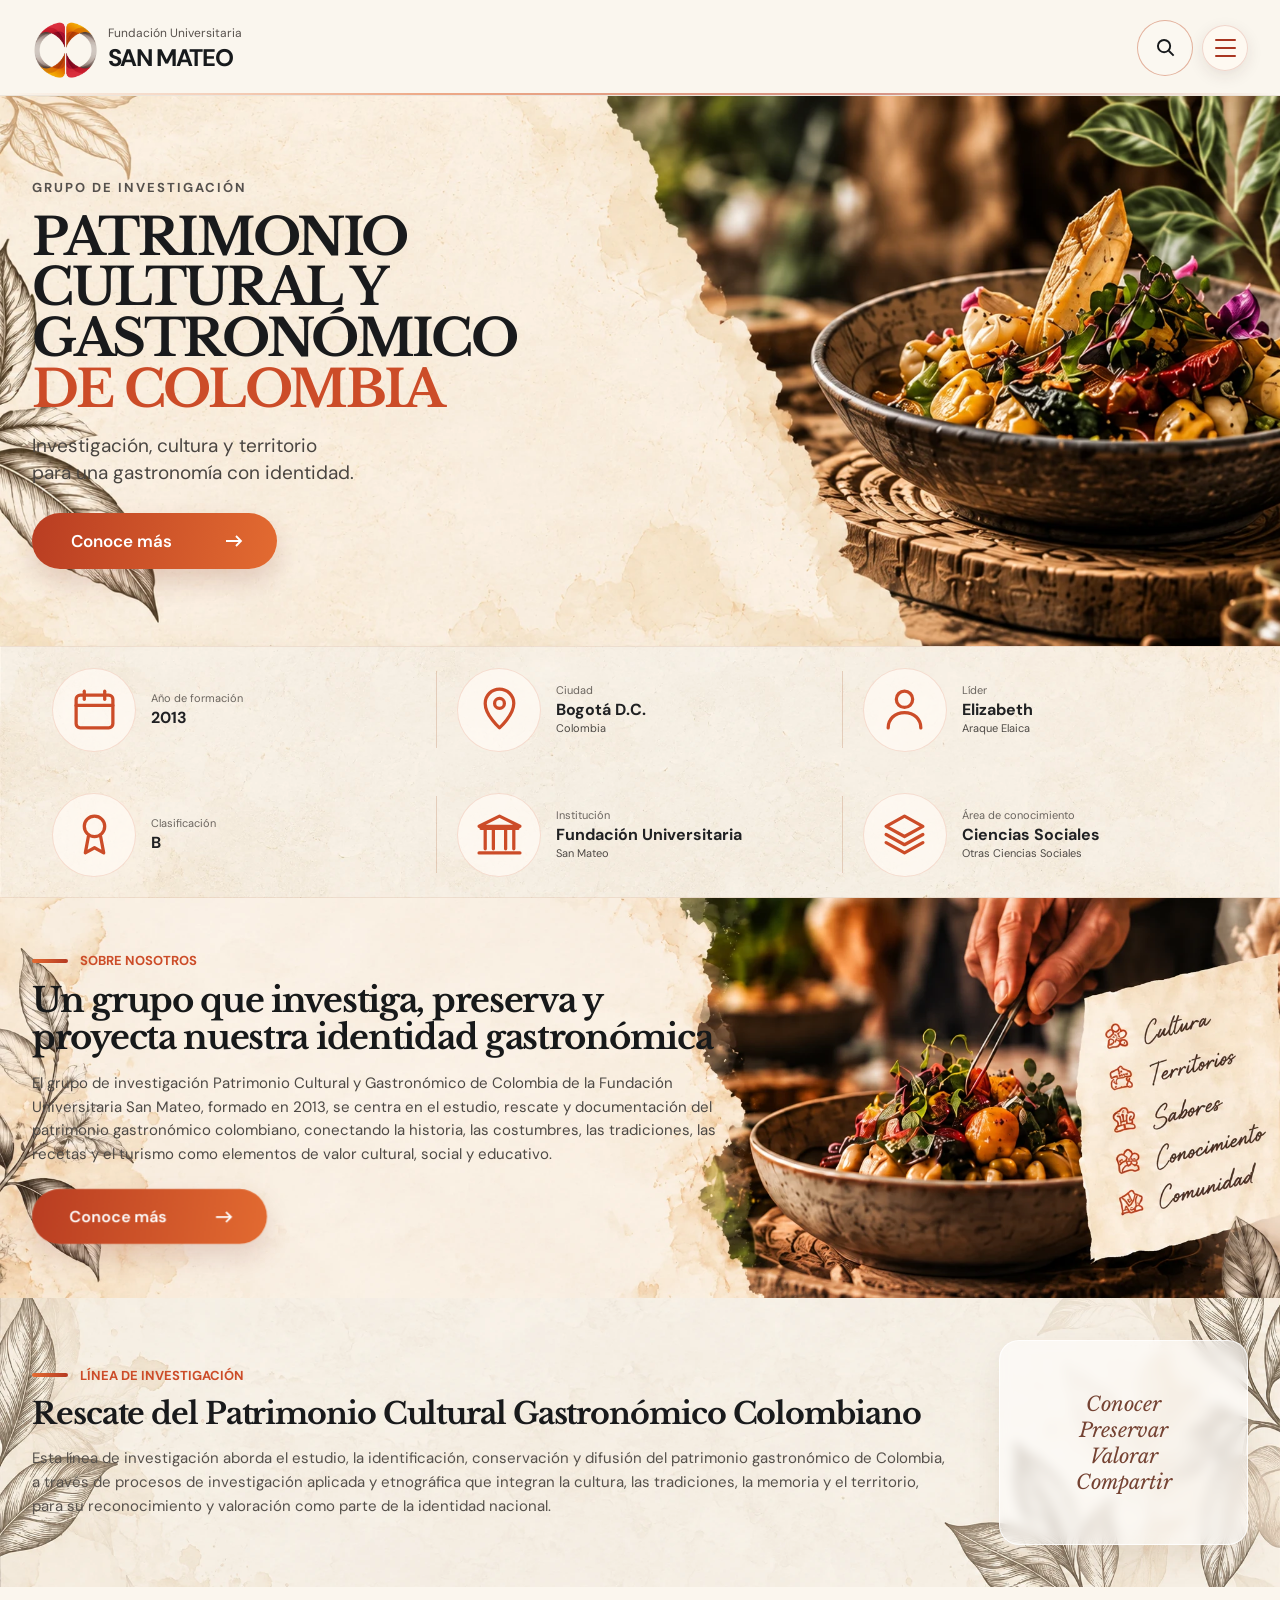
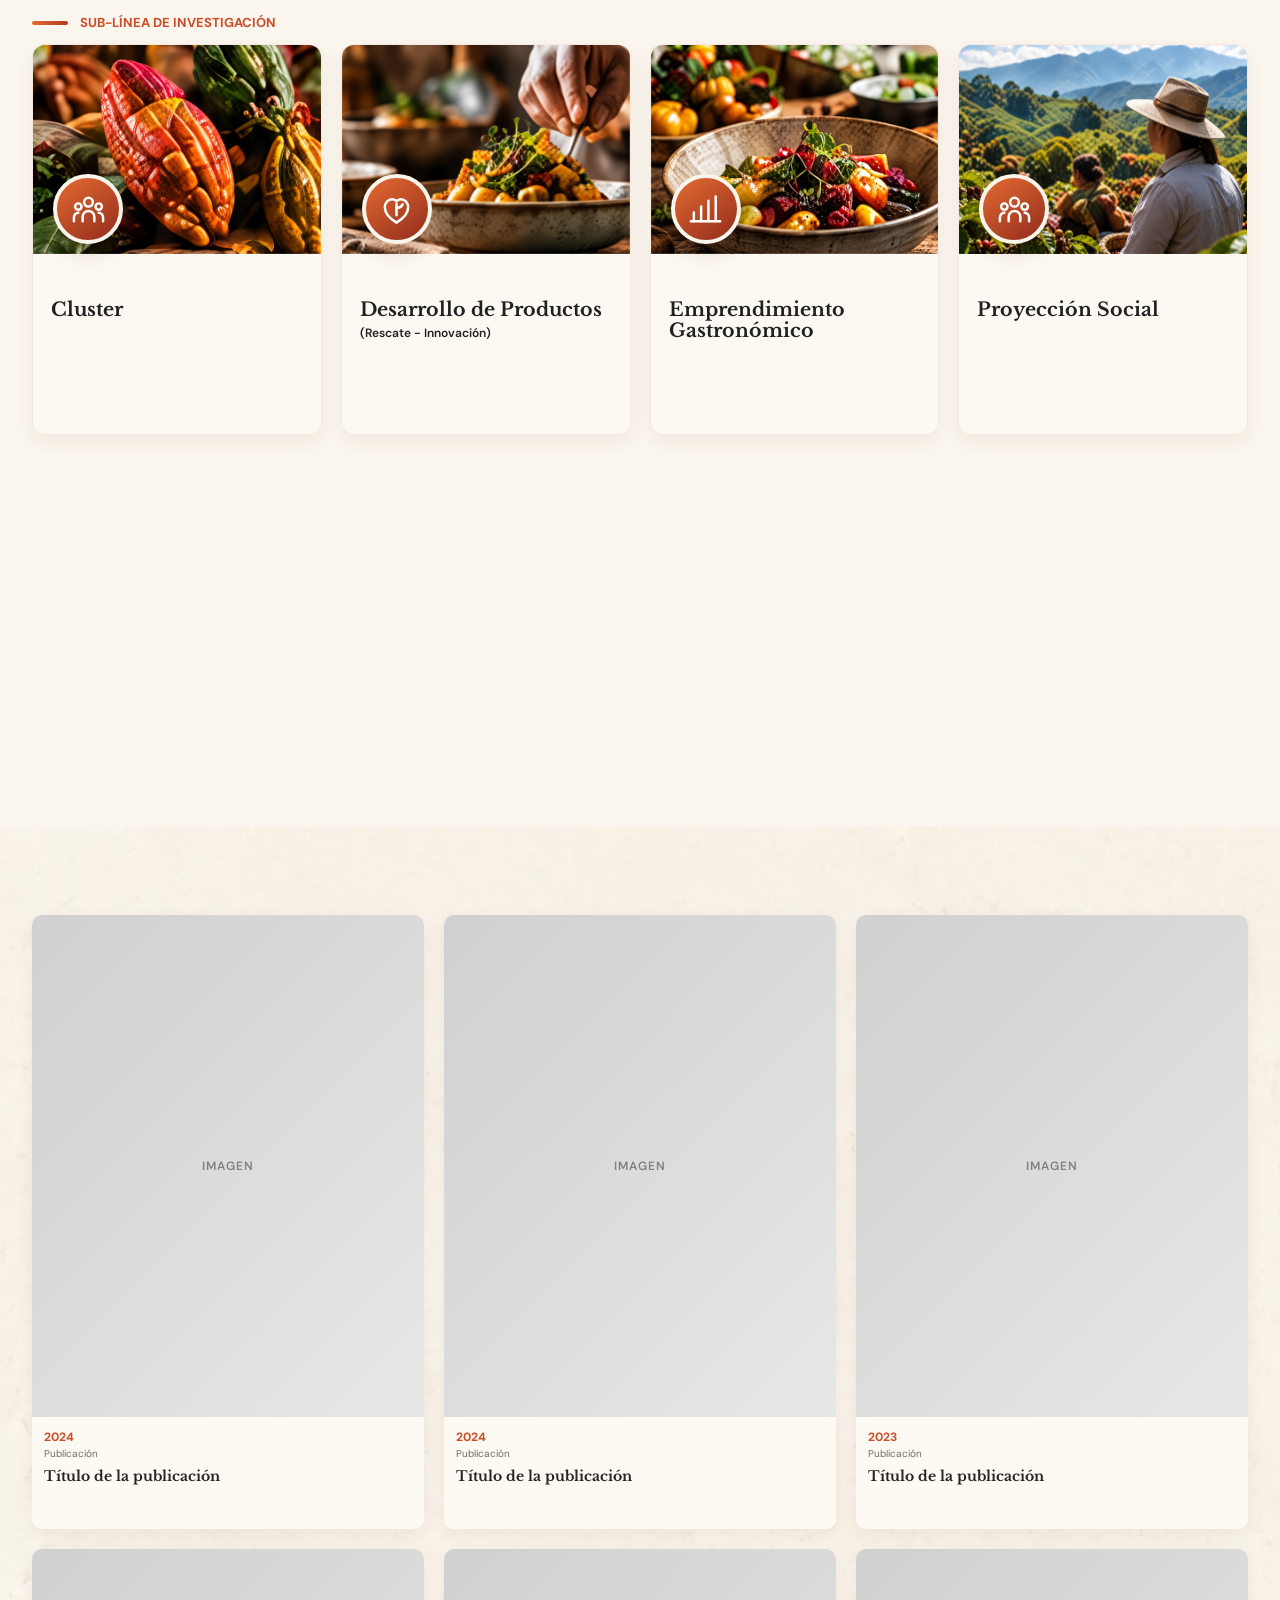
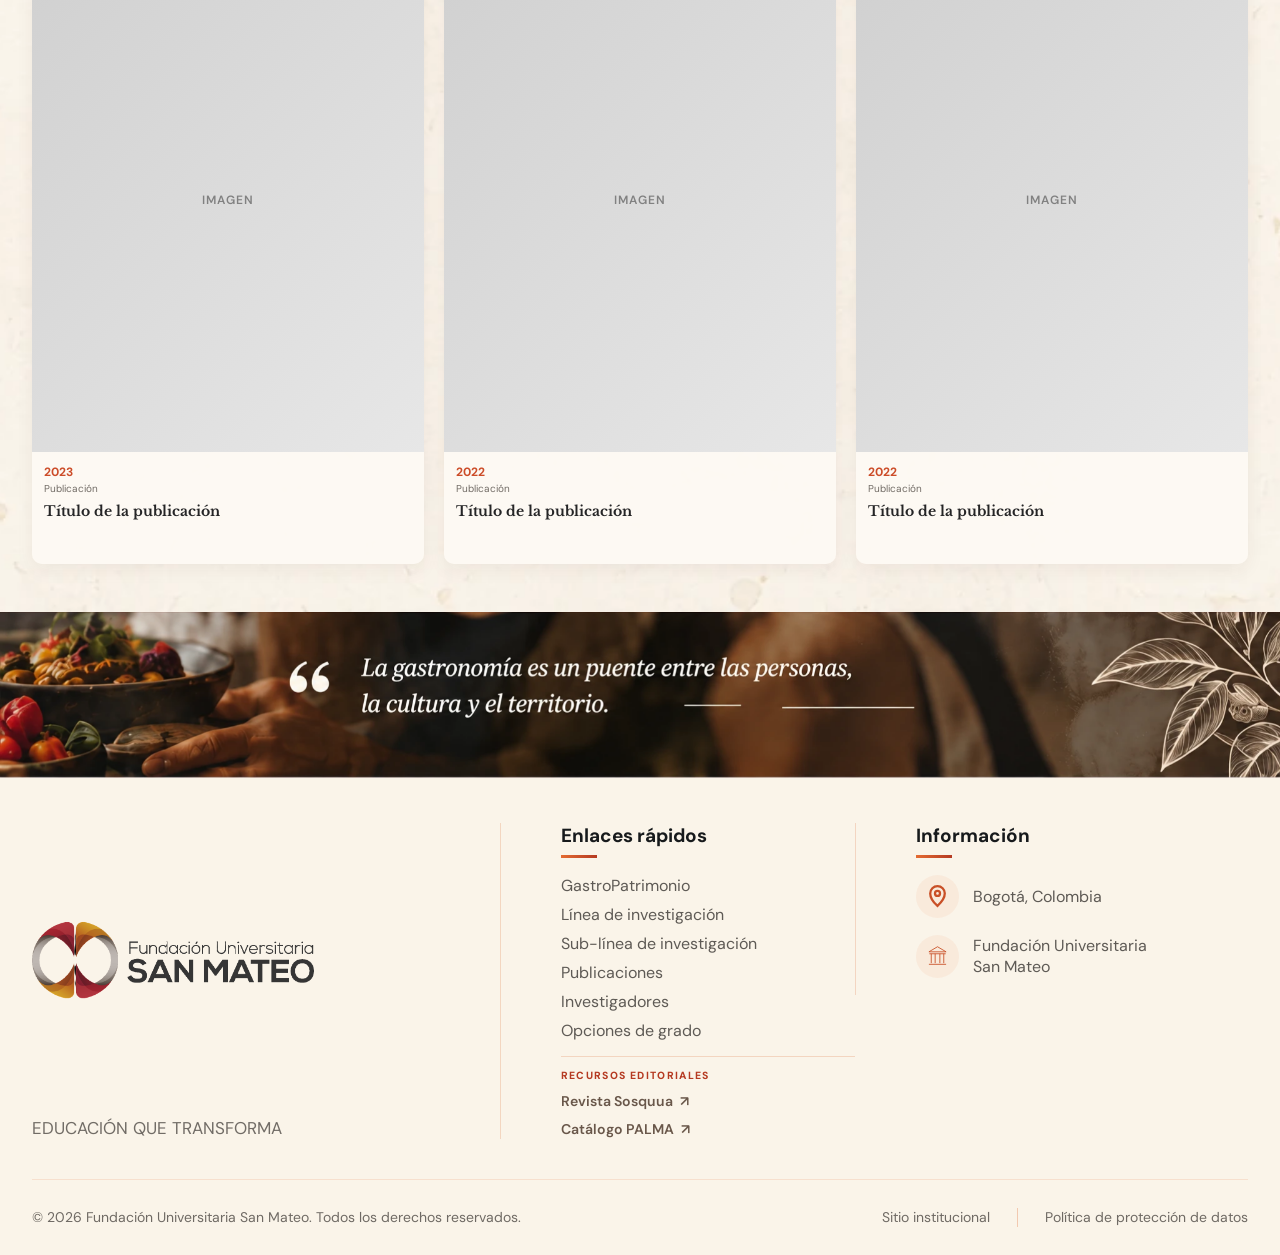
<file: el-seminario.html>
<!DOCTYPE html>

<html lang="es">
<head>
<meta charset="utf-8"/>
<meta content="width=device-width, initial-scale=1.0" name="viewport"/>
<meta content="Grupo de Investigación Patrimonio Cultural y Gastronómico de Colombia - Fundación Universitaria San Mateo" name="description"/>
<title>GastroPatrimonio | Grupo de investigación gastronómica</title>
<!-- =====================================================
     FAVICON
====================================================== -->
<link href="assets/logos/logo-seminario.webp?v=20261005" rel="icon" sizes="32x32" type="image/png"/>
<link href="assets/logos/logo-seminario.webp?v=20261005" rel="icon" sizes="16x16" type="image/png"/>
<link href="assets/logos/logo-seminario.webp?v=20261005" rel="shortcut icon" type="image/png"/>
<link href="assets/logos/logo-seminario.webp?v=20261005" rel="apple-touch-icon"/>
<meta content="#faf5ec" name="theme-color"/>
<!-- GOOGLE FONTS -->
<link href="https://fonts.googleapis.com" rel="preconnect"/>
<link crossorigin="" href="https://fonts.gstatic.com" rel="preconnect"/>
<link href="https://fonts.googleapis.com/css2?family=DM+Sans:wght@300;400;500;600;700&amp;family=Libre+Baskerville:ital,wght@0,400;0,700;1,400&amp;display=swap" rel="stylesheet"/>
<!--
        EXACTAMENTE COMO EN INICIO:
        activa el estado inicial antes de cargar CSS
    -->
<script>
        document.documentElement.classList.add("js");
    </script>
<!-- CSS GLOBAL -->
<link href="./css/styles.css" rel="stylesheet"/>
<!-- CSS DE ESTA PÁGINA -->
<link href="./css/seminario.css" rel="stylesheet"/><link href="css/responsive-enhancements.css" rel="stylesheet"/>
 <link href="css/v6-enhancements.css" rel="stylesheet"/>
<link href="css/v7-refinements.css" rel="stylesheet"/>
<link href="css/v8-refinements.css" rel="stylesheet"/>
<link href="css/v9-refinements.css" rel="stylesheet"/><link href="css/v10-refinements.css" rel="stylesheet"/>
<link href="css/v11-refinements.css" rel="stylesheet"/>
 <link href="css/v14-motion-refinements.css" rel="stylesheet"/>
<link href="css/v16-final-fixes.css" rel="stylesheet"/><link href="css/v17-final-polish.css" rel="stylesheet"/>
  <link href="css/v19-responsive-banners.css" rel="stylesheet"/>
  <link href="css/v20-responsive-polish.css" rel="stylesheet"/>
  <link href="css/v21-featured-mobile-titles.css" rel="stylesheet"/>
  <link href="css/v22-unified-responsive.css" rel="stylesheet"/>
  <link href="css/v23-global-mobile-polish.css" rel="stylesheet"/>
</head>
<body class="seminario-page">
<!-- =====================================================
         PARTÍCULAS
    ====================================================== -->
<div aria-hidden="true" class="particles" id="particles"></div>
<!-- =====================================================
         HEADER
    ====================================================== -->
<header class="header" id="header">
<div class="container header__container">
<!-- LOGO -->
<a aria-label="Ir al inicio" class="brand" href="./index.html">
<img alt="Fundación Universitaria San Mateo" class="brand__logo" src="./assets/logos/logo-seminario.webp"/>
<div class="brand__text">
<span>
                        Fundación Universitaria
                    </span>
<strong>
                        SAN MATEO
                    </strong>
</div>
</a>
<!-- NAVEGACIÓN -->
<nav aria-label="Navegación principal" class="navigation" id="navigation"><div class="navigation__mobile-title"><span>MENÚ</span><strong>GASTROPATRIMONIO</strong></div><a class="navigation__link" href="index.html"><span>GastroPatrimonio</span></a><a class="navigation__link" href="linea-investigacion.html"><span>Línea de investigación</span></a><a class="navigation__link" href="sublinea-investigacion.html"><span>Sub-línea de investigación</span></a><a class="navigation__link" href="publicaciones.html"><span>Publicaciones</span></a><a class="navigation__link" href="investigadores.html"><span>Investigadores</span></a><a class="navigation__link" href="opciones-de-grado.html"><span>Opciones de grado</span></a></nav>
<!-- ACCIONES -->
<div class="header__actions">
<button aria-label="Buscar" class="search-button" id="searchButton" type="button">
<svg viewbox="0 0 24 24">
<circle cx="10.5" cy="10.5" r="6.4"></circle>
<path d="M15.4 15.4L20.5 20.5"></path>
</svg>
</button>
<button aria-controls="navigation" aria-expanded="false" aria-label="Abrir menú" class="menu-button" id="menuButton" type="button">
<span></span>
<span></span>
<span></span>
</button>
</div>
</div>
</header>
<!-- =====================================================
         BACKDROP MENÚ
    ====================================================== -->
<button aria-label="Cerrar menú" class="menu-backdrop" id="menuBackdrop" tabindex="-1" type="button"></button>
<!-- =====================================================
         BUSCADOR
    ====================================================== -->
<div class="search-overlay" id="searchOverlay">
<div class="search-box">
<button aria-label="Cerrar buscador" class="search-box__close" id="closeSearch" type="button">
                ×
            </button>
<span class="search-box__eyebrow">
                GASTROPATRIMONIO
            </span>
<h2>
                ¿Qué deseas encontrar?
            </h2>
<div class="search-box__field">
<svg viewbox="0 0 24 24">
<circle cx="10.5" cy="10.5" r="6.4"></circle>
<path d="M15.4 15.4L20.5 20.5"></path>
</svg>
<input autocomplete="off" id="searchInput" placeholder="Buscar..." type="search"/>
</div>
<div class="search-results" id="searchResults"><a data-search="grupo gastronomía patrimonio cultura investigación" href="index.html">GastroPatrimonio</a><a data-search="línea investigacion gastronomía patrimonio" href="linea-investigacion.html">Línea de investigación</a><a data-search="sub línea investigacion gastronómica" href="sublinea-investigacion.html">Sub-línea de investigación</a><a data-search="opciones de grado trabajo investigación ayudantía pasantía seminario" href="opciones-de-grado.html">Opciones de grado</a><a data-search="publicaciones libros artículos revista científica Sosquua" href="publicaciones.html">Publicaciones</a><a data-search="investigadores docentes equipo grupo gastronomía" href="investigadores.html">Investigadores</a></div>
</div>
</div>
<!-- =====================================================
         MAIN
    ====================================================== -->
<main class="seminario-main">
<!-- =================================================
             BANNER
        ================================================== -->
<section class="seminario-hero">
<div class="container seminario-hero__container">
<div class="seminario-hero__content">
<!-- equivalente al eyebrow de Inicio -->
<span class="seminario-kicker">
                        GRUPO DE INVESTIGACIÓN
                    </span>
<!-- equivalente al title de Inicio -->
<h1 class="seminario-hero__title">

                        PATRIMONIO
                        <br/>

                        CULTURAL Y
                        <br/>

                        GASTRONÓMICO
                        <br/>
<span>
                            DE COLOMBIA
                        </span>
</h1>
<!-- equivalente al subtitle de Inicio -->
<p class="seminario-hero__subtitle">

                        Investigación, cultura y territorio
                        <br/>

                        para una gastronomía con identidad.

                    </p>
<!--
                        MISMO floating-button DE INICIO
                    -->
<a class="main-button floating-button seminario-hero__button" href="#sobre-nosotros">
<span>
                            Conoce más
                        </span>
<svg viewbox="0 0 24 24">
<path d="M4 12H19"></path>
<path d="M14 7L19 12L14 17"></path>
</svg>
</a>
</div>
</div>
</section>
<!-- =================================================
             INFORMACIÓN DEL GRUPO
        ================================================== -->
<section class="seminario-stats">
<div class="container seminario-stats__grid">
<!-- AÑO -->
<article class="seminario-stat reveal" data-reveal="up">
<div class="seminario-stat__icon">
<svg viewbox="0 0 24 24">
<rect height="16" rx="2" width="18" x="3" y="5"></rect>
<path d="M7 3V7"></path>
<path d="M17 3V7"></path>
<path d="M3 10H21"></path>
</svg>
</div>
<div class="seminario-stat__text">
<span>
                            Año de formación
                        </span>
<strong>
                            2013
                        </strong>
</div>
</article>
<!-- CIUDAD -->
<article class="seminario-stat reveal" data-delay="1" data-reveal="up">
<div class="seminario-stat__icon">
<svg viewbox="0 0 24 24">
<path d="M12 21s7-6.2 7-12a7 7 0 1 0-14 0c0 5.8 7 12 7 12z"></path>
<circle cx="12" cy="9" r="2.4"></circle>
</svg>
</div>
<div class="seminario-stat__text">
<span>
                            Ciudad
                        </span>
<strong>
                            Bogotá D.C.
                        </strong>
<small>
                            Colombia
                        </small>
</div>
</article>
<!-- LÍDER -->
<article class="seminario-stat reveal" data-delay="2" data-reveal="up">
<div class="seminario-stat__icon">
<svg viewbox="0 0 24 24">
<circle cx="12" cy="7" r="4"></circle>
<path d="M4 21C4 16.8 7.2 13.5 12 13.5C16.8 13.5 20 16.8 20 21"></path>
</svg>
</div>
<div class="seminario-stat__text">
<span>
                            Líder
                        </span>
<strong>
                            Elizabeth
                        </strong>
<small>
                            Araque Elaica
                        </small>
</div>
</article>
<!-- CLASIFICACIÓN -->
<article class="seminario-stat reveal" data-delay="3" data-reveal="up">
<div class="seminario-stat__icon">
<svg viewbox="0 0 24 24">
<circle cx="12" cy="8" r="5"></circle>
<path d="M9 13L7.5 21L12 18.5L16.5 21L15 13"></path>
</svg>
</div>
<div class="seminario-stat__text">
<span>
                            Clasificación
                        </span>
<strong>
                            B
                        </strong>
</div>
</article>
<!-- INSTITUCIÓN -->
<article class="seminario-stat reveal" data-reveal="up">
<div class="seminario-stat__icon">
<svg viewbox="0 0 24 24">
<path d="M3 9H21"></path>
<path d="M5 9V19"></path>
<path d="M9 9V19"></path>
<path d="M15 9V19"></path>
<path d="M19 9V19"></path>
<path d="M2 21H22"></path>
<path d="M12 3L2 8H22L12 3Z"></path>
</svg>
</div>
<div class="seminario-stat__text">
<span>
                            Institución
                        </span>
<strong>
                            Fundación Universitaria
                        </strong>
<small>
                            San Mateo
                        </small>
</div>
</article>
<!-- ÁREA -->
<article class="seminario-stat reveal" data-delay="1" data-reveal="up">
<div class="seminario-stat__icon">
<svg viewbox="0 0 24 24">
<path d="M12 3L21 8L12 13L3 8L12 3Z"></path>
<path d="M3 12L12 17L21 12"></path>
<path d="M3 16L12 21L21 16"></path>
</svg>
</div>
<div class="seminario-stat__text">
<span>
                            Área de conocimiento
                        </span>
<strong>
                            Ciencias Sociales
                        </strong>
<small>
                            Otras Ciencias Sociales
                        </small>
</div>
</article>
</div>
</section>
<!-- =================================================
             SOBRE NOSOTROS
        ================================================== -->
<section class="seminario-about" id="sobre-nosotros">
<div class="container seminario-about__container">
<div class="seminario-about__content reveal" data-reveal="left">
<div class="seminario-section-label">
<i></i>
<span>
                            SOBRE NOSOTROS
                        </span>
</div>
<h2>

                        Un grupo que investiga,
                        preserva y proyecta
                        nuestra identidad gastronómica

                    </h2>
<p>

                        El grupo de investigación Patrimonio Cultural y
                        Gastronómico de Colombia de la Fundación Universitaria
                        San Mateo, formado en 2013, se centra en el estudio,
                        rescate y documentación del patrimonio gastronómico
                        colombiano, conectando la historia, las costumbres,
                        las tradiciones, las recetas y el turismo como
                        elementos de valor cultural, social y educativo.

                    </p>
<a class="main-button main-button--small floating-button" href="#linea-investigacion">
<span>
                            Conoce más
                        </span>
<svg viewbox="0 0 24 24">
<path d="M4 12H19"></path>
<path d="M14 7L19 12L14 17"></path>
</svg>
</a>
</div>
</div>
</section>
<!-- =================================================
             LÍNEA DE INVESTIGACIÓN
        ================================================== -->
<section class="seminario-line" id="linea-investigacion">
<div class="container seminario-line__grid">
<div class="seminario-line__content reveal" data-reveal="left">
<div class="seminario-section-label">
<i></i>
<span>
                            LÍNEA DE INVESTIGACIÓN
                        </span>
</div>
<h2>

                        Rescate del Patrimonio Cultural
                        Gastronómico Colombiano

                    </h2>
<p>

                        Esta línea de investigación aborda el estudio,
                        la identificación, conservación y difusión del
                        patrimonio gastronómico de Colombia, a través de
                        procesos de investigación aplicada y etnográfica
                        que integran la cultura, las tradiciones, la memoria
                        y el territorio, para su reconocimiento y valoración
                        como parte de la identidad nacional.

                    </p>
</div>
<div class="seminario-line__words reveal" data-reveal="right">
<span>
                        Conocer
                    </span>
<span>
                        Preservar
                    </span>
<span>
                        Valorar
                    </span>
<span>
                        Compartir
                    </span>
</div>
</div>
</section>
<!-- =================================================
             SUB-LÍNEAS
        ================================================== -->
<section class="seminario-subline">
<div class="container">
<div class="seminario-section-label reveal" data-reveal="up">
<i></i>
<span>
                        SUB-LÍNEA DE INVESTIGACIÓN
                    </span>
</div>
<div class="seminario-subline__grid">
<!-- CLUSTER -->
<article class="seminario-card reveal" data-reveal="up">
<div class="seminario-card__image">
<img alt="Cluster gastronómico" loading="lazy" src="./assets/images/El-seminario/cluster.webp"/>
</div>
<div class="seminario-card__icon">
<svg viewbox="0 0 24 24">
<circle cx="12" cy="7" r="3"></circle>
<circle cx="5" cy="10" r="2.2"></circle>
<circle cx="19" cy="10" r="2.2"></circle>
<path d="M8 20V17C8 14.8 9.8 13 12 13C14.2 13 16 14.8 16 17V20"></path>
<path d="M2 20V17.5C2 15.6 3.4 14.2 5 14.2"></path>
<path d="M22 20V17.5C22 15.6 20.6 14.2 19 14.2"></path>
</svg>
</div>
<div class="seminario-card__body">
<h3>
                                Cluster
                            </h3>
<p>

                                Articulación de actores del sector
                                gastronómico para fortalecer procesos
                                de investigación, innovación y
                                desarrollo territorial.

                            </p>
</div>
</article>
<!-- DESARROLLO -->
<article class="seminario-card reveal" data-delay="1" data-reveal="up">
<div class="seminario-card__image">
<img alt="Desarrollo de productos" loading="lazy" src="./assets/images/El-seminario/desarrollo-productos.webp"/>
</div>
<div class="seminario-card__icon">
<svg viewbox="0 0 24 24">
<path d="M12 21C7 18 4 14.7 4 10.5C4 7.5 6.2 5 9 5C10.5 5 11.5 5.7 12 6.4C12.5 5.7 13.5 5 15 5C17.8 5 20 7.5 20 10.5C20 14.7 17 18 12 21Z"></path>
<path d="M12 16V8"></path>
<path d="M12 11C14 11 15.4 10 16.2 8.5"></path>
</svg>
</div>
<div class="seminario-card__body">
<h3>

                                Desarrollo de Productos
                                <br/>
<small>
                                    (Rescate - Innovación)
                                </small>
</h3>
<p>

                                Investigación y creación de productos
                                gastronómicos que rescatan la tradición
                                e incorporan elementos de innovación.

                            </p>
</div>
</article>
<!-- EMPRENDIMIENTO -->
<article class="seminario-card reveal" data-delay="2" data-reveal="up">
<div class="seminario-card__image">
<img alt="Emprendimiento gastronómico" loading="lazy" src="./assets/images/El-seminario/emprendimiento.webp"/>
</div>
<div class="seminario-card__icon">
<svg viewbox="0 0 24 24">
<path d="M4 20V14"></path>
<path d="M9 20V10"></path>
<path d="M14 20V6"></path>
<path d="M19 20V3"></path>
<path d="M2 20H22"></path>
</svg>
</div>
<div class="seminario-card__body">
<h3>

                                Emprendimiento
                                <br/>
                                Gastronómico

                            </h3>
<p>

                                Generación de conocimiento para el
                                fortalecimiento de iniciativas y modelos
                                de negocio en torno a la gastronomía.

                            </p>
</div>
</article>
<!-- PROYECCIÓN -->
<article class="seminario-card reveal" data-delay="3" data-reveal="up">
<div class="seminario-card__image">
<img alt="Proyección social" loading="lazy" src="./assets/images/El-seminario/proyeccion-social.webp"/>
</div>
<div class="seminario-card__icon">
<svg viewbox="0 0 24 24">
<circle cx="12" cy="7" r="3"></circle>
<circle cx="5" cy="10" r="2.2"></circle>
<circle cx="19" cy="10" r="2.2"></circle>
<path d="M8 20V17C8 14.8 9.8 13 12 13C14.2 13 16 14.8 16 17V20"></path>
<path d="M2 20V17.5C2 15.6 3.4 14.2 5 14.2"></path>
<path d="M22 20V17.5C22 15.6 20.6 14.2 19 14.2"></path>
</svg>
</div>
<div class="seminario-card__body">
<h3>
                                Proyección Social
                            </h3>
<p>

                                Transferencia de conocimiento a comunidades
                                y territorios, contribuyendo al desarrollo
                                social, cultural y turístico.

                            </p>
</div>
</article>
</div>
</div>
</section>
<!-- =================================================
             COLABORADORES
        ================================================== -->
<section class="seminario-collaborators">
<div class="container">
<div class="seminario-section-heading">
<div class="seminario-section-label reveal" data-reveal="left">
<i></i>
<span>
                            COLABORADORES
                        </span>
</div>
<a class="seminario-text-link reveal" data-reveal="right" href="./investigadores.html">

                        Conoce nuestro equipo

                        <span>
                            →
                        </span>
</a>
</div>
<div class="seminario-collaborators__grid">
<article class="seminario-collaborator-placeholder reveal" data-reveal="left">
<div class="seminario-placeholder-icon">
<svg viewbox="0 0 24 24">
<circle cx="12" cy="8" r="4"></circle>
<path d="M4 21C4 16.8 7.2 13.5 12 13.5C16.8 13.5 20 16.8 20 21"></path>
</svg>
</div>
<span>
                            Espacio para colaborador
                        </span>
</article>
<article class="seminario-collaborator-placeholder reveal" data-reveal="right">
<div class="seminario-placeholder-icon">
<svg viewbox="0 0 24 24">
<circle cx="12" cy="8" r="4"></circle>
<path d="M4 21C4 16.8 7.2 13.5 12 13.5C16.8 13.5 20 16.8 20 21"></path>
</svg>
</div>
<span>
                            Espacio para colaborador
                        </span>
</article>
</div>
</div>
</section>
<!-- =================================================
             PUBLICACIONES
        ================================================== -->
<section class="seminario-publications">
<div class="container">
<div class="seminario-section-heading">
<div class="seminario-section-label reveal" data-reveal="left">
<i></i>
<span>
                            PUBLICACIONES DESTACADAS
                        </span>
</div>
<a class="seminario-text-link reveal" data-reveal="right" href="./publicaciones.html">

                        Ver todas las publicaciones

                        <span>
                            →
                        </span>
</a>
</div>
<div class="seminario-publications__grid">
<article class="seminario-publication reveal" data-reveal="up">
<div class="seminario-publication__placeholder">
<span>
                                Imagen
                            </span>
</div>
<div class="seminario-publication__content">
<span class="seminario-publication__year">
                                2024
                            </span>
<span class="seminario-publication__type">
                                Publicación
                            </span>
<h3>
                                Título de la publicación
                            </h3>
</div>
</article>
<article class="seminario-publication reveal" data-delay="1" data-reveal="up">
<div class="seminario-publication__placeholder">
<span>
                                Imagen
                            </span>
</div>
<div class="seminario-publication__content">
<span class="seminario-publication__year">
                                2024
                            </span>
<span class="seminario-publication__type">
                                Publicación
                            </span>
<h3>
                                Título de la publicación
                            </h3>
</div>
</article>
<article class="seminario-publication reveal" data-delay="2" data-reveal="up">
<div class="seminario-publication__placeholder">
<span>
                                Imagen
                            </span>
</div>
<div class="seminario-publication__content">
<span class="seminario-publication__year">
                                2023
                            </span>
<span class="seminario-publication__type">
                                Publicación
                            </span>
<h3>
                                Título de la publicación
                            </h3>
</div>
</article>
<article class="seminario-publication reveal" data-delay="3" data-reveal="up">
<div class="seminario-publication__placeholder">
<span>
                                Imagen
                            </span>
</div>
<div class="seminario-publication__content">
<span class="seminario-publication__year">
                                2023
                            </span>
<span class="seminario-publication__type">
                                Publicación
                            </span>
<h3>
                                Título de la publicación
                            </h3>
</div>
</article>
<article class="seminario-publication reveal" data-reveal="up">
<div class="seminario-publication__placeholder">
<span>
                                Imagen
                            </span>
</div>
<div class="seminario-publication__content">
<span class="seminario-publication__year">
                                2022
                            </span>
<span class="seminario-publication__type">
                                Publicación
                            </span>
<h3>
                                Título de la publicación
                            </h3>
</div>
</article>
<article class="seminario-publication reveal" data-delay="1" data-reveal="up">
<div class="seminario-publication__placeholder">
<span>
                                Imagen
                            </span>
</div>
<div class="seminario-publication__content">
<span class="seminario-publication__year">
                                2022
                            </span>
<span class="seminario-publication__type">
                                Publicación
                            </span>
<h3>
                                Título de la publicación
                            </h3>
</div>
</article>
</div>
</div>
</section>
<!-- =================================================
             BANNER FINAL
        ================================================== -->
<section class="seminario-final-banner reveal" data-reveal="up">
<img alt="La gastronomía es un puente entre las personas, la cultura y el territorio" src="./assets/images/El-seminario/Banner-final.webp"/>
</section>
</main>
<!-- =====================================================
         FOOTER
    ====================================================== -->
<footer class="footer">
<div class="container footer__grid">
<div class="footer__brand footer-reveal">
<img alt="Fundación Universitaria San Mateo" src="./assets/logos/logo-footer.webp"/>
<span>
                    EDUCACIÓN QUE TRANSFORMA
                </span>
</div>
<div class="footer__column footer-reveal">
<h3>Enlaces rápidos</h3>
<a href="index.html">GastroPatrimonio</a>
<a href="linea-investigacion.html">Línea de investigación</a>
<a href="sublinea-investigacion.html">Sub-línea de investigación</a>
<a href="publicaciones.html">Publicaciones</a>
<a href="investigadores.html">Investigadores</a>
<a href="opciones-de-grado.html">Opciones de grado</a>
<div class="footer__resource-links">
<span class="footer__subheading">Recursos editoriales</span>
<a href="https://cipres.sanmateo.edu.co/ojs/index.php/sosquua/issue/view/232" target="_blank" rel="noopener noreferrer">Revista Sosquua <span aria-hidden="true">↗</span></a>
<a href="https://cipres.sanmateo.edu.co/ojs/index.php/libros/issue/archive" target="_blank" rel="noopener noreferrer">Catálogo PALMA <span aria-hidden="true">↗</span></a>
</div>
</div>
<div class="footer__column footer-reveal">
<h3>
                    Información
                </h3>
<div class="footer__info">
<div class="footer__info-icon">
<svg viewbox="0 0 24 24">
<path d="M12 21s7-6.2 7-12a7 7 0 1 0-14 0c0 5.8 7 12 7 12z"></path>
<circle cx="12" cy="9" r="2.4"></circle>
</svg>
</div>
<span>
                        Bogotá, Colombia
                    </span>
</div>
<div class="footer__info">
<div class="footer__info-icon">
<svg viewbox="0 0 64 64">
<path d="M11 25H53"></path>
<path d="M16 25V49"></path>
<path d="M26 25V49"></path>
<path d="M38 25V49"></path>
<path d="M48 25V49"></path>
<path d="M10 52H54"></path>
<path d="M32 7L10 20H54L32 7Z"></path>
</svg>
</div>
<span>

                        Fundación Universitaria
                        <br/>
                        San Mateo

                    </span>
</div>
</div>
</div>
<div class="container footer__bottom">
<p>

                © <span id="year">2026</span>
                Fundación Universitaria San Mateo.
                Todos los derechos reservados.

            </p>
<div class="footer__legal">
<a href="https://www.sanmateo.edu.co/" target="_blank" rel="noopener noreferrer">Sitio institucional</a>
<i></i>
<a href="https://www.sanmateo.edu.co/docs/politica_proteccion.pdf" target="_blank" rel="noopener noreferrer">Política de protección de datos</a>
</div>
</div>
</footer>
<!-- =====================================================
         VOLVER ARRIBA
    ====================================================== -->
<button aria-label="Volver al inicio" class="back-to-top" id="backToTop" type="button">
<svg viewbox="0 0 24 24">
<path d="M12 19V5"></path>
<path d="M6 11L12 5L18 11"></path>
</svg>
</button>
<!--
        MAIN.JS ES EL MISMO DE INICIO.
        AHÍ ESTÁN LAS ANIMACIONES DE:
        - page-ready
        - header
        - menu
        - reveal
        - footer
        - partículas
        - volver arriba
    -->
<script src="./js/main.js"></script>
<!-- JS EXCLUSIVO DEL SEMINARIO -->
<script src="./js/seminario.js"></script>
<script defer src="js/site-motion.js"></script>
<script defer src="js/v6-interactions.js"></script>
<script src="js/menu-sync.js"></script>
</body>
</html>
</file>
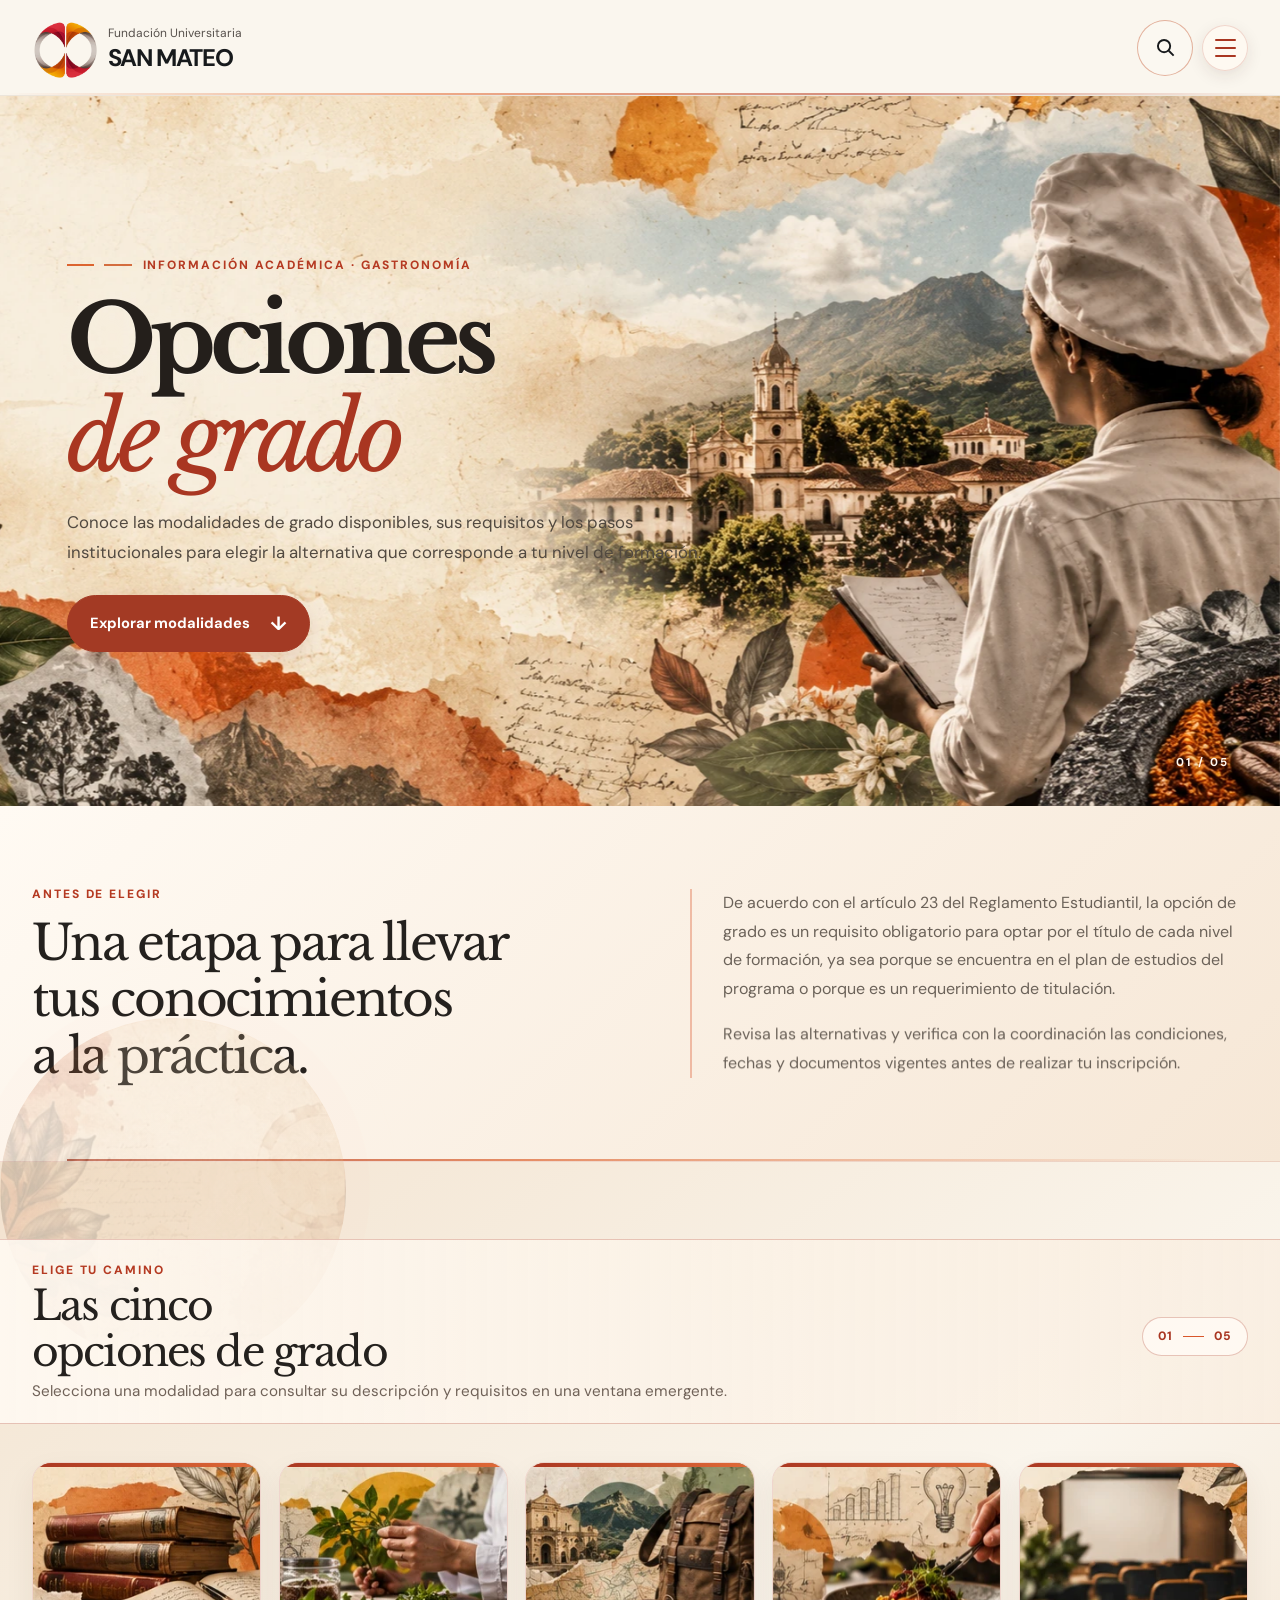
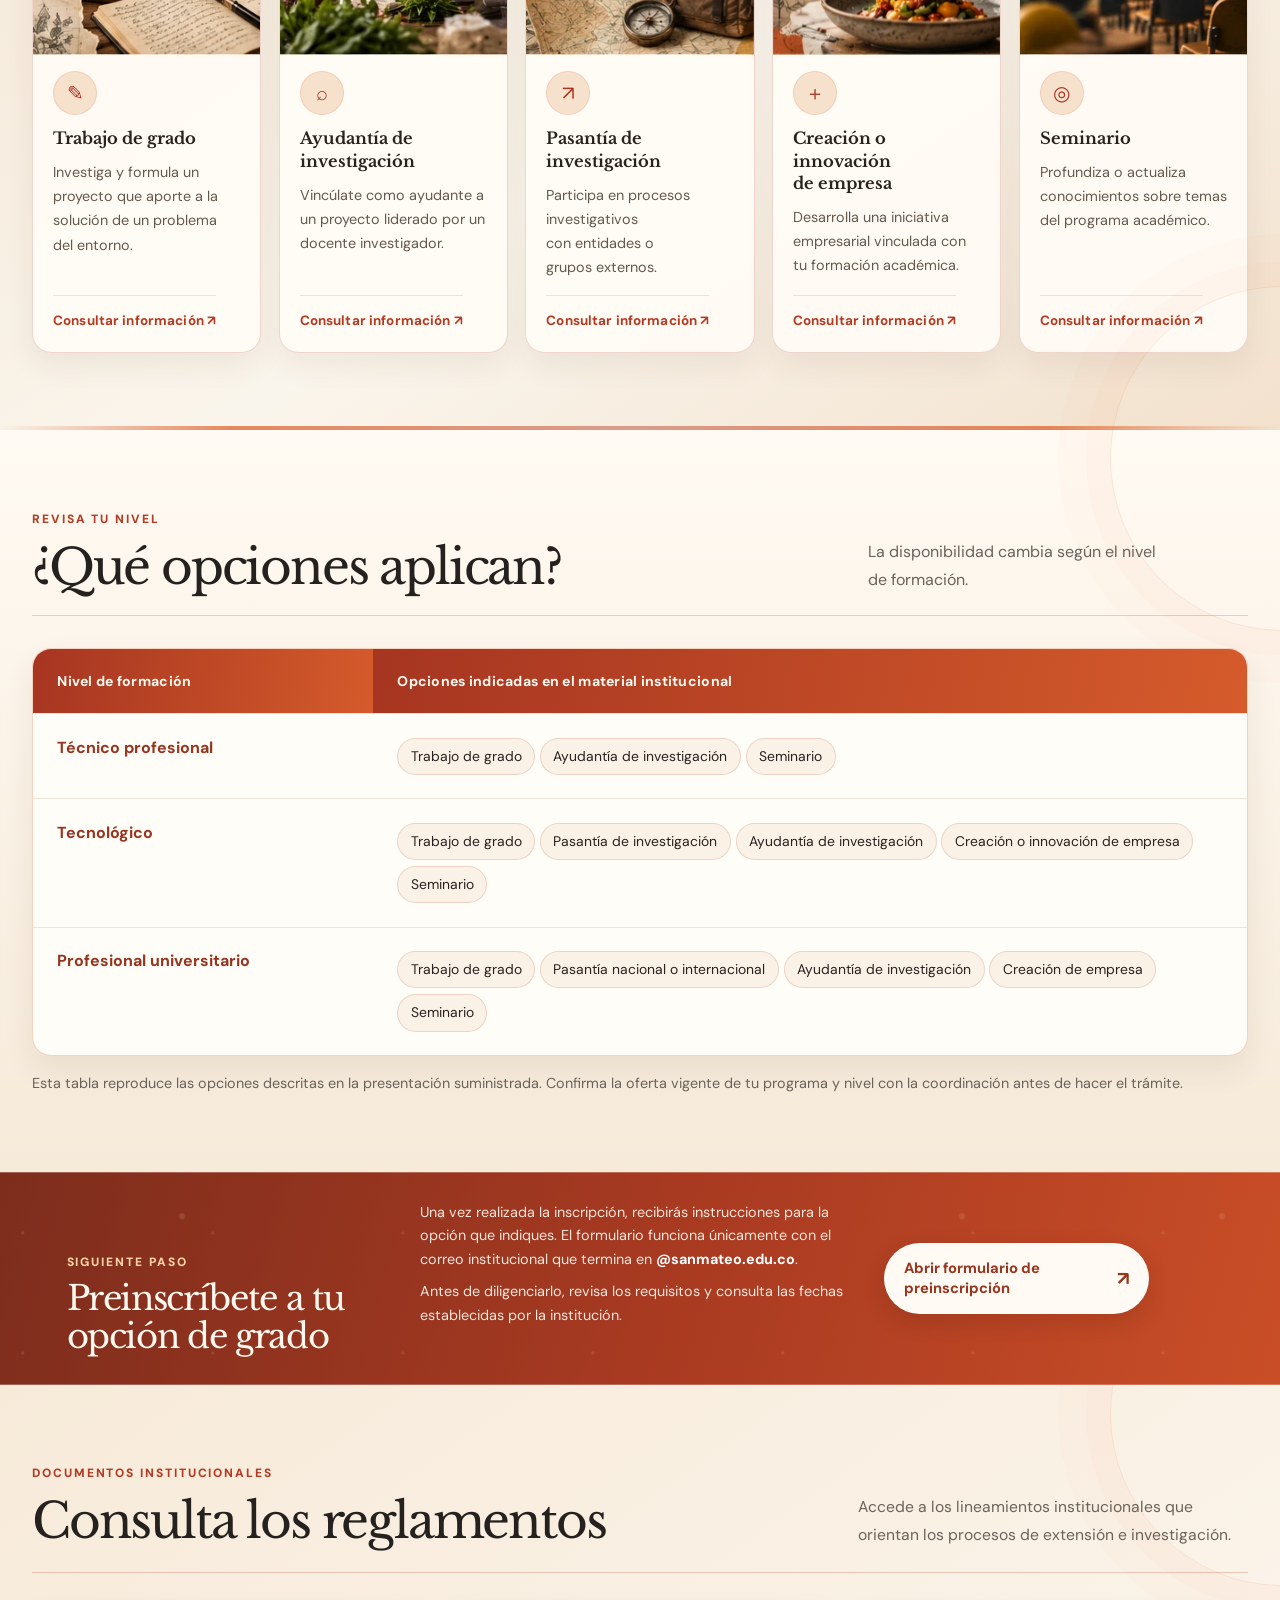
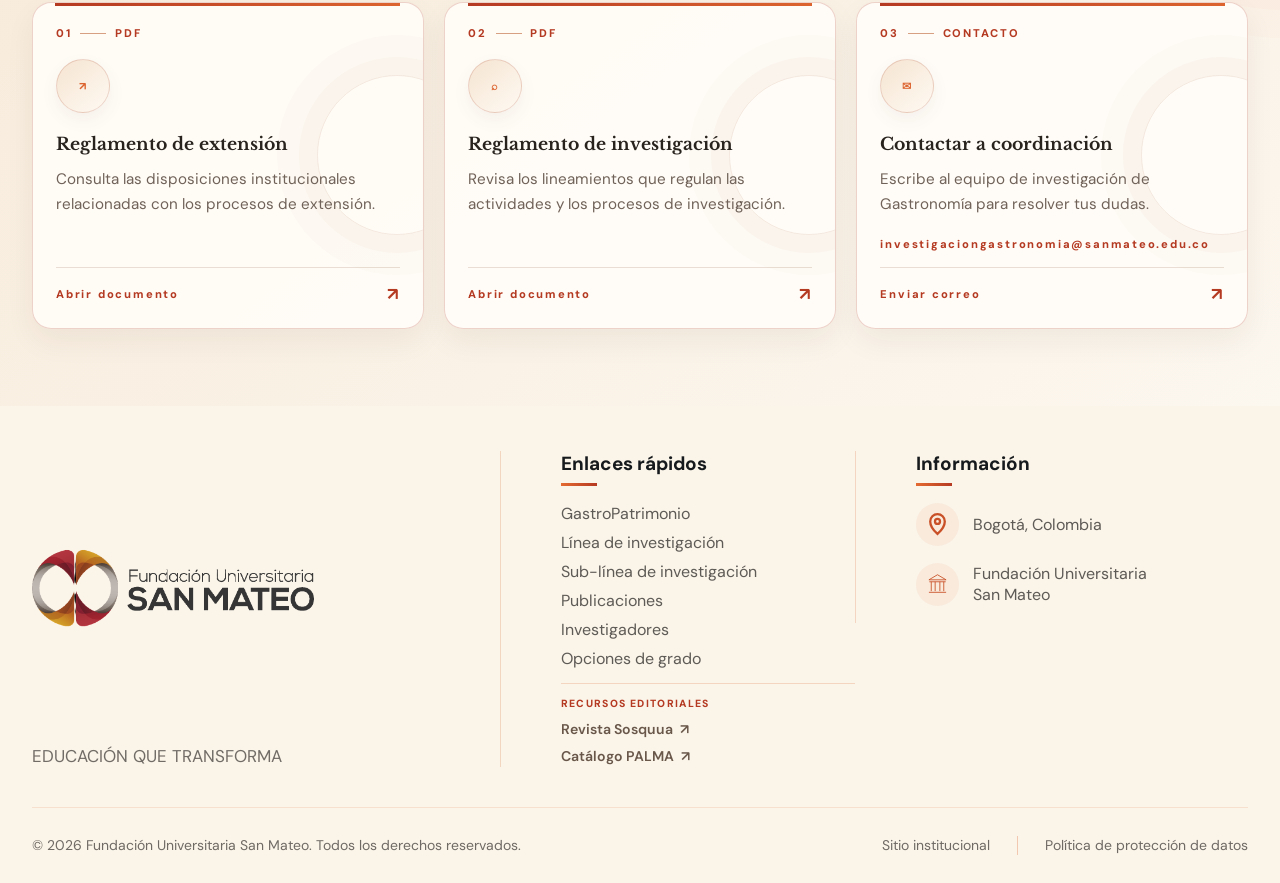
<file: opciones-de-grado.html>
<!DOCTYPE html>

<html lang="es">
<head>
<meta charset="utf-8"/>
<meta content="width=device-width, initial-scale=1.0" name="viewport"/>
<meta content="Conoce las opciones de grado del programa de Gastronomía de la Fundación Universitaria San Mateo, sus requisitos, modalidades y enlaces institucionales." name="description"/>
<title>Opciones de grado | GastroPatrimonio</title>
<!-- =====================================================
     FAVICON
====================================================== -->
<link href="assets/logos/logo-seminario.webp?v=20261005" rel="icon" sizes="32x32" type="image/png"/>
<link href="assets/logos/logo-seminario.webp?v=20261005" rel="icon" sizes="16x16" type="image/png"/>
<link href="assets/logos/logo-seminario.webp?v=20261005" rel="shortcut icon" type="image/png"/>
<link href="assets/logos/logo-seminario.webp?v=20261005" rel="apple-touch-icon"/>
<meta content="#faf5ec" name="theme-color"/>
<link href="assets/logos/logo-seminario.webp" rel="icon" type="image/png"/>
<link href="https://fonts.googleapis.com" rel="preconnect"/>
<link crossorigin="" href="https://fonts.gstatic.com" rel="preconnect"/>
<link href="https://fonts.googleapis.com/css2?family=DM+Sans:wght@300;400;500;600;700&amp;family=Libre+Baskerville:ital,wght@0,400;0,700;1,400&amp;display=swap" rel="stylesheet"/>
<script>
        document.documentElement.classList.add("js");
    </script>
<link href="css/styles.css" rel="stylesheet"/><link href="css/opciones-grado.css" rel="stylesheet"/><link href="css/responsive-enhancements.css" rel="stylesheet"/>
 <link href="css/v6-enhancements.css" rel="stylesheet"/>
<link href="css/v7-refinements.css" rel="stylesheet"/>
<link href="css/v8-refinements.css" rel="stylesheet"/>
<link href="css/v9-refinements.css" rel="stylesheet"/><link href="css/v10-refinements.css" rel="stylesheet"/>
<link href="css/v11-refinements.css" rel="stylesheet"/>
 <link href="css/v14-motion-refinements.css" rel="stylesheet"/>
<link href="css/opciones-grado-v15.css" rel="stylesheet"/>
<link href="css/v16-final-fixes.css" rel="stylesheet"/><link href="css/v17-final-polish.css" rel="stylesheet"/>
  <link href="css/v19-responsive-banners.css" rel="stylesheet"/>
  <link href="css/v20-responsive-polish.css" rel="stylesheet"/>
  <link href="css/v21-featured-mobile-titles.css" rel="stylesheet"/>
  <link href="css/v22-unified-responsive.css" rel="stylesheet"/>
  <link href="css/v23-global-mobile-polish.css" rel="stylesheet"/>
</head>
<body>
<!-- PARTÍCULAS -->
<div aria-hidden="true" class="particles" id="particles"></div>
<!-- HEADER -->
<header class="header" id="header">
<div class="container header__container">
<a aria-label="Ir al inicio" class="brand" href="index.html">
<img alt="Gastropatrimonio" class="brand__logo" src="assets/logos/logo-seminario.webp"/>
<div class="brand__text">
<span>
                        Fundación Universitaria
                    </span>
<strong>
                        SAN MATEO
                    </strong>
</div>
</a>
<!-- NAVEGACIÓN -->
<nav aria-label="Navegación principal" class="navigation" id="navigation"><div class="navigation__mobile-title"><span>MENÚ</span><strong>GASTROPATRIMONIO</strong></div><a class="navigation__link" href="index.html"><span>GastroPatrimonio</span></a><a class="navigation__link" href="linea-investigacion.html"><span>Línea de investigación</span></a><a class="navigation__link" href="sublinea-investigacion.html"><span>Sub-línea de investigación</span></a><a class="navigation__link" href="publicaciones.html"><span>Publicaciones</span></a><a class="navigation__link" href="investigadores.html"><span>Investigadores</span></a><a aria-current="page" class="navigation__link active" href="opciones-de-grado.html"><span>Opciones de grado</span></a></nav>
<!-- ACCIONES -->
<div class="header__actions">
<button aria-label="Buscar" class="search-button" id="searchButton" type="button">
<svg viewbox="0 0 24 24">
<circle cx="10.5" cy="10.5" r="6.4"></circle>
<path d="M15.4 15.4L20.5 20.5"></path>
</svg>
</button>
<button aria-controls="navigation" aria-expanded="false" aria-label="Abrir menú" class="menu-button" id="menuButton" type="button">
<span></span>
<span></span>
<span></span>
</button>
</div>
</div>
</header>
<!-- BACKDROP -->
<button aria-label="Cerrar menú" class="menu-backdrop" id="menuBackdrop" tabindex="-1" type="button"></button>
<!-- BUSCADOR -->
<div class="search-overlay" id="searchOverlay">
<div class="search-box">
<button aria-label="Cerrar buscador" class="search-box__close" id="closeSearch" type="button">
                ×
            </button>
<span class="search-box__eyebrow">
                GASTROPATRIMONIO
            </span>
<h2>
                ¿Qué deseas encontrar?
            </h2>
<div class="search-box__field">
<svg viewbox="0 0 24 24">
<circle cx="10.5" cy="10.5" r="6.4"></circle>
<path d="M15.4 15.4L20.5 20.5"></path>
</svg>
<input autocomplete="off" id="searchInput" placeholder="Buscar..." type="search"/>
</div>
<div class="search-results" id="searchResults"><a data-search="grupo gastronomía patrimonio cultura investigación" href="index.html">GastroPatrimonio</a><a data-search="línea investigacion gastronomía patrimonio" href="linea-investigacion.html">Línea de investigación</a><a data-search="sub línea investigacion gastronómica" href="sublinea-investigacion.html">Sub-línea de investigación</a><a data-search="opciones de grado trabajo investigación ayudantía pasantía seminario" href="opciones-de-grado.html">Opciones de grado</a><a data-search="publicaciones libros artículos revista científica Sosquua" href="publicaciones.html">Publicaciones</a><a data-search="investigadores docentes equipo grupo gastronomía" href="investigadores.html">Investigadores</a></div>
</div>
</div>
<!-- MAIN -->
<main class="degree-page">
<section class="degree-hero">
<img alt="" class="degree-hero__background" fetchpriority="high" src="assets/images/opciones-grado/banner-opciones-grado.webp"/>

<div class="container degree-hero__content">
<span class="degree-eyebrow"><i></i> INFORMACIÓN ACADÉMICA · GASTRONOMÍA</span>
<h1>Opciones<br/><em>de grado</em></h1>
<p>Conoce las modalidades de grado disponibles, sus requisitos y los pasos institucionales para elegir la alternativa que corresponde a tu nivel de formación.</p>
<a class="degree-button" href="#modalidades">Explorar modalidades <span aria-hidden="true">↓</span></a>
</div>
<span aria-hidden="true" class="degree-hero__number">01 / 05</span>
</section>
<section class="degree-intro section-padding">
<div class="container degree-intro__grid">
<div>
<span class="degree-kicker">ANTES DE ELEGIR</span>
<h2>Una etapa para llevar tus conocimientos a la práctica.</h2>
</div>
<div class="degree-intro__copy">
<p>De acuerdo con el artículo 23 del Reglamento Estudiantil, la opción de grado es un requisito obligatorio para optar por el título de cada nivel de formación, ya sea porque se encuentra en el plan de estudios del programa o porque es un requerimiento de titulación.</p>
<p>Revisa las alternativas y verifica con la coordinación las condiciones, fechas y documentos vigentes antes de realizar tu inscripción.</p>
</div>
</div>
</section>
<section class="degree-options section-padding" id="modalidades">
<div class="container">
<div class="degree-section-heading degree-section-heading--options">
<div class="degree-section-heading__main"><span class="degree-kicker">ELIGE TU CAMINO</span><h2>Las cinco opciones de grado</h2><p class="degree-options__intro">Selecciona una modalidad para consultar su descripción y requisitos en una ventana emergente.</p></div>
<span aria-hidden="true" class="degree-section-heading__stamp">01 <i></i> 05</span>
</div>
<div class="degree-options__grid">
<button class="degree-option-card" data-degree-modal="trabajo-grado" type="button"><span class="degree-option-card__media"><img alt="" decoding="async" loading="lazy" src="assets/images/opciones-grado/modalidades/trabajo-de-grado.webp"/></span><span aria-hidden="true" class="degree-option-card__icon">✎</span><h3>Trabajo de grado</h3><p>Investiga y formula un proyecto que aporte a la solución de un problema del entorno.</p><span class="degree-option-card__link">Consultar información ↗</span></button>
<button class="degree-option-card" data-degree-modal="ayudantia" type="button"><span class="degree-option-card__media"><img alt="" decoding="async" loading="lazy" src="assets/images/opciones-grado/modalidades/ayudantia-investigacion.webp"/></span><span aria-hidden="true" class="degree-option-card__icon">⌕</span><h3>Ayudantía de investigación</h3><p>Vincúlate como ayudante a un proyecto liderado por un docente investigador.</p><span class="degree-option-card__link">Consultar información ↗</span></button>
<button class="degree-option-card" data-degree-modal="pasantia" type="button"><span class="degree-option-card__media"><img alt="" decoding="async" loading="lazy" src="assets/images/opciones-grado/modalidades/pasantia-investigacion.webp"/></span><span aria-hidden="true" class="degree-option-card__icon">↗</span><h3>Pasantía de investigación</h3><p>Participa en procesos investigativos con entidades o grupos externos.</p><span class="degree-option-card__link">Consultar información ↗</span></button>
<button class="degree-option-card" data-degree-modal="creacion-empresa" type="button"><span class="degree-option-card__media"><img alt="" decoding="async" loading="lazy" src="assets/images/opciones-grado/modalidades/creacion-innovacion-empresa.webp"/></span><span aria-hidden="true" class="degree-option-card__icon">＋</span><h3>Creación o innovación de empresa</h3><p>Desarrolla una iniciativa empresarial vinculada con tu formación académica.</p><span class="degree-option-card__link">Consultar información ↗</span></button>
<button class="degree-option-card" data-degree-modal="seminario" type="button"><span class="degree-option-card__media"><img alt="" decoding="async" loading="lazy" src="assets/images/opciones-grado/modalidades/seminario.webp"/></span><span aria-hidden="true" class="degree-option-card__icon">◎</span><h3>Seminario</h3><p>Profundiza o actualiza conocimientos sobre temas del programa académico.</p><span class="degree-option-card__link">Consultar información ↗</span></button>
</div>
</div>
</section>
<section class="degree-levels section-padding">
<div class="container">
<div class="degree-section-heading">
<div><span class="degree-kicker">REVISA TU NIVEL</span><h2>¿Qué opciones aplican?</h2></div>
<p>La disponibilidad cambia según el nivel de formación.</p>
</div>
<div class="degree-levels__table-wrap">
<table class="degree-levels__table">
<thead><tr><th scope="col">Nivel de formación</th><th scope="col">Opciones indicadas en el material institucional</th></tr></thead>
<tbody>
<tr><th scope="row">Técnico profesional</th><td><span>Trabajo de grado</span><span>Ayudantía de investigación</span><span>Seminario</span></td></tr>
<tr><th scope="row">Tecnológico</th><td><span>Trabajo de grado</span><span>Pasantía de investigación</span><span>Ayudantía de investigación</span><span>Creación o innovación de empresa</span><span>Seminario</span></td></tr>
<tr><th scope="row">Profesional universitario</th><td><span>Trabajo de grado</span><span>Pasantía nacional o internacional</span><span>Ayudantía de investigación</span><span>Creación de empresa</span><span>Seminario</span></td></tr>
</tbody>
</table>
</div>
<p class="degree-note">Esta tabla reproduce las opciones descritas en la presentación suministrada. Confirma la oferta vigente de tu programa y nivel con la coordinación antes de hacer el trámite.</p>
</div>
</section>
<section class="degree-application section-padding" id="preinscripcion">
<div class="container degree-application__box">
<div class="degree-application__text"><span class="degree-kicker">SIGUIENTE PASO</span><h2>Preinscríbete a tu opción de grado</h2><p>Una vez realizada la inscripción, recibirás instrucciones para la opción que indiques. El formulario funciona únicamente con el correo institucional que termina en <b>@sanmateo.edu.co</b>.</p><p>Antes de diligenciarlo, revisa los requisitos y consulta las fechas establecidas por la institución.</p></div>
<a class="degree-button degree-button--light" href="https://docs.google.com/forms/d/e/1FAIpQLSeSNBCD-adXrGbRIZVTECyG-zjsf_kBScToxvY49x4uuN8KWA/viewform?pli=1" rel="noopener noreferrer" target="_blank">Abrir formulario de preinscripción <span aria-hidden="true">↗</span></a>
</div>
</section>
<section class="degree-resources section-padding" id="reglamentos">
<div class="container">
<div class="degree-resources__heading">
<div><span class="degree-kicker">DOCUMENTOS INSTITUCIONALES</span><h2>Consulta los reglamentos</h2></div>
<p>Accede a los lineamientos institucionales que orientan los procesos de extensión e investigación.</p>
</div>
<div class="degree-resources__grid">
<a class="degree-resource-link" href="https://www.sanmateo.edu.co/docs/reglamento_extension.pdf" rel="noopener noreferrer" target="_blank">
<span class="degree-resource-link__number">01 <i></i> PDF</span><span aria-hidden="true" class="degree-resource-link__icon">↗</span><strong>Reglamento de extensión</strong><p>Consulta las disposiciones institucionales relacionadas con los procesos de extensión.</p><span class="degree-resource-link__action">Abrir documento <b aria-hidden="true">↗</b></span>
</a>
<a class="degree-resource-link" href="https://www.sanmateo.edu.co/docs/reglamento_investigaciones.pdf" rel="noopener noreferrer" target="_blank">
<span class="degree-resource-link__number">02 <i></i> PDF</span><span aria-hidden="true" class="degree-resource-link__icon">⌕</span><strong>Reglamento de investigación</strong><p>Revisa los lineamientos que regulan las actividades y los procesos de investigación.</p><span class="degree-resource-link__action">Abrir documento <b aria-hidden="true">↗</b></span>
</a>
<a class="degree-resource-link degree-resource-link--contact" href="mailto:investigaciongastronomia@sanmateo.edu.co">
<span class="degree-resource-link__number">03 <i></i> CONTACTO</span><span aria-hidden="true" class="degree-resource-link__icon">✉</span><strong>Contactar a coordinación</strong><p>Escribe al equipo de investigación de Gastronomía para resolver tus dudas.</p><span class="degree-resource-link__email">investigaciongastronomia@sanmateo.edu.co</span><span class="degree-resource-link__action">Enviar correo <b aria-hidden="true">↗</b></span>
</a>
</div>
</div>
</section>
</main>
<!-- FOOTER -->
<footer class="footer">
<div class="container footer__grid">
<div class="footer__brand footer-reveal">
<img alt="Fundación Universitaria San Mateo" src="assets/logos/logo-footer.webp"/>
<span>
                    EDUCACIÓN QUE TRANSFORMA
                </span>
</div>
<div class="footer__column footer-reveal">
<h3>Enlaces rápidos</h3>
<a href="index.html">GastroPatrimonio</a>
<a href="linea-investigacion.html">Línea de investigación</a>
<a href="sublinea-investigacion.html">Sub-línea de investigación</a>
<a href="publicaciones.html">Publicaciones</a>
<a href="investigadores.html">Investigadores</a>
<a href="opciones-de-grado.html">Opciones de grado</a>
<div class="footer__resource-links">
<span class="footer__subheading">Recursos editoriales</span>
<a href="https://cipres.sanmateo.edu.co/ojs/index.php/sosquua/issue/view/232" target="_blank" rel="noopener noreferrer">Revista Sosquua <span aria-hidden="true">↗</span></a>
<a href="https://cipres.sanmateo.edu.co/ojs/index.php/libros/issue/archive" target="_blank" rel="noopener noreferrer">Catálogo PALMA <span aria-hidden="true">↗</span></a>
</div>
</div>
<div class="footer__column footer-reveal">
<h3>
                    Información
                </h3>
<div class="footer__info">
<div class="footer__info-icon">
<svg viewbox="0 0 24 24">
<path d="M12 21s7-6.2 7-12a7 7 0 1 0-14 0c0 5.8 7 12 7 12z"></path>
<circle cx="12" cy="9" r="2.4"></circle>
</svg>
</div>
<span>
                        Bogotá, Colombia
                    </span>
</div>
<div class="footer__info">
<div class="footer__info-icon">
<svg viewbox="0 0 64 64">
<path d="M11 25H53"></path>
<path d="M16 25V49"></path>
<path d="M26 25V49"></path>
<path d="M38 25V49"></path>
<path d="M48 25V49"></path>
<path d="M10 52H54"></path>
<path d="M32 7L10 20H54L32 7Z"></path>
</svg>
</div>
<span>
                        Fundación Universitaria
                        <br/>
                        San Mateo
                    </span>
</div>
</div>
</div>
<div class="container footer__bottom">
<p>

                © <span id="year">2026</span>
                Fundación Universitaria San Mateo.
                Todos los derechos reservados.

            </p>
<div class="footer__legal">
<a href="https://www.sanmateo.edu.co/" target="_blank" rel="noopener noreferrer">Sitio institucional</a>
<i></i>
<a href="https://www.sanmateo.edu.co/docs/politica_proteccion.pdf" target="_blank" rel="noopener noreferrer">Política de protección de datos</a>
</div>
</div>
</footer>
<!-- VOLVER ARRIBA -->
<button aria-label="Volver al inicio" class="back-to-top" id="backToTop" type="button">
<svg viewbox="0 0 24 24">
<path d="M12 19V5"></path>
<path d="M6 11L12 5L18 11"></path>
</svg>
</button>
<script src="js/main.js"></script>
<div aria-hidden="true" aria-labelledby="degreeModalTitle" aria-modal="true" class="degree-modal" id="degreeModal" role="dialog"><div class="degree-modal__backdrop" data-degree-close=""></div><div class="degree-modal__panel"><button aria-label="Cerrar ventana" class="degree-modal__close" data-degree-close="" type="button">×</button><div aria-hidden="true" class="degree-modal__visual" id="degreeModalVisual"></div><span class="eyebrow">Opciones de grado</span><h2 id="degreeModalTitle"></h2><div id="degreeModalContent"></div><a class="degree-modal__contact" href="https://docs.google.com/forms/d/e/1FAIpQLSeSNBCD-adXrGbRIZVTECyG-zjsf_kBScToxvY49x4uuN8KWA/viewform?pli=1" rel="noopener" target="_blank">Ir a preinscripción ↗</a></div></div><script defer="" src="js/degree-modal.js"></script>
<script defer src="js/site-motion.js"></script>
<script defer src="js/v6-interactions.js"></script>
<script src="js/menu-sync.js"></script>
</body>
</html>
</file>
<file: css/styles.css>
/* =========================================================
   VARIABLES
========================================================= */

:root {

    --red: #b53a22;
    --red-dark: #922c1c;

    --orange: #e46b32;
    --orange-dark: #c95027;
    --orange-light: #f2a16f;

    --black: #171a1c;
    --text: #494541;

    --cream: #faf5ec;

    --container: 1500px;

    --header-height: 112px;
}


/* =========================================================
   RESET
========================================================= */

*,
*::before,
*::after {

    margin: 0;
    padding: 0;

    box-sizing: border-box;
}


html {

    width: 100%;

    max-width: 100%;

    overflow-x: hidden;

    scroll-behavior: smooth;
}


body {

    width: 100%;

    max-width: 100%;

    min-width: 320px;

    overflow-x: hidden;

    color:
        var(--black);

    font-family:
        "DM Sans",
        Arial,
        sans-serif;

    background:
        #faf6ef;
}


body.menu-open,
body.no-scroll {

    overflow: hidden;

    touch-action: none;
}


a {

    color: inherit;

    text-decoration: none;
}


img {

    display: block;

    max-width: 100%;
}


button,
input {

    font: inherit;
}


button {

    border: 0;

    cursor: pointer;
}


svg {

    display: block;
}


::selection {

    color: white;

    background:
        var(--orange);
}


/* =========================================================
   CONTAINER
========================================================= */

.container {

    width:
        min(
            calc(100% - 100px),
            var(--container)
        );

    margin-inline: auto;
}


/* =========================================================
   PARTÍCULAS
========================================================= */

.particles {

    position: fixed;

    inset: 0;

    z-index: 60;

    width: 100vw;

    max-width: 100%;

    overflow: hidden;

    pointer-events: none;
}


.particle {

    position: absolute;

    bottom: -70px;

    width:
        var(--particle-size);

    height:
        var(--particle-size);

    border-radius: 50%;

    opacity: 0;

    background:
        radial-gradient(
            circle,
            rgba(220, 79, 37, .83) 0%,
            rgba(231, 109, 51, .55) 30%,
            rgba(219, 77, 40, .19) 58%,
            transparent 80%
        );

    filter:
        blur(
            var(--particle-blur)
        );

    animation:
        particleRise
        var(--particle-duration)
        linear
        infinite;

    animation-delay:
        var(--particle-delay);
}


@keyframes particleRise {

    0% {

        opacity: 0;

        transform:
            translate3d(
                0,
                30px,
                0
            )
            scale(.5);
    }


    12% {

        opacity:
            var(--particle-opacity);
    }


    50% {

        opacity:
            var(--particle-opacity);

        transform:
            translate3d(
                var(--particle-drift),
                -50vh,
                0
            )
            scale(1);
    }


    100% {

        opacity: 0;

        transform:
            translate3d(
                calc(
                    var(--particle-drift) *
                    -.5
                ),
                -115vh,
                0
            )
            scale(.4);
    }

}


/* =========================================================
   HEADER
========================================================= */

.header {

    position: fixed;

    top: 0;
    left: 0;

    z-index: 1200;

    width: 100%;

    height:
        var(--header-height);

    background:
        rgba(
            253,
            250,
            244,
            .985
        );

    border-bottom:
        1px solid
        rgba(
            60,
            45,
            30,
            .06
        );

    opacity: 1;

    filter:
        blur(0);

    transform:
        translateY(0);

    transition:
        transform .62s
        cubic-bezier(.22,.61,.36,1),
        opacity .45s ease,
        filter .45s ease,
        background .4s ease,
        box-shadow .4s ease;
}


.header::after {

    content: "";

    position: absolute;

    left: 0;
    right: 0;
    bottom: 0;

    height: 2px;

    opacity: .55;

    background:
        linear-gradient(
            90deg,
            transparent,
            var(--orange),
            var(--red),
            transparent
        );
}


.header.is-blurred {

    background:
        rgba(
            250,
            246,
            238,
            .8
        );

    -webkit-backdrop-filter:
        blur(18px)
        saturate(130%);

    backdrop-filter:
        blur(18px)
        saturate(130%);

    box-shadow:
        0 10px 32px
        rgba(
            52,
            37,
            24,
            .08
        );
}


.header.is-hidden {

    opacity: 0;

    filter:
        blur(8px);

    transform:
        translateY(-120%);

    pointer-events: none;
}


.header.menu-active {

    opacity: 1 !important;

    filter:
        none !important;

    transform:
        translateY(0) !important;

    pointer-events:
        auto !important;
}


.header__container {

    position: relative;

    height: 100%;

    display: flex;

    align-items: center;
}


/* =========================================================
   MAIN
========================================================= */

main {

    width: 100%;

    max-width: 100%;

    overflow-x: clip;

    padding-top:
        var(--header-height);
}


/* =========================================================
   LOGO
========================================================= */

.brand {

    position: relative;

    z-index: 10;

    flex-shrink: 0;

    display: flex;

    align-items: center;

    gap: 12px;
}


.brand__logo {

    width: 80px;
    height: 80px;

    object-fit: contain;

    transition:
        transform .45s ease;
}


.brand:hover
.brand__logo {

    transform:
        scale(1.08)
        rotate(-3deg);
}


.brand__text {

    display: flex;

    flex-direction: column;

    line-height: 1;
}


.brand__text span {

    margin-bottom: 5px;

    color:
        #57514c;

    font-size: 12px;
}


.brand__text strong {

    font-size: 29px;

    letter-spacing:
        -1.4px;
}


/* =========================================================
   NAVEGACIÓN
========================================================= */

.navigation {

    height: 100%;

    margin-left: auto;

    display: flex;

    align-items: center;

    gap: 7px;
}


.navigation__mobile-title,
.navigation__mobile-footer {

    display: none;
}


.navigation__link {

    position: relative;

    padding:
        14px
        16px;

    border-radius: 12px;

    color:
        #504c48;

    font-size:
        clamp(
            13px,
            .88vw,
            16px
        );

    font-weight: 500;

    white-space: nowrap;

    transition:
        color .3s ease,
        transform .3s ease;
}


.navigation__link span {

    position: relative;

    z-index: 2;
}


.navigation__link b {

    display: none;
}


.navigation__link::before {

    content: "";

    position: absolute;

    inset: 0;

    border-radius: inherit;

    opacity: 0;

    background:
        linear-gradient(
            135deg,
            rgba(239,133,74,.17),
            rgba(181,58,34,.06)
        );

    transform:
        scale(.84)
        translateY(5px);

    transition:
        opacity .3s ease,
        transform .4s ease;
}


.navigation__link::after {

    content: "";

    position: absolute;

    left: 18px;
    right: 18px;
    bottom: 5px;

    height: 3px;

    border-radius: 10px;

    opacity: 0;

    transform:
        scaleX(.25);

    background:
        linear-gradient(
            90deg,
            var(--orange),
            var(--red)
        );

    transition:
        opacity .3s ease,
        transform .35s ease;
}


.navigation__link:hover {

    color:
        var(--orange-dark);

    transform:
        translateY(-3px);
}


.navigation__link:hover::before {

    opacity: 1;

    transform:
        scale(1);
}


.navigation__link:hover::after {

    opacity: 1;

    transform:
        scaleX(1);
}


/* =========================================================
   HEADER ACTIONS
========================================================= */

.header__actions {

    position: relative;

    z-index: 20;

    margin-left: 14px;

    display: flex;

    align-items: center;

    gap: 9px;
}


.search-button {

    width: 56px;
    height: 56px;

    border:
        1.5px solid
        rgba(192,80,36,.42);

    border-radius: 50%;

    display: grid;

    place-items: center;

    background:
        rgba(255,255,255,.24);
}


.search-button svg {

    width: 23px;
    height: 23px;

    fill: none;

    stroke:
        #171a1c;

    stroke-width: 2;
}


.search-button:hover {

    background:
        linear-gradient(
            145deg,
            var(--orange),
            var(--red)
        );
}


.search-button:hover svg {

    stroke: white;
}


/* =========================================================
   MENU BUTTON
========================================================= */

.menu-button {

    position: relative;

    z-index: 30;

    display: none;

    width: 48px;
    height: 48px;

    border-radius: 50%;

    background:
        rgba(228,107,50,.08);

    flex-direction: column;

    align-items: center;

    justify-content: center;

    gap: 6px;
}


.menu-button span {

    width: 25px;
    height: 2px;

    border-radius: 20px;

    background:
        linear-gradient(
            90deg,
            var(--orange-dark),
            var(--red)
        );

    transition:
        transform .35s ease,
        opacity .25s ease;
}


.menu-button.active {

    background:
        linear-gradient(
            145deg,
            var(--orange),
            var(--red)
        );
}


.menu-button.active span {

    background: white;
}


.menu-button.active
span:nth-child(1) {

    transform:
        translateY(8px)
        rotate(45deg);
}


.menu-button.active
span:nth-child(2) {

    opacity: 0;
}


.menu-button.active
span:nth-child(3) {

    transform:
        translateY(-8px)
        rotate(-45deg);
}


/* =========================================================
   MENU BACKDROP
========================================================= */

.menu-backdrop {

    position: fixed;

    inset: 0;

    z-index: 1090;

    visibility: hidden;

    opacity: 0;

    background:
        rgba(30,22,17,.45);

    backdrop-filter:
        blur(4px);

    transition:
        opacity .35s ease,
        visibility .35s ease;
}


.menu-backdrop.active {

    visibility: visible;

    opacity: 1;
}


/* =========================================================
   DECORACIONES
========================================================= */

.decorative-leaf {

    position: absolute;

    z-index: 80;

    pointer-events: none;
}


.decorative-leaf--hero-top {

    top: -28px;
    left: -35px;

    width: 108px;
}


.decorative-leaf--hero-bottom {

    left: -42px;
    bottom: -180px;

    width: 190px;
}


.decorative-leaf--pillars {

    right: -10px;

    width: 215px;
}


.decorative-leaf--about {

    right: -55px;
    bottom: 0;

    width: 315px;
}


/* =========================================================
   HERO
========================================================= */

.hero {

    position: relative;

    z-index: 10;

    min-height: 585px;

    overflow: visible;

    background-color:
        #f8f0e4;

    background-image:
        url("../assets/images/Inicio/Banner-inicio.webp");

    background-repeat:
        no-repeat;

    background-position:
        center;

    background-size:
        cover;
}


.hero__container {

    position: relative;

    z-index: 3;

    min-height: 585px;

    display: flex;

    align-items: center;
}


.hero__content {

    width: 45%;

    max-width: 625px;

    padding-right: 20px;

    transform:
        translateX(-34px);
}


.hero-decoration {

    position: absolute;

    z-index: 2;

    border-radius: 50%;
}


.hero-decoration--one {

    left: 6%;
    top: 90px;

    width: 15px;
    height: 15px;

    border:
        3px solid
        rgba(226,103,48,.36);
}


.hero-decoration--two {

    left: 44%;
    bottom: 55px;

    width: 10px;
    height: 10px;

    background:
        rgba(226,103,48,.32);
}


/* HERO TEXTO */

.hero__eyebrow {

    margin-bottom: 23px;

    display: flex;

    align-items: center;

    gap: 17px;
}


.hero__eyebrow span {

    color:
        #5e5a56;

    font-size:
        clamp(
            12px,
            .9vw,
            16px
        );

    font-weight: 600;

    letter-spacing:
        2.8px;

    white-space: nowrap;
}


.hero__eyebrow i {

    width: 62px;
    height: 2px;

    flex-shrink: 0;

    background:
        linear-gradient(
            90deg,
            var(--orange),
            var(--red)
        );
}


.hero__title {

    color:
        #15191b;

    font-family:
        "Libre Baskerville",
        Georgia,
        serif;

    font-size:
        clamp(
            47px,
            3.8vw,
            62px
        );

    font-weight: 700;

    line-height: 1;

    letter-spacing:
        -3.2px;

    white-space: nowrap;
}


.hero__title span {

    color:
        var(--red);
}


.hero__subtitle {

    margin-top: 17px;

    color:
        #1e2022;

    font-family:
        "Libre Baskerville",
        Georgia,
        serif;

    font-size:
        clamp(
            21px,
            1.6vw,
            28px
        );

    font-weight: 700;

    line-height: 1.38;
}


/* LOCATION */

.hero__location {

    margin-top: 38px;

    display: flex;

    align-items: center;

    gap: 15px;
}


.hero__location-icon {

    width: 51px;
    height: 51px;

    flex-shrink: 0;

    border:
        1px solid
        rgba(220,95,42,.23);

    border-radius: 50%;

    display: grid;

    place-items: center;

    background:
        rgba(255,248,238,.58);
}


.hero__location-icon svg {

    width: 27px;
    height: 31px;

    fill: none;

    stroke:
        var(--orange-dark);

    stroke-width: 2;
}


.hero__location-text {

    display: flex;

    flex-direction: column;

    gap: 4px;
}


.hero__location-text strong {

    font-size: 17px;
}


.hero__location-text span {

    color:
        #615d58;

    font-size: 14px;
}


/* =========================================================
   BOTONES
========================================================= */

.main-button {

    position: relative;

    width: 320px;
    height: 63px;

    margin-top: 28px;

    padding:
        0 31px
        0 39px;

    overflow: hidden;

    border-radius: 38px;

    display: flex;

    align-items: center;

    justify-content: space-between;

    color: white;

    font-size: 17px;

    font-weight: 600;

    background:
        linear-gradient(
            100deg,
            #b93d22,
            #e36b31
        );

    box-shadow:
        0 12px 27px
        rgba(130,37,20,.18);
}


.main-button svg {

    width: 24px;
    height: 24px;

    fill: none;

    stroke: white;

    stroke-width: 1.8;
}


.floating-button {

    animation:
        buttonFloat
        3.8s
        ease-in-out
        infinite;
}


@keyframes buttonFloat {

    0%,
    100% {

        transform:
            translateY(0);
    }

    50% {

        transform:
            translateY(-5px);
    }

}


.main-button--small {

    width: 235px;
    height: 55px;

    padding-left: 37px;

    font-size: 16px;
}


/* =========================================================
   PILARES
========================================================= */

.pillars {

    position: relative;

    z-index: 9;

    padding:
        13px
        0;

    background:
        #faf4ea
        url("../assets/images/Inicio/fondo-seccion-2.webp")
        center /
        cover
        no-repeat;
}


.pillars__grid {

    min-height: 225px;

    display: grid;

    grid-template-columns:
        repeat(4, 1fr);

    align-items: center;
}


.pillar {

    position: relative;

    min-height: 180px;

    padding: 15px;

    display: flex;

    flex-direction: column;

    align-items: center;

    justify-content: center;

    text-align: center;
}


.pillar:not(:last-child)::after {

    content: "";

    position: absolute;

    top: 22px;
    right: 0;

    width: 1px;
    height: 135px;

    background:
        linear-gradient(
            transparent,
            rgba(223,104,50,.35),
            transparent
        );
}


.pillar__number {

    position: absolute;

    top: 14px;
    left: 26px;

    color:
        rgba(198,76,35,.28);

    font-size: 13px;
}


.pillar__icon {

    width: 104px;
    height: 104px;

    margin-bottom: 12px;

    border-radius: 50%;

    display: grid;

    place-items: center;

    background:
        rgba(241,216,183,.5);
}


.pillar__icon svg {

    width: 68px;
    height: 68px;

    fill: none;

    stroke:
        var(--orange-dark);

    stroke-width: 2.7;

    stroke-linecap: round;

    stroke-linejoin: round;
}


.pillar h2 {

    font-family:
        "Libre Baskerville",
        serif;

    font-size:
        clamp(
            19px,
            1.25vw,
            23px
        );

    font-weight: 400;

    line-height: 1.2;
}


/* =========================================================
   ABOUT
========================================================= */

.about {

    position: relative;

    z-index: 8;

    padding:
        62px
        0;

    background:
        #faf5ed
        url("../assets/images/Inicio/fondo-seccion-3.webp")
        center /
        cover
        no-repeat;
}


.about__grid {

    display: grid;

    grid-template-columns:
        40%
        40%
        16%;

    gap: 2%;

    align-items: center;
}


.about__image {

    position: relative;

    width: 100%;

    aspect-ratio:
        1.32 / 1;
}


.about__image img {

    position: relative;

    z-index: 2;

    width: 100%;
    height: 100%;

    border-radius: 12px;

    object-fit: cover;

    box-shadow:
        0 12px 34px
        rgba(50,35,20,.13);
}


.about__image::before {

    content: "";

    position: absolute;

    left: -13px;
    bottom: -13px;

    z-index: 1;

    width: 58%;
    height: 57%;

    border:
        2px solid
        rgba(228,107,50,.45);

    border-radius: 12px;
}


.about__image-detail {

    position: absolute;

    top: -12px;
    right: -12px;

    z-index: 3;

    width: 34px;
    height: 34px;

    border-radius: 50%;

    background:
        linear-gradient(
            145deg,
            var(--orange),
            var(--red)
        );
}


.section-eyebrow {

    display: inline-block;

    margin-bottom: 10px;

    color:
        var(--orange-dark);

    font-size: 12px;

    font-weight: 700;

    letter-spacing:
        2.4px;
}


.about__content h2 {

    font-family:
        "Libre Baskerville",
        serif;

    font-size:
        clamp(
            25px,
            1.9vw,
            35px
        );

    line-height: 1.18;
}


.section-line {

    width: 62px;
    height: 4px;

    margin:
        16px
        0
        23px;

    display: block;

    border-radius: 10px;

    background:
        linear-gradient(
            90deg,
            var(--orange),
            var(--red)
        );
}


.section-line--center {

    margin:
        11px
        auto
        0;
}


.about__content p {

    max-width: 610px;

    color:
        #494641;

    font-size:
        clamp(
            15px,
            1vw,
            17px
        );

    line-height: 1.6;
}


.about__phrase {

    display: flex;

    flex-direction: column;

    align-items: center;

    color:
        #943621;

    font-family:
        "Libre Baskerville",
        serif;

    font-size:
        clamp(
            19px,
            1.35vw,
            25px
        );

    font-style: italic;

    text-align: center;

    transform:
        rotate(-5deg);
}


.about__quote {

    height: 42px;

    color:
        var(--orange);

    font-size: 70px;

    opacity: .55;
}


/* =========================================================
   QUICK ACCESS
========================================================= */

.quick-access {

    position: relative;

    z-index: 7;

    padding:
        43px
        0
        47px;

    background:
        #faf6ef
        url("../assets/images/Inicio/fondo-seccion4.webp")
        center /
        cover
        no-repeat;
}


.quick-access__title {

    margin-bottom: 31px;

    text-align: center;
}


.quick-access__title h2 {

    font-family:
        "Libre Baskerville",
        serif;

    font-size:
        clamp(
            27px,
            1.85vw,
            34px
        );
}


.quick-access__grid {

    display: grid;

    grid-template-columns:
        repeat(
            4,
            minmax(0, 1fr)
        );

    gap: 24px;
}


.quick-card {

    position: relative;

    overflow: hidden;

    border-radius: 13px;

    background:
        rgba(250,244,234,.97);

    box-shadow:
        0 7px 19px
        rgba(60,40,20,.07);

    transition:
        transform .45s ease,
        box-shadow .4s ease;
}


.quick-card:hover {

    transform:
        translateY(-10px);

    box-shadow:
        0 22px 42px
        rgba(125,56,24,.17);
}


.quick-card__image {

    position: relative;

    width: 100%;

    aspect-ratio:
        1.38 / 1;

    overflow: hidden;
}


.quick-card__image img {

    width: 100%;
    height: 100%;

    object-fit: cover;

    transition:
        transform .7s ease;
}


.quick-card:hover
.quick-card__image img {

    transform:
        scale(1.06);
}


.quick-card__overlay {

    position: absolute;

    inset: 0;

    background:
        linear-gradient(
            transparent 55%,
            rgba(185,62,30,.2)
        );
}


.quick-card__icon {

    position: absolute;

    top: 58%;
    left: 50%;

    z-index: 5;

    width: 80px;
    height: 80px;

    border:
        4px solid
        #fff8ef;

    border-radius: 50%;

    display: grid;

    place-items: center;

    background:
        linear-gradient(
            145deg,
            var(--orange),
            var(--red-dark)
        );

    transform:
        translate(-50%, -50%);
}


.quick-card__icon svg {

    width: 44px;
    height: 44px;

    fill: none;

    stroke: white;

    stroke-width: 2.5;

    stroke-linecap: round;

    stroke-linejoin: round;
}


.quick-card__body {

    min-height: 152px;

    padding:
        57px
        17px
        21px;

    display: flex;

    flex-direction: column;

    align-items: center;

    justify-content: center;

    text-align: center;
}


.quick-card__body h3 {

    font-size:
        clamp(
            18px,
            1.08vw,
            21px
        );

    line-height: 1.2;
}


.quick-card__arrow {

    margin-top: 10px;

    color:
        var(--orange-dark);

    font-size: 32px;
}


/* =========================================================
   BANNER FINAL
========================================================= */

.final-banner {

    position: relative;

    z-index: 6;

    width: 100%;

    max-width: 100%;

    overflow: hidden;

    line-height: 0;

    background:
        #9d3019;
}


.final-banner img {

    width: 100%;
    height: auto;
}


/* =========================================================
   FOOTER
========================================================= */

.footer {

    position: relative;

    z-index: 5;

    width: 100%;

    max-width: 100%;

    overflow: hidden;

    background:
        #faf4e9;
}


.footer__grid {

    min-height: 270px;

    padding:
        45px
        0
        40px;

    display: grid;

    grid-template-columns:
        1.25fr
        .95fr
        1.05fr;

    align-items: center;
}


.footer__grid > *:not(:first-child) {

    padding-left: 60px;

    border-left:
        1px solid
        rgba(220,104,48,.22);
}


.footer__brand img {

    width:
        min(
            345px,
            100%
        );
}


.footer__brand span {

    display: block;

    margin-top: 14px;

    color:
        #716c66;

    font-size: 17px;
}


.footer__column h3 {

    margin-bottom: 17px;

    font-size: 19px;
}


.footer__column h3::after {

    content: "";

    display: block;

    width: 36px;
    height: 3px;

    margin-top: 7px;

    background:
        linear-gradient(
            90deg,
            var(--orange),
            var(--red)
        );
}


.footer__column > a {

    display: block;

    width: fit-content;

    margin-bottom: 8px;

    color:
        #5e5a55;

    font-size: 16px;
}


.footer__info {

    margin-bottom: 17px;

    display: flex;

    align-items: center;

    gap: 14px;
}


.footer__info-icon {

    width: 43px;
    height: 43px;

    flex-shrink: 0;

    border-radius: 50%;

    display: grid;

    place-items: center;

    background:
        rgba(232,111,54,.08);
}


.footer__info-icon svg {

    width: 25px;
    height: 25px;

    fill: none;

    stroke:
        var(--orange-dark);

    stroke-width: 2.2;
}


.footer__info span {

    color:
        #5e5a55;

    font-size: 16px;
}


.footer__bottom {

    min-height: 76px;

    border-top:
        1px solid
        rgba(226,117,61,.16);

    display: flex;

    align-items: center;

    justify-content: space-between;

    gap: 30px;

    color:
        #6f6a64;

    font-size: 14px;
}


.footer__legal {

    display: flex;

    align-items: center;

    gap: 27px;
}


.footer__legal i {

    width: 1px;
    height: 19px;

    background:
        rgba(226,117,61,.33);
}


/* =========================================================
   REVEALS
========================================================= */

.reveal {

    opacity: 0;

    filter:
        blur(7px);

    transition:
        opacity .75s ease,
        filter .75s ease,
        transform .92s
        cubic-bezier(.16,1,.3,1);
}


.reveal[data-reveal="up"] {

    transform:
        translateY(48px);
}


.reveal[data-reveal="left"] {

    transform:
        translateX(-55px);
}


.reveal[data-reveal="right"] {

    transform:
        translateX(55px);
}


.reveal.in-view {

    opacity: 1;

    filter:
        blur(0);

    transform:
        translate(0, 0);
}


.reveal[data-delay="1"] {

    transition-delay: .09s;
}


.reveal[data-delay="2"] {

    transition-delay: .18s;
}


.reveal[data-delay="3"] {

    transition-delay: .27s;
}


.footer-reveal {

    opacity: 0;

    transform:
        translateY(30px);

    transition:
        opacity .7s ease,
        transform .8s ease;
}


.footer-reveal.in-view {

    opacity: 1;

    transform:
        translateY(0);
}


/* =========================================================
   VOLVER ARRIBA
========================================================= */

.back-to-top {

    position: fixed;

    right:
        max(
            20px,
            env(safe-area-inset-right)
        );

    bottom:
        max(
            20px,
            env(safe-area-inset-bottom)
        );

    z-index: 800;

    width: 56px;
    height: 56px;

    max-width:
        calc(100vw - 40px);

    border-radius: 50%;

    display: grid;

    place-items: center;

    background:
        linear-gradient(
            145deg,
            var(--orange),
            var(--red-dark)
        );

    opacity: 0;

    visibility: hidden;

    transform:
        translateY(15px)
        scale(.88);

    box-shadow:
        0 10px 26px
        rgba(113,36,20,.28);

    transition:
        opacity .35s ease,
        visibility .35s ease,
        transform .35s ease;

    contain: layout paint;
}


.back-to-top.show {

    opacity: 1;

    visibility: visible;

    transform:
        translateY(0)
        scale(1);
}


.back-to-top:hover {

    transform:
        translateY(-4px)
        scale(1.04);
}


.back-to-top svg {

    width: 24px;
    height: 24px;

    fill: none;

    stroke: white;

    stroke-width: 2;

    stroke-linecap: round;

    stroke-linejoin: round;
}


/* =========================================================
   BUSCADOR
========================================================= */

.search-overlay {

    position: fixed;

    inset: 0;

    z-index: 5000;

    padding-top: 140px;

    display: flex;

    justify-content: center;

    align-items: flex-start;

    visibility: hidden;

    opacity: 0;

    background:
        rgba(24,19,16,.67);

    backdrop-filter:
        blur(9px);

    transition:
        .35s ease;
}


.search-overlay.open {

    visibility: visible;

    opacity: 1;
}


.search-box {

    position: relative;

    width:
        min(
            680px,
            calc(100% - 40px)
        );

    padding: 46px;

    border-radius: 19px;

    background:
        #fffaf2;
}


.search-box__close {

    position: absolute;

    top: 12px;
    right: 20px;

    color:
        var(--orange-dark);

    font-size: 35px;

    background:
        transparent;
}


.search-box__eyebrow {

    color:
        var(--orange-dark);

    font-size: 12px;

    font-weight: 700;

    letter-spacing: 3px;
}


.search-box h2 {

    margin:
        8px
        0
        24px;

    font-family:
        "Libre Baskerville",
        serif;
}


.search-box__field {

    height: 61px;

    padding:
        0
        18px;

    border:
        1px solid
        rgba(222,111,56,.4);

    border-radius: 35px;

    display: flex;

    align-items: center;

    gap: 13px;

    background: white;
}


.search-box__field svg {

    width: 22px;
    height: 22px;

    fill: none;

    stroke:
        var(--orange-dark);

    stroke-width: 2;
}


.search-box__field input {

    width: 100%;

    border: 0;

    outline: 0;

    background:
        transparent;
}


.search-results {

    margin-top: 16px;

    display: flex;

    flex-direction: column;
}


.search-results a {

    padding:
        13px
        8px;

    border-bottom:
        1px solid
        #e8ded1;
}


/* =========================================================
   RESPONSIVE 1320
========================================================= */

@media (max-width: 1320px) {

    :root {

        --header-height:
            96px;
    }


    .container {

        width:
            calc(100% - 60px);
    }


    .brand__logo {

        width: 67px;
        height: 67px;
    }


    .brand__text strong {

        font-size: 24px;
    }


    .menu-button {

        display: flex;
    }


    .header__actions {

        margin-left: auto;
    }


    .navigation {

        position: absolute;

        top: 100%;

        right:
            calc(
                (
                    100vw -
                    min(
                        calc(100vw - 60px),
                        var(--container)
                    )
                ) /
                -2
            );

        z-index: 40;

        width:
            min(
                460px,
                calc(100vw - 40px)
            );

        height:
            calc(
                100dvh -
                var(--header-height)
            );

        margin: 0;

        padding:
            34px
            30px
            36px;

        display: flex;

        flex-direction: column;

        align-items: stretch;

        gap: 10px;

        overflow-y: auto;

        background:
            rgba(250,246,238,.985);

        visibility: hidden;

        opacity: 0;

        pointer-events: none;

        transform:
            translateX(110%);

        transition:
            visibility .4s ease,
            opacity .35s ease,
            transform .48s
            cubic-bezier(.16,1,.3,1);
    }


    .navigation.open {

        visibility: visible;

        opacity: 1;

        pointer-events: auto;

        transform:
            translateX(0);
    }


    .navigation__mobile-title {

        display: flex;

        flex-direction: column;

        padding:
            0
            5px
            20px;

        border-bottom:
            1px solid
            rgba(219,105,50,.14);
    }


    .navigation__mobile-title span {

        margin-bottom: 5px;

        color:
            var(--orange-dark);

        font-size: 10px;

        font-weight: 700;

        letter-spacing: 3px;
    }


    .navigation__mobile-title strong {

        font-family:
            "Libre Baskerville",
            serif;

        font-size: 19px;
    }


    .navigation__link {

        width: 100%;

        min-height: 61px;

        padding:
            0
            18px;

        border-radius: 13px;

        display: flex;

        align-items: center;

        justify-content: space-between;

        font-size: 16px;

        white-space: normal;

        background:
            rgba(255,255,255,.35);

        opacity: 0;

        transform:
            translateX(35px);
    }


    .navigation__link::before,
    .navigation__link::after {

        display: none;
    }


    .navigation__link b {

        display: inline-block;

        color:
            rgba(199,78,34,.45);

        font-size: 11px;
    }


    .navigation.open
    .navigation__link {

        opacity: 1;

        transform:
            translateX(0);
    }


    .navigation__mobile-footer {

        display: flex;

        flex-direction: column;

        margin-top: auto;

        padding:
            24px
            5px
            4px;

        border-top:
            1px solid
            rgba(220,105,52,.14);
    }


    .navigation__mobile-footer span {

        font-size: 13px;

        font-weight: 600;
    }


    .navigation__mobile-footer small {

        font-size: 11px;
    }


    .hero__content {

        width: 49%;

        max-width: 590px;

        transform:
            translateX(-18px);
    }


    .hero__title {

        font-size:
            clamp(
                44px,
                4vw,
                56px
            );
    }

}


/* =========================================================
   TABLET HORIZONTAL
========================================================= */

@media (max-width: 1050px) {

    .hero {

        min-height: 590px;

        background-position:
            61% center;
    }


    .hero__container {

        min-height: 590px;
    }


    .hero__content {

        width: 59%;

        transform: none;
    }


    .hero__title {

        white-space: normal;
    }


    .pillars__grid {

        grid-template-columns:
            repeat(2, 1fr);
    }


    .pillar:nth-child(2)::after {

        display: none;
    }


    .about__grid {

        grid-template-columns:
            1fr
            1fr;

        gap: 43px;
    }


    .about__phrase {

        display: none;
    }


    .quick-access__grid {

        grid-template-columns:
            repeat(2, 1fr);

        gap: 27px;
    }


    /* =====================================================
       FOOTER RESPONSIVE CENTRADO
    ====================================================== */

    .footer__grid {

        grid-template-columns:
            1fr
            1fr;

        gap:
            42px
            50px;

        text-align: center;
    }


    .footer__brand {

        grid-column:
            1 / -1;

        display: flex;

        flex-direction: column;

        align-items: center;

        justify-content: center;

        text-align: center;
    }


    .footer__brand img {

        margin-inline: auto;
    }


    .footer__grid > *:not(:first-child) {

        padding-left: 0;

        border-left: 0;
    }


    .footer__column {

        display: flex;

        flex-direction: column;

        align-items: center;

        justify-content: flex-start;

        text-align: center;
    }


    .footer__column h3 {

        text-align: center;
    }


    .footer__column h3::after {

        margin:
            7px
            auto
            0;
    }


    .footer__column > a {

        margin-left: auto;

        margin-right: auto;
    }


    .footer__info {

        justify-content: center;

        text-align: left;
    }


    .footer__bottom {

        padding:
            21px
            0;

        flex-direction: column;

        align-items: center;

        justify-content: center;

        gap: 14px;

        text-align: center;
    }


    .footer__legal {

        justify-content: center;
    }

}


/* =========================================================
   TABLET VERTICAL
========================================================= */

@media (max-width: 768px) {

    :root {

        --header-height:
            84px;
    }


    .container {

        width:
            calc(100% - 34px);
    }


    .brand__logo {

        width: 56px;
        height: 56px;
    }


    .brand__text span {

        font-size: 8px;
    }


    .brand__text strong {

        font-size: 20px;
    }


    .search-button,
    .menu-button {

        width: 44px;
        height: 44px;
    }


    .navigation {

        right: -17px;

        width:
            min(
                430px,
                calc(100vw - 24px)
            );
    }


    /* HERO */

    .hero {

        min-height: 690px;

        background-position:
            66% center;
    }


    .hero::before {

        content: "";

        position: absolute;

        inset: 0;

        z-index: 1;

        pointer-events: none;

        background:
            linear-gradient(
                90deg,
                rgba(249,244,235,.98) 0%,
                rgba(249,244,235,.91) 46%,
                rgba(249,244,235,.48) 75%,
                transparent 100%
            );
    }


    .hero__container {

        min-height: 690px;

        align-items:
            flex-start;
    }


    .hero__content {

        width: 78%;

        padding-top: 108px;

        transform: none;
    }


    .hero__eyebrow span {

        white-space: normal;

        font-size: 11px;
    }


    .hero__title {

        font-size:
            clamp(
                38px,
                7vw,
                49px
            );
    }


    .hero__subtitle {

        font-size: 20px;
    }


    .about__grid {

        grid-template-columns:
            1fr;

        gap: 37px;
    }


    .about__image {

        aspect-ratio:
            1.45 / 1;
    }


    .decorative-leaf--hero-top {

        width: 110px;
    }


    .decorative-leaf--hero-bottom {

        width: 120px;

        bottom: -48px;
    }


    .decorative-leaf--pillars {

        width: 135px;
    }


    .decorative-leaf--about {

        width: 165px;
    }


    /* FLECHA SEGURA */

    .back-to-top {

        right:
            max(
                16px,
                env(safe-area-inset-right)
            );

        bottom:
            max(
                16px,
                env(safe-area-inset-bottom)
            );

        width: 52px;
        height: 52px;
    }

}


/* =========================================================
   CELULAR
========================================================= */

@media (max-width: 600px) {

    :root {

        --header-height:
            78px;
    }


    .container {

        width:
            calc(100% - 28px);
    }


    .brand__logo {

        width: 51px;
        height: 51px;
    }


    .brand__text strong {

        font-size: 18px;
    }


    .header__actions {

        gap: 5px;
    }


    .search-button,
    .menu-button {

        width: 41px;
        height: 41px;
    }


    /* MENU */

    .navigation {

        top: 100%;

        right: -14px;

        width: 100vw;

        max-width: 100vw;

        height:
            calc(
                100dvh -
                var(--header-height)
            );

        padding:
            28px
            20px
            30px;

        border-left: 0;

        transform:
            translateY(-15px);

        opacity: 0;
    }


    .navigation.open {

        transform:
            translateY(0);

        opacity: 1;
    }


    .navigation__link {

        min-height: 58px;

        padding:
            0
            16px;

        font-size: 15px;
    }


    /* HERO */

    .hero {

        min-height: 690px;

        background-position:
            68% center;
    }


    .hero::before {

        background:
            linear-gradient(
                90deg,
                rgba(249,244,235,.99) 0%,
                rgba(249,244,235,.94) 52%,
                rgba(249,244,235,.62) 78%,
                rgba(249,244,235,.14) 100%
            );
    }


    .hero__container {

        min-height: 690px;
    }


    .hero__content {

        width: 100%;

        padding-top: 115px;
        padding-right: 0;

        transform: none;
    }


    .hero__eyebrow {

        max-width: 90%;
    }


    .hero__eyebrow span {

        font-size: 10px;

        letter-spacing:
            1.7px;
    }


    .hero__title {

        font-size:
            clamp(
                32px,
                9vw,
                40px
            );

        white-space: normal;
    }


    .hero__subtitle {

        max-width: 355px;

        font-size: 18px;
    }


    .hero__location-icon {

        width: 43px;
        height: 43px;
    }


    .hero__location-text strong {

        font-size: 14px;
    }


    .hero__location-text span {

        font-size: 11px;
    }


    .main-button {

        width:
            min(
                270px,
                100%
            );

        height: 55px;

        padding:
            0
            23px
            0
            29px;

        font-size: 15px;
    }


    /* PILARES */

    .pillars__grid {

        grid-template-columns:
            1fr;
    }


    .pillar {

        min-height: 190px;
    }


    .pillar:not(:last-child)::after,
    .pillar:nth-child(2)::after {

        display: block;

        top: auto;

        left: 15%;
        right: 15%;
        bottom: 0;

        width: 70%;
        height: 1px;
    }


    .pillar__icon {

        width: 98px;
        height: 98px;
    }


    /* ABOUT */

    .about {

        padding:
            47px
            0;
    }


    .about__image {

        width:
            calc(100% - 12px);

        margin-left: 12px;

        aspect-ratio:
            1.1 / 1;
    }


    .about__content h2 {

        font-size: 23px;
    }


    .about__content p {

        font-size: 15px;
    }


    /* QUICK */

    .quick-access__grid {

        grid-template-columns:
            1fr;

        gap: 26px;
    }


    .quick-card {

        max-width: 480px;

        margin-inline: auto;
    }


    .quick-card__image {

        aspect-ratio:
            1.45 / 1;
    }


    .quick-card__icon {

        top: 61%;

        width: 77px;
        height: 77px;
    }


    /* =====================================================
       FOOTER MÓVIL TOTALMENTE CENTRADO
    ====================================================== */

    .footer__grid {

        display: flex;

        flex-direction: column;

        align-items: center;

        justify-content: center;

        gap: 0;

        padding:
            44px
            0
            36px;

        text-align: center;
    }


    .footer__grid > * {

        width: 100%;

        padding-left:
            0 !important;

        padding-right:
            0 !important;

        border-left:
            0 !important;
    }


    .footer__brand {

        padding-bottom: 29px;

        display: flex;

        flex-direction: column;

        align-items: center;

        justify-content: center;

        text-align: center;

        border-bottom:
            1px solid
            rgba(223,111,55,.15);
    }


    .footer__brand img {

        width:
            min(
                285px,
                82vw
            );

        margin:
            0
            auto;
    }


    .footer__brand span {

        width: 100%;

        text-align: center;
    }


    .footer__column {

        width: 100%;

        padding-top: 27px;

        display: flex;

        flex-direction: column;

        align-items: center;

        justify-content: center;

        text-align: center;
    }


    .footer__column +
    .footer__column {

        margin-top: 25px;

        border-top:
            1px solid
            rgba(223,111,55,.12) !important;
    }


    .footer__column h3 {

        width: 100%;

        text-align: center;
    }


    .footer__column h3::after {

        margin:
            7px
            auto
            0;
    }


    .footer__column > a {

        width: fit-content;

        margin-left: auto;

        margin-right: auto;

        text-align: center;
    }


    .footer__info {

        width: fit-content;

        max-width: 100%;

        margin-left: auto;
        margin-right: auto;

        justify-content: center;

        text-align: left;
    }


    .footer__bottom {

        min-height: 0;

        padding:
            22px
            0
            26px;

        flex-direction: column;

        align-items: center;

        justify-content: center;

        gap: 16px;

        text-align: center;

        font-size: 12px;
    }


    .footer__bottom p {

        width: 100%;

        max-width: 420px;

        margin-inline: auto;

        text-align: center;
    }


    .footer__legal {

        width: 100%;

        display: flex;

        flex-wrap: wrap;

        align-items: center;

        justify-content: center;

        gap:
            10px
            14px;

        text-align: center;
    }


    /* =====================================================
       FLECHA DENTRO DEL VIEWPORT
    ====================================================== */

    .back-to-top {

        right:
            max(
                14px,
                env(safe-area-inset-right)
            );

        bottom:
            max(
                14px,
                env(safe-area-inset-bottom)
            );

        width: 48px;
        height: 48px;

        max-width:
            calc(100vw - 28px);

        transform:
            translateY(12px)
            scale(.9);
    }


    .back-to-top.show {

        transform:
            translateY(0)
            scale(1);
    }


    .back-to-top:hover {

        transform:
            translateY(-3px)
            scale(1.03);
    }


    .back-to-top svg {

        width: 21px;
        height: 21px;
    }


    /* SEARCH */

    .search-overlay {

        padding-top: 95px;
    }


    .search-box {

        width:
            calc(100% - 28px);

        padding:
            38px
            22px
            25px;
    }

}


/* =========================================================
   CELULAR PEQUEÑO
========================================================= */

@media (max-width: 430px) {

    .brand__text {

        display: none;
    }


    .header__actions {

        margin-left: auto;
    }


    .hero {

        min-height: 680px;
    }


    .hero__container {

        min-height: 680px;
    }


    .hero__content {

        padding-top: 110px;
    }


    .hero__title {

        font-size: 32px;
    }


    .hero__subtitle {

        font-size: 16px;
    }


    .hero__eyebrow span {

        font-size: 9px;
    }


    .hero__eyebrow i {

        display: none;
    }


    .about__content h2 br {

        display: none;
    }


    .quick-access__title h2 {

        font-size: 20px;
    }


    .footer__brand img {

        width: 245px;
    }


    .footer__info {

        max-width: 280px;
    }


    .back-to-top {

        right:
            max(
                12px,
                env(safe-area-inset-right)
            );

        bottom:
            max(
                12px,
                env(safe-area-inset-bottom)
            );

        width: 46px;
        height: 46px;
    }

}


/* =========================================================
   INTRO
========================================================= */

html.js
.particles {

    opacity: 0;

    transition:
        opacity 1.1s ease;
}


html.js.page-ready
.particles {

    opacity: 1;
}


html.js
.hero::after {

    content: "";

    position: absolute;

    inset: 0;

    z-index: 2;

    pointer-events: none;

    background:
        linear-gradient(
            90deg,
            #faf4ea,
            #f7eee1
        );

    transform:
        scaleX(1);

    transform-origin:
        right;

    transition:
        transform 1.15s
        cubic-bezier(.76,0,.24,1)
        .08s;
}


html.js.page-ready
.hero::after {

    transform:
        scaleX(0);
}


html.js:not(.page-ready)
.brand,

html.js:not(.page-ready)
.header__actions,

html.js:not(.page-ready)
.navigation__link,

html.js:not(.page-ready)
.hero__eyebrow,

html.js:not(.page-ready)
.hero__title,

html.js:not(.page-ready)
.hero__subtitle,

html.js:not(.page-ready)
.hero__location,

html.js:not(.page-ready)
.hero .main-button {

    opacity: 0;

    filter:
        blur(8px);
}


html.js:not(.page-ready)
.hero__eyebrow,

html.js:not(.page-ready)
.hero__subtitle,

html.js:not(.page-ready)
.hero__location,

html.js:not(.page-ready)
.hero .main-button {

    translate:
        0
        26px;
}


html.js:not(.page-ready)
.hero__title {

    translate:
        -34px
        0;
}


html.js.page-ready
.brand,

html.js.page-ready
.header__actions,

html.js.page-ready
.navigation__link,

html.js.page-ready
.hero__eyebrow,

html.js.page-ready
.hero__title,

html.js.page-ready
.hero__subtitle,

html.js.page-ready
.hero__location,

html.js.page-ready
.hero .main-button {

    opacity: 1;

    filter:
        blur(0);

    translate:
        0
        0;

    transition:
        opacity .72s ease,
        filter .72s ease,
        translate .88s
        cubic-bezier(.16,1,.3,1);
}


@media (max-width: 1320px) {

    html.js:not(.page-ready)
    .navigation__link,

    html.js.page-ready
    .navigation__link {

        filter: none;

        translate: none;
    }

}


/* =========================================================
   REDUCED MOTION
========================================================= */

@media (prefers-reduced-motion: reduce) {

    *,
    *::before,
    *::after {

        animation-duration:
            .01ms !important;

        animation-iteration-count:
            1 !important;

        transition-duration:
            .01ms !important;
    }


    .particle {

        display: none;
    }


    .reveal,
    .footer-reveal {

        opacity:
            1 !important;

        filter:
            none !important;

        transform:
            none !important;
    }

}
</file>
<file: css/seminario.css>
/* =========================================================
   EL SEMINARIO
========================================================= */

.seminario-page {

    --seminario-orange: #cc4c28;
    --seminario-red: #a93622;
    --seminario-dark: #191a1c;
    --seminario-paper: #faf5ec;
}



/* =========================================================
   EVITAR SEGUNDO SCROLL
========================================================= */

body.seminario-page {

    width: 100%;
    max-width: 100%;

    min-height: 100%;

    overflow-x: hidden;
}


.seminario-main {

    width: 100%;
    max-width: 100%;

    height: auto !important;

    min-height: 0 !important;

    max-height: none !important;

    overflow: visible !important;
}


.seminario-main > section {

    width: 100%;
    max-width: 100%;

    height: auto;

    max-height: none !important;

    overflow-y: visible !important;
}


.seminario-stats,
.seminario-stats__grid,
.seminario-about,
.seminario-about__container,
.seminario-line,
.seminario-line__grid,
.seminario-subline,
.seminario-subline__grid,
.seminario-collaborators,
.seminario-collaborators__grid,
.seminario-publications,
.seminario-publications__grid {

    height: auto;

    max-height: none !important;

    overflow-y: visible !important;
}


.seminario-hero,
.seminario-card,
.seminario-card__image,
.seminario-publication,
.seminario-final-banner {

    overflow: hidden;
}


.seminario-page section {

    scroll-margin-top:
        calc(
            var(--header-height) +
            18px
        );
}



/* =========================================================
   MENÚ ACTIVO
========================================================= */

.seminario-page
.navigation__link.active::after {

    display: none !important;
}


.seminario-page
.navigation__link.active {

    color:
        var(--red);
}



/* =========================================================
   HERO
========================================================= */

.seminario-hero {

    position: relative;

    min-height: 550px;

    background-color:
        #f7eee1;

    background-image:
        url("../assets/images/El-seminario/Banner.webp");

    background-repeat:
        no-repeat;

    background-position:
        center;

    background-size:
        cover;
}



/* =========================================================
   CAPA DE LEGIBILIDAD
========================================================= */

.seminario-hero::before {

    content: "";

    position: absolute;

    inset: 0;

    z-index: 0;

    pointer-events: none;

    background:
        linear-gradient(
            90deg,

            rgba(250,245,236,.94)
            0%,

            rgba(250,245,236,.75)
            35%,

            rgba(250,245,236,.20)
            58%,

            transparent
            75%
        );
}



/* =========================================================
   CORTINA
   MISMO ESTILO DE INICIO
========================================================= */

html.js
.seminario-hero::after {

    content: "";

    position: absolute;

    inset: 0;

    z-index: 1;

    pointer-events: none;

    background:
        linear-gradient(
            90deg,
            #faf4ea 0%,
            #f7eee1 52%,
            rgba(247,238,225,.96) 100%
        );

    transform:
        scaleX(1);

    /*
        CAMBIAMOS EL SENTIDO.
        Antes desaparecía desde la derecha.
        Ahora se recoge hacia el lado contrario.
    */

    transform-origin:
        left center;

    transition:
        transform
        1.15s
        cubic-bezier(.76,0,.24,1)
        .08s;
}


html.js.page-ready
.seminario-hero::after {

    transform:
        scaleX(0);
}



/* =========================================================
   HERO CONTENEDOR
========================================================= */

.seminario-hero__container {

    position: relative;

    z-index: 2;

    min-height: 550px;

    display: flex;

    align-items: center;
}


.seminario-hero__content {

    width: 49%;

    max-width: 700px;

    padding:
        55px
        25px
        52px
        0;
}



/* =========================================================
   HERO TEXTO
========================================================= */

.seminario-kicker {

    display: inline-block;

    margin-bottom: 16px;

    color:
        #55514d;

    font-size: 13px;

    font-weight: 700;

    letter-spacing: 2px;
}


.seminario-hero__title {

    color:
        var(--seminario-dark);

    font-family:
        "Libre Baskerville",
        Georgia,
        serif;

    font-size:
        clamp(
            43px,
            4vw,
            67px
        );

    font-weight: 700;

    line-height: .99;

    letter-spacing: -2.4px;
}


.seminario-hero__title span {

    color:
        var(--seminario-orange);
}


.seminario-hero__subtitle {

    margin-top: 19px;

    color:
        #494541;

    font-size:
        clamp(
            19px,
            1.4vw,
            24px
        );

    line-height: 1.4;
}


.seminario-hero__button {

    width: 245px;
    height: 56px;

    margin-top: 27px;
}



/* =========================================================
   ENTRADA INICIAL
========================================================= */

html.js:not(.page-ready)
.seminario-kicker,

html.js:not(.page-ready)
.seminario-hero__title,

html.js:not(.page-ready)
.seminario-hero__subtitle,

html.js:not(.page-ready)
.seminario-hero
.main-button {

    opacity: 0;

    filter:
        blur(8px);
}



/* =========================================================
   SENTIDOS INVERTIDOS
========================================================= */

/*
    Antes kicker, subtítulo y botón venían desde ABAJO.
    Ahora vienen desde ARRIBA.
*/

html.js:not(.page-ready)
.seminario-kicker,

html.js:not(.page-ready)
.seminario-hero__subtitle,

html.js:not(.page-ready)
.seminario-hero
.main-button {

    translate:
        0 -26px;
}



/*
    Antes el título llegaba desde la IZQUIERDA.
    Ahora llega desde la DERECHA.
*/

html.js:not(.page-ready)
.seminario-hero__title {

    translate:
        34px 0;
}



/* =========================================================
   ESTADO FINAL
========================================================= */

html.js.page-ready
.seminario-kicker,

html.js.page-ready
.seminario-hero__title,

html.js.page-ready
.seminario-hero__subtitle,

html.js.page-ready
.seminario-hero
.main-button {

    opacity: 1;

    filter:
        blur(0);

    translate:
        0 0;

    scale:
        1;

    transition-property:
        opacity,
        filter,
        translate,
        scale;

    transition-duration:
        .72s,
        .72s,
        .88s,
        .88s;

    transition-timing-function:
        ease,
        ease,
        cubic-bezier(.16,1,.3,1),
        cubic-bezier(.16,1,.3,1);
}



/* =========================================================
   TIEMPOS DEL HERO
========================================================= */

html.js.page-ready
.seminario-kicker {

    transition-delay:
        .24s;
}


html.js.page-ready
.seminario-hero__title {

    transition-delay:
        .35s;
}


html.js.page-ready
.seminario-hero__subtitle {

    transition-delay:
        .47s;
}


html.js.page-ready
.seminario-hero
.main-button {

    transition-delay:
        .71s;
}



/* =========================================================
   HEADER - SENTIDO INVERTIDO
========================================================= */

/*
    Inicio:
    logo entra desde izquierda.
    Aquí lo hacemos desde derecha.
*/

html.js:not(.page-ready)
.seminario-page
.brand {

    translate:
        24px 0;
}



/*
    Acciones antes llegaban desde derecha.
    Ahora desde izquierda.
*/

html.js:not(.page-ready)
.seminario-page
.header__actions {

    translate:
        -22px 0;
}



/*
    Navegación antes caía desde arriba.
    Ahora sube desde abajo.
*/

html.js:not(.page-ready)
.seminario-page
.navigation__link {

    translate:
        0 18px;
}



/* =========================================================
   BOTONES FLOTANDO
========================================================= */

/*
    Quitamos cualquier movimiento fuerte.
    La flotación empieza cuando termina la intro.
*/

.seminario-page
.floating-button {

    animation:
        none;
}


html.js.intro-complete
.seminario-page
.floating-button {

    animation:
        seminarioButtonFloat
        4.2s
        ease-in-out
        infinite;
}


@keyframes seminarioButtonFloat {

    0%,
    100% {

        translate:
            0 0;
    }


    50% {

        translate:
            0 -4px;
    }

}



/* =========================================================
   SEGUNDA SECCIÓN
========================================================= */

.seminario-stats {

    position: relative;

    background-color:
        #faf5ec;

    background-image:
        url("../assets/images/El-seminario/fondo-seccion-2.webp");

    background-repeat:
        no-repeat;

    background-position:
        center;

    background-size:
        cover;

    border-top:
        1px solid
        rgba(186,111,70,.12);

    border-bottom:
        1px solid
        rgba(186,111,70,.13);
}


.seminario-stats__grid {

    min-height: 155px;

    display: grid;

    grid-template-columns:
        repeat(
            6,
            minmax(0,1fr)
        );

    align-items: stretch;
}


.seminario-stat {

    position: relative;

    min-width: 0;

    padding:
        18px
        11px;

    display: flex;

    align-items: center;

    justify-content: center;

    gap: 15px;
}


.seminario-stat:not(:last-child)::after {

    content: "";

    position: absolute;

    top: 24px;
    right: 0;

    width: 1px;

    height:
        calc(
            100% - 48px
        );

    background:
        rgba(174,105,65,.25);
}



/* =========================================================
   ICONOS
========================================================= */

.seminario-stat__icon {

    width: 84px;
    height: 84px;

    flex:
        0 0 84px;

    border:
        1px solid
        rgba(202,75,38,.16);

    border-radius: 50%;

    display: grid;

    place-items: center;

    background:
        rgba(255,250,243,.76);

    animation:
        seminarioIconFloat
        4.8s
        ease-in-out
        infinite;

    transition:
        transform .4s ease,
        box-shadow .35s ease,
        background .35s ease;
}



/*
    Pequeñas diferencias para que
    no floten todos exactamente igual.
*/

.seminario-stat:nth-child(2)
.seminario-stat__icon {

    animation-delay:
        -.8s;
}


.seminario-stat:nth-child(3)
.seminario-stat__icon {

    animation-delay:
        -1.6s;
}


.seminario-stat:nth-child(4)
.seminario-stat__icon {

    animation-delay:
        -2.4s;
}


.seminario-stat:nth-child(5)
.seminario-stat__icon {

    animation-delay:
        -3.2s;
}


.seminario-stat:nth-child(6)
.seminario-stat__icon {

    animation-delay:
        -4s;
}


@keyframes seminarioIconFloat {

    0%,
    100% {

        translate:
            0 0;
    }


    50% {

        translate:
            0 -4px;
    }

}


.seminario-stat:hover
.seminario-stat__icon {

    transform:
        scale(1.06);

    background:
        rgba(255,249,241,.98);

    box-shadow:
        0 13px 27px
        rgba(137,62,29,.14);
}


.seminario-stat__icon svg {

    width: 49px;
    height: 49px;

    fill: none;

    stroke:
        var(--seminario-orange);

    stroke-width: 1.6;

    stroke-linecap: round;

    stroke-linejoin: round;
}


.seminario-stat__text {

    min-width: 0;
}


.seminario-stat span,
.seminario-stat small {

    display: block;
}


.seminario-stat span {

    margin-bottom: 4px;

    color:
        #6b655f;

    font-size: 11px;
}


.seminario-stat strong {

    display: block;

    color:
        #202123;

    font-size: 16px;

    line-height: 1.18;
}


.seminario-stat small {

    margin-top: 2px;

    color:
        #4d4945;

    font-size: 11px;

    line-height: 1.25;
}



/* =========================================================
   LABELS
========================================================= */

.seminario-section-label {

    display: flex;

    align-items: center;

    gap: 12px;

    margin-bottom: 13px;
}


.seminario-section-label i {

    width: 36px;
    height: 4px;

    flex-shrink: 0;

    border-radius: 999px;

    background:
        linear-gradient(
            90deg,
            var(--orange),
            var(--red)
        );
}


.seminario-section-label span {

    color:
        var(--seminario-orange);

    font-size: 13px;

    font-weight: 700;
}



/* =========================================================
   SOBRE NOSOTROS
========================================================= */

.seminario-about {

    position: relative;

    min-height: 400px;

    padding:
        42px 0;

    display: flex;

    align-items: center;

    background-color:
        #faf5ed;

    background-image:
        url("../assets/images/El-seminario/fondo-seccion-3.webp");

    background-repeat:
        no-repeat;

    background-position:
        center;

    background-size:
        cover;
}



/* =========================================================
   SOBRE NOSOTROS MÁS A LA IZQUIERDA
========================================================= */

.seminario-about__container {

    min-height: 310px;

    display: flex;

    align-items: center;

    padding-left: 0;
}


.seminario-about__content {

    width: 67%;

    max-width: 835px;

    margin-left: 0;
}


.seminario-about__content h2 {

    max-width: 775px;

    color:
        #17191a;

    font-family:
        "Libre Baskerville",
        Georgia,
        serif;

    font-size:
        clamp(
            32px,
            2.65vw,
            47px
        );

    line-height: 1.09;

    letter-spacing: -1.3px;
}


.seminario-about__content p {

    max-width: 720px;

    margin-top: 16px;

    color:
        #4d4945;

    font-size:
        clamp(
            15px,
            1.02vw,
            17px
        );

    line-height: 1.58;
}


.seminario-about__content
.main-button {

    margin-top: 22px;
}



/* =========================================================
   LINEA INVESTIGACIÓN
========================================================= */

.seminario-line {

    position: relative;

    padding:
        42px 0;

    background-color:
        #faf5ec;

    background-image:
        url("../assets/images/El-seminario/fondo-seccion-4.webp");

    background-repeat:
        no-repeat;

    background-position:
        center;

    background-size:
        cover;
}


.seminario-line__grid {

    display: grid;

    grid-template-columns:
        minmax(0,3.15fr)
        minmax(220px,.85fr);

    gap: 46px;

    align-items: center;
}


.seminario-line__content h2 {

    max-width: 1050px;

    color:
        #191a1c;

    font-family:
        "Libre Baskerville",
        Georgia,
        serif;

    font-size:
        clamp(
            30px,
            2.35vw,
            44px
        );

    line-height: 1.12;

    letter-spacing: -1.1px;
}


.seminario-line__content p {

    max-width: 1000px;

    margin-top: 16px;

    color:
        #55504b;

    font-size:
        clamp(
            15px,
            1vw,
            17px
        );

    line-height: 1.6;
}



/* =========================================================
   PANEL PALABRAS
========================================================= */

.seminario-line__words {

    min-height: 205px;

    padding:
        25px
        24px;

    border:
        1px solid
        rgba(255,255,255,.8);

    border-radius: 20px;

    display: flex;

    flex-direction: column;

    align-items: center;

    justify-content: center;

    color:
        #754333;

    font-family:
        "Libre Baskerville",
        Georgia,
        serif;

    font-size:
        clamp(
            20px,
            1.5vw,
            27px
        );

    font-style: italic;

    line-height: 1.3;

    text-align: center;

    background:
        rgba(255,255,255,.59);

    -webkit-backdrop-filter:
        blur(6px);

    backdrop-filter:
        blur(6px);

    box-shadow:
        0 13px 32px
        rgba(79,50,31,.08);
}


.seminario-line__words span {

    transition:
        color .3s ease,
        transform .3s ease;
}


.seminario-line__words span:hover {

    color:
        var(--seminario-orange);

    transform:
        translateX(-5px);
}



/* =========================================================
   SUBLÍNEAS
========================================================= */

.seminario-subline {

    position: relative;

    padding:
        27px
        0
        46px;

    background:
        #fbf6ee;
}


.seminario-subline__grid {

    display: grid;

    grid-template-columns:
        repeat(
            4,
            minmax(0,1fr)
        );

    gap: 19px;
}



/* =========================================================
   CARDS
========================================================= */

.seminario-card {

    position: relative;

    min-width: 0;

    border:
        1px solid
        rgba(177,122,87,.11);

    border-radius: 13px;

    background:
        rgba(252,248,242,.98);

    box-shadow:
        0 7px 20px
        rgba(80,51,31,.07);

    transition:
        transform .4s ease,
        box-shadow .4s ease;
}


.seminario-card:hover {

    transform:
        translateY(-8px);

    box-shadow:
        0 20px 35px
        rgba(113,56,30,.15);
}


.seminario-card__image {

    width: 100%;

    aspect-ratio:
        1.38 / 1;

    background:
        #e7ddd2;
}


.seminario-card__image img {

    display: block;

    width: 100%;
    height: 100%;

    object-fit: cover;

    object-position: center;

    transition:
        transform .72s
        cubic-bezier(.16,1,.3,1);
}


.seminario-card:hover
.seminario-card__image img {

    transform:
        scale(1.065);
}



/* =========================================================
   ICONOS DE CARDS + FLOTACIÓN
========================================================= */

.seminario-card__icon {

    position: absolute;

    z-index: 4;

    left: 20px;

    top:
        calc(
            42% - 34px
        );

    width: 70px;
    height: 70px;

    border:
        4px solid
        #faf5ec;

    border-radius: 50%;

    display: grid;

    place-items: center;

    background:
        linear-gradient(
            145deg,
            var(--orange),
            var(--red-dark)
        );

    box-shadow:
        0 8px 19px
        rgba(112,43,23,.18);

    animation:
        seminarioCardIconFloat
        4.4s
        ease-in-out
        infinite;

    transition:
        transform .4s ease,
        box-shadow .35s ease;
}


.seminario-card:nth-child(2)
.seminario-card__icon {

    animation-delay:
        -.9s;
}


.seminario-card:nth-child(3)
.seminario-card__icon {

    animation-delay:
        -1.8s;
}


.seminario-card:nth-child(4)
.seminario-card__icon {

    animation-delay:
        -2.7s;
}


@keyframes seminarioCardIconFloat {

    0%,
    100% {

        translate:
            0 0;
    }


    50% {

        translate:
            0 -5px;
    }

}


.seminario-card:hover
.seminario-card__icon {

    transform:
        scale(1.08);

    box-shadow:
        0 12px 25px
        rgba(112,43,23,.24);
}


.seminario-card__icon svg {

    width: 35px;
    height: 35px;

    fill: none;

    stroke: white;

    stroke-width: 1.7;

    stroke-linecap: round;

    stroke-linejoin: round;
}



/* =========================================================
   CARD BODY
========================================================= */

.seminario-card__body {

    min-height: 180px;

    padding:
        45px
        18px
        20px;
}


.seminario-card__body h3 {

    color:
        #202122;

    font-family:
        "Libre Baskerville",
        Georgia,
        serif;

    font-size: 19px;

    line-height: 1.15;
}


.seminario-card__body h3 small {

    font-family:
        "DM Sans",
        sans-serif;

    font-size: 12px;

    font-weight: 600;
}


.seminario-card__body p {

    margin-top: 11px;

    color:
        #615c57;

    font-size: 13px;

    line-height: 1.47;
}



/* =========================================================
   ENCABEZADOS
========================================================= */

.seminario-section-heading {

    margin-bottom: 19px;

    display: flex;

    align-items: center;

    justify-content:
        space-between;

    gap: 24px;
}


.seminario-section-heading
.seminario-section-label {

    margin-bottom: 0;
}


.seminario-text-link {

    display: flex;

    align-items: center;

    gap: 9px;

    color:
        var(--seminario-orange);

    font-size: 14px;

    font-weight: 600;

    transition:
        transform .3s ease,
        color .3s ease;
}


.seminario-text-link span {

    font-size: 24px;

    transition:
        transform .3s ease;
}


.seminario-text-link:hover {

    color:
        var(--seminario-red);

    transform:
        translateX(-3px);
}


.seminario-text-link:hover span {

    transform:
        translateX(-4px);
}



/* =========================================================
   COLABORADORES
========================================================= */

.seminario-collaborators {

    padding:
        38px
        0
        43px;

    background:
        #faf6ef;
}


.seminario-collaborators__grid {

    display: grid;

    grid-template-columns:
        repeat(
            2,
            minmax(0,1fr)
        );

    gap: 23px;
}


.seminario-collaborator-placeholder {

    min-height: 215px;

    padding: 22px;

    border:
        1px solid
        #cecece;

    border-radius: 14px;

    display: flex;

    flex-direction: column;

    align-items: center;

    justify-content: center;

    gap: 13px;

    color:
        #747474;

    text-align: center;

    background:
        linear-gradient(
            135deg,
            #d1d1d1,
            #e6e6e6
        );

    transition:
        transform .4s ease,
        box-shadow .4s ease;
}


.seminario-collaborator-placeholder:hover {

    transform:
        translateY(-5px);

    box-shadow:
        0 15px 29px
        rgba(80,60,45,.12);
}



/* ICONO COLABORADOR FLOTANDO */

.seminario-placeholder-icon {

    width: 72px;
    height: 72px;

    border:
        2px solid
        rgba(90,90,90,.2);

    border-radius: 50%;

    display: grid;

    place-items: center;

    animation:
        seminarioPlaceholderFloat
        4.6s
        ease-in-out
        infinite;
}


.seminario-collaborator-placeholder:nth-child(2)
.seminario-placeholder-icon {

    animation-delay:
        -2.1s;
}


@keyframes seminarioPlaceholderFloat {

    0%,
    100% {

        translate:
            0 0;
    }


    50% {

        translate:
            0 -4px;
    }

}


.seminario-placeholder-icon svg {

    width: 38px;
    height: 38px;

    fill: none;

    stroke:
        rgba(80,80,80,.65);

    stroke-width: 1.5;
}



/* =========================================================
   PUBLICACIONES
========================================================= */

.seminario-publications {

    padding:
        38px
        0
        48px;

    background-color:
        #faf5ec;

    background-image:
        url("../assets/images/El-seminario/fondo-seccion-publicaciones.webp");

    background-repeat:
        no-repeat;

    background-position:
        center;

    background-size:
        cover;
}


.seminario-publications__grid {

    display: grid;

    grid-template-columns:
        repeat(
            6,
            minmax(0,1fr)
        );

    gap: 15px;
}


.seminario-publication {

    min-width: 0;

    border-radius: 10px;

    background:
        rgba(253,249,243,.97);

    box-shadow:
        0 6px 18px
        rgba(65,42,26,.06);

    transition:
        transform .4s ease,
        box-shadow .4s ease;
}


.seminario-publication:hover {

    transform:
        translateY(-7px);

    box-shadow:
        0 17px 29px
        rgba(92,49,26,.13);
}


.seminario-publication__placeholder {

    width: 100%;

    aspect-ratio:
        .78 / 1;

    display: grid;

    place-items: center;

    background:
        linear-gradient(
            135deg,
            #d0d0d0,
            #e7e7e7
        );
}


.seminario-publication__placeholder span {

    color:
        #818181;

    font-size: 12px;

    font-weight: 600;

    letter-spacing: 1px;

    text-transform: uppercase;
}


.seminario-publication__content {

    min-height: 112px;

    padding: 12px;
}


.seminario-publication__year {

    display: block;

    color:
        var(--seminario-orange);

    font-size: 12px;

    font-weight: 700;
}


.seminario-publication__type {

    display: block;

    margin:
        2px
        0
        7px;

    color:
        #716b65;

    font-size: 10px;
}


.seminario-publication__content h3 {

    color:
        #252526;

    font-family:
        "Libre Baskerville",
        Georgia,
        serif;

    font-size: 14px;

    line-height: 1.3;
}



/* =========================================================
   BANNER FINAL
========================================================= */

.seminario-final-banner {

    width: 100%;

    line-height: 0;

    background:
        #6f2b1d;
}


.seminario-final-banner img {

    display: block;

    width: 100%;
    height: auto;
}



/* =========================================================
   INVERTIR TODAS LAS ANIMACIONES REVEAL
========================================================= */

/*
    GLOBALMENTE:

    LEFT -> ahora viene de derecha.
    RIGHT -> ahora viene de izquierda.
    UP -> ahora viene desde arriba.
*/

.seminario-page
.reveal[data-reveal="left"] {

    transform:
        translateX(50px);
}


.seminario-page
.reveal[data-reveal="right"] {

    transform:
        translateX(-50px);
}


.seminario-page
.reveal[data-reveal="up"] {

    transform:
        translateY(-44px)
        scale(.985);
}



/* =========================================================
   SCROLL HACIA ARRIBA / ABAJO
   TAMBIÉN INVERTIDO
========================================================= */

.seminario-page
.reveal.from-top {

    transform:
        translateY(42px)
        scale(.985);
}


.seminario-page
.reveal.from-bottom {

    transform:
        translateY(-42px)
        scale(.985);
}



/* ESTADO VISIBLE */

.seminario-page
.reveal.in-view {

    opacity: 1;

    transform:
        translate3d(
            0,
            0,
            0
        )
        scale(1);
}



/* =========================================================
   FOOTER
   SENTIDO INVERTIDO
========================================================= */

.seminario-page
.footer-reveal {

    opacity: 0;

    transform:
        translateY(-26px);

    transition:
        opacity .7s ease,
        transform .8s
        cubic-bezier(.22,.61,.36,1);
}


.seminario-page
.footer-reveal.in-view {

    opacity: 1;

    transform:
        translateY(0);
}



/* =========================================================
   RESPONSIVE 1350
========================================================= */

@media (max-width: 1350px) {

    .seminario-hero__content {

        width: 53%;
    }


    .seminario-stats__grid {

        grid-template-columns:
            repeat(
                3,
                1fr
            );
    }


    .seminario-stat {

        min-height: 125px;

        justify-content:
            flex-start;

        padding:
            17px
            20px;
    }


    .seminario-stat:nth-child(3)::after,
    .seminario-stat:nth-child(6)::after {

        display: none;
    }


    .seminario-about__container {

        padding-left: 0;
    }


    .seminario-about__content {

        width: 72%;
    }


    .seminario-publications__grid {

        grid-template-columns:
            repeat(
                3,
                1fr
            );

        gap: 20px;
    }

}



/* =========================================================
   RESPONSIVE 1050
========================================================= */

@media (max-width: 1050px) {

    .seminario-hero {

        min-height: 575px;

        background-position:
            63% center;
    }


    .seminario-hero__container {

        min-height: 575px;
    }


    .seminario-hero__content {

        width: 63%;
    }


    .seminario-stat__icon {

        width: 78px;
        height: 78px;

        flex-basis: 78px;
    }


    .seminario-stat__icon svg {

        width: 45px;
        height: 45px;
    }


    .seminario-about {

        min-height: 385px;

        padding:
            38px 0;

        background-position:
            center;
    }


    .seminario-about__container {

        padding-left: 0;
    }


    .seminario-about__content {

        width: 76%;
    }


    .seminario-line__grid {

        grid-template-columns:
            minmax(0,1fr)
            215px;

        gap: 28px;
    }


    .seminario-line__words {

        min-height: 195px;

        padding:
            22px
            17px;
    }


    .seminario-subline__grid {

        grid-template-columns:
            repeat(
                2,
                minmax(0,1fr)
            );

        gap: 22px;
    }


    .seminario-card__body {

        min-height: 165px;
    }

}



/* =========================================================
   RESPONSIVE 768
========================================================= */

@media (max-width: 768px) {

    html.js
    .seminario-hero::after {

        transition-duration:
            .9s;
    }


    /*
        DIRECCIÓN INVERSA TAMBIÉN EN TABLET.
    */

    html.js:not(.page-ready)
    .seminario-hero__title {

        translate:
            22px 0;
    }


    html.js:not(.page-ready)
    .seminario-kicker,

    html.js:not(.page-ready)
    .seminario-hero__subtitle,

    html.js:not(.page-ready)
    .seminario-hero
    .main-button {

        translate:
            0 -20px;
    }


    .seminario-hero {

        min-height: 625px;

        background-position:
            67% center;
    }


    .seminario-hero::before {

        background:
            linear-gradient(
                90deg,

                rgba(250,245,236,.98)
                0%,

                rgba(250,245,236,.92)
                55%,

                rgba(250,245,236,.48)
                84%,

                transparent
                100%
            );
    }


    .seminario-hero__container {

        min-height: 625px;

        align-items:
            flex-start;
    }


    .seminario-hero__content {

        width: 78%;

        padding-top:
            88px;
    }


    .seminario-hero__title {

        font-size:
            clamp(
                36px,
                7.5vw,
                49px
            );
    }


    /* STATS */

    .seminario-stats__grid {

        grid-template-columns:
            repeat(
                2,
                1fr
            );
    }


    .seminario-stat {

        min-height: 115px;

        padding:
            16px
            18px;
    }


    .seminario-stat::after {

        display: none;
    }


    .seminario-stat__icon {

        width: 74px;
        height: 74px;

        flex-basis: 74px;
    }


    .seminario-stat__icon svg {

        width: 42px;
        height: 42px;
    }


    /* ABOUT */

    .seminario-about {

        min-height: 400px;

        padding:
            38px 0;

        background-position:
            52% center;
    }


    .seminario-about__container {

        min-height: 320px;

        padding-left: 0;
    }


    .seminario-about__content {

        width: 84%;
    }


    .seminario-about__content h2 {

        font-size: 30px;
    }


    /* LINE */

    .seminario-line__grid {

        grid-template-columns:
            1fr;

        gap: 23px;
    }


    .seminario-line__words {

        width:
            min(
                390px,
                100%
            );

        min-height: 0;

        padding:
            21px
            25px;

        flex-direction: row;

        flex-wrap: wrap;

        gap:
            8px
            20px;
    }


    .seminario-line__words span {

        width:
            calc(
                50% - 10px
            );
    }


    .seminario-section-heading {

        flex-direction: column;

        align-items:
            flex-start;

        gap: 10px;
    }


    .seminario-collaborators__grid {

        grid-template-columns:
            1fr;
    }


    .seminario-publications__grid {

        grid-template-columns:
            repeat(
                2,
                1fr
            );
    }

}



/* =========================================================
   MOBILE
========================================================= */

@media (max-width: 600px) {

    .seminario-hero {

        min-height: 610px;

        background-position:
            70% center;
    }


    .seminario-hero::before {

        background:
            linear-gradient(
                90deg,

                rgba(250,245,236,.99)
                0%,

                rgba(250,245,236,.95)
                62%,

                rgba(250,245,236,.56)
                87%,

                rgba(250,245,236,.14)
                100%
            );
    }


    .seminario-hero__container {

        min-height: 610px;
    }


    .seminario-hero__content {

        width: 100%;

        max-width: 440px;

        padding:
            92px
            0
            34px;
    }


    .seminario-kicker {

        font-size: 10px;

        letter-spacing: 1.5px;
    }


    .seminario-hero__title {

        font-size:
            clamp(
                30px,
                9vw,
                39px
            );

        line-height: 1.01;

        letter-spacing: -1.5px;
    }


    .seminario-hero__subtitle {

        max-width: 340px;

        font-size: 16px;
    }


    .seminario-hero__button {

        width: 225px;
    }


    /* STATS */

    .seminario-stats__grid {

        grid-template-columns:
            1fr;
    }


    .seminario-stat {

        min-height: auto;

        padding:
            15px
            4px;

        justify-content:
            flex-start;

        border-bottom:
            1px solid
            rgba(180,110,68,.12);
    }


    .seminario-stat:last-child {

        border-bottom: 0;
    }


    .seminario-stat__icon {

        width: 70px;
        height: 70px;

        flex-basis: 70px;
    }


    .seminario-stat__icon svg {

        width: 40px;
        height: 40px;
    }


    /* SOBRE NOSOTROS */

    .seminario-about {

        min-height: 430px;

        padding:
            35px 0;

        background-position:
            56% center;
    }


    .seminario-about__container {

        min-height: 360px;

        padding-left: 0;
    }


    .seminario-about__content {

        width: 96%;

        padding:
            21px
            20px;

        border:
            1px solid
            rgba(255,255,255,.48);

        border-radius: 17px;

        background:
            linear-gradient(
                90deg,
                rgba(250,245,237,.82),
                rgba(250,245,237,.68)
            );

        -webkit-backdrop-filter:
            blur(2px);

        backdrop-filter:
            blur(2px);
    }


    .seminario-about__content h2 {

        font-size: 26px;
    }


    .seminario-about__content p {

        font-size: 14px;
    }


    /* LINE */

    .seminario-line {

        padding:
            36px 0;
    }


    .seminario-line__content h2 {

        font-size: 26px;
    }


    .seminario-line__content p {

        font-size: 14px;
    }


    .seminario-line__words {

        width: 100%;

        font-size: 17px;
    }


    /* SUBLINE */

    .seminario-subline {

        padding:
            25px
            0
            40px;
    }


    .seminario-subline__grid {

        grid-template-columns:
            1fr;
    }


    .seminario-card {

        width: 100%;

        max-width: 500px;

        margin-inline: auto;
    }


    .seminario-card__image {

        aspect-ratio:
            1.45 / 1;
    }


    .seminario-card__body {

        min-height: 150px;
    }


    /* COLAB */

    .seminario-collaborators {

        padding:
            35px
            0
            40px;
    }


    .seminario-collaborator-placeholder {

        min-height: 175px;
    }


    /* PUBLICACIONES */

    .seminario-publications {

        padding:
            34px
            0
            43px;
    }


    .seminario-publications__grid {

        grid-template-columns:
            1fr;

        gap: 20px;
    }


    .seminario-publication {

        width: 100%;

        max-width: 390px;

        margin-inline: auto;
    }


    .seminario-publication__placeholder {

        aspect-ratio:
            1.05 / 1;
    }


    /*
        EN MOBILE NO HACEMOS DESPLAZAMIENTOS
        HORIZONTALES GRANDES.

        Seguimos invirtiendo el sentido,
        pero verticalmente para evitar scroll horizontal.
    */

    .seminario-page
    .reveal[data-reveal="left"],

    .seminario-page
    .reveal[data-reveal="right"],

    .seminario-page
    .reveal[data-reveal="up"] {

        transform:
            translateY(-32px)
            scale(.985);
    }


    .seminario-page
    .reveal.from-top {

        transform:
            translateY(30px)
            scale(.985);
    }


    .seminario-page
    .reveal.from-bottom {

        transform:
            translateY(-30px)
            scale(.985);
    }


    .seminario-page
    .reveal.in-view {

        transform:
            translateY(0)
            scale(1);
    }

}



/* =========================================================
   MOBILE PEQUEÑO
========================================================= */

@media (max-width: 430px) {

    .seminario-hero {

        min-height: 580px;
    }


    .seminario-hero__container {

        min-height: 580px;
    }


    .seminario-hero__content {

        padding-top: 84px;
    }


    .seminario-hero__title {

        font-size: 29px;
    }


    .seminario-about {

        min-height: 445px;

        background-position:
            60% center;
    }


    .seminario-about__content {

        width: 98%;

        padding: 19px;
    }


    .seminario-about__content h2 {

        font-size: 23px;
    }


    .seminario-line__content h2 {

        font-size: 23px;
    }


    .seminario-line__words {

        padding:
            18px
            14px;
    }


    .seminario-stat__icon {

        width: 66px;
        height: 66px;

        flex-basis: 66px;
    }


    .seminario-stat__icon svg {

        width: 38px;
        height: 38px;
    }

}



/* =========================================================
   REDUCED MOTION
========================================================= */

@media (prefers-reduced-motion: reduce) {

    html.js
    .seminario-hero::after {

        display: none !important;
    }


    html.js:not(.page-ready)
    .seminario-kicker,

    html.js:not(.page-ready)
    .seminario-hero__title,

    html.js:not(.page-ready)
    .seminario-hero__subtitle,

    html.js:not(.page-ready)
    .seminario-hero
    .main-button {

        opacity: 1 !important;

        filter: none !important;

        translate:
            0 0 !important;

        scale:
            1 !important;
    }


    .seminario-stat__icon,
    .seminario-card__icon,
    .seminario-placeholder-icon,
    .seminario-page
    .floating-button {

        animation:
            none !important;
    }

}
</file>
<file: css/responsive-enhancements.css>
/* GastroPatrimonio · responsive, legibility and interaction refinements */
:root {
  --gp-page-gutter: clamp(1rem, 4vw, 3.25rem);
  --gp-radius: 1.25rem;
  --gp-shadow-soft: 0 18px 50px rgba(45, 32, 21, .10);
}

html { scroll-padding-top: calc(var(--header-height, 94px) + 1rem); }
body { min-width: 320px; max-width: 100%; overflow-x: clip; }
main { position: relative; z-index: 1; min-width: 0; }
.container { width: min(calc(100% - (var(--gp-page-gutter) * 2)), var(--container, 1500px)); }
img, svg, video, canvas { max-width: 100%; }
img { height: auto; }
button, input, textarea, select { max-width: 100%; }
section, article, .container, .header__container, .footer__grid { min-width: 0; }
h1, h2, h3, h4, p, a, span, strong { overflow-wrap: anywhere; }
a, button, input { -webkit-tap-highlight-color: transparent; }
a:focus-visible, button:focus-visible, input:focus-visible, textarea:focus-visible, select:focus-visible, summary:focus-visible {
  outline: 3px solid rgba(199, 91, 45, .56);
  outline-offset: 4px;
}

/* A calm translucent header that does not obscure page content. */
.header {
  z-index: 1100;
  background: rgba(250, 246, 238, .92);
  -webkit-backdrop-filter: blur(16px) saturate(1.12);
  backdrop-filter: blur(16px) saturate(1.12);
  border-bottom: 1px solid rgba(111, 78, 51, .10);
}
.header__container { gap: clamp(.5rem, 1.8vw, 1.5rem); }
.brand { min-width: 0; flex-shrink: 0; gap: .55rem; }
.brand__logo { object-fit: contain; flex-shrink: 0; }
.brand__text { min-width: 0; }
.brand__text span { line-height: 1.25; }
.header__actions { flex-shrink: 0; }

/* All six pages share the same compact tablet/mobile navigation. */
@media (max-width: 1450px) {
  .menu-button { display: flex !important; flex-shrink: 0; }
  .navigation {
    position: absolute !important;
    top: 100% !important;
    right: max(10px, calc((100vw - min(calc(100vw - 2 * var(--gp-page-gutter)), var(--container, 1500px))) / 2)) !important;
    left: auto !important;
    width: min(460px, calc(100vw - 20px)) !important;
    max-width: calc(100vw - 20px) !important;
    height: auto !important;
    max-height: calc(100dvh - var(--header-height, 94px) - 10px) !important;
    margin: 0 !important;
    padding: 1.25rem !important;
    display: flex !important;
    flex-direction: column !important;
    align-items: stretch !important;
    gap: .5rem !important;
    overflow-x: hidden !important;
    overflow-y: auto !important;
    border: 1px solid rgba(133, 97, 62, .14);
    border-radius: 0 0 1.25rem 1.25rem;
    background: rgba(250, 246, 238, .985) !important;
    box-shadow: 0 24px 60px rgba(38, 29, 20, .16);
    visibility: hidden;
    opacity: 0;
    pointer-events: none;
    transform: translate3d(20px, -8px, 0) !important;
    transition: visibility .24s ease, opacity .24s ease, transform .28s ease !important;
  }
  .navigation.open {
    visibility: visible;
    opacity: 1;
    pointer-events: auto;
    transform: translate3d(0, 0, 0) !important;
  }
  .navigation__mobile-title { display: flex !important; flex-direction: column; gap: .35rem; padding: .25rem .25rem 1rem; margin-bottom: .35rem; border-bottom: 1px solid rgba(181, 58, 34, .14); }
  .navigation__mobile-title span { font-size: .68rem; letter-spacing: .22em; font-weight: 700; color: var(--orange, #dc642f); }
  .navigation__mobile-title strong { font-family: "Libre Baskerville", Georgia, serif; font-size: 1.15rem; letter-spacing: -.02em; }
  .navigation__link {
    width: 100% !important;
    min-height: 51px !important;
    padding: .75rem .9rem !important;
    border-radius: .8rem !important;
    display: flex !important;
    align-items: center !important;
    justify-content: space-between !important;
    gap: .8rem !important;
    white-space: normal !important;
    font-size: .94rem !important;
    line-height: 1.3;
    color: #39322d !important;
    background: rgba(255,255,255,.58) !important;
    opacity: 1 !important;
    transform: none !important;
  }
  .navigation__link::before, .navigation__link::after { display: none !important; }
  .navigation__link:hover, .navigation__link.active { color: var(--red, #b53a22) !important; background: rgba(220, 100, 47, .10) !important; }
  .navigation__link b { display: inline-block !important; color: rgba(181,58,34,.63) !important; font-size: .68rem !important; font-weight: 700; }
  .navigation__mobile-footer { display: flex !important; flex-direction: column; gap: .22rem; margin-top: .55rem; padding: .9rem .25rem .15rem; border-top: 1px solid rgba(181,58,34,.12); color: #756a61; font-size: .8rem; }
  .navigation__mobile-footer small { font-size: .72rem; }
  .header.menu-active { z-index: 1200; }
  .menu-backdrop.active { visibility: visible; opacity: 1; }
}

@media (max-width: 768px) {
  :root { --gp-page-gutter: 1.1rem; }
  .header__container { min-height: var(--header-height, 82px); }
  .brand__logo { width: 48px !important; height: 48px !important; }
  .brand__text span { font-size: .52rem !important; margin-bottom: .23rem !important; }
  .brand__text strong { font-size: clamp(.95rem, 3.5vw, 1.15rem) !important; letter-spacing: -.04em !important; }
  .header__actions { margin-left: auto !important; gap: .35rem !important; }
  .search-button, .menu-button { width: 42px !important; height: 42px !important; }
  .search-button svg { width: 19px !important; height: 19px !important; }
  .navigation { right: 0 !important; width: min(460px, calc(100vw - 12px)) !important; max-width: calc(100vw - 12px) !important; }
  .section-padding { padding-block: clamp(2.8rem, 8vw, 4.7rem); }
  .section-heading, .section-heading__inner { gap: 1rem; }
  .pub-intro__container, .about__grid, .seminario-intro__grid, .investigator-intro__grid { grid-template-columns: minmax(0, 1fr) !important; }
  .publications-grid, .chapters-grid { grid-template-columns: repeat(auto-fit, minmax(min(100%, 235px), 1fr)) !important; }
  .profiles-grid { grid-template-columns: repeat(auto-fit, minmax(min(100%, 250px), 1fr)) !important; }
  .publication-card, .chapter-card, .profile-card { min-width: 0; }
  .publication-cover { width: 100%; height: 100%; object-fit: cover; }
  .pub-hero, .investigator-hero, .seminario-hero, .linea-hero, .sublinea-hero { min-height: clamp(420px, 72svh, 610px); }
  .pub-hero__content, .investigator-hero__content, .seminario-hero__content, .linea-hero__content, .sublinea-hero__content { max-width: 100%; }
  .pub-hero h1, .investigator-hero h1, .seminario-hero h1, .linea-hero h1, .sublinea-hero h1 { font-size: clamp(2.2rem, 9vw, 4rem); line-height: 1.04; }
  .hero-description, .pub-hero .hero-description { max-width: 34rem; }
  .footer__grid { grid-template-columns: repeat(auto-fit, minmax(min(100%, 220px), 1fr)) !important; gap: 2rem !important; }
  .footer__bottom { flex-direction: column; align-items: flex-start !important; gap: .8rem; }
}

@media (max-width: 520px) {
  :root { --gp-page-gutter: .95rem; }
  .brand { gap: .35rem; }
  .brand__logo { width: 42px !important; height: 42px !important; }
  .brand__text span { display: none; }
  .brand__text strong { font-size: .98rem !important; }
  .header__actions { gap: .24rem !important; }
  .search-button, .menu-button { width: 39px !important; height: 39px !important; }
  .navigation { padding: 1rem !important; }
  .navigation__link { min-height: 48px !important; font-size: .9rem !important; }
  .publication-controls .controls-container { align-items: stretch !important; }
  .filter-buttons { display: flex; flex-wrap: wrap; gap: .45rem; }
  .publication-search { width: 100% !important; max-width: none !important; }
  .publication-search input { width: 100%; min-width: 0; }
  .publication-info h3, .article-info h3, .chapter-info h3 { overflow-wrap: anywhere; }
  .profile-viewer { grid-template-columns: minmax(0,1fr) !important; }
  .profile-viewer__image-wrap { max-width: 100%; }
  .profile-viewer__image img { width: 100%; max-height: 360px; object-fit: cover; }
  .search-box { width: calc(100vw - 1.5rem) !important; padding: 1.35rem !important; }
  .search-box h2 { font-size: clamp(1.35rem, 6vw, 2rem); }
  .modal-window { width: calc(100vw - 1.25rem) !important; max-height: calc(100dvh - 1.25rem); overflow-y: auto; }
  .modal-image { max-height: 220px; }
  .modal-image img { max-height: 220px; width: 100%; object-fit: cover; }
  .footer__legal { flex-wrap: wrap; gap: .5rem; }
}

/* Images and cards remain clean while media load, and content stays legible on small screens. */
.publication-image.has-image, .article-image.has-image, .chapter-image.has-image, .modal-image.has-image { overflow: hidden; background: #eee3d2; }
.publication-image.has-image img, .article-image.has-image img, .chapter-image.has-image img, .modal-image.has-image img { display: block; width: 100%; height: 100%; object-fit: cover; transition: transform .45s ease; }
.publication-card:hover .publication-cover, .chapter-card:hover .publication-cover { transform: scale(1.035); }
.profile-card__photo { overflow: hidden; background: #e8dfd2; }
.profile-card__photo img { display: block; width: 100%; height: 100%; object-fit: cover; object-position: center 28%; transition: transform .45s ease; }
.profile-card:hover .profile-card__photo img, .profile-card:focus-within .profile-card__photo img { transform: scale(1.035); }
.profile-viewer__image img { display: block; width: 100%; height: 100%; min-height: 280px; object-fit: cover; object-position: center 25%; }
.modal-external-link { display: inline-flex !important; align-items: center; justify-content: center; margin: 0 0 .8rem; text-decoration: none; }

@media (prefers-reduced-motion: reduce) {
  html { scroll-behavior: auto; }
  *, *::before, *::after { animation-duration: .01ms !important; animation-iteration-count: 1 !important; transition-duration: .01ms !important; scroll-behavior: auto !important; }
}


/* Long researcher credentials wrap cleanly rather than forcing the card/modal wider. */
.profile-card__info h3 { line-height: 1.18; }
.profile-card__info span { display: block; max-width: 100%; line-height: 1.45; }
.profile-data { grid-template-columns: repeat(auto-fit, minmax(min(100%, 170px), 1fr)); gap: .75rem; }
.profile-data__item { min-width: 0; align-items: flex-start; }
.profile-data__item > div { min-width: 0; }
.profile-data__item small { display: block; line-height: 1.4; }
.profile-data__item strong { display: block; max-width: 100%; white-space: normal; overflow-wrap: anywhere; line-height: 1.5; font-size: .82rem; }
.profile-description { line-height: 1.8; overflow-wrap: anywhere; }

/* Refinamiento visual integral v2 */
.navigation{gap:.25rem!important;padding:.45rem .8rem!important;max-width:min(94vw,1120px)!important}.navigation__link{padding:.65rem .9rem!important;font-size:clamp(.78rem,1vw,.9rem)!important;white-space:nowrap}.navigation__link b{display:none!important}.navigation__mobile-footer{display:none!important}.navigation__link:hover,.navigation__link:focus-visible{filter:brightness(1.2);text-shadow:0 0 12px rgba(244,184,62,.65)}
.home-team{position:relative;overflow:hidden}.home-team__grid{display:grid;grid-template-columns:repeat(3,minmax(0,1fr));gap:clamp(1rem,3vw,2.2rem);margin-top:2rem}.home-team__card{display:flex;flex-direction:column;min-width:0;text-decoration:none;color:inherit;padding:1rem;border:1px solid rgba(145,111,65,.22);border-radius:18px;background:rgba(255,255,255,.72);box-shadow:0 12px 35px rgba(44,33,20,.07);transition:transform .35s,box-shadow .35s}.home-team__card:hover{transform:translateY(-7px);box-shadow:0 18px 42px rgba(44,33,20,.14)}.home-team__card img{width:100%;height:clamp(190px,24vw,310px);object-fit:cover;object-position:center 25%;border-radius:12px}.home-team__card h3{font-size:clamp(1rem,1.6vw,1.3rem);line-height:1.35;margin:1rem 0 .35rem;overflow-wrap:anywhere}.home-team__card p{margin:0 0 .7rem;line-height:1.5}.home-team__card span,.home-team__all{font-weight:700;color:#8b5d21}.home-team__all{display:inline-block;margin-top:1.5rem}.float-a{animation:gentleFloat 5.8s ease-in-out infinite}.float-b{animation:gentleFloat 6.7s ease-in-out -1.4s infinite reverse}.float-c{animation:gentleFloat 6.2s ease-in-out -2.1s infinite}.floating-button,.primary-button,.degree-button,.journal-feature__button,.home-team__all{animation:ctaFloat 4.8s ease-in-out infinite}.navigation a{animation:none!important}@keyframes gentleFloat{0%,100%{translate:0 0}50%{translate:0 -5px}}@keyframes ctaFloat{0%,100%{translate:0 0}50%{translate:0 -3px}}
.degree-option-card{font:inherit;text-align:left;color:inherit;cursor:pointer;width:100%;background:rgba(255,255,255,.82)}.degree-option-card:hover{transform:translateY(-5px);box-shadow:0 18px 40px rgba(55,38,18,.13)}.degree-modal{position:fixed;inset:0;z-index:9999;display:none;align-items:center;justify-content:center;padding:1.2rem}.degree-modal.is-open{display:flex}.degree-modal__backdrop{position:absolute;inset:0;background:rgba(24,20,16,.68);backdrop-filter:blur(7px)}.degree-modal__panel{position:relative;width:min(720px,100%);max-height:min(84vh,850px);overflow:auto;background:#fffaf2;color:#29251f;border-radius:22px;padding:clamp(1.4rem,4vw,2.7rem);box-shadow:0 30px 90px rgba(0,0,0,.3);animation:modalIn .28s ease-out}.degree-modal__panel h2{font-size:clamp(1.6rem,4vw,2.4rem);line-height:1.2;margin:.5rem 2rem 1rem 0;overflow-wrap:anywhere}.degree-modal__panel p,.degree-modal__panel li{line-height:1.7}.degree-modal__close{position:absolute;right:1rem;top:.8rem;border:0;background:#eee4d5;border-radius:50%;width:42px;height:42px;font-size:1.8rem;cursor:pointer}.degree-modal__contact{display:inline-flex;margin-top:1rem;padding:.8rem 1.1rem;border-radius:99px;background:#2f392c;color:white;text-decoration:none;font-weight:700}.degree-modal__content ul{padding-left:1.3rem}@keyframes modalIn{from{opacity:0;transform:translateY(12px) scale(.98)}to{opacity:1;transform:none}}
@media(max-width:760px){.home-team__grid{grid-template-columns:1fr;gap:1rem}.home-team__card{display:grid;grid-template-columns:110px minmax(0,1fr);column-gap:1rem;align-items:center}.home-team__card img{grid-row:span 3;width:110px;height:135px}.home-team__card h3{margin:.25rem 0;font-size:1.05rem}.home-team__card p{font-size:.9rem}.navigation{gap:0!important}.navigation__link{white-space:normal}.degree-modal{padding:.65rem}.degree-modal__panel{max-height:90vh;border-radius:16px}.hero h1,.page-hero h1,.section-heading h2{overflow-wrap:break-word;hyphens:auto;line-height:1.15}}@media(prefers-reduced-motion:reduce){*,*::before,*::after{animation-duration:.01ms!important;animation-iteration-count:1!important;scroll-behavior:auto!important;transition-duration:.01ms!important}}


/* ===== Unificación visual final · GastroPatrimonio ===== */
:root { --gp-motion-ease: cubic-bezier(.22,.61,.36,1); }
/* Identical menu order and restrained glow across every page. */
.navigation { gap: clamp(.08rem, .28vw, .35rem) !important; }
.navigation__link { position:relative; isolation:isolate; transition: color .3s ease, transform .35s var(--gp-motion-ease), text-shadow .35s ease, box-shadow .35s ease !important; }
.navigation__link::before { z-index:-1; transition: opacity .32s ease, transform .42s var(--gp-motion-ease), box-shadow .32s ease !important; }
.navigation__link:hover, .navigation__link:focus-visible { color:#9f351f !important; text-shadow:0 0 13px rgba(218,137,75,.24); box-shadow:0 0 0 1px rgba(204,135,65,.14), 0 0 21px rgba(215,148,72,.18); }
.navigation__link:hover::before, .navigation__link:focus-visible::before { opacity:1 !important; box-shadow:0 0 20px rgba(221,155,73,.19) inset; }
.navigation__link.active::after { opacity:1; }
@media (max-width:1450px) {
  .navigation__link::before { display:block !important; }
  .navigation__link:hover, .navigation__link:focus-visible { transform:translateX(3px) !important; }
}
/* Gentle, varied CTA float; hover scale is separate so the action feels responsive. */
.floating-button, .primary-button, .main-button, .degree-button, .journal-feature__button, .home-team__all, .home-publications__all, .section-link {
  transform-origin:center; animation:gpFloat 5.2s ease-in-out infinite; will-change:transform;
  transition: transform .24s var(--gp-motion-ease), box-shadow .24s ease, filter .24s ease !important;
}
.floating-button:nth-of-type(2n), .primary-button:nth-of-type(2n), .degree-button:nth-of-type(2n) { animation-duration:5.9s; animation-delay:-1.1s; }
.floating-button:nth-of-type(3n), .home-publications__all { animation-duration:6.4s; animation-delay:-2s; }
@keyframes gpFloat { 0%,100% { translate:0 0; } 50% { translate:0 -3.5px; } }
:is(.floating-button,.primary-button,.main-button,.degree-button,.journal-feature__button,.home-team__all,.home-publications__all,.section-link,.card-button):hover,
:is(.floating-button,.primary-button,.main-button,.degree-button,.journal-feature__button,.home-team__all,.home-publications__all,.section-link):focus-visible {
  transform:scale(1.035) translateY(-1px); box-shadow:0 11px 25px rgba(125,53,28,.16); filter:saturate(1.05);
}
.navigation__link { animation:none !important; }
/* Ensure headings scale instead of clipping or breaking words unnaturally. */
h1,h2,h3 { min-width:0; overflow-wrap:normal; word-break:normal; hyphens:manual; }
.pub-hero h1 { font-size:clamp(2.65rem,4.9vw,5.05rem) !important; line-height:1.04 !important; max-width:100%; width:max-content; max-width:min(100%, 14ch); overflow-wrap:normal !important; word-break:normal !important; hyphens:none !important; text-wrap:balance; }
.pub-hero__content { width:min(100%, 690px); }
.pub-hero .hero-description { max-width:38rem; line-height:1.6; }

/* Sosquua featured band: recognisable but proportionate to the publication cards. */
.journal-feature { position:relative; padding:clamp(1.4rem,3.8vw,3rem) 0; background:rgba(255,251,244,.94); border-block:1px solid rgba(132,88,48,.12); }
.journal-feature__inner { position:relative; display:grid; grid-template-columns:minmax(125px,190px) minmax(0,1fr); align-items:center; gap:clamp(1.2rem,3vw,2.6rem); width:min(calc(100% - 2*var(--gp-page-gutter)), 1100px); padding:clamp(1rem,2.5vw,1.7rem); border:1px solid rgba(160,116,72,.18); border-radius:1.4rem; background:rgba(255,255,255,.73); box-shadow:0 15px 38px rgba(57,39,22,.07); overflow:hidden; }
.journal-feature__cover-link { display:block; width:100%; max-width:175px; justify-self:center; border-radius:.55rem; overflow:hidden; box-shadow:0 10px 25px rgba(40,25,16,.18); }
.journal-feature__cover { display:block; width:100%; aspect-ratio:3/4; height:auto; max-height:235px; object-fit:cover; object-position:center; }
.journal-feature__content { position:relative; z-index:1; min-width:0; }
.journal-feature__eyebrow { display:flex; align-items:center; gap:.55rem; color:var(--red,#b53a22); font-size:.72rem; font-weight:800; letter-spacing:.12em; }
.journal-feature__eyebrow i { display:inline-block; width:1.7rem; height:2px; background:var(--orange,#dc642f); }
.journal-feature__content h2 { margin:.4rem 0 .25rem; font:700 clamp(1.65rem,3vw,2.6rem)/1.18 "Libre Baskerville",Georgia,serif; color:#211d18; }
.journal-feature__subtitle { margin-bottom:.45rem; font-weight:700; color:#6e4b37; }
.journal-feature__content p { max-width:60ch; line-height:1.65; color:#574d44; }
.journal-feature__actions { display:flex; align-items:center; flex-wrap:wrap; gap:.8rem 1.2rem; margin-top:1rem; }
.journal-feature__button { display:inline-flex; align-items:center; gap:.8rem; padding:.8rem 1.1rem; border-radius:999px; background:linear-gradient(120deg,#c54a2b,#a8301d); color:white; font-size:.9rem; font-weight:800; box-shadow:0 7px 18px rgba(167,57,31,.15); }
.journal-feature__meta { color:#817367; font-size:.77rem; }
.journal-feature__mark { position:absolute; right:1.3rem; bottom:-3rem; color:rgba(181,58,34,.045); font:700 12rem/1 "Libre Baskerville",serif; pointer-events:none; }

/* Compact publication-modal/cards; cards never overflow their grid tracks. */
.publication-card,.chapter-card { min-width:0; height:100%; }
.publication-open { display:flex; flex-direction:column; width:100%; height:100%; text-align:left; border-radius:inherit; overflow:hidden; }
.publication-info h3,.chapter-info h3 { font-size:clamp(.94rem,1.1vw,1.18rem); line-height:1.45; overflow-wrap:break-word; hyphens:auto; }
.publication-image,.chapter-image { min-width:0; overflow:hidden; }
.publication-cover { width:100%; height:100%; min-height:0; display:block; object-fit:cover; object-position:center; }
.publication-modal { z-index:1500; }
.modal-window { max-width:min(960px,calc(100vw - 2rem)); max-height:calc(100dvh - 2rem); overflow:auto; }
.modal-close { z-index:4; position:absolute; top:.85rem; right:.85rem; display:grid; place-items:center; width:44px; height:44px; border-radius:50%; background:rgba(255,250,242,.96); color:#2b241f; font-size:1.9rem; line-height:1; box-shadow:0 3px 15px rgba(0,0,0,.13); }
.modal-close:hover,.modal-close:focus-visible { transform:scale(1.06); background:#b53a22; color:#fff; }

/* Homepage publication showcase */
.home-publications { position:relative; overflow:hidden; padding-block:clamp(3.4rem,7vw,6.2rem); background:linear-gradient(180deg,#faf6ef,#f4ecdf); }
.home-publications__heading { display:flex; align-items:flex-end; justify-content:space-between; gap:1.4rem; margin-bottom:1.5rem; }
.home-publications__heading h2 { margin:.5rem 0; color:#211d19; font:700 clamp(1.65rem,3.4vw,2.65rem)/1.2 "Libre Baskerville",Georgia,serif; }
.home-publications__heading p { max-width:45rem; color:#665b4f; line-height:1.65; }
.home-publications__all { display:inline-flex; align-items:center; justify-content:center; gap:.75rem; flex-shrink:0; padding:.85rem 1.2rem; border-radius:999px; background:#b53a22; color:white; font-weight:700; font-size:.9rem; }
.home-journal-mini { display:grid; grid-template-columns:78px minmax(0,1fr) auto; align-items:center; gap:1rem; margin-bottom:1.4rem; padding:.85rem 1.1rem; border:1px solid rgba(160,116,72,.22); border-radius:1.1rem; background:rgba(255,255,255,.76); box-shadow:0 12px 26px rgba(57,39,22,.06); transition:transform .3s ease,box-shadow .3s ease; }
.home-journal-mini:hover { transform:translateY(-4px); box-shadow:0 18px 34px rgba(57,39,22,.12); }
.home-journal-mini img { width:78px; height:94px; object-fit:cover; border-radius:.35rem; box-shadow:0 4px 12px rgba(0,0,0,.13); }
.home-journal-mini__copy { display:flex; flex-direction:column; gap:.25rem; min-width:0; }
.home-journal-mini__copy small { color:#b53a22; font-size:.68rem; font-weight:800; letter-spacing:.1em; }
.home-journal-mini__copy strong { font:700 1.2rem/1.25 "Libre Baskerville",Georgia,serif; }
.home-journal-mini__copy span { color:#65594e; font-size:.9rem; line-height:1.5; }
.home-journal-mini>b { color:#b53a22; font-size:1.45rem; }
.home-publications__grid { display:grid; grid-template-columns:repeat(4,minmax(0,1fr)); gap:clamp(.8rem,1.8vw,1.35rem); }
.home-publications__card { min-width:0; display:flex; flex-direction:column; gap:0; overflow:hidden; border:1px solid rgba(145,111,65,.18); border-radius:1rem; background:rgba(255,255,255,.84); box-shadow:0 10px 30px rgba(44,33,20,.055); transition:transform .3s ease,box-shadow .3s ease; }
.home-publications__card:hover { transform:translateY(-6px) scale(1.01); box-shadow:0 17px 36px rgba(44,33,20,.12); }
.home-publications__card>img { display:block; width:100%; height:clamp(155px,20vw,250px); object-fit:cover; object-position:center; background:#e7d9c4; }
.home-publications__card>div { display:flex; flex-direction:column; align-items:flex-start; padding:1rem; gap:.45rem; }
.home-publications__card small { color:#b53a22; font-size:.68rem; font-weight:800; letter-spacing:.05em; }
.home-publications__card h3 { font:700 clamp(.88rem,1.1vw,1rem)/1.5 "Libre Baskerville",Georgia,serif; color:#2f2822; }
.home-publications__card span { margin-top:auto; color:#8e3b25; font-size:.8rem; font-weight:700; }
/* Center investigator cards and make portrait crops consistent. */
.profiles-grid { align-items:stretch; justify-items:center; }
.profile-card { width:100%; max-width:430px; margin-inline:auto; }
.profile-card__button { width:100%; }
.profile-card__image,.profile-card__photo { display:flex; align-items:center; justify-content:center; width:100%; overflow:hidden; background:#eee4d6; }
.profile-card__image img,.profile-card__photo img { display:block; width:100%; height:100%; min-height:340px; object-fit:cover; object-position:center 24%; margin-inline:auto; }
.profile-viewer__image img { display:block; width:100%; height:100%; object-fit:cover; object-position:center 24%; }

@media (max-width:1000px) {
  .home-publications__grid { grid-template-columns:repeat(2,minmax(0,1fr)); }
  .journal-feature__inner { grid-template-columns:145px minmax(0,1fr); }
}
@media (max-width:680px) {
  .journal-feature__inner { grid-template-columns:94px minmax(0,1fr); gap:.9rem; padding:.9rem; border-radius:1rem; }
  .journal-feature__cover-link { max-width:94px; }
  .journal-feature__cover { max-height:142px; }
  .journal-feature__content h2 { font-size:1.55rem; }
  .journal-feature__content p { font-size:.88rem; }
  .journal-feature__meta { font-size:.7rem; }
  .journal-feature__mark { display:none; }
  .pub-hero h1 { font-size:clamp(2.45rem,11vw,3.6rem) !important; line-height:1.03 !important; max-width:100%; }
  .home-publications__heading { align-items:flex-start; flex-direction:column; }
  .home-publications__all { align-self:flex-start; }
  .home-journal-mini { grid-template-columns:62px minmax(0,1fr) auto; gap:.75rem; padding:.7rem; }
  .home-journal-mini img { width:62px; height:78px; }
  .home-journal-mini__copy strong { font-size:1rem; }
  .home-journal-mini__copy span { font-size:.8rem; }
  .home-publications__grid { grid-template-columns:minmax(0,1fr); }
  .home-publications__card { display:grid; grid-template-columns:108px minmax(0,1fr); }
  .home-publications__card>img { height:100%; min-height:145px; }
  .home-publications__card>div { padding:.8rem; }
  .profile-card__image img,.profile-card__photo img { min-height:280px; }
}
@media (prefers-reduced-motion:reduce) {
  .floating-button,.primary-button,.main-button,.degree-button,.journal-feature__button,.home-team__all,.home-publications__all,.section-link,.home-publications__card,.home-journal-mini { animation:none !important; transition:none !important; }
}


/* Final detail pass: accessible menu glow and responsive interaction polish. */
@media (max-width:1450px) {
  .navigation__link::before { display:block !important; }
  .navigation__link:hover::before, .navigation__link:focus-visible::before { opacity:1 !important; transform:scale(1) translateY(0) !important; }
  .navigation__link:hover, .navigation__link:focus-visible { box-shadow:0 0 0 1px rgba(204,135,65,.16), 0 0 18px rgba(215,148,72,.16) !important; }
}
.card-button { display:inline-flex; align-items:center; gap:.4rem; transition:transform .25s var(--gp-motion-ease), color .25s ease; }
.publication-card:hover .card-button, .chapter-card:hover .card-button, .profile-card:hover .profile-card__arrow { transform:translateX(3px); color:var(--red,#b53a22); }
.degree-modal__contact, .modal-external-link, .profile-viewer__close, .degree-modal__close { transition:transform .24s var(--gp-motion-ease), box-shadow .24s ease, background-color .24s ease !important; }
.degree-modal__contact:hover, .modal-external-link:hover { transform:translateY(-2px) scale(1.025); box-shadow:0 10px 24px rgba(125,53,28,.16); }
@media (max-width:680px) { .pub-hero h1 { width:auto; max-width:100%; font-size:clamp(2.35rem,10.4vw,3.45rem) !important; line-height:1.05 !important; } }


/* ==========================================================
   SISTEMA VISUAL Y MOVIMIENTO COMPARTIDO · V4
   Conserva la estética editorial de GastroPatrimonio en todas las páginas.
========================================================== */
:root { --gp-paper:#faf5ec; --gp-paper-light:#fffaf3; --gp-ink:#29231e; --gp-red:#b53a22; --gp-terracotta:#c65735; --gp-line:rgba(144,104,65,.2); --gp-motion-ease:cubic-bezier(.22,.61,.36,1); }
body { font-family:"DM Sans",Arial,sans-serif; }
main h1, main h2, main h3, .home-team__card h3, .home-publications__card h3, .profile-card__info h3 { font-family:"Libre Baskerville",Georgia,serif; text-wrap:balance; }
main p, main li { overflow-wrap:anywhere; }

/* Home: el equipo y la producción académica pasan a usar la misma jerarquía tipográfica y editorial. */
.home-team, .home-publications { font-family:"DM Sans",Arial,sans-serif; color:var(--gp-ink); }
.home-team { isolation:isolate; padding-block:clamp(3.8rem,7vw,6.4rem); background:linear-gradient(180deg,rgba(250,246,238,.94),rgba(247,239,226,.94)),url("../assets/images/Inicio/fondo-seccion-3.webp") center/cover; }
.home-team .section-heading { max-width:850px; margin:0 auto; display:flex; flex-direction:column; align-items:center; gap:.45rem; text-align:center; }
.home-team .section-heading .eyebrow, .home-publications__heading .eyebrow { display:inline-flex; align-items:center; gap:.65rem; color:var(--gp-red); font:800 .74rem/1.4 "DM Sans",Arial,sans-serif; letter-spacing:.13em; text-transform:uppercase; }
.home-team .section-heading .eyebrow::before, .home-publications__heading .eyebrow::before { content:""; width:1.65rem; height:2px; background:var(--gp-terracotta); display:inline-block; }
.home-team .section-heading h2, .home-publications__heading h2 { color:var(--gp-ink); font:400 clamp(1.8rem,3.1vw,2.8rem)/1.2 "Libre Baskerville",Georgia,serif; letter-spacing:-.035em; margin:.3rem 0 .25rem; max-width:22ch; }
.home-team .section-heading p, .home-publications__heading p { max-width:45rem; color:#665b4f; font:400 1rem/1.7 "DM Sans",Arial,sans-serif; margin:0; }
.home-team__grid { width:min(100%,1120px); margin:clamp(1.8rem,4vw,2.8rem) auto 0; display:grid; grid-template-columns:repeat(3,minmax(0,1fr)); align-items:stretch; gap:clamp(1rem,2.4vw,1.8rem); }
.home-team__card { position:relative; padding:0 0 1.2rem; border:1px solid rgba(145,111,65,.23); border-radius:1.2rem; overflow:hidden; background:rgba(255,250,243,.94); box-shadow:0 12px 34px rgba(44,33,20,.07); color:var(--gp-ink); text-decoration:none; text-align:left; }
.home-team__card img { display:block; width:100%; height:clamp(210px,22vw,295px); object-fit:cover; object-position:center 25%; border-radius:0; }
.home-team__card h3 { margin:1rem 1.15rem .4rem; font:700 clamp(1rem,1.35vw,1.2rem)/1.35 "Libre Baskerville",Georgia,serif; letter-spacing:-.015em; }
.home-team__card p { margin:0 1.15rem .85rem; color:#716458; font-size:.9rem; line-height:1.5; }
.home-team__card span { display:inline-flex; margin:0 1.15rem; color:var(--gp-red); font-size:.85rem; font-weight:700; }
.home-team__all { display:flex; width:max-content; max-width:100%; align-items:center; gap:.65rem; margin:1.6rem auto 0; color:var(--gp-red); font:700 .92rem/1.4 "DM Sans",Arial,sans-serif; text-decoration:none; }
.home-publications { padding-block:clamp(3.5rem,7vw,6.3rem); background:linear-gradient(180deg,rgba(246,237,222,.94),rgba(250,245,236,.98)),url("../assets/images/publicaciones/Fondo_segunda.webp") center/cover; }
.home-publications__heading { align-items:flex-end; }
.home-publications__heading h2 { margin:.45rem 0 .45rem; }
.home-publications__heading p { line-height:1.7; }
.home-journal-mini, .home-publications__card { font-family:"DM Sans",Arial,sans-serif; }
.home-publications__card h3 { font-family:"Libre Baskerville",Georgia,serif; }

/* Investigadores: título con aire y tres tarjetas simétricas centradas según el ancho disponible. */
.investigator-hero h1 { max-width:100% !important; font-size:clamp(2.6rem,4.8vw,4.6rem) !important; line-height:1.08 !important; letter-spacing:-.045em !important; margin:1rem 0 1.05rem !important; overflow-wrap:normal !important; }
.investigator-hero p { max-width:34rem; line-height:1.6; }
.profiles-section { padding-block:clamp(3.6rem,7vw,6rem); background:linear-gradient(180deg,#faf5ec,#f4ebdd); }
.profiles-section > .container { width:min(calc(100% - 2*var(--gp-page-gutter, 24px)),1180px); margin-inline:auto; }
.profiles-section .section-heading { max-width:1050px; margin:0 auto clamp(1.8rem,3.8vw,2.8rem); display:flex; align-items:end; justify-content:space-between; gap:1.5rem; }
.profiles-section .section-heading h2 { font:400 clamp(1.8rem,3.2vw,2.8rem)/1.2 "Libre Baskerville",Georgia,serif; color:var(--gp-ink); letter-spacing:-.035em; margin:.45rem 0 0; }
.profiles-section .section-heading__hint { max-width:340px; margin:0; color:#6f6357; line-height:1.65; font-size:.95rem; }
.profiles-grid { width:min(100%,1080px); margin-inline:auto; display:grid !important; grid-template-columns:repeat(3,minmax(0,1fr)) !important; gap:clamp(1rem,2.5vw,1.8rem) !important; align-items:stretch; }
.profile-card { min-width:0; border:1px solid rgba(145,111,65,.23) !important; border-radius:1.15rem !important; background:rgba(255,250,243,.96) !important; overflow:hidden; box-shadow:0 12px 34px rgba(44,33,20,.07) !important; }
.profile-card:hover { transform:translateY(-6px) !important; box-shadow:0 20px 42px rgba(44,33,20,.13) !important; }
.profile-card__button { width:100%; height:100%; display:flex !important; flex-direction:column; text-align:left; }
.profile-card__image { width:100%; height:clamp(245px,27vw,340px) !important; flex:0 0 auto; overflow:hidden; }
.profile-card__image img, .profile-card__photo img { width:100%; height:100%; display:block; object-fit:cover; object-position:center 25%; }
.profile-card__shine { top:0; height:clamp(245px,27vw,340px) !important; }
.profile-card__overlay { bottom:clamp(120px, 10vw, 140px) !important; }
.profile-card__info { width:100%; min-height:136px; height:100%; padding:1.1rem 1.15rem !important; align-items:flex-start !important; gap:.75rem !important; background:#fffaf3 !important; }
.profile-card__info h3 { font:700 clamp(.98rem,1.25vw,1.15rem)/1.35 "Libre Baskerville",Georgia,serif !important; margin:0 0 .55rem !important; overflow-wrap:normal; }
.profile-card__info span { display:inline-flex; white-space:normal; max-width:100%; padding:.4rem .65rem !important; font:700 .72rem/1.45 "DM Sans",Arial,sans-serif !important; }
.profile-card__arrow { flex:0 0 32px; width:32px; height:32px; }

/* Opciones de grado: materiales ilustrados, papel envejecido y componentes responsivos. */
.degree-hero__background { object-position:center; }
.degree-hero__veil { background:linear-gradient(90deg,rgba(250,245,236,.97) 0%,rgba(250,245,236,.91) 28%,rgba(250,245,236,.64) 53%,rgba(250,245,236,.12) 100%); }
.degree-hero__content { max-width:1450px; }
.degree-hero h1 { max-width:9.5ch; font-size:clamp(3rem,6.6vw,6.2rem); line-height:1.02; letter-spacing:-.06em; }
.degree-option-card { padding:0 !important; overflow:hidden; border-radius:1.15rem !important; background:rgba(255,250,243,.96) !important; text-align:left; }
.degree-option-card__media { position:relative; display:block; width:100%; height:clamp(125px,14vw,175px); overflow:hidden; background:#eee0cc; }
.degree-option-card__media img { display:block; width:100%; height:100%; object-fit:cover; transition:transform .75s var(--gp-motion-ease),filter .5s ease; }
.degree-option-card:hover .degree-option-card__media img, .degree-option-card:focus-visible .degree-option-card__media img { transform:scale(1.045); filter:saturate(1.04); }
.degree-option-card__icon { margin:.9rem 1.15rem .6rem !important; width:39px !important; height:39px !important; }
.degree-option-card h3 { margin:0 1.15rem .55rem !important; color:var(--gp-ink); font:700 clamp(.98rem,1.1vw,1.08rem)/1.38 "Libre Baskerville",Georgia,serif; }
.degree-option-card p { margin:0 1.15rem .8rem; color:#65594d; font:400 .86rem/1.62 "DM Sans",Arial,sans-serif; }
.degree-option-card__link { margin: auto 1.15rem 0 !important; padding:1rem 0 1.15rem !important; font:700 .8rem/1.4 "DM Sans",Arial,sans-serif; }
.degree-details { padding-block:clamp(3rem,6vw,5rem); background:#f3ebdf; }
.degree-detail { position:relative; isolation:isolate; margin:1rem 0; padding:clamp(1.5rem,3.5vw,2.8rem) clamp(1rem,2.8vw,2.2rem) !important; border:1px solid rgba(142,97,56,.16) !important; border-radius:1.15rem; background-image:linear-gradient(90deg,rgba(250,245,236,.97) 0%,rgba(250,245,236,.94) 65%,rgba(250,245,236,.78) 100%),var(--degree-detail-bg); background-position:center,right center; background-size:cover; box-shadow:0 9px 26px rgba(58,39,24,.04); }
#trabajo-grado { --degree-detail-bg:url("../assets/images/opciones-grado/fondos/fondo-trabajo-de-grado.webp"); }
#ayudantia { --degree-detail-bg:url("../assets/images/opciones-grado/fondos/fondo-ayudantia-investigacion.webp"); }
#pasantia { --degree-detail-bg:url("../assets/images/opciones-grado/fondos/fondo-pasantia-investigacion.webp"); }
#creacion-empresa { --degree-detail-bg:url("../assets/images/opciones-grado/fondos/fondo-creacion-innovacion-empresa.webp"); }
#seminario { --degree-detail-bg:url("../assets/images/opciones-grado/fondos/fondo-seminario.webp"); }
.degree-detail__content { min-width:0; }
.degree-modal__panel { background-color:#fffaf3 !important; background-image:linear-gradient(rgba(255,250,243,.95),rgba(255,250,243,.97)),var(--degree-modal-background,none) !important; background-position:center !important; background-size:cover !important; font-family:"DM Sans",Arial,sans-serif; }
.degree-modal__visual { height:clamp(145px,24vh,220px); margin:-.5rem 0 1.4rem; padding:.6rem; border:1px solid rgba(145,111,65,.25); border-radius:1rem; background-image:var(--degree-modal-background); background-position:center; background-size:cover; overflow:hidden; }
.degree-modal__visual img { display:block; width:100%; height:100%; object-fit:cover; border-radius:.65rem; box-shadow:0 7px 20px rgba(49,31,18,.15); }
.degree-modal__panel h2 { font-family:"Libre Baskerville",Georgia,serif !important; padding-right:2.2rem; }
.degree-modal__panel p, .degree-modal__panel li { font-family:"DM Sans",Arial,sans-serif; line-height:1.75; }
.degree-modal__contact { background:var(--gp-red) !important; }

/* Motion shared with the Home: same gentle float, with small directional and timing variations. */
.gp-motion-card { will-change:translate; animation-name:gpCardDrift !important; animation-duration:var(--gp-motion-duration,6.2s) !important; animation-delay:var(--gp-motion-delay,0s) !important; animation-timing-function:ease-in-out !important; animation-iteration-count:infinite !important; }
.gp-motion-card[data-gp-direction="left"] { animation-name:gpCardDriftLeft !important; }
.gp-motion-card[data-gp-direction="right"] { animation-name:gpCardDriftRight !important; }
.gp-motion-card[data-gp-direction="diagonal"] { animation-name:gpCardDriftDiagonal !important; }
@keyframes gpCardDrift { 0%,100%{translate:0 0}50%{translate:0 -3.4px} }
@keyframes gpCardDriftLeft { 0%,100%{translate:0 0}50%{translate:-2.5px -2px} }
@keyframes gpCardDriftRight { 0%,100%{translate:0 0}50%{translate:2.5px -2px} }
@keyframes gpCardDriftDiagonal { 0%,100%{translate:0 0}50%{translate:-1.5px -3px} }
.gp-motion-cta { animation:gpCTAFloat var(--gp-motion-duration,5.8s) ease-in-out var(--gp-motion-delay,0s) infinite !important; transform-origin:center; transition:transform .24s var(--gp-motion-ease),box-shadow .24s ease,filter .24s ease !important; }
.gp-motion-cta[data-gp-direction="left"] { animation-name:gpCTAFloatLeft !important; }
.gp-motion-cta[data-gp-direction="right"] { animation-name:gpCTAFloatRight !important; }
.gp-motion-cta[data-gp-direction="diagonal"] { animation-name:gpCTAFloatDiagonal !important; }
@keyframes gpCTAFloat { 0%,100%{translate:0 0}50%{translate:0 -3px} }
@keyframes gpCTAFloatLeft { 0%,100%{translate:0 0}50%{translate:-2px -1.5px} }
@keyframes gpCTAFloatRight { 0%,100%{translate:0 0}50%{translate:2px -1.5px} }
@keyframes gpCTAFloatDiagonal { 0%,100%{translate:0 0}50%{translate:-1.5px -2.5px} }
.gp-motion-cta:hover, .gp-motion-cta:focus-visible { transform:scale(1.035) !important; box-shadow:0 12px 26px rgba(125,53,28,.16); }
.gp-motion-reveal { transition:opacity .72s var(--gp-motion-ease),transform .72s var(--gp-motion-ease); transition-delay:var(--gp-reveal-delay,0ms); }
.gp-motion-ready .gp-motion-reveal:not(.gp-motion-visible) { opacity:0; transform:translate3d(0,20px,0); }
.gp-motion-ready .gp-motion-reveal[data-gp-direction="left"]:not(.gp-motion-visible) { transform:translate3d(-22px,0,0); }
.gp-motion-ready .gp-motion-reveal[data-gp-direction="right"]:not(.gp-motion-visible) { transform:translate3d(22px,0,0); }
.gp-motion-ready .gp-motion-reveal[data-gp-direction="diagonal"]:not(.gp-motion-visible) { transform:translate3d(-14px,14px,0); }
.gp-motion-ready .gp-motion-reveal.gp-motion-visible { opacity:1; transform:translate3d(0,0,0); }
.navigation__link, .menu-button, .search-button { animation:none !important; }
@media (max-width:1000px) { .degree-options__grid { grid-template-columns:repeat(2,minmax(0,1fr)); } .profiles-grid { width:min(100%,900px); } }
@media (max-width:760px) {
  .home-team { padding-block:3.4rem; }
  .home-team .section-heading h2, .home-publications__heading h2 { font-size:clamp(1.55rem,6.8vw,2.1rem); line-height:1.22; }
  .home-team__grid { grid-template-columns:repeat(2,minmax(0,1fr)); gap:.9rem; }
  .home-team__card { border-radius:1rem; }
  .home-team__card img { height:clamp(170px,35vw,240px); }
  .home-team__card h3 { font-size:.94rem; margin:.8rem .8rem .35rem; }
  .home-team__card p, .home-team__card span { margin-left:.8rem; margin-right:.8rem; font-size:.82rem; }
  .home-team__all { margin-top:1.3rem; }
  .profiles-section .section-heading { display:block; }
  .profiles-section .section-heading__hint { margin-top:.8rem; }
  .profiles-grid { grid-template-columns:repeat(2,minmax(0,1fr)) !important; gap:1rem !important; }
  .profiles-grid > .profile-card:last-child:nth-child(odd) { grid-column:2; }
  .profile-card__image, .profile-card__shine { height:clamp(200px,34vw,270px) !important; }
  .profile-card__overlay { bottom:125px !important; }
  .profile-card__info { min-height:140px; padding:.9rem !important; }
  .profile-card__info h3 { font-size:.95rem !important; }
  .profile-card__info span { font-size:.68rem !important; }
  .investigator-hero h1 { font-size:clamp(2.4rem,8vw,3.8rem) !important; max-width:100% !important; line-height:1.08 !important; }
  .degree-hero { min-height:510px; }
  .degree-hero__veil { background:linear-gradient(90deg,rgba(250,245,236,.98) 0%,rgba(250,245,236,.92) 55%,rgba(250,245,236,.68) 100%); }
  .degree-hero h1 { font-size:clamp(2.8rem,12vw,4rem); }
  .degree-option-card__media { height:clamp(145px,36vw,205px); }
  .degree-detail { grid-template-columns:42px minmax(0,1fr); }
}
@media (max-width:520px) {
  .home-team__grid, .profiles-grid { grid-template-columns:minmax(0,1fr) !important; }
  .home-team__card { display:grid; grid-template-columns:118px minmax(0,1fr); column-gap:.9rem; padding:0; align-items:center; }
  .home-team__card img { grid-row:span 3; width:118px; height:100%; min-height:150px; }
  .home-team__card h3 { margin:.65rem .7rem .25rem; font-size:.92rem; }
  .home-team__card p { margin:0 .7rem .4rem; font-size:.78rem; }
  .home-team__card span { margin:0 .7rem .7rem; font-size:.78rem; }
  .profiles-grid { width:min(100%,380px); }
  .profiles-grid > .profile-card:last-child:nth-child(odd) { grid-column:1; }
  .profile-card__image, .profile-card__shine { height:clamp(265px,72vw,350px) !important; }
  .profile-card__overlay { bottom:136px !important; }
  .profile-card__info { min-height:120px; padding:1rem !important; }
  .degree-options__grid, .degree-resources__grid { grid-template-columns:minmax(0,1fr); }
  .degree-option-card__media { height:185px; }
  .degree-modal { padding:.6rem; }
  .degree-modal__panel { max-height:92vh; padding:1.1rem; }
  .degree-modal__visual { height:155px; }
}
@media (prefers-reduced-motion:reduce) {
  .gp-motion-card, .gp-motion-cta { animation:none !important; translate:none !important; }
  .gp-motion-reveal, .gp-motion-ready .gp-motion-reveal:not(.gp-motion-visible) { opacity:1 !important; transform:none !important; transition:none !important; }
}


/* =========================================================
   V5 — CONSISTENCIA EDITORIAL, ANIMACIÓN Y RESPONSIVE
   Aplicado al sitio completo, conservando el patrón del Home.
========================================================= */
:root { --gp-motion-ease: cubic-bezier(.16,1,.3,1); }
body main .reveal, body main .footer-reveal {
  opacity: 0;
  filter: blur(7px);
  transition: opacity .75s ease, filter .75s ease, transform .92s var(--gp-motion-ease);
}
body main .reveal.reveal-left, body main .reveal[data-reveal="left"] { transform: translateX(-55px); }
body main .reveal.reveal-right, body main .reveal[data-reveal="right"] { transform: translateX(55px); }
body main .reveal.reveal-bottom, body main .reveal[data-reveal="up"] { transform: translateY(48px); }
body main .reveal.reveal-note { transform: translate(50px,-10px) rotate(2deg); }
body main .reveal.in-view, body main .footer-reveal.in-view {
  opacity: 1; filter: blur(0); transform: translate(0,0) rotate(0);
}
body .footer-reveal { opacity:0; filter:blur(5px); transform:translateY(30px); transition:opacity .7s ease,filter .7s ease,transform .8s var(--gp-motion-ease); }
body .footer-reveal.in-view { opacity:1; filter:blur(0); transform:translateY(0); }

/* Banner de Opciones de grado: imagen a plena intensidad y panel editorial sólido. */
.degree-hero { position:relative; min-height:clamp(570px,70vh,720px); padding-block:clamp(3rem,6vw,5rem); background:#faf5ec; }
.degree-hero__background { position:absolute; inset:0; z-index:-1; width:100%; height:100%; object-fit:cover; object-position:center; opacity:1 !important; filter:none !important; }
.degree-hero__veil { display:none !important; }
.degree-hero__content.container { width:min(58%,760px); max-width:760px; margin:0 auto 0 max(50px,calc((100vw - 1400px)/2)); padding:clamp(1.7rem,4vw,3.35rem); border:1px solid rgba(164,91,55,.16); border-left:4px solid var(--degree-orange,#d46d3f); border-radius:0 1.2rem 1.2rem 0; background:#faf5ec; box-shadow:0 18px 44px rgba(51,34,20,.10); }
.degree-hero__content > p { max-width:560px; }
.degree-hero__number { color:#fff8ef; text-shadow:0 2px 12px rgba(40,25,10,.65); }
.degree-section-heading--options { align-items:flex-start !important; margin-bottom:2rem !important; }
.degree-section-heading__main { max-width:780px; }
.degree-section-heading__main h2 { max-width:18ch; }
.degree-section-heading .degree-options__intro { max-width:570px; margin-top:.9rem; color:#65594d; font:400 1rem/1.75 "DM Sans",Arial,sans-serif; }
.degree-section-heading__stamp { display:inline-flex; align-items:center; gap:.6rem; flex:0 0 auto; margin-top:.7rem; padding:.65rem .9rem; border:1px solid #d9b79e; border-radius:99px; color:var(--degree-red,#a33a24); font-size:.74rem; font-weight:800; letter-spacing:.1em; background:#fffaf3; }
.degree-section-heading__stamp i { width:26px; height:1px; background:#d46d3f; }
.degree-options { position:relative; isolation:isolate; background:linear-gradient(135deg,#f3ebdf 0%,#f8f1e5 52%,#efe0cd 100%); }
.degree-options::before { content:""; position:absolute; z-index:-1; inset:0; pointer-events:none; opacity:.2; background-image:url("../assets/images/opciones-grado/fondos/fondo-trabajo-de-grado.webp"); background-size:cover; background-position:center; mix-blend-mode:multiply; }
.degree-option-card { border-color:rgba(150,95,57,.22) !important; box-shadow:0 12px 30px rgba(70,42,23,.07) !important; }
.degree-option-card:hover, .degree-option-card:focus-visible { transform:translateY(-6px) !important; box-shadow:0 19px 38px rgba(70,42,23,.13) !important; outline:none; }
.degree-option-card:focus-visible { outline:2px solid #bd6040; outline-offset:3px; }

/* Documentos institucionales con jerarquía, contraste y señales de acción. */
.degree-resources { position:relative; isolation:isolate; overflow:hidden; background:linear-gradient(145deg,#faf5ec 0%,#f1e5d5 100%) !important; }
.degree-resources::before { content:""; position:absolute; z-index:-1; width:440px; height:440px; right:-170px; top:-180px; border:1px solid rgba(181,58,34,.14); border-radius:50%; box-shadow:0 0 0 34px rgba(181,58,34,.035),0 0 0 70px rgba(181,58,34,.025); pointer-events:none; }
.degree-resources__heading { display:flex; align-items:end; justify-content:space-between; gap:2rem; margin-bottom:2rem; }
.degree-resources__heading > div { max-width:660px; }
.degree-resources__heading h2 { margin:.65rem 0 0; font-family:"Libre Baskerville",Georgia,serif; font-size:clamp(2rem,4vw,3.25rem); font-weight:400; letter-spacing:-.045em; line-height:1.16; }
.degree-resources__heading > p { max-width:390px; color:var(--degree-muted,#6b6259); font-size:.98rem; line-height:1.8; }
.degree-resources__grid { display:grid; grid-template-columns:repeat(3,minmax(0,1fr)); gap:1.05rem; align-items:stretch; }
.degree-resource-link { min-width:0; min-height:300px; overflow:hidden; justify-content:flex-start; gap:0; padding:1.3rem 1.35rem 1.15rem; border:1px solid rgba(137,91,57,.24); border-radius:1.15rem; background:linear-gradient(160deg,rgba(255,252,247,.98),rgba(250,241,229,.96)); box-shadow:0 12px 30px rgba(67,43,27,.06); transition:transform .32s var(--gp-motion-ease),box-shadow .32s ease,border-color .32s ease; }
.degree-resource-link::before { content:""; position:absolute; inset:0 0 auto; height:4px; background:linear-gradient(90deg,#a33a24,#dd8455,#ead2b3); }
.degree-resource-link::after { content:""; position:absolute; width:160px; height:160px; right:-54px; top:72px; border:1px solid rgba(164,91,55,.12); border-radius:50%; box-shadow:0 0 0 18px rgba(164,91,55,.03),0 0 0 40px rgba(164,91,55,.02); pointer-events:none; }
.degree-resource-link:hover, .degree-resource-link:focus-visible { transform:translateY(-6px); border-color:rgba(163,58,36,.45); box-shadow:0 20px 40px rgba(67,43,27,.12); outline:none; }
.degree-resource-link__number { position:relative; z-index:1; display:flex; align-items:center; gap:.55rem; color:var(--degree-red,#a33a24); font-size:.69rem; font-weight:800; letter-spacing:.14em; }
.degree-resource-link__number i { width:26px; height:1px; background:#d7a083; }
.degree-resource-link__icon { display:grid; place-items:center; width:54px; height:54px; margin:1.2rem 0 1.15rem; border:1px solid rgba(163,58,36,.18); border-radius:50%; color:var(--degree-red,#a33a24); background:linear-gradient(140deg,#f5e4d1,#fffaf3); font-size:1.55rem; box-shadow:0 7px 18px rgba(80,46,27,.06); }
.degree-resource-link > strong { position:relative; z-index:1; max-width:270px; margin-bottom:.6rem; color:#29231e; font:700 clamp(1rem,1.4vw,1.16rem)/1.42 "Libre Baskerville",Georgia,serif; }
.degree-resource-link > p { position:relative; z-index:1; margin:0 0 1.2rem; color:#6b6259; font-size:.88rem; line-height:1.7; }
.degree-resource-link__email { position:relative; z-index:1; margin-top:auto; margin-bottom:1rem; overflow-wrap:anywhere; color:#6b6259; font-size:.77rem; }
.degree-resource-link__action { position:relative; z-index:1; display:flex; justify-content:space-between; align-items:center; margin-top:auto; padding-top:.9rem; border-top:1px solid rgba(137,91,57,.18); color:var(--degree-red,#a33a24); font-size:.81rem; font-weight:800; }
.degree-resource-link__action b { font-size:1.1rem; transition:transform .25s ease; }
.degree-resource-link:hover .degree-resource-link__action b { transform:translate(3px,-2px); }
.degree-resource-link--contact { padding-bottom:1.15rem; }

/* Investigadores: más profundidad visual y una grilla centrada, sin perder el aire editorial. */
.investigator-hero h1 { max-width:100%; font-size:clamp(2.6rem,5.5vw,4.8rem) !important; line-height:1.08 !important; letter-spacing:-.055em; }
.investigator-hero__content { max-width:1280px; }
.profiles-section { position:relative; isolation:isolate; overflow:hidden; background:linear-gradient(135deg,#faf6ef 0%,#f3e8d8 52%,#faf5ec 100%) !important; }
.profiles-section::before { content:""; position:absolute; z-index:-1; inset:0; pointer-events:none; background-image:url("../assets/images/Inicio/hojas-cafes-1.webp"); background-repeat:no-repeat; background-position:right center; background-size:min(44vw,650px) auto; opacity:.13; }
.profiles-section > .container { position:relative; z-index:1; }
.profiles-section .section-heading { align-items:end; gap:1.5rem; margin-bottom:2rem; }
.profiles-section .section-heading h2 { max-width:18ch; font-family:"Libre Baskerville",Georgia,serif; font-size:clamp(1.8rem,3.8vw,3rem); line-height:1.2; letter-spacing:-.04em; }
.profiles-section .section-heading__hint { max-width:310px; color:#6b6259; font-size:.9rem; line-height:1.7; }
.profiles-grid { width:min(100%,1200px) !important; margin:0 auto !important; display:grid !important; grid-template-columns:repeat(3,minmax(0,1fr)) !important; gap:clamp(1rem,2.1vw,1.8rem) !important; align-items:stretch; justify-items:center; }
.profiles-grid > .profile-card { width:100%; max-width:380px; margin:0 auto; border:1px solid rgba(137,91,57,.21) !important; border-radius:1.2rem !important; overflow:hidden; background:#fffaf2 !important; box-shadow:0 12px 30px rgba(61,39,24,.07) !important; }
.profiles-grid > .profile-card:hover, .profiles-grid > .profile-card:focus-within { box-shadow:0 22px 44px rgba(61,39,24,.15) !important; }
.profile-card__image, .profile-card__shine { height:clamp(250px,27vw,340px) !important; }
.profile-card__info { min-height:145px !important; border-top:1px solid rgba(137,91,57,.12); }
.profile-card__info h3 { overflow-wrap:normal; text-wrap:balance; }
.profile-card__info span { max-width:100%; }
.profile-viewer { border:1px solid rgba(137,91,57,.25); border-radius:1.3rem; box-shadow:0 24px 60px rgba(50,32,19,.15); background:#fffaf2; }

/* Portadas editoriales locales recortadas: proporción y calidad de visualización consistentes. */
.publication-image .publication-cover, .chapter-image .publication-cover { width:100%; height:100%; display:block; object-fit:cover; object-position:center; background:#eee2d1; }

@media (max-width:1050px) {
  .degree-hero__content.container { width:min(68%,720px); margin-left:32px; }
  .degree-resources__heading { align-items:flex-start; flex-direction:column; gap:.7rem; }
  .degree-resources__grid { grid-template-columns:repeat(2,minmax(0,1fr)); }
  .profiles-grid { width:min(100%,860px) !important; grid-template-columns:repeat(2,minmax(0,1fr)) !important; }
  .profiles-grid > .profile-card:last-child:nth-child(odd) { grid-column:1 / -1; }
}
@media (max-width:680px) {
  .degree-hero { min-height:0; display:block; padding:2.1rem 0 15rem; }
  .degree-hero__background { inset:auto 0 0; width:100%; height:275px; object-position:68% center; }
  .degree-hero__content.container { width:calc(100% - 2rem); max-width:none; margin:0 auto; padding:1.5rem 1.25rem 1.6rem; border-radius:1rem; border:1px solid rgba(164,91,55,.2); border-left:3px solid var(--degree-orange,#d46d3f); background:#faf5ec; box-shadow:0 10px 26px rgba(51,34,20,.08); }
  .degree-hero h1 { font-size:clamp(2.6rem,11vw,3.8rem); max-width:10ch; line-height:1.03; }
  .degree-hero__content > p { font-size:.95rem; line-height:1.7; }
  .degree-hero__number { bottom:.75rem; right:1rem; }
  .degree-section-heading__stamp { display:none; }
  .degree-section-heading .degree-options__intro { font-size:.93rem; }
  .degree-resources__grid { grid-template-columns:minmax(0,1fr); }
  .degree-resource-link { min-height:260px; }
  .profiles-section .section-heading { display:block; }
  .profiles-section .section-heading__hint { margin-top:.8rem; }
  .profiles-grid { width:min(100%,400px) !important; grid-template-columns:minmax(0,1fr) !important; }
  .profiles-grid > .profile-card:last-child:nth-child(odd) { grid-column:auto; }
  .profile-card__image, .profile-card__shine { height:clamp(285px,75vw,370px) !important; }
  .investigator-hero h1 { font-size:clamp(2.2rem,9vw,3.3rem) !important; }
  .degree-resources__heading h2 { font-size:clamp(1.8rem,8vw,2.5rem); }
}
@media (prefers-reduced-motion:reduce) {
  body main .reveal, body main .footer-reveal, body .footer-reveal { opacity:1 !important; filter:none !important; transform:none !important; transition:none !important; }
}


/* V5 final polish: hover state remains distinct from the gentle floating animation. */
.degree-option-card:hover, .degree-option-card:focus-visible {
  transform:translateY(-5px) scale(1.012) !important;
  box-shadow:0 18px 38px rgba(55,38,18,.13) !important;
}
.profiles-grid > .profile-card:hover, .profiles-grid > .profile-card:focus-within {
  transform:translateY(-6px) scale(1.012) !important;
}
.degree-resource-link:hover, .degree-resource-link:focus-visible {
  transform:translateY(-6px) scale(1.012) !important;
}
/* The modal itself stays anchored; its contents should not drift like page cards. */
.degree-modal__panel, .profile-viewer__panel { animation:modalIn .28s ease-out; }
@media (prefers-reduced-motion:reduce) {
  .degree-option-card:hover, .degree-option-card:focus-visible,
  .profiles-grid > .profile-card:hover, .profiles-grid > .profile-card:focus-within,
  .degree-resource-link:hover, .degree-resource-link:focus-visible { transform:none !important; }
}
</file>
<file: css/v6-enhancements.css>
/* =========================================================
   GASTROPATRIMONIO V6 — editorial consistency, carousels and motion
   The orange accent is shared with the main menu; responsive defaults apply site-wide.
========================================================= */
:root {
  --gp-v6-orange: #dc642f;
  --gp-v6-rust: #b53a22;
  --gp-v6-ink: #24211e;
  --gp-v6-paper: #fbf6ed;
  --gp-v6-paper-deep: #f2e5d3;
  --gp-v6-line: rgba(181, 58, 34, .22);
  --gp-v6-shadow: 0 18px 44px rgba(58, 38, 22, .12);
}

html { scroll-behavior: smooth; }
body { background-color: var(--gp-v6-paper); }
main { min-width: 0; }
.container {
  width: min(calc(100% - clamp(2rem, 5vw, 5.5rem)), 1600px) !important;
  max-width: 1600px !important;
}
main h1, main h2, main h3 { text-wrap: balance; }
main p { text-wrap: pretty; }

/* Shared editorial accents: warm paper, orange dividers and clear text hierarchy. */
.section-heading,
.degree-section-heading,
.degree-resources__heading,
.editorial-picks__heading {
  position: relative;
}
.section-heading .section-label span,
.section-label > span:first-child {
  background: var(--gp-v6-orange) !important;
}
.eyebrow, .degree-kicker, .degree-eyebrow, .section-label p {
  color: var(--gp-v6-rust);
}
:is(.home-team, .home-publications, .profiles-section, .degree-options, .degree-levels, .degree-resources, .editorial-picks) {
  position: relative;
  isolation: isolate;
}
:is(.home-team, .home-publications, .profiles-section, .degree-options, .degree-levels, .degree-resources, .editorial-picks)::before {
  content: "";
  position: absolute;
  z-index: -1;
  pointer-events: none;
  width: clamp(180px, 27vw, 430px);
  height: clamp(180px, 27vw, 430px);
  border: 1px solid rgba(220, 100, 47, .13);
  border-radius: 50%;
  right: -11rem;
  top: -9rem;
  box-shadow: 0 0 0 24px rgba(220,100,47,.025), 0 0 0 52px rgba(220,100,47,.018);
}

/* Home — remove empty vertical space left by the old location icon container. */
.hero__location { display: none !important; }
.home-team {
  padding-block: clamp(4.2rem, 7.4vw, 7rem) !important;
  background: linear-gradient(180deg, rgba(250,246,238,.96), rgba(246,235,219,.97)), url("../assets/images/Inicio/fondo-seccion-3.webp") center/cover;
}
.home-team::after, .home-publications::after, .profiles-section::after, .degree-options::after {
  content: "";
  position: absolute;
  z-index: -1;
  pointer-events: none;
  left: 0;
  right: 0;
  bottom: 0;
  height: 4px;
  background: linear-gradient(90deg, transparent, rgba(220,100,47,.75) 18%, rgba(181,58,34,.45) 50%, rgba(220,100,47,.75) 82%, transparent);
}
.home-team .section-heading { max-width: 100%; margin-inline: auto; align-items: center; text-align: center; }
.home-team .section-heading h2 {
  max-width: none !important;
  width: auto;
  margin-inline: auto;
  font-size: clamp(1.7rem, 2.45vw, 2.6rem) !important;
  line-height: 1.2 !important;
  letter-spacing: -.04em;
  white-space: nowrap;
}
.home-team .section-heading p { max-width: 52rem; }
.home-team__grid { width: min(100%, 1330px) !important; gap: clamp(1.1rem, 2vw, 2rem) !important; }
.home-team__card {
  border: 1px solid rgba(220,100,47,.25) !important;
  border-radius: 1.3rem !important;
  background: rgba(255,251,244,.95) !important;
  box-shadow: 0 13px 32px rgba(63,39,20,.075) !important;
}
.home-team__card::before {
  content: "";
  display: block;
  height: 4px;
  background: linear-gradient(90deg, var(--gp-v6-rust), var(--gp-v6-orange), #efb07f);
}
.home-team__card img { height: clamp(245px, 25vw, 350px) !important; object-position: center 22% !important; }
.home-team__card h3 { color: var(--gp-v6-ink); }
.home-team__card span, .home-team__all { color: var(--gp-v6-rust) !important; }
.home-team__card:hover { border-color: rgba(220,100,47,.6) !important; box-shadow: 0 23px 48px rgba(92,45,21,.15) !important; }
.home-team__all { border-bottom: 1px solid rgba(181,58,34,.33); padding-bottom: .4rem; }
.home-publications {
  padding-block: clamp(4.1rem, 7.5vw, 7rem) !important;
  background: linear-gradient(180deg, rgba(246,237,222,.95), rgba(251,246,237,.98)), url("../assets/images/publicaciones/Fondo_segunda.webp") center/cover;
}
.home-publications__heading { margin-bottom: clamp(1.1rem, 2vw, 1.8rem) !important; }
.home-publications__heading h2 { font-size: clamp(1.9rem, 3.2vw, 3rem) !important; }
.home-journal-mini {
  width: min(100%, 1120px) !important;
  margin: 0 auto clamp(1.8rem, 3vw, 2.8rem) !important;
  border: 1px solid rgba(220,100,47,.3) !important;
  box-shadow: 0 16px 38px rgba(62,39,23,.09) !important;
}
.home-journal-mini::before { background: linear-gradient(180deg, var(--gp-v6-orange), var(--gp-v6-rust)) !important; }

/* Shared centered carousel — the active publication sits at the centre, neighbors recede. */
.gp-carousel { width: 100%; min-width: 0; position: relative; margin: clamp(.6rem, 1.5vw, 1.2rem) auto 0; }
.gp-carousel__controls { display: flex; justify-content: flex-end; align-items: center; gap: .7rem; margin: 0 .3rem .25rem; }
.gp-carousel__arrow {
  display: inline-grid; place-items: center; width: 43px; height: 43px; border-radius: 50%;
  border: 1px solid rgba(181,58,34,.3); background: #fff9f0; color: var(--gp-v6-rust);
  font-size: 1.25rem; line-height: 1; box-shadow: 0 5px 14px rgba(58,38,22,.07);
  transition: background .24s, color .24s, transform .24s, box-shadow .24s;
}
.gp-carousel__arrow:hover, .gp-carousel__arrow:focus-visible { background: var(--gp-v6-rust); color: #fff8ef; transform: scale(1.08); box-shadow: 0 10px 21px rgba(181,58,34,.2); }
.gp-carousel__counter { min-width: 4.2rem; color: var(--gp-v6-rust); font: 800 .72rem/1 "DM Sans", sans-serif; letter-spacing: .12em; text-align: center; }
.gp-carousel__viewport { width: 100%; overflow-x: auto; overflow-y: hidden; padding: 1.1rem .2rem 1.55rem; scroll-snap-type: x mandatory; scroll-behavior: smooth; scrollbar-width: none; overscroll-behavior-x: contain; }
.gp-carousel__viewport::-webkit-scrollbar { display: none; }
.gp-carousel__track { display: flex !important; align-items: stretch; gap: clamp(.8rem, 1.75vw, 1.55rem); width: max-content; min-width: 100%; padding: .1rem 0 .45rem; }
.gp-carousel__dots { display: flex; justify-content: center; align-items: center; gap: .52rem; padding-top: .35rem; }
.gp-carousel__dot { width: 7px; height: 7px; padding: 0; flex: 0 0 auto; border-radius: 99px; background: rgba(181,58,34,.27); transition: width .3s, background .3s, transform .3s; }
.gp-carousel__dot[aria-current="true"] { width: 26px; background: var(--gp-v6-orange); }
.home-pub-carousel .home-publications__card, .home-publications__grid.gp-carousel__track > .home-publications__card {
  flex: 0 0 clamp(260px, 29.5vw, 405px) !important;
  width: clamp(260px, 29.5vw, 405px) !important;
  min-width: 0;
  scroll-snap-align: center;
  transform: scale(.88);
  transform-origin: center center;
  opacity: .74;
  border-color: rgba(162,104,64,.17) !important;
  transition: transform .58s cubic-bezier(.2,.7,.2,1), opacity .48s, box-shadow .45s, border-color .4s;
}
.home-pub-carousel .home-publications__card.is-active {
  transform: scale(1.015);
  opacity: 1;
  border-color: rgba(220,100,47,.62) !important;
  box-shadow: 0 24px 46px rgba(83,46,24,.16) !important;
}
.home-pub-carousel .home-publications__card > img { height: clamp(205px, 21vw, 295px) !important; object-fit: contain !important; background: #f2e6d4; }
.home-pub-carousel .home-publications__card > div { min-height: 142px; }
.home-pub-carousel .home-publications__card h3 { font-size: clamp(1rem, 1.18vw, 1.18rem) !important; line-height: 1.45 !important; }
.home-pub-carousel .home-publications__card span { color: var(--gp-v6-rust); }
.home-pub-carousel .gp-carousel__viewport { padding-block: 1.35rem 1.65rem; }

/* Compact highlighted publications carousel directly after Sosquua. */
.editorial-picks {
  padding-block: clamp(2.3rem, 4.4vw, 4rem);
  background: linear-gradient(135deg, #f5e9d8, #fcf7ef 58%, #f4e7d6);
  border-bottom: 1px solid rgba(181,58,34,.16);
}
.editorial-picks__heading { display: flex; justify-content: space-between; align-items: flex-end; gap: 1.4rem; border-bottom: 1px solid rgba(181,58,34,.2); padding-bottom: 1.15rem; }
.editorial-picks__heading h2 { margin: .55rem 0 .35rem; font: 400 clamp(1.65rem, 2.7vw, 2.5rem)/1.22 "Libre Baskerville", Georgia, serif; letter-spacing: -.035em; color: var(--gp-v6-ink); }
.editorial-picks__heading > div > p { max-width: 44rem; color: #6b6055; line-height: 1.7; }
.editorial-picks .section-label { display: inline-flex; align-items: center; gap: .55rem; }
.editorial-picks .section-label > span:first-child { display: inline-block; width: 1.8rem; height: 2px; background: var(--gp-v6-orange); }
.editorial-picks__all { display: inline-flex; align-items: center; gap: .7rem; flex: 0 0 auto; padding: .75rem 1rem; border-radius: 99px; background: var(--gp-v6-rust); color: #fff8ef; font-size: .88rem; font-weight: 700; transition: transform .25s, box-shadow .25s; }
.editorial-picks__all:hover { transform: scale(1.04); box-shadow: 0 10px 22px rgba(181,58,34,.2); }
.gp-carousel--compact .gp-carousel__controls { margin-bottom: -.15rem; }
.gp-carousel--compact .gp-carousel__card {
  flex: 0 0 clamp(205px, 20.5vw, 280px); width: clamp(205px, 20.5vw, 280px);
  overflow: hidden; display: flex; flex-direction: column; min-width: 0; scroll-snap-align: center;
  border: 1px solid rgba(177,124,75,.23); border-radius: 1.05rem; background: rgba(255,251,245,.96);
  color: var(--gp-v6-ink); text-decoration: none; box-shadow: 0 10px 28px rgba(54,35,18,.055);
  transform: scale(.9); opacity: .76; transition: transform .55s cubic-bezier(.2,.7,.2,1), opacity .4s, box-shadow .4s, border-color .4s;
}
.gp-carousel--compact .gp-carousel__card.is-active { transform: scale(1.015); opacity: 1; border-color: rgba(220,100,47,.65); box-shadow: 0 17px 36px rgba(70,40,20,.14); }
.gp-carousel--compact .gp-carousel__card img { display: block; width: 100%; height: clamp(170px, 18vw, 235px); object-fit: contain; background: #f2e6d5; padding: .7rem; }
.gp-carousel--compact .gp-carousel__card > div { min-height: 124px; display: flex; flex-direction: column; align-items: flex-start; gap: .45rem; padding: 1rem; border-top: 3px solid rgba(220,100,47,.72); }
.gp-carousel--compact .gp-carousel__card small { color: var(--gp-v6-rust); font: 800 .67rem/1.3 "DM Sans", sans-serif; letter-spacing: .08em; }
.gp-carousel--compact .gp-carousel__card h3 { font: 700 .95rem/1.45 "Libre Baskerville", Georgia, serif; }
.gp-carousel--compact .gp-carousel__card span { margin-top: auto; color: var(--gp-v6-rust); font-size: .78rem; font-weight: 700; }

/* Research-line page: hero banners animate on entry and the final banner touches the footer. */
.linea-sublines { padding: clamp(3.2rem, 6vw, 5.4rem) 0 clamp(2rem, 3vw, 2.6rem) !important; margin: 0 !important; }
.linea-sublines .linea-heading { margin-bottom: clamp(1.5rem, 3vw, 2.5rem); }
.linea-sublines .linea-heading h2 { color: var(--gp-v6-ink); }
.linea-sublines__grid { gap: clamp(1rem, 1.65vw, 1.5rem) !important; }
.subline-card { border: 1px solid rgba(220,100,47,.2) !important; border-radius: 1rem !important; box-shadow: 0 12px 27px rgba(51,33,20,.08) !important; }
.subline-card:hover { box-shadow: 0 23px 42px rgba(83,43,24,.16) !important; }
.subline-card__body { border-top: 3px solid rgba(220,100,47,.7); }
.linea-final-banner { display: block; height: clamp(220px, 27vw, 390px); margin: 0 !important; padding: 0 !important; overflow: hidden; line-height: 0; }
.linea-final-banner img { display: block; width: 100%; height: 100%; object-fit: cover; object-position: center 56%; margin: 0 !important; padding: 0 !important; }
.linea-main { margin-bottom: 0 !important; padding-bottom: 0 !important; }
.linea-main + .linea-footer { margin-top: 0 !important; }

/* Sub-line page: keep INVESTIGACIÓN intact on a single line; richer orange framing. */
.sublinea-hero__title .title-red { display: block; white-space: nowrap; }
.sublinea-hero__content { border-left: 3px solid rgba(220,100,47,.72); }
.sublinea-section { background: linear-gradient(180deg, #fbf6ed, #f5e9d8) !important; }
.sublinea-card { border-color: rgba(220,100,47,.24) !important; box-shadow: 0 14px 32px rgba(62,39,22,.08) !important; }
.sublinea-card__content { border-top: 3px solid rgba(220,100,47,.67); }

/* Investigators page — larger centred profiles and a warmer page background. */
.investigator-intro { background: linear-gradient(145deg, #f7edde, #fcf7ef 65%, #f3e3d0) !important; }
.investigator-intro .intro-grid { width: min(calc(100% - clamp(2rem, 5vw, 5.5rem)), 1540px) !important; }
.investigator-intro .intro-copy h2 { color: var(--gp-v6-ink); }
.investigator-intro .section-label span, .profiles-section .section-label span { background: var(--gp-v6-orange) !important; }
.profiles-section {
  padding: clamp(4rem, 7vw, 6.5rem) 0 !important;
  background: linear-gradient(180deg, #f8efe2 0%, #fbf7ef 46%, #f4e4d2 100%) !important;
}
.profiles-section > .container { width: min(calc(100% - clamp(2rem, 5vw, 5.5rem)), 1540px) !important; }
.profiles-section .section-heading { padding-bottom: 1.4rem; margin-bottom: clamp(1.6rem, 3vw, 2.6rem) !important; border-bottom: 1px solid rgba(181,58,34,.22); }
.profiles-section .section-heading h2 { font-size: clamp(1.8rem, 3vw, 2.85rem) !important; line-height: 1.18 !important; }
.profiles-section .section-heading__hint { max-width: 22rem; line-height: 1.65; }
.profiles-grid { width: min(100%, 1380px) !important; grid-template-columns: repeat(3, minmax(0, 1fr)) !important; gap: clamp(1.2rem, 2.4vw, 2.2rem) !important; margin-inline: auto; }
.profile-card { border: 1px solid rgba(220,100,47,.28) !important; border-radius: 1.25rem !important; background: rgba(255,250,243,.97) !important; box-shadow: 0 15px 35px rgba(53,35,20,.085) !important; }
.profile-card:hover { border-color: rgba(220,100,47,.72) !important; box-shadow: 0 25px 48px rgba(92,46,23,.18) !important; }
.profile-card__image, .profile-card__photo { height: clamp(330px, 31vw, 430px) !important; overflow: hidden; }
.profile-card__image img { width: 100%; height: 100%; object-fit: cover; object-position: center 22%; transition: transform .7s cubic-bezier(.2,.7,.2,1), filter .5s; }
.profile-card:hover .profile-card__image img { transform: scale(1.045); filter: saturate(1.06); }
.profile-card__info { min-height: 142px; padding: 1.2rem 1.25rem !important; border-top: 3px solid rgba(220,100,47,.65); background: linear-gradient(180deg, #fffaf3, #f8eddf); }
.profile-card__info h3 { color: var(--gp-v6-ink); font-size: clamp(1rem, 1.3vw, 1.25rem) !important; line-height: 1.4 !important; }
.profile-card__info span { color: #6e6257; font-size: .84rem !important; line-height: 1.5 !important; }
.profile-card__overlay { background: linear-gradient(180deg, transparent, rgba(90,38,19,.62)) !important; }
.profile-viewer { background: rgba(31,23,17,.75) !important; backdrop-filter: blur(8px); }
.profile-viewer__content { border-top: 4px solid var(--gp-v6-orange); }
.profile-viewer__close { background: var(--gp-v6-rust) !important; color: #fff !important; }

/* Degree options page — echo the warm Home palette and orange accents. */
.degree-hero { background: #f1e2cf !important; }
.degree-hero__veil { background: linear-gradient(90deg, rgba(250,245,236,.94) 0%, rgba(250,245,236,.8) 34%, rgba(238,184,132,.24) 67%, rgba(181,58,34,.08) 100%) !important; }
.degree-hero h1 { max-width: 930px; font-size: clamp(3.2rem, 7.4vw, 6.4rem) !important; line-height: 1.03 !important; }
.degree-hero .degree-eyebrow::before { content: ""; display: inline-block; width: 1.7rem; height: 2px; background: var(--gp-v6-orange); }
.degree-intro { background: linear-gradient(135deg, #fffaf3, #f6e7d6) !important; }
.degree-options { background: linear-gradient(145deg, #f3e4d1, #faf5ec 58%, #f2e1cd) !important; }
.degree-section-heading { padding-bottom: 1.25rem; margin-bottom: 2rem !important; border-bottom: 1px solid rgba(181,58,34,.23); }
.degree-section-heading h2, .degree-intro h2, .degree-resources h2 { color: var(--gp-v6-ink); }
.degree-option-card { border: 1px solid rgba(220,100,47,.26) !important; border-radius: 1.15rem !important; background: rgba(255,251,245,.94) !important; box-shadow: 0 13px 30px rgba(62,40,22,.07) !important; }
.degree-option-card::after { content: ""; position: absolute; left: 1rem; right: 1rem; top: 0; height: 3px; background: linear-gradient(90deg, var(--gp-v6-rust), var(--gp-v6-orange)); border-radius: 0 0 5px 5px; }
.degree-option-card:hover { border-color: rgba(220,100,47,.72) !important; box-shadow: 0 22px 42px rgba(77,43,21,.15) !important; }
.degree-option-card__icon { background: #f6dfc8 !important; color: var(--gp-v6-rust) !important; }
.degree-option-card__link { color: var(--gp-v6-rust) !important; }
.degree-levels { background: linear-gradient(180deg, #fffaf3, #f6ead9) !important; }
.degree-levels__table-wrap { border-color: rgba(220,100,47,.28) !important; box-shadow: 0 14px 32px rgba(58,37,20,.075) !important; }
.degree-levels__table thead th { background: linear-gradient(100deg, #a63521, #d55b2b) !important; }
.degree-levels__table tbody th { color: #8d351e; }
.degree-application { background: linear-gradient(115deg, #752d1f, #a63d22 55%, #c65127) !important; }
.degree-application__box { border-color: rgba(255,255,255,.24) !important; box-shadow: 0 18px 45px rgba(72,28,14,.16); }
.degree-resources { background: linear-gradient(145deg, #f7ead9, #fcf7ef) !important; }
.degree-resources__heading { display: flex; align-items: flex-end; justify-content: space-between; gap: 1.5rem; padding-bottom: 1.3rem; margin-bottom: 1.8rem; border-bottom: 1px solid rgba(181,58,34,.23); }
.degree-resources__grid { grid-template-columns: repeat(3, minmax(0, 1fr)) !important; gap: clamp(1rem, 2vw, 1.6rem) !important; }
.degree-resource-link { min-height: 245px !important; padding: 1.45rem !important; border: 1px solid rgba(220,100,47,.29) !important; border-radius: 1.15rem !important; background: rgba(255,251,245,.96) !important; box-shadow: 0 12px 30px rgba(54,35,19,.06); transition: transform .38s cubic-bezier(.2,.7,.2,1), box-shadow .35s, border-color .35s !important; }
.degree-resource-link::before { content: ""; position: absolute; top: 0; left: 1.4rem; right: 1.4rem; height: 3px; background: linear-gradient(90deg, var(--gp-v6-rust), var(--gp-v6-orange)); }
.degree-resource-link:hover { transform: translateY(-7px) scale(1.01) !important; border-color: rgba(220,100,47,.75) !important; box-shadow: 0 22px 42px rgba(80,42,20,.13) !important; }
.degree-resource-link strong { max-width: none !important; font: 700 1.1rem/1.45 "Libre Baskerville", Georgia, serif !important; }
.degree-resource-link__number, .degree-resource-link__action, .degree-resource-link__email { color: var(--gp-v6-rust) !important; }
.degree-resource-link__icon { color: var(--gp-v6-orange) !important; }
.degree-modal__panel { border-top: 4px solid var(--gp-v6-orange) !important; }
.degree-modal__contact { background: var(--gp-v6-rust) !important; }

/* Banners animate on entrance like the Home. Subtle parallax-like zoom, never opacity-washed. */
.linea-hero__background, .sublinea-hero__image img, .investigator-hero__image, .degree-hero__background,
.seminario-hero__image img, .pub-hero__image, .pub-hero img { animation: gpV6BannerEnter 1.25s cubic-bezier(.2,.7,.2,1) both; transform-origin: center; }
@keyframes gpV6BannerEnter {
  0% { opacity: .74; transform: scale(1.045) translate3d(0, 9px, 0); filter: saturate(.82); }
  100% { opacity: 1; transform: scale(1) translate3d(0, 0, 0); filter: saturate(1); }
}
.gp-motion-card { animation-name: gpV6CardDrift !important; animation-duration: var(--gp-motion-duration, 5.8s) !important; animation-timing-function: cubic-bezier(.42,0,.58,1) !important; }
.gp-motion-card[data-gp-direction="left"] { animation-name: gpV6CardDriftLeft !important; }
.gp-motion-card[data-gp-direction="right"] { animation-name: gpV6CardDriftRight !important; }
.gp-motion-card[data-gp-direction="diagonal"] { animation-name: gpV6CardDriftDiagonal !important; }
@keyframes gpV6CardDrift { 0%,100% { translate: 0 0; rotate: 0deg; } 50% { translate: 0 -4.6px; rotate: .13deg; } }
@keyframes gpV6CardDriftLeft { 0%,100% { translate: 0 0; rotate: 0deg; } 50% { translate: -2.7px -3.1px; rotate: -.12deg; } }
@keyframes gpV6CardDriftRight { 0%,100% { translate: 0 0; rotate: 0deg; } 50% { translate: 2.7px -3.2px; rotate: .12deg; } }
@keyframes gpV6CardDriftDiagonal { 0%,100% { translate: 0 0; rotate: 0deg; } 50% { translate: -1.7px -5px; rotate: -.08deg; } }
.gp-motion-cta { animation-duration: var(--gp-motion-duration, 5.1s) !important; animation-timing-function: cubic-bezier(.42,0,.58,1) !important; }
@keyframes gpCTAFloat { 0%,100% { translate: 0 0; } 50% { translate: 0 -4.3px; } }
@keyframes gpCTAFloatLeft { 0%,100% { translate: 0 0; } 50% { translate: -2px -3.2px; } }
@keyframes gpCTAFloatRight { 0%,100% { translate: 0 0; } 50% { translate: 2px -3.3px; } }
@keyframes gpCTAFloatDiagonal { 0%,100% { translate: 0 0; } 50% { translate: -1.5px -4.1px; } }
:is(.floating-button,.primary-button,.main-button,.degree-button,.journal-feature__button,.home-team__all,.home-publications__all,.section-link,.card-button,.editorial-picks__all):hover,
:is(.floating-button,.primary-button,.main-button,.degree-button,.journal-feature__button,.home-team__all,.home-publications__all,.section-link,.editorial-picks__all):focus-visible { transform: scale(1.055) translateY(-2px); box-shadow: 0 14px 28px rgba(181,58,34,.2); }
.gp-carousel__arrow, .gp-carousel__dot, .gp-carousel__card, .home-pub-carousel .home-publications__card { animation: none !important; }

/* Responsive refinement — roomier on desktop, centred and readable on touch screens. */
@media (max-width: 1180px) {
  .container { width: min(calc(100% - 3.25rem), 1600px) !important; }
  .home-team .section-heading h2 { white-space: normal; }
  .home-team__card img { height: clamp(220px, 28vw, 315px) !important; }
  .profiles-grid { width: min(100%, 1050px) !important; }
  .profile-card__image, .profile-card__photo { height: clamp(300px, 34vw, 380px) !important; }
  .degree-options__grid { grid-template-columns: repeat(3, minmax(0,1fr)) !important; }
  .degree-resources__grid { grid-template-columns: repeat(3,minmax(0,1fr)) !important; }
  .linea-sublines__grid { grid-template-columns: repeat(2,minmax(0,1fr)) !important; }
}
@media (max-width: 820px) {
  .container, .investigator-intro .intro-grid, .profiles-section > .container { width: min(calc(100% - 2.25rem), 1600px) !important; }
  .home-team .section-heading h2 { font-size: clamp(1.7rem, 4.5vw, 2.3rem) !important; white-space: normal; }
  .home-publications__heading { align-items: flex-start !important; }
  .home-pub-carousel .home-publications__card { flex-basis: clamp(250px, 53vw, 360px) !important; width: clamp(250px, 53vw, 360px) !important; }
  .home-pub-carousel .home-publications__card > img { height: clamp(190px, 37vw, 250px) !important; }
  .profiles-grid { grid-template-columns: repeat(2,minmax(0,1fr)) !important; }
  .profile-card__image, .profile-card__photo { height: clamp(290px, 45vw, 400px) !important; }
  .degree-options__grid { grid-template-columns: repeat(2,minmax(0,1fr)) !important; }
  .degree-resources__heading, .editorial-picks__heading { align-items: flex-start; flex-direction: column; }
  .degree-resources__grid { grid-template-columns: repeat(2,minmax(0,1fr)) !important; }
  .editorial-picks__all { align-self: flex-start; }
  .linea-final-banner { height: clamp(200px, 33vw, 300px); }
  .sublinea-hero__title .title-red { font-size: clamp(1.85rem, 5.5vw, 3.1rem); }
}
@media (max-width: 560px) {
  .container, .investigator-intro .intro-grid, .profiles-section > .container { width: calc(100% - 1.5rem) !important; }
  .home-team { padding-block: 3.4rem !important; }
  .home-team__grid { grid-template-columns: minmax(0,1fr) !important; max-width: 440px; }
  .home-team__card { display: grid !important; grid-template-columns: 118px minmax(0,1fr); align-items: center; column-gap: .9rem; padding: 0 !important; }
  .home-team__card::before { grid-column: 1 / -1; }
  .home-team__card img { grid-row: span 3; width: 118px; height: 100% !important; min-height: 154px; }
  .home-team__card h3 { margin: .6rem .65rem .25rem !important; font-size: .95rem !important; }
  .home-team__card p { margin: 0 .65rem .4rem !important; font-size: .8rem; }
  .home-team__card span { margin: 0 .65rem .65rem !important; font-size: .8rem; }
  .home-publications__heading { flex-direction: column; align-items: flex-start !important; }
  .home-pub-carousel .home-publications__card { flex-basis: 78vw !important; width: 78vw !important; max-width: 335px; transform: scale(.91); }
  .home-pub-carousel .home-publications__card.is-active { transform: scale(1.01); }
  .gp-carousel__arrow { width: 39px; height: 39px; }
  .gp-carousel__viewport { padding-inline: .1rem; }
  .gp-carousel--compact .gp-carousel__card { flex-basis: 76vw; width: 76vw; max-width: 300px; }
  .gp-carousel--compact .gp-carousel__card img { height: 190px; }
  .profiles-section { padding-block: 3.3rem !important; }
  .profiles-section .section-heading { display: block; }
  .profiles-section .section-heading__hint { margin-top: .75rem; }
  .profiles-grid { grid-template-columns: minmax(0,1fr) !important; max-width: 410px; }
  .profile-card__image, .profile-card__photo { height: clamp(300px, 82vw, 380px) !important; }
  .profile-card__info { min-height: auto; }
  .degree-options__grid, .degree-resources__grid { grid-template-columns: minmax(0,1fr) !important; }
  .degree-resource-link { min-height: 210px !important; }
  .degree-hero h1 { font-size: clamp(2.8rem, 13vw, 4rem) !important; }
  .degree-section-heading { align-items: flex-start; }
  .sublinea-hero__title .title-red { font-size: clamp(1.55rem, 7.5vw, 2.45rem); letter-spacing: -.03em; }
  .linea-sublines__grid { grid-template-columns: minmax(0,1fr) !important; }
  .linea-final-banner { height: 185px; }
}
@media (prefers-reduced-motion: reduce) {
  *, *::before, *::after { animation-duration: .01ms !important; animation-iteration-count: 1 !important; scroll-behavior: auto !important; transition-duration: .01ms !important; }
  .gp-carousel__viewport { scroll-behavior: auto; }
}
</file>
<file: css/v7-refinements.css>
/* =========================================================
   GASTROPATRIMONIO V7 — closer home sections, journal feature, carousel and footer
========================================================= */
:root {
  --gp-v7-orange: #dc642f;
  --gp-v7-rust: #b53a22;
  --gp-v7-cream: #fffaf2;
  --gp-v7-ink: #24211e;
}

/* Bring the team and publications together: a purposeful editorial sequence instead of a large blank gap. */
.home-team {
  padding-top: clamp(3rem, 4.8vw, 4.35rem) !important;
  padding-bottom: clamp(1.45rem, 2.1vw, 2rem) !important;
}
.home-team .section-heading { margin-bottom: clamp(.9rem, 1.55vw, 1.35rem) !important; }
.home-team__grid { margin-bottom: 0 !important; }
.home-team__all { margin-top: clamp(.85rem, 1.2vw, 1.1rem) !important; }
.home-publications {
  padding-top: clamp(1.9rem, 3vw, 2.75rem) !important;
  padding-bottom: clamp(3.1rem, 4.8vw, 4.4rem) !important;
  background-image: linear-gradient(180deg, rgba(248,238,222,.95), rgba(251,246,237,.98)), url("../assets/images/publicaciones/Fondo_segunda.webp") !important;
}
.home-publications__heading { margin-bottom: clamp(.8rem, 1.25vw, 1.1rem) !important; }
.home-publications__heading > div { max-width: 66rem; }
.home-publications__heading h2 { letter-spacing: -.04em !important; }

/* Editorial Sosquua highlight: a framed journal cover with clear hierarchy and one focused CTA. */
.home-journal-mini {
  position: relative !important;
  isolation: isolate;
  display: grid !important;
  grid-template-columns: clamp(132px, 14vw, 190px) minmax(0, 1fr) 54px !important;
  align-items: center !important;
  gap: clamp(1rem, 2.3vw, 2.25rem) !important;
  width: min(100%, 1450px) !important;
  margin: 0 auto clamp(1.4rem, 2.15vw, 2rem) !important;
  padding: clamp(1rem, 1.8vw, 1.5rem) clamp(1.1rem, 2vw, 1.8rem) !important;
  overflow: hidden;
  border: 1px solid rgba(220,100,47,.32) !important;
  border-radius: clamp(1.15rem, 1.8vw, 1.65rem) !important;
  background: linear-gradient(108deg, #fffaf2 0%, #f8ead8 63%, #f1ddc4 100%) !important;
  box-shadow: 0 17px 42px rgba(78,46,24,.10), inset 0 1px rgba(255,255,255,.8) !important;
  color: var(--gp-v7-ink) !important;
  text-decoration: none !important;
  transform: translateZ(0);
  transition: transform .35s cubic-bezier(.2,.7,.2,1), box-shadow .35s, border-color .35s !important;
}
.home-journal-mini::before {
  content: "" !important;
  position: absolute !important;
  top: 0 !important;
  bottom: 0 !important;
  left: 0 !important;
  width: 5px !important;
  height: auto !important;
  z-index: -1 !important;
  border-radius: 0 !important;
  background: linear-gradient(180deg, #e9783f, #a63222) !important;
}
.home-journal-mini::after {
  content: "";
  position: absolute;
  z-index: -1;
  width: clamp(150px, 20vw, 280px);
  height: clamp(150px, 20vw, 280px);
  right: 5rem;
  bottom: -10rem;
  border: 1px solid rgba(220,100,47,.17);
  border-radius: 50%;
  box-shadow: 0 0 0 18px rgba(220,100,47,.035), 0 0 0 38px rgba(220,100,47,.025);
  pointer-events: none;
}
.home-journal-mini:hover, .home-journal-mini:focus-visible {
  transform: translateY(-4px) !important;
  border-color: rgba(220,100,47,.58) !important;
  box-shadow: 0 24px 48px rgba(78,46,24,.15) !important;
  outline: none;
}
.home-journal-mini__visual {
  display: block;
  position: relative;
  width: 100%;
  max-width: 190px;
  align-self: stretch;
  min-height: 210px;
  padding: .45rem;
  overflow: hidden;
  border: 1px solid rgba(181,58,34,.18);
  border-radius: .85rem;
  background: #fffaf2;
  box-shadow: 0 10px 24px rgba(51,31,17,.16);
  transform: rotate(-1.2deg);
  transition: transform .38s cubic-bezier(.2,.7,.2,1), box-shadow .38s;
}
.home-journal-mini:hover .home-journal-mini__visual { transform: rotate(0deg) translateY(-2px); box-shadow: 0 15px 28px rgba(51,31,17,.19); }
.home-journal-mini__visual img {
  display: block;
  width: 100% !important;
  height: 100% !important;
  min-height: 210px;
  aspect-ratio: 3 / 4;
  object-fit: contain !important;
  object-position: center;
  border-radius: .45rem;
  padding: 0 !important;
  background: #f4e6d2;
  box-shadow: none !important;
}
.home-journal-mini__visual-tag {
  position: absolute;
  left: .6rem;
  bottom: .6rem;
  padding: .32rem .55rem;
  border-radius: 999px;
  color: #fff8ed;
  background: rgba(142,47,29,.92);
  font: 800 .62rem/1 "DM Sans", sans-serif;
  letter-spacing: .12em;
  box-shadow: 0 4px 12px rgba(35,22,13,.2);
}
.home-journal-mini__copy {
  display: flex !important;
  flex-direction: column !important;
  align-items: flex-start !important;
  justify-content: center;
  gap: .68rem !important;
  min-width: 0;
  padding: .2rem 0;
}
.home-journal-mini__copy > small {
  display: flex;
  flex-wrap: wrap;
  align-items: center;
  gap: .55rem;
  color: var(--gp-v7-rust) !important;
  font: 800 .68rem/1.35 "DM Sans", sans-serif !important;
  letter-spacing: .115em;
}
.home-journal-mini__copy > small > span {
  display: inline-flex;
  align-items: center;
  gap: .5rem;
  padding: .43rem .68rem;
  border-radius: 999px;
  color: #fff8ed;
  background: linear-gradient(100deg, #b53a22, #dc642f);
  font-size: .62rem;
  letter-spacing: .1em;
}
.home-journal-mini__copy > small > i { font-style: normal; letter-spacing: .07em; }
.home-journal-mini__copy > strong {
  margin: 0 !important;
  color: #28211c !important;
  font: 700 clamp(1.8rem, 3vw, 2.9rem)/1.1 "Libre Baskerville", Georgia, serif !important;
  letter-spacing: -.045em;
}
.home-journal-mini__copy > span:not(.home-journal-mini__topics):not(.home-journal-mini__cta) {
  display: block;
  max-width: 60rem;
  color: #66574b !important;
  font: 400 clamp(.9rem, 1.1vw, 1.04rem)/1.65 "DM Sans", sans-serif !important;
}
.home-journal-mini__topics { display: flex; flex-wrap: wrap; gap: .42rem; margin-top: .05rem; }
.home-journal-mini__topics b {
  display: inline-flex;
  border: 1px solid rgba(181,58,34,.2);
  border-radius: 999px;
  padding: .33rem .62rem;
  color: #8f351f;
  background: rgba(255,250,242,.7);
  font: 700 .7rem/1.2 "DM Sans", sans-serif;
}
.home-journal-mini__cta {
  display: inline-flex !important;
  align-items: center;
  gap: .8rem;
  margin-top: .2rem;
  padding: .73rem 1.05rem;
  border-radius: 999px;
  color: #fff8ed !important;
  background: linear-gradient(110deg, #b53a22, #d85a2c);
  box-shadow: 0 8px 18px rgba(181,58,34,.17);
  font: 700 .86rem/1.2 "DM Sans", sans-serif !important;
  transition: transform .25s, box-shadow .25s;
}
.home-journal-mini__cta em { font-style: normal; font-size: 1.05rem; }
.home-journal-mini:hover .home-journal-mini__cta { transform: translateX(3px); box-shadow: 0 11px 23px rgba(181,58,34,.22); }
.home-journal-mini__mark {
  display: grid;
  place-items: center;
  align-self: center;
  width: clamp(42px, 4vw, 58px);
  height: clamp(42px, 4vw, 58px);
  border: 1px solid rgba(181,58,34,.23);
  border-radius: 50%;
  color: #fff8ed;
  background: linear-gradient(140deg, #dc642f, #a93221);
  box-shadow: 0 9px 20px rgba(181,58,34,.22);
  font-size: 1.45rem;
  transition: transform .3s;
}
.home-journal-mini:hover .home-journal-mini__mark { transform: rotate(45deg) scale(1.06); }

/* Quicker, polished centred carousel: faster transitions without jumpy movement. */
.gp-carousel__viewport { scroll-behavior: smooth; scroll-snap-type: x mandatory; }
.gp-carousel__track { gap: clamp(.65rem, 1.35vw, 1.2rem) !important; }
.home-pub-carousel .home-publications__card,
.home-publications__grid.gp-carousel__track > .home-publications__card {
  transition: transform .38s cubic-bezier(.16,.75,.24,1), opacity .3s ease, box-shadow .35s ease, border-color .3s ease !important;
  transform: scale(.86);
  opacity: .68;
  filter: saturate(.91);
}
.home-pub-carousel .home-publications__card.is-active {
  transform: scale(1.025) translateY(-2px) !important;
  opacity: 1;
  filter: saturate(1.04);
  border-color: rgba(220,100,47,.72) !important;
  box-shadow: 0 27px 50px rgba(83,46,24,.18) !important;
}
.gp-carousel__arrow { transition: background .18s ease, color .18s ease, transform .18s ease, box-shadow .18s ease !important; }
.gp-carousel__dot { transition: width .22s ease, background .22s ease, transform .22s ease !important; }
.gp-carousel__viewport:focus-visible { outline: 2px solid rgba(220,100,47,.65); outline-offset: 3px; border-radius: 1rem; }

/* Footer quick links now mirror the primary navigation and expose working editorial destinations. */
.footer__grid { align-items: start !important; }
.footer__column > a { transition: color .2s ease, transform .2s ease; }
.footer__column > a:hover, .footer__column > a:focus-visible { color: var(--gp-v7-rust) !important; transform: translateX(3px); }
.footer__resource-links {
  display: grid;
  gap: .43rem;
  margin-top: .92rem;
  padding-top: .8rem;
  border-top: 1px solid rgba(220,100,47,.22);
}
.footer__subheading { display: block; margin-bottom: .06rem; color: var(--gp-v7-rust); font: 800 .65rem/1.35 "DM Sans", sans-serif; letter-spacing: .13em; text-transform: uppercase; }
.footer__resource-links a { display: inline-flex; align-items: center; gap: .45rem; width: fit-content; color: #69574a; font: 600 .88rem/1.45 "DM Sans", sans-serif; text-decoration: none; transition: color .2s, transform .2s; }
.footer__resource-links a:hover, .footer__resource-links a:focus-visible { color: var(--gp-v7-rust); transform: translateX(3px); }
.footer__legal a { transition: color .2s ease; }
.footer__legal a:hover, .footer__legal a:focus-visible { color: var(--gp-v7-orange) !important; }
.linea-footer__links nav { display: flex; flex-direction: column; align-items: flex-start; gap: .52rem; }
.linea-footer__links nav a { transition: color .2s ease, transform .2s ease; }
.linea-footer__links nav a:hover, .linea-footer__links nav a:focus-visible { color: var(--gp-v7-orange) !important; transform: translateX(3px); }
.linea-footer__resource-label { display: block; margin-top: .45rem; padding-top: .8rem; border-top: 1px solid rgba(220,100,47,.22); color: var(--gp-v7-rust); font: 800 .65rem/1.35 "DM Sans", sans-serif; letter-spacing: .13em; text-transform: uppercase; }
.linea-footer__legal a { transition: color .2s ease; }
.linea-footer__legal a:hover, .linea-footer__legal a:focus-visible { color: var(--gp-v7-orange) !important; }

@media (max-width: 900px) {
  .home-journal-mini { grid-template-columns: clamp(112px, 19vw, 158px) minmax(0, 1fr) 42px !important; gap: 1.05rem !important; }
  .home-journal-mini__visual, .home-journal-mini__visual img { min-height: 190px; }
  .home-journal-mini__copy > strong { font-size: clamp(1.6rem, 4vw, 2.2rem) !important; }
  .footer__resource-links { margin-top: .75rem; }
}
@media (max-width: 600px) {
  .home-team { padding-top: 2.75rem !important; padding-bottom: 1.25rem !important; }
  .home-publications { padding-top: 1.7rem !important; }
  .home-team__all { margin-top: .75rem !important; }
  .home-journal-mini {
    grid-template-columns: 82px minmax(0, 1fr) 30px !important;
    gap: .75rem !important;
    padding: .7rem .7rem .7rem .85rem !important;
    margin-bottom: 1.1rem !important;
    border-radius: 1.05rem !important;
  }
  .home-journal-mini__visual { min-height: 124px; padding: .25rem; border-radius: .62rem; }
  .home-journal-mini__visual img { min-height: 124px; height: 124px !important; border-radius: .35rem; }
  .home-journal-mini__visual-tag { display: none; }
  .home-journal-mini__copy { gap: .44rem !important; }
  .home-journal-mini__copy > small { gap: .3rem; font-size: .57rem !important; letter-spacing: .07em; }
  .home-journal-mini__copy > small > span { padding: .28rem .42rem; font-size: .52rem; }
  .home-journal-mini__copy > small > i { font-size: .58rem; }
  .home-journal-mini__copy > strong { font-size: 1.3rem !important; }
  .home-journal-mini__copy > span:not(.home-journal-mini__topics):not(.home-journal-mini__cta) { font-size: .76rem !important; line-height: 1.45 !important; }
  .home-journal-mini__topics { gap: .25rem; }
  .home-journal-mini__topics b { padding: .23rem .4rem; font-size: .57rem; }
  .home-journal-mini__cta { gap: .32rem; padding: .45rem .58rem; font-size: .67rem !important; }
  .home-journal-mini__cta em { font-size: .85rem; }
  .home-journal-mini__mark { width: 29px; height: 29px; font-size: .95rem; }
  .home-pub-carousel .home-publications__card { transition: transform .3s ease, opacity .24s ease, box-shadow .28s ease !important; }
  .footer__resource-links a { font-size: .82rem; }
  .footer__grid > *:not(:first-child) { padding-left: 0 !important; border-left: 0 !important; }
}
@media (prefers-reduced-motion: reduce) {
  .home-journal-mini, .home-journal-mini *, .home-pub-carousel .home-publications__card,
  .footer__column > a, .footer__resource-links a, .linea-footer__links nav a { transition-duration: .01ms !important; }
  .home-journal-mini:hover, .home-journal-mini:hover .home-journal-mini__visual { transform: none !important; }
}
</file>
<file: css/v8-refinements.css>
/* =========================================================
   GASTROPATRIMONIO V8 — carrusel central, logo footer y línea de investigación
   Capa de ajustes: se conserva la identidad visual y la estructura existentes.
========================================================= */
:root {
  --gp-v8-orange: #dc642f;
  --gp-v8-orange-deep: #b53a22;
  --gp-v8-cream: #fffaf2;
}

/* Home: publicación central más presente, con resplandor naranja elegante. */
.home-pub-carousel .home-publications__card.is-active,
.home-pub-carousel .home-publications__card[aria-current="true"] {
  position: relative;
  z-index: 3;
  transform: scale(1.075) translateY(-5px) !important;
  opacity: 1 !important;
  filter: saturate(1.08);
  border: 1px solid rgba(220, 100, 47, .88) !important;
  box-shadow:
    0 0 0 1px rgba(220,100,47,.20),
    0 0 22px rgba(220,100,47,.30),
    0 0 48px rgba(220,100,47,.16),
    0 25px 48px rgba(83,46,24,.19) !important;
}
.home-pub-carousel .home-publications__card:not(.is-active) {
  transform: scale(.84) translateY(3px) !important;
  opacity: .62 !important;
  filter: saturate(.84);
}
.home-pub-carousel .home-publications__card {
  transform-origin: center center;
  transition:
    transform .62s cubic-bezier(.2,.72,.22,1),
    opacity .48s ease,
    filter .55s ease,
    box-shadow .62s ease,
    border-color .45s ease !important;
  will-change: transform, opacity;
}
.home-pub-carousel .home-publications__card.is-active:hover {
  transform: scale(1.09) translateY(-7px) !important;
  box-shadow:
    0 0 0 1px rgba(220,100,47,.25),
    0 0 28px rgba(220,100,47,.34),
    0 0 55px rgba(220,100,47,.18),
    0 30px 55px rgba(83,46,24,.22) !important;
}

/* Footer: centrar el logo en su columna y darle presencia sin deformarlo. */
.footer__brand {
  min-height: 100%;
  display: flex !important;
  flex-direction: column;
  justify-content: center !important;
  align-items: flex-start;
  align-self: stretch;
}
.footer__brand img {
  display: block;
  width: clamp(190px, 18vw, 270px) !important;
  max-width: 100%;
  height: auto !important;
  object-fit: contain;
  object-position: center;
  margin-block: auto !important;
}

/* Línea de investigación: banner más dominante y contenido algo mayor. */
.linea-hero__content,
.linea-hero__content p,
.linea-section-intro,
.linea-sublines .container {
  font-size: 1.035em;
}
.linea-hero__content h1,
.linea-hero h1 {
  font-size: clamp(2.8rem, 5.7vw, 5.9rem) !important;
  line-height: .99 !important;
  max-width: 12ch;
  text-wrap: balance;
}
.linea-hero__image,
.linea-hero__visual,
.linea-hero > img {
  min-height: clamp(340px, 43vw, 650px);
}
.linea-hero__image img,
.linea-hero__visual img {
  width: 100%;
  height: 100%;
  object-fit: cover;
}
.linea-main .linea-reveal,
.linea-main [data-linea-reveal] {
  transition:
    opacity .82s cubic-bezier(.22,.68,.24,1),
    transform .92s cubic-bezier(.22,.68,.24,1),
    clip-path 1s cubic-bezier(.22,.68,.24,1) !important;
  transition-delay: 0ms !important;
}
.linea-main .linea-reveal.is-visible,
.linea-main [data-linea-reveal].is-visible {
  transition-delay: 70ms !important;
}
.linea-main .linea-reveal img,
.linea-main [data-linea-reveal] img {
  transition: transform 1.15s cubic-bezier(.2,.7,.2,1), opacity .8s ease !important;
}

/* Mantener sub-líneas, banner final y footer como una secuencia continua. */
.linea-main > .linea-sublines {
  margin-block: 0 !important;
  padding-top: clamp(2.2rem, 4vw, 4rem) !important;
  padding-bottom: 0 !important;
}
.linea-sublines .linea-heading {
  margin-bottom: clamp(1.25rem, 2.2vw, 2.1rem) !important;
}
.linea-sublines__grid {
  margin-bottom: 0 !important;
  padding-bottom: clamp(1.4rem, 2.3vw, 2.2rem) !important;
}
.linea-main > .linea-final-banner {
  display: block;
  margin: 0 !important;
  padding: 0 !important;
  line-height: 0 !important;
  min-height: 0 !important;
}
.linea-main > .linea-final-banner img {
  display: block;
  width: 100%;
  height: auto;
  margin: 0 !important;
}
.linea-main + .linea-footer {
  margin-top: 0 !important;
  padding-top: 0 !important;
}
.linea-footer {
  margin-top: 0 !important;
}

@media (max-width: 900px) {
  .home-pub-carousel .home-publications__card.is-active,
  .home-pub-carousel .home-publications__card[aria-current="true"] {
    transform: scale(1.035) translateY(-3px) !important;
  }
  .home-pub-carousel .home-publications__card:not(.is-active) {
    transform: scale(.92) !important;
    opacity: .76 !important;
  }
  .footer__brand {
    align-items: center;
    text-align: center;
  }
  .footer__brand img {
    width: clamp(180px, 45vw, 250px) !important;
    margin: 0 auto !important;
  }
  .linea-hero__content h1,
  .linea-hero h1 {
    font-size: clamp(2.45rem, 7.4vw, 4.4rem) !important;
  }
  .linea-hero__image,
  .linea-hero__visual,
  .linea-hero > img {
    min-height: 0;
  }
}
@media (max-width: 560px) {
  .home-pub-carousel .home-publications__card.is-active,
  .home-pub-carousel .home-publications__card[aria-current="true"] {
    transform: scale(1.015) translateY(-2px) !important;
    box-shadow: 0 0 0 1px rgba(220,100,47,.2), 0 0 16px rgba(220,100,47,.22), 0 12px 28px rgba(83,46,24,.14) !important;
  }
  .home-pub-carousel .home-publications__card:not(.is-active) {
    transform: scale(.96) !important;
    opacity: .83 !important;
  }
  .linea-hero__content h1,
  .linea-hero h1 {
    font-size: clamp(2.1rem, 10vw, 3.2rem) !important;
    line-height: 1.02 !important;
  }
  .linea-main > .linea-sublines {
    padding-top: 1.8rem !important;
  }
}
@media (prefers-reduced-motion: reduce) {
  .home-pub-carousel .home-publications__card,
  .linea-main .linea-reveal,
  .linea-main [data-linea-reveal],
  .linea-main .linea-reveal img,
  .linea-main [data-linea-reveal] img {
    transition-duration: .01ms !important;
    animation-duration: .01ms !important;
    scroll-behavior: auto !important;
  }
}
</file>
<file: css/v9-refinements.css>
/* =========================================================
   GASTROPATRIMONIO V9 — carrusel vivo, logo de pie y hero de investigación
   Capa complementaria: se mantiene la paleta crema, terracota y naranja.
========================================================= */
:root {
  --gp-v9-orange: #dc642f;
  --gp-v9-rust: #b53a22;
  --gp-v9-paper: #fffaf2;
  --gp-v9-ink: #24211e;
}

/* Carrusel del Home: lectura editorial con centro activo y un pulso naranja sutil. */
.home-pub-carousel .gp-carousel__viewport {
  overflow-y: visible;
  padding: clamp(1.4rem, 2.2vw, 2rem) .5rem clamp(1.5rem, 2.3vw, 2rem) !important;
  scroll-padding-inline: 1rem;
}
.home-pub-carousel .gp-carousel__track {
  align-items: center;
  gap: clamp(.85rem, 1.5vw, 1.45rem) !important;
  padding-block: .6rem .9rem !important;
}
.home-pub-carousel .home-publications__card {
  transform-origin: center center;
  border: 1px solid rgba(181, 58, 34, .16) !important;
  border-radius: 1.1rem !important;
  overflow: hidden;
  backface-visibility: hidden;
  transition:
    transform .68s cubic-bezier(.2,.75,.25,1),
    opacity .55s ease,
    filter .6s ease,
    border-color .55s ease,
    box-shadow .68s cubic-bezier(.2,.75,.25,1) !important;
  will-change: transform, opacity, box-shadow;
}
.home-pub-carousel .home-publications__card.is-active,
.home-pub-carousel .home-publications__card[aria-current="true"] {
  z-index: 4;
  transform: scale(1.075) translateY(-7px) !important;
  opacity: 1 !important;
  filter: saturate(1.08) contrast(1.01);
  border-color: rgba(220, 100, 47, .82) !important;
  box-shadow:
    0 0 0 1px rgba(220,100,47,.2),
    0 0 23px rgba(220,100,47,.22),
    0 0 42px rgba(220,100,47,.13),
    0 24px 48px rgba(69,43,25,.18) !important;
  animation: gpPublicationGlow 4.6s ease-in-out infinite;
}
.home-pub-carousel .home-publications__card:not(.is-active) {
  transform: scale(.86) translateY(3px) !important;
  opacity: .66 !important;
  filter: saturate(.83);
  box-shadow: 0 8px 20px rgba(69,43,25,.06) !important;
}
.home-pub-carousel .home-publications__card.is-active:hover {
  transform: scale(1.09) translateY(-9px) !important;
  border-color: rgba(220,100,47,.98) !important;
  box-shadow:
    0 0 0 2px rgba(220,100,47,.14),
    0 0 30px rgba(220,100,47,.32),
    0 0 54px rgba(220,100,47,.17),
    0 29px 52px rgba(69,43,25,.22) !important;
}
.home-pub-carousel .gp-carousel__controls { margin-bottom: .45rem; }
.home-pub-carousel .gp-carousel__arrow {
  width: 2.75rem;
  height: 2.75rem;
  border: 1px solid rgba(181,58,34,.3) !important;
  background: linear-gradient(145deg, #fffaf2, #f4e4d2) !important;
  color: var(--gp-v9-rust) !important;
  box-shadow: 0 7px 16px rgba(92,48,27,.09);
}
.home-pub-carousel .gp-carousel__arrow:hover,
.home-pub-carousel .gp-carousel__arrow:focus-visible {
  color: #fffaf2 !important;
  border-color: transparent !important;
  background: linear-gradient(120deg, var(--gp-v9-orange), var(--gp-v9-rust)) !important;
  box-shadow: 0 10px 24px rgba(181,58,34,.23);
  transform: translateY(-2px) scale(1.04) !important;
}
.home-pub-carousel .gp-carousel__dot[aria-current="true"] {
  width: 30px;
  box-shadow: 0 0 13px rgba(220,100,47,.25);
}
@keyframes gpPublicationGlow {
  0%, 100% {
    box-shadow:
      0 0 0 1px rgba(220,100,47,.16),
      0 0 18px rgba(220,100,47,.19),
      0 0 35px rgba(220,100,47,.10),
      0 23px 45px rgba(69,43,25,.16);
  }
  50% {
    box-shadow:
      0 0 0 1px rgba(220,100,47,.28),
      0 0 28px rgba(220,100,47,.30),
      0 0 48px rgba(220,100,47,.16),
      0 26px 50px rgba(69,43,25,.19);
  }
}

/* Footer: el logotipo gana presencia y queda centrado verticalmente en su columna. */
.footer__brand {
  align-self: stretch !important;
  min-height: 100%;
  display: flex !important;
  flex-direction: column;
  justify-content: center !important;
  align-items: flex-start;
  gap: .3rem;
}
.footer__brand img {
  width: clamp(250px, 22vw, 350px) !important;
  max-width: 100% !important;
  height: auto !important;
  object-fit: contain;
  object-position: center;
  margin-block: auto !important;
}
.footer__brand span {
  margin-top: .9rem;
}

/* Línea de investigación: banner amplio; el bloque tipográfico permanece en el área clara. */
.linea-hero {
  min-height: clamp(550px, 42vw, 700px) !important;
  isolation: isolate;
  background: #f7efe3;
}
.linea-hero__container {
  min-height: inherit !important;
  display: flex;
  align-items: center !important;
  padding-block: clamp(2.6rem, 4.2vw, 4.7rem) !important;
}
.linea-hero__background {
  object-fit: cover !important;
  object-position: center center !important;
  transform-origin: center center;
  will-change: transform, filter;
}
.linea-hero__content {
  position: relative;
  z-index: 3;
  width: 43.5% !important;
  max-width: 690px !important;
  padding: clamp(.5rem, 1.4vw, 1.25rem) 0;
}
.linea-hero__title,
.linea-hero__content h1 {
  width: 100%;
  max-width: 100% !important;
  font-size: clamp(2.35rem, 4.05vw, 4.65rem) !important;
  line-height: .99 !important;
  letter-spacing: -.055em !important;
  overflow-wrap: normal;
  word-break: normal;
  text-wrap: nowrap !important;
  margin-block: 0 .1rem;
}
.linea-hero__title span {
  display: block !important;
  white-space: nowrap !important;
  width: max-content;
  max-width: 100%;
  color: var(--gp-v9-rust) !important;
}
.linea-hero__subtitle {
  max-width: 100%;
  margin-top: clamp(.85rem, 1.3vw, 1.2rem) !important;
  font-size: clamp(1.15rem, 1.65vw, 1.65rem) !important;
  line-height: 1.24 !important;
  text-wrap: balance;
}
.linea-hero__description {
  max-width: 39rem !important;
  margin-top: .9rem !important;
  font-size: clamp(.95rem, 1.08vw, 1.08rem) !important;
  line-height: 1.7 !important;
}
/* Soft entrance: low-distance movement, subtle image reveal and an editorial orange accent. */
@media (min-width: 651px) {
  .linea-hero::before {
    content: "";
    position: absolute;
    z-index: 1;
    pointer-events: none;
    width: clamp(9rem, 13vw, 15rem);
    aspect-ratio: 1;
    left: 36%;
    top: 12%;
    border: 1px solid rgba(220,100,47,.24);
    border-radius: 50%;
    box-shadow: 0 0 0 16px rgba(220,100,47,.04), 0 0 0 35px rgba(220,100,47,.025);
    opacity: .78;
    animation: lineaAccentFloat 8.5s ease-in-out infinite;
  }
  .linea-hero::after {
    content: "";
    position: absolute;
    z-index: 1;
    inset: 0;
    pointer-events: none;
    background: linear-gradient(90deg, rgba(250,245,236,.15) 0%, rgba(250,245,236,.08) 34%, transparent 55%);
  }
}
@keyframes lineaAccentFloat {
  0%, 100% { transform: translate3d(0,0,0) scale(1); opacity: .56; }
  50% { transform: translate3d(0,-12px,0) scale(1.035); opacity: .9; }
}
html.js:not(.linea-ready) .linea-hero__background {
  transform: scale(1.065);
  filter: saturate(.82) contrast(.97);
  opacity: .84;
}
html.js.linea-ready .linea-hero__background {
  transform: scale(1);
  filter: saturate(1.02) contrast(1);
  opacity: 1;
  transition: transform 1.7s cubic-bezier(.2,.7,.2,1), filter 1.35s ease, opacity 1.15s ease;
}
html.js:not(.linea-ready) .linea-hero__eyebrow { opacity: 0; transform: translateY(-10px); filter: blur(2px); }
html.js:not(.linea-ready) .linea-hero__title { opacity: 0; transform: translateX(-22px); filter: blur(2px); }
html.js:not(.linea-ready) .linea-hero__subtitle { opacity: 0; transform: translateY(13px); filter: blur(2px); }
html.js:not(.linea-ready) .linea-hero__description { opacity: 0; transform: translateY(12px); filter: blur(1.5px); }
html.js.linea-ready .linea-hero__eyebrow,
html.js.linea-ready .linea-hero__title,
html.js.linea-ready .linea-hero__subtitle,
html.js.linea-ready .linea-hero__description {
  opacity: 1;
  transform: translate3d(0,0,0);
  filter: blur(0);
  transition: opacity .72s ease, transform .85s cubic-bezier(.22,.7,.22,1), filter .72s ease;
}
html.js.linea-ready .linea-hero__eyebrow { transition-delay: .08s; }
html.js.linea-ready .linea-hero__title { transition-delay: .16s; }
html.js.linea-ready .linea-hero__subtitle { transition-delay: .28s; }
html.js.linea-ready .linea-hero__description { transition-delay: .38s; }

/* Entradas de contenido más elegantes en scroll; se reducen desplazamientos y desenfoques bruscos. */
.linea-main .linea-reveal,
.linea-main [data-linea-reveal] {
  filter: blur(2px) !important;
  transition: opacity .68s ease, transform .78s cubic-bezier(.22,.7,.22,1), filter .68s ease, clip-path .86s cubic-bezier(.22,.7,.22,1) !important;
  transition-delay: 0ms !important;
}
.linea-main .linea-reveal[data-linea-reveal="drop"] { transform: translateY(-17px) scale(.99) !important; }
.linea-main .linea-reveal[data-linea-reveal="rise"] { transform: translateY(20px) scale(.99) !important; }
.linea-main .linea-reveal[data-linea-reveal="sweep-left"] { transform: translateX(-22px) !important; }
.linea-main .linea-reveal[data-linea-reveal="sweep-right"] { transform: translateX(22px) !important; }
.linea-main .linea-reveal[data-linea-reveal="fan-left"] { transform: translateX(-18px) rotate(-.6deg) scale(.99) !important; }
.linea-main .linea-reveal[data-linea-reveal="fan-right"] { transform: translateX(18px) rotate(.6deg) scale(.99) !important; }
.linea-main .linea-reveal[data-linea-reveal="rotate-left"],
.linea-main .linea-reveal[data-linea-reveal="rotate-right"] { transform: translateY(18px) rotate(0) scale(.99) !important; }
.linea-main .linea-reveal[data-linea-reveal="scale"] { transform: scale(.975) !important; }
.linea-main .linea-reveal.linea-visible,
.linea-main [data-linea-reveal].linea-visible {
  opacity: 1 !important;
  filter: blur(0) !important;
  transform: translate3d(0,0,0) rotate(0) scale(1) !important;
}
.linea-main .linea-reveal img,
.linea-main [data-linea-reveal] img {
  transition: transform 1.05s cubic-bezier(.2,.7,.2,1), filter .8s ease !important;
}
.linea-main .linea-reveal:hover img,
.linea-main [data-linea-reveal]:hover img {
  transform: scale(1.035);
}

@media (max-width: 1100px) {
  .linea-hero { min-height: clamp(530px, 59vw, 640px) !important; }
  .linea-hero__container { min-height: inherit !important; }
  .linea-hero__content { width: 44% !important; }
  .linea-hero__title,
  .linea-hero__content h1 { font-size: clamp(2.1rem, 4.1vw, 3.1rem) !important; }
  .linea-hero__subtitle { font-size: clamp(1.05rem, 1.8vw, 1.3rem) !important; }
}
@media (max-width: 650px) {
  .linea-hero { min-height: 610px !important; }
  .linea-hero__container {
    min-height: 610px !important;
    align-items: flex-start !important;
    padding-top: 4.3rem !important;
    padding-bottom: 3rem !important;
  }
  .linea-hero__content { width: 92% !important; max-width: 34rem !important; padding-block: .6rem !important; }
  .linea-hero__title,
  .linea-hero__content h1 { font-size: clamp(1.92rem, 8.2vw, 2.65rem) !important; line-height: 1.02 !important; letter-spacing: -.055em !important; }
  .linea-hero__title span { max-width: 100%; white-space: nowrap !important; }
  .linea-hero__subtitle { font-size: clamp(1rem, 4.6vw, 1.25rem) !important; }
  .linea-hero__description { max-width: 29rem !important; font-size: .91rem !important; line-height: 1.6 !important; }
  .linea-hero__background { object-position: 61% center !important; }
  .linea-hero::before { content: none !important; }
}
@media (max-width: 380px) {
  .linea-hero__content { width: 96% !important; }
  .linea-hero__title,
  .linea-hero__content h1 { font-size: clamp(1.78rem, 8vw, 2rem) !important; }
  .linea-hero__subtitle { font-size: .98rem !important; }
}
@media (prefers-reduced-motion: reduce) {
  .home-pub-carousel .home-publications__card.is-active,
  .linea-hero::before,
  html.js:not(.linea-ready) .linea-hero__background {
    animation: none !important;
    transition: none !important;
  }
  .home-pub-carousel .home-publications__card,
  .linea-main .linea-reveal,
  .linea-main [data-linea-reveal],
  .linea-main .linea-reveal img,
  .linea-main [data-linea-reveal] img {
    animation: none !important;
    transition-duration: .01ms !important;
    scroll-behavior: auto !important;
  }
}
</file>
<file: css/v10-refinements.css>
/* =========================================================
   GASTROPATRIMONIO V10 — autoplay y flujo continuo de Línea de investigación
   Se carga al final para refinar sin alterar la identidad visual existente.
========================================================= */
:root {
  --gp-v10-orange: #dc642f;
  --gp-v10-rust: #b53a22;
  --gp-v10-paper: #fbf5eb;
}

/* Carrusel: transición continua, centro editorial enfatizado y sin pausa al pasar el cursor. */
.home-pub-carousel .gp-carousel__viewport {
  scroll-behavior: smooth !important;
  overscroll-behavior-inline: contain;
  scroll-snap-type: x mandatory;
}
.home-pub-carousel .gp-carousel__track {
  align-items: center !important;
  padding-block: 1.35rem 1.8rem !important;
}
.home-pub-carousel .home-publications__card {
  transform-origin: center center;
  transition:
    transform .72s cubic-bezier(.22,.72,.2,1),
    opacity .62s ease,
    filter .62s ease,
    border-color .62s ease,
    box-shadow .72s cubic-bezier(.22,.72,.2,1) !important;
}
.home-pub-carousel .home-publications__card.is-active,
.home-pub-carousel .home-publications__card[aria-current="true"] {
  animation: gpV10ActivePublication 5s ease-in-out infinite;
  border-color: rgba(220,100,47,.88) !important;
}
@keyframes gpV10ActivePublication {
  0%, 100% {
    box-shadow: 0 0 0 1px rgba(220,100,47,.20), 0 0 20px rgba(220,100,47,.22), 0 0 39px rgba(220,100,47,.12), 0 24px 46px rgba(83,46,24,.17);
  }
  50% {
    box-shadow: 0 0 0 1px rgba(220,100,47,.32), 0 0 28px rgba(220,100,47,.34), 0 0 50px rgba(220,100,47,.17), 0 28px 50px rgba(83,46,24,.20);
  }
}
.home-pub-carousel .gp-carousel__dot[aria-current="true"] {
  background: var(--gp-v10-orange) !important;
  box-shadow: 0 0 12px rgba(220,100,47,.26);
}

/* Línea de investigación: que el final de las sub-líneas fluya hasta el banner y footer. */
.linea-main > .linea-sublines {
  margin: 0 !important;
  padding-top: clamp(2rem, 3.6vw, 3.7rem) !important;
  padding-bottom: clamp(.8rem, 1.4vw, 1.25rem) !important;
}
.linea-sublines__grid {
  margin-bottom: 0 !important;
  padding-bottom: 0 !important;
}
.linea-main > .linea-final-banner,
.linea-main > .linea-final-banner.linea-reveal {
  display: block !important;
  width: 100% !important;
  height: auto !important;
  min-height: 0 !important;
  margin: 0 !important;
  padding: 0 !important;
  overflow: hidden !important;
  opacity: 1 !important;
  filter: none !important;
  transform: none !important;
  clip-path: none !important;
  line-height: 0 !important;
  background: #542a1e;
}
.linea-main > .linea-final-banner img {
  display: block !important;
  width: 100% !important;
  height: auto !important;
  min-height: 0 !important;
  max-width: none !important;
  margin: 0 !important;
  padding: 0 !important;
  object-fit: contain !important;
  opacity: 1 !important;
  transform: none !important;
}
.linea-main + .linea-footer {
  margin-top: 0 !important;
  padding-top: 0 !important;
  border-top: 1px solid rgba(139,93,62,.12);
}

/* Entrada amable del banner superior y construcción progresiva al desplazarse. */
.linea-hero__background {
  will-change: transform, opacity, filter;
}
html.js:not(.linea-ready) .linea-hero__background {
  opacity: .78;
  transform: scale(1.035);
  filter: saturate(.9);
}
html.js.linea-ready .linea-hero__background {
  opacity: 1;
  transform: scale(1);
  filter: saturate(1.02);
  transition: opacity 1.15s ease, transform 1.55s cubic-bezier(.2,.7,.2,1), filter 1.2s ease;
}
.linea-main .linea-reveal,
.linea-main [data-linea-reveal] {
  transition:
    opacity .72s cubic-bezier(.22,.68,.24,1),
    transform .84s cubic-bezier(.22,.68,.24,1),
    filter .72s ease,
    clip-path .9s cubic-bezier(.22,.68,.24,1) !important;
  transition-delay: 0ms !important;
}
.linea-main .linea-reveal:not(.linea-visible),
.linea-main [data-linea-reveal]:not(.linea-visible) {
  filter: blur(1.5px) !important;
}
.linea-main .linea-reveal.linea-visible,
.linea-main [data-linea-reveal].linea-visible {
  opacity: 1 !important;
  filter: blur(0) !important;
  transform: translate3d(0,0,0) rotate(0) scale(1) !important;
}

@media (max-width: 650px) {
  .home-pub-carousel .home-publications__card.is-active,
  .home-pub-carousel .home-publications__card[aria-current="true"] {
    animation-duration: 5s;
  }
  .linea-main > .linea-sublines {
    padding-bottom: .8rem !important;
  }
}
@media (prefers-reduced-motion: reduce) {
  .home-pub-carousel .home-publications__card.is-active,
  .home-pub-carousel .home-publications__card[aria-current="true"] {
    animation: none !important;
  }
  .linea-hero__background,
  .linea-main .linea-reveal,
  .linea-main [data-linea-reveal] {
    transition: none !important;
    animation: none !important;
    transform: none !important;
    filter: none !important;
    clip-path: none !important;
    opacity: 1 !important;
  }
}
</file>
<file: css/v11-refinements.css>
/* =========================================================
   GASTROPATRIMONIO V11 — movimiento compartido y sub-líneas
   Paleta editorial: papel, tinta, terracota y naranja cálido.
========================================================= */
:root {
  --gp-v11-orange: #dc642f;
  --gp-v11-rust: #b53a22;
  --gp-v11-paper: #faf5ec;
  --gp-v11-ink: #29231e;
  --gp-v11-ease: cubic-bezier(.22,.61,.36,1);
}

/* Un solo lenguaje de aparición: distancia corta, ritmo similar al Home y una sola entrada. */
.gp-motion-ready .gp-motion-reveal {
  transition:
    opacity .72s var(--gp-v11-ease),
    translate .72s var(--gp-v11-ease),
    filter .72s var(--gp-v11-ease) !important;
  transition-delay: var(--gp-reveal-delay, 0ms) !important;
  will-change: opacity, translate;
}
.gp-motion-ready .gp-motion-reveal:not(.gp-motion-visible) {
  opacity: 0 !important;
  translate: 0 18px;
  filter: blur(1px);
}
.gp-motion-ready .gp-motion-reveal[data-gp-direction="left"]:not(.gp-motion-visible) { translate: -20px 0; }
.gp-motion-ready .gp-motion-reveal[data-gp-direction="right"]:not(.gp-motion-visible) { translate: 20px 0; }
.gp-motion-ready .gp-motion-reveal[data-gp-direction="diagonal"]:not(.gp-motion-visible) { translate: -13px 13px; }
/* Directional legacy classes already carry a small transform; avoid stacking two offsets. */
.gp-motion-ready .gp-motion-reveal.reveal-left:not(.gp-motion-visible),
.gp-motion-ready .gp-motion-reveal.reveal-right:not(.gp-motion-visible),
.gp-motion-ready .gp-motion-reveal.reveal-bottom:not(.gp-motion-visible),
.gp-motion-ready .gp-motion-reveal.reveal-note:not(.gp-motion-visible),
.gp-motion-ready .gp-motion-reveal[data-reveal="left"]:not(.gp-motion-visible),
.gp-motion-ready .gp-motion-reveal[data-reveal="right"]:not(.gp-motion-visible),
.gp-motion-ready .gp-motion-reveal[data-reveal="up"]:not(.gp-motion-visible) { translate: 0 0; }
.gp-motion-ready .gp-motion-reveal.gp-motion-visible {
  opacity: 1 !important;
  translate: 0 0;
  filter: none;
}
/* Legacy reveal classes now use the same restrained offset and duration. */
body main .reveal,
body .footer-reveal {
  transition: opacity .72s var(--gp-v11-ease), transform .72s var(--gp-v11-ease), filter .72s var(--gp-v11-ease) !important;
}
body main .reveal-left,
body main .reveal[data-reveal="left"] { transform: translateX(-22px); }
body main .reveal-right,
body main .reveal[data-reveal="right"] { transform: translateX(22px); }
body main .reveal-bottom,
body main .reveal[data-reveal="up"] { transform: translateY(20px); }
body main .reveal-note { transform: translate(20px,-5px) rotate(.5deg); }
body main .reveal.in-view,
body .footer-reveal.in-view { opacity: 1; filter: none; transform: none; }
.gp-motion-ready .footer-reveal:not(.gp-motion-visible) { transform: none !important; }
.gp-motion-ready .footer-reveal.gp-motion-visible { opacity: 1 !important; transform: none !important; translate: 0 0; filter: none !important; }
/* Bring the research-line reveal variants onto the Home's gentler motion curve. */
.gp-motion-ready .gp-motion-reveal.linea-reveal:not(.gp-motion-visible) {
  translate: 0 0 !important;
  transform: translate3d(0,18px,0) !important;
  clip-path: none !important;
  filter: blur(1px) !important;
}
.gp-motion-ready .gp-motion-reveal.linea-reveal.gp-motion-visible {
  transform: none !important;
  clip-path: none !important;
  opacity: 1 !important;
  filter: none !important;
}

/* Publicaciones: reemplaza el carrusel secundario por una selección estática y clara. */
.editorial-picks__grid {
  display: grid;
  grid-template-columns: repeat(5, minmax(0, 1fr));
  align-items: stretch;
  gap: clamp(.75rem, 1.25vw, 1.15rem);
  margin-top: clamp(1.1rem, 2vw, 1.6rem);
}
.editorial-picks__card {
  display: flex;
  flex-direction: column;
  min-width: 0;
  overflow: hidden;
  color: inherit;
  text-decoration: none;
  border: 1px solid rgba(181,58,34,.16);
  border-radius: 1.05rem;
  background: rgba(255,251,244,.9);
  box-shadow: 0 9px 24px rgba(65,43,27,.06);
  transition: transform .34s var(--gp-v11-ease), box-shadow .34s ease, border-color .34s ease;
}
.editorial-picks__card > img {
  display: block;
  width: 100%;
  height: clamp(155px, 17vw, 225px);
  padding: .7rem;
  object-fit: contain;
  background: linear-gradient(145deg, #f8efdf, #efe0ca);
  border-bottom: 2px solid rgba(220,100,47,.48);
}
.editorial-picks__card > div {
  display: flex;
  flex: 1;
  flex-direction: column;
  align-items: flex-start;
  gap: .45rem;
  min-height: 145px;
  padding: .9rem .95rem 1rem;
}
.editorial-picks__card small {
  color: var(--gp-v11-rust);
  font: 800 .66rem/1.3 "DM Sans", sans-serif;
  letter-spacing: .09em;
}
.editorial-picks__card h3 {
  margin: 0;
  color: var(--gp-v11-ink);
  font: 700 clamp(.82rem, .92vw, .98rem)/1.45 "Libre Baskerville", Georgia, serif;
  overflow-wrap: anywhere;
}
.editorial-picks__card span {
  margin-top: auto;
  padding-top: .45rem;
  color: var(--gp-v11-rust);
  font-size: .76rem;
  font-weight: 700;
}
.editorial-picks__card:hover,
.editorial-picks__card:focus-visible {
  transform: translateY(-5px) scale(1.015);
  border-color: rgba(220,100,47,.7);
  box-shadow: 0 16px 31px rgba(87,45,25,.13), 0 0 19px rgba(220,100,47,.11);
  outline: none;
}
.editorial-picks__all { flex: 0 0 auto; }

/* Home carousel: faster auto-advance, with a quick but readable transition. */
.home-pub-carousel .gp-carousel__viewport { scroll-behavior: smooth !important; }
.home-pub-carousel .home-publications__card {
  transition: transform .48s cubic-bezier(.22,.75,.2,1), opacity .4s ease, filter .42s ease, box-shadow .48s ease, border-color .42s ease !important;
}
.home-pub-carousel .home-publications__card.is-active,
.home-pub-carousel .home-publications__card[aria-current="true"] {
  animation: gpV11PublicationPulse 2.8s ease-in-out infinite;
}
@keyframes gpV11PublicationPulse {
  0%,100% { box-shadow: 0 0 0 1px rgba(220,100,47,.17), 0 0 18px rgba(220,100,47,.18), 0 22px 40px rgba(69,43,25,.15); }
  50% { box-shadow: 0 0 0 1px rgba(220,100,47,.3), 0 0 27px rgba(220,100,47,.3), 0 25px 44px rgba(69,43,25,.19); }
}
.home-pub-carousel .gp-carousel__arrow { transition: transform .22s var(--gp-v11-ease), box-shadow .22s ease, background .22s ease; }

/* Sub-líneas: banner y tarjetas con imágenes nítidas, visibles y de carga estable. */
.sublinea-page { background: var(--gp-v11-paper); }
.sublinea-hero { background: #f5ead8; overflow: hidden; }
.sublinea-hero__image { overflow: hidden; background: #f5ead8; }
.sublinea-hero__image img {
  display: block;
  width: 100%;
  height: auto;
  object-fit: cover;
  transform-origin: center;
  transition: transform 1.12s var(--gp-v11-ease), filter .9s ease, opacity .7s ease;
  will-change: transform, filter;
}
html.js:not(.page-ready) .sublinea-hero__image img {
  transform: scale(1.035);
  opacity: .84;
  filter: saturate(.91);
}
html.js.page-ready .sublinea-hero__image img {
  transform: scale(1);
  opacity: 1;
  filter: saturate(1.02);
}
html.js .sublinea-hero::after { transition: transform .92s var(--gp-v11-ease) !important; }
html.js:not(.page-ready) .sublinea-hero__content {
  opacity: 0;
  filter: blur(2px);
  transform: translateY(15px);
}
html.js.page-ready .sublinea-hero__content {
  opacity: 1;
  filter: blur(0);
  transform: translateY(0);
  transition: opacity .7s ease, filter .7s ease, transform .78s var(--gp-v11-ease) !important;
}
html.js.page-ready .sublinea-hero__title { transition: transform .76s var(--gp-v11-ease) !important; }

.sublinea-section {
  padding-block: 0 clamp(.9rem, 1.7vw, 1.4rem);
  background-color: #f8f0e4;
  background-image: linear-gradient(180deg, rgba(250,245,236,.18), rgba(250,245,236,.58)), url("../assets/images/Sub_linea/Fondo_segunda_Seccion.webp");
  background-repeat: no-repeat;
  background-position: center top;
  background-size: 100% auto;
}
.sublinea-intro {
  min-height: 0 !important;
  grid-template-columns: minmax(0, 1.08fr) minmax(320px, .92fr) !important;
  gap: clamp(1.4rem, 3.2vw, 3.3rem) !important;
  align-items: center;
  padding: clamp(2.5rem, 4.5vw, 4rem) 0 clamp(1.5rem, 2.4vw, 2.4rem) !important;
}
.sublinea-intro__text h2 { max-width: 13ch; font-size: clamp(2rem, 3.3vw, 3.35rem); line-height: 1.09; }
.sublinea-intro__text p { max-width: 62ch; font-size: clamp(.98rem, 1.05vw, 1.08rem); line-height: 1.72; }
.sublinea-values { height: auto !important; min-height: 330px; justify-content: center; padding-inline: clamp(1rem, 2.6vw, 2.5rem) 0 !important; }
.sublinea-value { transition: transform .48s var(--gp-v11-ease); }
.sublinea-value:hover { transform: translateX(5px) rotate(-2deg) !important; }
.sublinea-value__icon { transition: transform .32s var(--gp-v11-ease), background .32s ease; }
.sublinea-value:hover .sublinea-value__icon { transform: rotate(-6deg) scale(1.06); }
.sublinea-grid { gap: clamp(1rem, 1.6vw, 1.5rem) !important; }
.sublinea-card {
  height: auto !important;
  min-height: 300px;
  border: 1px solid rgba(181,58,34,.2) !important;
  border-radius: 1.25rem;
  background: rgba(255,252,246,.94) !important;
  box-shadow: 0 13px 31px rgba(75,46,30,.075) !important;
  transition: transform .4s var(--gp-v11-ease), box-shadow .4s ease, border-color .35s ease !important;
}
.sublinea-card:hover {
  transform: translateY(-5px) !important;
  border-color: rgba(220,100,47,.6) !important;
  box-shadow: 0 20px 42px rgba(75,46,30,.13), 0 0 20px rgba(220,100,47,.09) !important;
}
.sublinea-card__image { flex-basis: 41%; }
.sublinea-card__image::after {
  content: "";
  position: absolute;
  inset: 0;
  pointer-events: none;
  background: linear-gradient(145deg, rgba(220,100,47,.16), transparent 52%, rgba(55,31,18,.09));
  opacity: .8;
  transition: opacity .4s ease;
}
.sublinea-card__image:hover::after { opacity: .25; }
.sublinea-card__image::after { z-index: 1; }
.sublinea-card__zoom { z-index: 2; }
.sublinea-card__image img { transition: transform .8s var(--gp-v11-ease), filter .5s ease !important; }
.sublinea-card__image:hover img { transform: scale(1.075) !important; filter: saturate(1.08); }
.sublinea-card__zoom {
  opacity: 1 !important;
  transform: scale(.92);
  border: 1px solid rgba(255,255,255,.74) !important;
  background: linear-gradient(135deg, var(--gp-v11-orange), var(--gp-v11-rust)) !important;
  box-shadow: 0 6px 17px rgba(55,31,18,.18);
}
.sublinea-card__image:hover .sublinea-card__zoom,
.sublinea-card__image:focus-visible .sublinea-card__zoom { transform: scale(1.06); }
.sublinea-card__number { color: rgba(220,100,47,.4) !important; }
.sublinea-card__eyebrow { color: var(--gp-v11-orange) !important; }
.sublinea-card__content { border-left: 3px solid rgba(220,100,47,.5); }
.sublinea-card__content h3 { line-height: 1.25; }
.sublinea-card__content p { font-size: clamp(.87rem, .95vw, .96rem); line-height: 1.65; }
.sublinea-page .final-banner {
  display: block;
  width: 100%;
  height: auto;
  margin: clamp(.5rem, 1vw, .85rem) 0 0 !important;
  padding: 0 !important;
  overflow: hidden;
  line-height: 0;
  background: #f5ead8 !important;
}
.sublinea-page .final-banner img {
  display: block;
  width: 100%;
  height: auto;
  object-fit: cover;
  transition: transform .95s var(--gp-v11-ease), filter .85s ease;
}
.sublinea-page .final-banner:hover img { transform: scale(1.01); filter: saturate(1.04); }

@media (max-width: 1050px) {
  .editorial-picks__grid { grid-template-columns: repeat(3, minmax(0,1fr)); }
  .sublinea-intro { grid-template-columns: minmax(0,1fr) minmax(270px,.8fr) !important; gap: 1.3rem !important; }
  .sublinea-values { padding-left: .7rem !important; min-height: 300px; }
  .sublinea-value span { font-size: clamp(2rem, 4vw, 2.7rem) !important; }
  .sublinea-card { min-height: 275px; }
  .sublinea-card__content { padding: 1.2rem !important; }
}
@media (max-width: 760px) {
  .editorial-picks__grid { grid-template-columns: repeat(2, minmax(0,1fr)); }
  .editorial-picks__card > img { height: 185px; }
  .sublinea-hero__image img { min-height: 440px; object-fit: cover; object-position: 24% center; }
  .sublinea-hero__content { width: min(86%, 420px) !important; margin-left: clamp(1.1rem, 4.6vw, 2rem) !important; padding: 1rem .9rem 1.1rem !important; }
  .sublinea-hero__content::before { left: -20px; top: -28px; width: calc(100% + 65px); height: calc(100% + 55px); }
  .sublinea-hero__eyebrow span { font-size: .62rem !important; letter-spacing: .1em !important; }
  .sublinea-hero__title { font-size: clamp(1.7rem, 6.7vw, 2.55rem) !important; letter-spacing: -.045em !important; line-height: 1.02 !important; }
  .sublinea-hero__subtitle { max-width: 32ch; font-size: clamp(.78rem, 2.8vw, .92rem) !important; line-height: 1.5 !important; }
  .sublinea-intro { grid-template-columns: minmax(0,1fr) !important; padding-block: 2.4rem 1.5rem !important; gap: .8rem !important; }
  .sublinea-intro__text h2 { max-width: 17ch; font-size: clamp(1.9rem, 7vw, 2.6rem) !important; }
  .sublinea-values { width: 100%; min-height: 0; padding: 1rem 0 1.2rem !important; display: grid !important; grid-template-columns: repeat(2,minmax(0,1fr)); gap: .8rem; }
  .sublinea-value { min-height: 56px !important; gap: .6rem !important; }
  .sublinea-value span { font-size: clamp(1.65rem, 5vw, 2.2rem) !important; }
  .sublinea-grid { grid-template-columns: minmax(0,1fr) !important; gap: 1rem !important; }
  .sublinea-card { min-height: 0; flex-direction: column; }
  .sublinea-card__image { width: 100% !important; height: 230px !important; flex: 0 0 auto !important; }
  .sublinea-card__content { padding: 1.25rem 1.3rem 1.4rem !important; border-left: 0; border-top: 3px solid rgba(220,100,47,.55); }
  .sublinea-card__content h3 { font-size: 1.3rem !important; }
  .sublinea-page .final-banner { margin-top: .6rem !important; }
}
@media (max-width: 430px) {
  .editorial-picks__grid { gap: .7rem; }
  .editorial-picks__card > img { height: 150px; padding: .45rem; }
  .editorial-picks__card > div { padding: .72rem; min-height: 140px; }
  .editorial-picks__card h3 { font-size: .8rem; }
  .sublinea-hero__image img { min-height: 410px; object-position: 22% center; }
  .sublinea-hero__content { width: 90% !important; margin-left: 1rem !important; }
  .sublinea-hero__title { font-size: clamp(1.6rem, 7vw, 2rem) !important; }
  .sublinea-hero__subtitle { font-size: .78rem !important; }
}
@media (prefers-reduced-motion: reduce) {
  .gp-motion-ready .gp-motion-reveal,
  .gp-motion-ready .gp-motion-reveal:not(.gp-motion-visible),
  .gp-motion-ready .gp-motion-reveal.gp-motion-visible,
  body main .reveal, body .footer-reveal,
  .sublinea-hero__image img, .sublinea-hero::after,
  .sublinea-page .final-banner img, .sublinea-card, .sublinea-card__image img {
    animation: none !important;
    transition: none !important;
    opacity: 1 !important;
    filter: none !important;
    transform: none !important;
    translate: none !important;
  }
}
</file>
<file: css/v14-motion-refinements.css>
/* GastroPatrimonio V14 — entradas independientes para Home y Sub-líneas */
:root { --gp-motion-ease: cubic-bezier(.16, 1, .3, 1); }

body.gp-motion-individual .gp-motion-reveal {
  transition:
    opacity var(--gp-reveal-duration, 760ms) var(--gp-motion-ease),
    transform var(--gp-reveal-duration, 760ms) var(--gp-motion-ease),
    filter var(--gp-reveal-duration, 760ms) ease,
    clip-path var(--gp-reveal-duration, 760ms) var(--gp-motion-ease);
  transition-delay: var(--gp-reveal-delay, 0ms);
  backface-visibility: hidden;
}
html.gp-motion-ready body.gp-motion-individual .gp-motion-reveal:not(.gp-motion-visible) {
  opacity: 0;
  filter: blur(4px);
  transform: translate3d(0, 24px, 0) scale(.99);
  clip-path: inset(0 0 0 0);
}
html.gp-motion-ready body.gp-motion-individual .gp-motion-reveal[data-gp-direction="up"]:not(.gp-motion-visible) { transform: translate3d(0, 25px, 0) scale(.99); }
html.gp-motion-ready body.gp-motion-individual .gp-motion-reveal[data-gp-direction="left"]:not(.gp-motion-visible) { transform: translate3d(-30px, 0, 0) rotate(-.35deg); }
html.gp-motion-ready body.gp-motion-individual .gp-motion-reveal[data-gp-direction="right"]:not(.gp-motion-visible) { transform: translate3d(30px, 0, 0) rotate(.35deg); }
html.gp-motion-ready body.gp-motion-individual .gp-motion-reveal[data-gp-direction="diagonal"]:not(.gp-motion-visible) { transform: translate3d(-18px, 18px, 0) scale(.985); }
html.gp-motion-ready body.gp-motion-individual .gp-motion-reveal[data-gp-direction="scale"]:not(.gp-motion-visible) { transform: scale(.92); }
html.gp-motion-ready body.gp-motion-individual .gp-motion-reveal[data-gp-direction="rotate-left"]:not(.gp-motion-visible) { transform: translate3d(0, 18px, 0) rotate(-2deg) scale(.985); }
html.gp-motion-ready body.gp-motion-individual .gp-motion-reveal[data-gp-direction="rotate-right"]:not(.gp-motion-visible) { transform: translate3d(0, 18px, 0) rotate(2deg) scale(.985); }
html.gp-motion-ready body.gp-motion-individual .gp-motion-reveal[data-gp-direction="blur"]:not(.gp-motion-visible) { transform: translate3d(0, 8px, 0) scale(1.015); filter: blur(11px); }
html.gp-motion-ready body.gp-motion-individual .gp-motion-reveal[data-gp-direction="drop"]:not(.gp-motion-visible) { transform: translate3d(0, -28px, 0) scale(.985); }
html.gp-motion-ready body.gp-motion-individual .gp-motion-reveal[data-gp-direction="clip"]:not(.gp-motion-visible) { transform: translate3d(0, 13px, 0); clip-path: inset(0 0 100% 0); }
html.gp-motion-ready body.gp-motion-individual .gp-motion-reveal.gp-motion-visible {
  opacity: 1;
  filter: none;
  transform: translate3d(0, 0, 0) rotate(0) scale(1);
  clip-path: inset(0 0 0 0);
}

/* Línea de investigación: centrar y ampliar la frase HTML sobre el banner panorámico. */
.linea-page .linea-final-banner__quote {
  width: min(calc(100% - 54px), 1320px) !important;
  min-height: 100%;
  display: flex !important;
  align-items: center !important;
  justify-content: center !important;
  gap: clamp(12px, 1.8vw, 28px) !important;
  text-align: center !important;
  margin: 0 auto !important;
}
.linea-page .linea-final-banner__quote-mark {
  align-self: center !important;
  margin: 0 !important;
  font-size: clamp(52px, 5vw, 82px) !important;
  line-height: .8 !important;
}
.linea-page .linea-final-banner__quote p {
  flex: 0 1 auto;
  max-width: min(960px, 72vw) !important;
  margin: 0 !important;
  font-size: clamp(21px, 2vw, 32px) !important;
  line-height: 1.38 !important;
  text-align: center !important;
}
.linea-page .linea-final-banner__rule { margin-top: 0 !important; }

@media (max-width: 760px) {
  .linea-page .linea-final-banner__quote {
    width: calc(100% - 32px) !important;
    flex-direction: column !important;
    gap: 4px !important;
  }
  .linea-page .linea-final-banner__quote-mark {
    font-size: 44px !important;
    line-height: .65 !important;
  }
  .linea-page .linea-final-banner__quote p {
    width: 100%;
    max-width: 100% !important;
    font-size: clamp(17px, 4.4vw, 22px) !important;
    line-height: 1.4 !important;
  }
  .linea-page .linea-final-banner__rule { display: none !important; }
}

@media (prefers-reduced-motion: reduce) {
  body.gp-motion-individual .gp-motion-reveal,
  html.gp-motion-ready body.gp-motion-individual .gp-motion-reveal:not(.gp-motion-visible),
  html.gp-motion-ready body.gp-motion-individual .gp-motion-reveal.gp-motion-visible {
    opacity: 1 !important;
    transform: none !important;
    filter: none !important;
    clip-path: none !important;
    transition: none !important;
  }
  .linea-page .linea-final-banner__quote,
  .linea-page .linea-final-banner__quote-mark,
  .linea-page .linea-final-banner__quote p {
    opacity: 1 !important;
    transform: none !important;
    transition: none !important;
  }
}
</file>
<file: css/v16-final-fixes.css>
/* GastroPatrimonio V16 — correcciones finales de navegación, visibilidad y responsive. */
:root { --gp-v16-orange:#d9572b; --gp-v16-rust:#a93621; --gp-v16-cream:#fbf5ec; --gp-v16-ink:#29231f; }

/* Cursor del navegador siempre visible; los efectos decorativos no interceptan el puntero. */
html, body, body * { cursor:auto !important; }
a[href], button, [role="button"], summary, label[for], input[type="button"], input[type="submit"] { cursor:pointer !important; }
input[type="text"], input[type="search"], input[type="email"], input[type="url"], textarea, [contenteditable="true"] { cursor:text !important; }
#particles, .particles, .particles *, .particle, .particle::before, .particle::after { pointer-events:none !important; cursor:auto !important; }

/* Home: tres perfiles visibles y bien distribuidos. Un direction clip completo podía dejar el perfil central oculto. */
.home-team__grid { display:grid !important; grid-template-columns:repeat(3,minmax(0,1fr)) !important; align-items:stretch; }
.home-team__grid > .home-team__card { display:flex !important; flex-direction:column; min-width:0; grid-column:auto !important; visibility:visible; clip-path:none; }
.home-team__card img { width:100%; object-fit:cover; }
@media (max-width: 800px) { .home-team__grid { grid-template-columns:repeat(2,minmax(0,1fr)) !important; } }
@media (max-width: 560px) { .home-team__grid { grid-template-columns:minmax(0,1fr) !important; } }

/* Investigadores: fondo claro y contraste correcto en el perfil abierto. */
.profile-viewer { background:#fffaf2 !important; border:1px solid rgba(217,87,43,.48) !important; }
.profile-viewer__content { background:#fff !important; color:#29231f !important; border-left:2px solid var(--gp-v16-orange) !important; }
.profile-viewer__content h2 { color:#29231f !important; }
.profile-description { display:block; background:#fff !important; color:#514841 !important; border:1px solid rgba(217,87,43,.68) !important; border-radius:14px; padding:1.05rem 1.2rem; line-height:1.72; box-shadow:0 8px 20px rgba(71,43,25,.045); }
.profile-data { border-top-color:rgba(217,87,43,.28) !important; }
@media (max-width:760px) {
  .profile-viewer__content { border-left:0 !important; border-top:2px solid var(--gp-v16-orange) !important; }
  .profile-description { padding:.9rem 1rem; }
}

/* Sub-líneas: el encabezado se adapta al ancho útil de la zona clara del banner sin recortarse. */
.sublinea-hero__content { max-width:min(58vw,760px) !important; min-width:0 !important; }
.sublinea-hero__title { max-width:100% !important; min-width:0 !important; overflow:visible !important; }
.sublinea-hero__title .title-black,
.sublinea-hero__title .title-red { display:block; max-width:100% !important; white-space:normal !important; overflow-wrap:normal; word-break:normal; text-wrap:balance; }
.sublinea-hero__title .title-red { font-size:clamp(2rem,3.35vw,3.65rem) !important; line-height:1.03 !important; letter-spacing:-.045em !important; }
@media (max-width:1100px) {
  .sublinea-hero__content { width:min(61vw,650px) !important; max-width:61vw !important; margin-left:clamp(1.5rem,5vw,4rem) !important; }
  .sublinea-hero__title .title-red { font-size:clamp(1.8rem,4.1vw,3rem) !important; }
}
@media (max-width:760px) {
  .sublinea-hero__content { width:calc(100% - 2rem) !important; max-width:calc(100% - 2rem) !important; margin:0 1rem !important; padding:1rem !important; }
  .sublinea-hero__title .title-black { font-size:clamp(1.85rem,8vw,2.8rem) !important; letter-spacing:-.05em !important; }
  .sublinea-hero__title .title-red { font-size:clamp(1.65rem,7.2vw,2.45rem) !important; }
  .sublinea-hero__subtitle { max-width:36ch !important; font-size:clamp(.85rem,3.4vw,1rem) !important; }
}

/* Opciones de grado: texto sobre un lado izquierdo limpio, sin panel rectangular opaco. */
.degree-page .degree-hero__veil { background:linear-gradient(90deg,rgba(250,245,236,.99) 0%,rgba(250,245,236,.96) 28%,rgba(250,245,236,.84) 46%,rgba(250,245,236,.45) 66%,rgba(250,245,236,.08) 100%) !important; }
.degree-page .degree-hero__content.container {
  position:relative; z-index:1; width:min(calc(100% - (var(--degree-v15-gutter,5vw) * 2)),1640px) !important; max-width:1640px !important;
  margin-inline:auto !important; padding:clamp(1.4rem,3vw,2.8rem) 0 !important;
  border:0 !important; border-left:0 !important; border-radius:0 !important; background:transparent !important; box-shadow:none !important;
}
.degree-page .degree-hero h1, .degree-page .degree-hero__content > p { text-shadow:0 1px 0 rgba(255,250,243,.35); }
@media (max-width:680px) {
  .degree-page .degree-hero__veil { background:linear-gradient(180deg,rgba(250,245,236,.99) 0%,rgba(250,245,236,.96) 50%,rgba(250,245,236,.58) 78%,rgba(250,245,236,.08) 100%) !important; }
  .degree-page .degree-hero__content.container { width:calc(100% - 2rem) !important; padding:1.25rem 0 !important; margin:0 auto !important; border:0 !important; background:transparent !important; box-shadow:none !important; }
}

/* Reveal: nunca recortar el elemento completo, porque un clip-path vacío puede impedir la intersección. */
html.gp-motion-ready body.gp-motion-individual .gp-motion-reveal[data-gp-direction="clip"]:not(.gp-motion-visible) { clip-path:inset(0 0 12% 0) !important; }
html.gp-motion-ready body.gp-motion-individual .gp-motion-reveal.gp-motion-visible { clip-path:none !important; }

/* Menú compartido: misma jerarquía, hover y subrayado del Home en todas las páginas. */
@media (min-width: 801px) {
  .navigation { height:100%; margin-left:auto; display:flex; align-items:center; gap:7px; }
  .navigation__link {
    position:relative; padding:14px 16px; border-radius:12px; color:#504c48;
    font-size:clamp(13px,.88vw,16px); font-weight:500; white-space:nowrap;
    transition:color .3s ease,transform .3s ease; text-decoration:none;
  }
  .navigation__link span { position:relative; z-index:2; }
  .navigation__link::before {
    content:""; position:absolute; inset:0; border-radius:inherit; opacity:0;
    background:linear-gradient(135deg,rgba(239,133,74,.17),rgba(181,58,34,.06));
    transform:scale(.84) translateY(5px); transition:opacity .3s ease,transform .4s ease;
  }
  .navigation__link::after {
    content:""; position:absolute; left:18px; right:18px; bottom:5px; height:3px;
    border-radius:10px; opacity:0; transform:scaleX(.25);
    background:linear-gradient(90deg,#d9572b,#a93621); transition:opacity .3s ease,transform .35s ease;
  }
  .navigation__link:hover, .navigation__link:focus-visible { color:#a93621; transform:translateY(-3px); }
  .navigation__link:hover::before, .navigation__link:focus-visible::before { opacity:1; transform:scale(1); }
  .navigation__link:hover::after, .navigation__link:focus-visible::after, .navigation__link.active::after { opacity:1; transform:scaleX(1); }
  .navigation__link.active { color:#a93621; font-weight:700; }
}
</file>
<file: css/v17-final-polish.css>
/* GastroPatrimonio V17 — ajustes finales de navegación, legibilidad y cursor. */

/* La etiqueta de navegación móvil nunca debe aparecer junto al menú de escritorio. */
.navigation__mobile-title { display: none !important; }
@media (max-width: 1320px) {
  .navigation__mobile-title { display: none !important; }
  .navigation.open .navigation__mobile-title { display: flex !important; }
}

/* Elimina la palabra decorativa de la sección visual de Línea de investigación. */
.linea-about__note { display: none !important; }

/* Desplaza apenas el título de Publicaciones hacia la derecha sin cambiar su escala. */
.pub-hero__content { padding-left: calc(max(7vw, 50px) + clamp(8px, 1.15vw, 20px)) !important; }
@media (max-width: 760px) {
  .pub-hero__content { padding-left: max(1.25rem, 5vw) !important; }
}

/* Banner de Opciones de grado: imagen limpia y nítida, con degradado crema detrás del texto. */
.degree-page .degree-hero__background {
  image-rendering: auto !important;
  filter: none !important;
  opacity: 1 !important;
  object-fit: cover !important;
  object-position: center 52% !important;
}
.degree-page .degree-hero__veil {
  display: block !important;
  background: linear-gradient(90deg,
    rgba(250,245,236,.97) 0%,
    rgba(250,245,236,.91) 29%,
    rgba(250,245,236,.74) 45%,
    rgba(250,245,236,.30) 65%,
    rgba(250,245,236,0) 82%) !important;
}
.degree-page .degree-hero h1 {
  text-shadow: 0 1px 0 rgba(255,250,243,.5), 0 3px 18px rgba(250,245,236,.22) !important;
}
@media (max-width: 680px) {
  .degree-page .degree-hero__veil {
    background: linear-gradient(180deg,
      rgba(250,245,236,.97) 0%,
      rgba(250,245,236,.92) 48%,
      rgba(250,245,236,.42) 75%,
      rgba(250,245,236,.05) 100%) !important;
  }
}

/* Evita que partículas o capas decorativas intercepten el puntero. */
html, body, body * { cursor: auto; }
a[href], button, [role="button"], summary, label[for], input[type="button"], input[type="submit"], .degree-option-card { cursor: pointer !important; }
input[type="text"], input[type="search"], input[type="email"], input[type="url"], textarea, [contenteditable="true"] { cursor: text !important; }
#particles, .particles, .particles *, .particle, .particle::before, .particle::after,
.decorative-particles, .decorative-particles *, .ambient-particle { pointer-events: none !important; }
</file>
<file: css/v19-responsive-banners.css>
/* GastroPatrimonio V19 — navegación responsive y contraste consistente de banners. */
:root {
  --gp-v19-cream: #faf5ec;
  --gp-v19-orange: #d9572b;
  --gp-v19-rust: #a93621;
  --gp-v19-ink: #29231f;
}

/* El fondo del menú es idéntico en todas las páginas, con cierre por clic exterior. */
.menu-backdrop {
  appearance: none !important;
  position: fixed !important;
  inset: 0 !important;
  z-index: 1090 !important;
  display: block !important;
  width: 100% !important;
  height: 100% !important;
  margin: 0 !important;
  padding: 0 !important;
  border: 0 !important;
  border-radius: 0 !important;
  background: rgba(34, 25, 19, .43) !important;
  -webkit-backdrop-filter: blur(4px);
  backdrop-filter: blur(4px);
  opacity: 0;
  visibility: hidden;
  pointer-events: none;
  transition: opacity .26s ease, visibility .26s ease;
  cursor: pointer !important;
}
.menu-backdrop.active {
  opacity: 1 !important;
  visibility: visible !important;
  pointer-events: auto !important;
}
.header.menu-active {
  z-index: 1200 !important;
  opacity: 1 !important;
  filter: none !important;
  transform: translateY(0) !important;
  pointer-events: auto !important;
}
body.menu-open { overflow: hidden !important; }

@media (max-width: 1450px) {
  .header__container { position: relative !important; }
  .menu-button {
    display: flex !important;
    flex: 0 0 46px !important;
    width: 46px !important;
    height: 46px !important;
    align-items: center !important;
    justify-content: center !important;
    gap: 6px !important;
    border-radius: 50% !important;
    position: relative !important;
    z-index: 1250 !important;
  }
  .menu-button span { display: block !important; width: 23px !important; height: 2px !important; }
  .navigation {
    position: absolute !important;
    top: calc(100% - 1px) !important;
    right: max(10px, calc((100vw - min(calc(100vw - 2 * var(--gp-page-gutter, 4vw)), var(--container, 1500px))) / 2)) !important;
    left: auto !important;
    z-index: 1240 !important;
    display: flex !important;
    flex-direction: column !important;
    align-items: stretch !important;
    gap: .5rem !important;
    width: min(460px, calc(100vw - 20px)) !important;
    max-width: calc(100vw - 20px) !important;
    height: auto !important;
    max-height: calc(100dvh - var(--header-height, 94px) - 12px) !important;
    margin: 0 !important;
    padding: 1.2rem !important;
    overflow-x: hidden !important;
    overflow-y: auto !important;
    border: 1px solid rgba(133, 97, 62, .16) !important;
    border-radius: 0 0 1.15rem 1.15rem !important;
    background: rgba(250, 246, 238, .985) !important;
    box-shadow: 0 24px 60px rgba(38, 29, 20, .18) !important;
    visibility: hidden !important;
    opacity: 0 !important;
    pointer-events: none !important;
    transform: translate3d(22px, -7px, 0) !important;
    transition: visibility .24s ease, opacity .24s ease, transform .28s cubic-bezier(.22, .61, .36, 1) !important;
  }
  .navigation.open {
    visibility: visible !important;
    opacity: 1 !important;
    pointer-events: auto !important;
    transform: translate3d(0, 0, 0) !important;
  }
  .navigation__mobile-title { display: none !important; }
  .navigation.open .navigation__mobile-title {
    display: flex !important;
    flex-direction: column !important;
    gap: .3rem !important;
    padding: .25rem .25rem .95rem !important;
    margin: 0 0 .35rem !important;
    border-bottom: 1px solid rgba(181, 58, 34, .17) !important;
  }
  .navigation__mobile-title span { color: var(--gp-v19-orange) !important; font-size: .68rem !important; font-weight: 800 !important; letter-spacing: .22em !important; }
  .navigation__mobile-title strong { color: var(--gp-v19-ink) !important; font-family: "Libre Baskerville", Georgia, serif !important; font-size: 1.12rem !important; line-height: 1.3 !important; letter-spacing: -.025em !important; }
  .navigation__link {
    display: flex !important;
    align-items: center !important;
    justify-content: space-between !important;
    gap: .8rem !important;
    width: 100% !important;
    min-height: 49px !important;
    padding: .75rem .9rem !important;
    border: 1px solid rgba(181, 58, 34, .07) !important;
    border-radius: .78rem !important;
    color: #39322d !important;
    background: rgba(255, 255, 255, .62) !important;
    font-size: .94rem !important;
    font-weight: 600 !important;
    line-height: 1.35 !important;
    white-space: normal !important;
    opacity: 1 !important;
    transform: none !important;
    box-shadow: none !important;
    text-shadow: none !important;
    text-decoration: none !important;
    transition: color .2s ease, background .2s ease, border-color .2s ease, transform .2s ease !important;
  }
  .navigation__link::before, .navigation__link::after { display: none !important; }
  .navigation__link:hover, .navigation__link:focus-visible, .navigation__link.active {
    color: var(--gp-v19-rust) !important;
    border-color: rgba(217, 87, 43, .22) !important;
    background: rgba(220, 100, 47, .11) !important;
    transform: translateX(2px) !important;
  }
  .navigation__link b { display: inline-block !important; margin-left: auto !important; color: rgba(169, 54, 33, .65) !important; font-size: .7rem !important; }
  .navigation__mobile-footer { display: flex !important; flex-direction: column !important; gap: .2rem !important; margin-top: .55rem !important; padding: .9rem .25rem .1rem !important; border-top: 1px solid rgba(181, 58, 34, .14) !important; color: #756a61 !important; }
}

@media (min-width: 1451px) {
  .menu-button { display: none !important; }
  .navigation__mobile-title, .navigation__mobile-footer { display: none !important; }
  .navigation {
    position: relative !important;
    top: auto !important; right: auto !important; left: auto !important;
    width: auto !important; max-width: none !important; height: 100% !important; max-height: none !important;
    margin-left: auto !important; padding: 0 !important; overflow: visible !important;
    flex-direction: row !important; align-items: center !important; gap: clamp(.08rem, .28vw, .35rem) !important;
    border: 0 !important; border-radius: 0 !important; background: transparent !important; box-shadow: none !important;
    visibility: visible !important; opacity: 1 !important; pointer-events: auto !important; transform: none !important;
  }
  .navigation__link { white-space: nowrap !important; }
  .menu-backdrop { display: none !important; }
}

@media (max-width: 768px) {
  .navigation { right: max(6px, var(--gp-page-gutter, 1rem)) !important; width: min(460px, calc(100vw - 12px)) !important; max-width: calc(100vw - 12px) !important; padding: .95rem !important; }
  .navigation__link { min-height: 47px !important; padding: .7rem .75rem !important; font-size: .9rem !important; }
  .navigation__mobile-title strong { font-size: 1rem !important; }
}

/* Contraste editorial consistente: degradados sin cajas opacas sobre los títulos. */
.degree-page .degree-hero { isolation: isolate; }
.degree-page .degree-hero__background { z-index: -3 !important; filter: none !important; opacity: 1 !important; }
.degree-page .degree-hero::before {
  content: ""; position: absolute; inset: 0; z-index: -2; pointer-events: none;
  background: linear-gradient(90deg, rgba(250,245,236,.985) 0%, rgba(250,245,236,.95) 25%, rgba(250,245,236,.82) 44%, rgba(250,245,236,.44) 62%, rgba(250,245,236,.05) 84%);
}
.degree-page .degree-hero__content { position: relative; z-index: 2; }
.degree-page .degree-hero h1 { color: #241f1b !important; text-shadow: 0 1px 0 rgba(255,250,243,.6), 0 4px 24px rgba(250,245,236,.2) !important; }
.degree-page .degree-hero h1 em { color: #a93621 !important; }
.degree-page .degree-eyebrow, .degree-page .degree-hero__content > p { text-shadow: 0 1px 0 rgba(255,250,243,.55); }
.degree-page .degree-hero__number { z-index: 2; }

.linea-page .linea-hero { isolation: isolate; }
.linea-page .linea-hero::after {
  content: ""; position: absolute; inset: 0; z-index: 1; pointer-events: none;
  background: linear-gradient(90deg, rgba(250,245,236,.97) 0%, rgba(250,245,236,.91) 29%, rgba(250,245,236,.74) 46%, rgba(250,245,236,.28) 66%, rgba(250,245,236,0) 83%);
}
.linea-page .linea-hero__container { z-index: 2 !important; }
.linea-page .linea-hero__eyebrow, .linea-page .linea-hero__title, .linea-page .linea-hero__subtitle, .linea-page .linea-hero__description { text-shadow: 0 1px 0 rgba(255,250,243,.48); }

.sublinea-page .sublinea-hero { isolation: isolate; }
.sublinea-page .sublinea-hero::before {
  content: ""; position: absolute; inset: 0; z-index: 2; pointer-events: none;
  background: linear-gradient(90deg, rgba(250,245,236,.97) 0%, rgba(250,245,236,.92) 25%, rgba(250,245,236,.77) 44%, rgba(250,245,236,.30) 65%, rgba(250,245,236,0) 82%);
}
.sublinea-page .sublinea-hero__container { z-index: 6 !important; }
.sublinea-page .sublinea-hero__content { text-shadow: 0 1px 0 rgba(255,250,243,.5); }
.sublinea-page .sublinea-hero__title .title-black { color: #211d19 !important; }
.sublinea-page .sublinea-hero__title .title-red { color: #a93621 !important; }

.pub-hero { isolation: isolate; }
.pub-hero__image { z-index: 0 !important; }
.pub-hero::after {
  content: ""; position: absolute; inset: 0; z-index: 1; pointer-events: none;
  background: linear-gradient(90deg, rgba(250,245,236,.97) 0%, rgba(250,245,236,.91) 33%, rgba(250,245,236,.68) 52%, rgba(250,245,236,.22) 74%, rgba(250,245,236,0) 89%);
}
.pub-hero__content { z-index: 2 !important; }
.pub-hero h1 { color: #241f1b; text-shadow: 0 1px 0 rgba(255,250,243,.55); }
.pub-hero .hero-description { color: #484039; text-shadow: 0 1px 0 rgba(255,250,243,.58); }

.investigator-hero__wash { background: linear-gradient(90deg, rgba(250,246,238,.94) 0%, rgba(250,246,238,.80) 38%, rgba(250,246,238,.38) 61%, rgba(250,246,238,.03) 84%) !important; }
.investigator-hero h1 { color: #211d19 !important; text-shadow: 0 1px 0 rgba(255,250,243,.68), 0 3px 18px rgba(250,245,236,.2); }
.investigator-hero p { color: #3a332d !important; text-shadow: 0 1px 0 rgba(255,250,243,.72); }

.seminario-hero__title, .seminario-hero__subtitle, .seminario-hero__content .seminario-kicker { text-shadow: 0 1px 0 rgba(255,250,243,.66), 0 3px 18px rgba(250,245,236,.24); }
.hero__title, .hero__subtitle, .hero__eyebrow { text-shadow: 0 1px 0 rgba(255,250,243,.38); }

@media (max-width: 680px) {
  .degree-page .degree-hero::before {
    background: linear-gradient(180deg, rgba(250,245,236,.985) 0%, rgba(250,245,236,.96) 42%, rgba(250,245,236,.84) 64%, rgba(250,245,236,.22) 100%);
  }
  .linea-page .linea-hero::after {
    background: linear-gradient(180deg, rgba(250,245,236,.97) 0%, rgba(250,245,236,.92) 47%, rgba(250,245,236,.64) 72%, rgba(250,245,236,.12) 100%);
  }
  .sublinea-page .sublinea-hero::before {
    background: linear-gradient(180deg, rgba(250,245,236,.96) 0%, rgba(250,245,236,.9) 46%, rgba(250,245,236,.52) 72%, rgba(250,245,236,.04) 100%);
  }
  .pub-hero::after {
    background: linear-gradient(180deg, rgba(250,245,236,.97) 0%, rgba(250,245,236,.9) 46%, rgba(250,245,236,.52) 76%, rgba(250,245,236,.08) 100%);
  }
  .investigator-hero__wash {
    background: linear-gradient(180deg, rgba(250,246,238,.94) 0%, rgba(250,246,238,.82) 50%, rgba(250,246,238,.32) 82%, rgba(250,246,238,.05) 100%) !important;
  }
}

@media (prefers-reduced-motion: reduce) {
  .menu-backdrop, .navigation, .navigation__link { transition: none !important; }
}
</file>
<file: css/v20-responsive-polish.css>
/* GastroPatrimonio V20 — contraste móvil, entradas limpias y legibilidad editorial. */
:root {
  --gp-v20-ink: #28221e;
  --gp-v20-paper: rgba(255, 249, 239, .93);
  --gp-v20-line: rgba(160, 79, 44, .34);
  --gp-v20-rust: #9f3523;
  --gp-v20-orange: #d9572b;
}

/* El puntero del sistema permanece visible y las capas decorativas no interceptan el ratón. */
html, body, body * { cursor: auto !important; }
a[href], button, [role="button"], summary, label[for], input[type="button"], input[type="submit"], .degree-option-card { cursor: pointer !important; }
input[type="text"], input[type="search"], input[type="email"], input[type="url"], textarea, [contenteditable="true"] { cursor: text !important; }
#particles, .particles, .particles *, .particle, .particle::before, .particle::after,
.decorative-particles, .decorative-particles *, .ambient-particle,
.hero::before, .hero::after, .linea-hero::before, .linea-hero::after,
.sublinea-hero::before, .sublinea-hero::after, .pub-hero::before, .pub-hero::after,
.seminario-hero::before, .seminario-hero::after, .degree-hero::before, .degree-hero::after,
.investigator-hero__wash { pointer-events: none !important; }

/* Banners: eliminar velos lavados y brumas sobre las imágenes, manteniendo el recorte y la posición originales. */
.hero::before { content: none !important; background: none !important; background-image: none !important; filter: none !important; }
.linea-page .linea-hero::after,
.sublinea-page .sublinea-hero::before,
.sublinea-page .sublinea-hero__content::before,
.pub-hero::after,
.degree-page .degree-hero::before,
.degree-page .degree-hero__veil,
.seminario-hero::before,
.investigator-hero__wash {
  background: none !important;
  background-image: none !important;
  filter: none !important;
  -webkit-backdrop-filter: none !important;
  backdrop-filter: none !important;
}
.linea-page .linea-hero::after,
.pub-hero::after,
.sublinea-page .sublinea-hero__content::before { content: none !important; }
.investigator-hero__wash { display: none !important; }
.degree-page .degree-hero__veil { opacity: 0 !important; }

/* No se cambia el alto, el encuadre ni el object-position de las imágenes en escritorio. */
.hero__content,
.linea-hero__content,
.sublinea-hero__content,
.pub-hero__content,
.investigator-hero__content,
.degree-hero__content,
.seminario-hero__content {
  text-wrap: pretty;
}
.hero__title, .linea-hero__title, .sublinea-hero__title,
.pub-hero h1, .investigator-hero h1, .degree-hero h1, .seminario-hero__title {
  text-shadow: none !important;
  filter: none !important;
  overflow-wrap: anywhere;
}
.hero__content *, .linea-hero__content *, .sublinea-hero__content *,
.pub-hero__content *, .investigator-hero__content *, .degree-hero__content *,
.seminario-hero__content *, .hero-load {
  text-shadow: none !important;
  filter: none !important;
}

/* Novedades del Home junto a la revista institucional. */
.home-editorial-highlights {
  display: grid;
  grid-template-columns: repeat(2, minmax(0, 1fr));
  gap: clamp(1rem, 2.2vw, 2rem);
  margin: clamp(1.3rem, 2.8vw, 2.25rem) 0 clamp(1.6rem, 3vw, 2.5rem);
}
.home-editorial-highlight {
  position: relative;
  display: grid;
  grid-template-columns: minmax(94px, 30%) minmax(0, 1fr);
  align-items: center;
  gap: clamp(.9rem, 1.7vw, 1.4rem);
  min-width: 0;
  min-height: 195px;
  padding: clamp(1rem, 2vw, 1.45rem);
  border: 1px solid rgba(118, 82, 55, .16);
  border-radius: 20px;
  background: rgba(255, 252, 246, .92);
  box-shadow: 0 12px 32px rgba(58, 39, 24, .065);
  color: var(--gp-v20-ink);
  text-decoration: none;
  overflow: hidden;
  transition: transform .32s ease, box-shadow .32s ease, border-color .32s ease;
}
.home-editorial-highlight:hover,
.home-editorial-highlight:focus-visible {
  transform: translateY(-4px);
  border-color: rgba(217, 87, 43, .5);
  box-shadow: 0 18px 38px rgba(58, 39, 24, .11);
}
.home-editorial-highlight__cover {
  display: flex;
  align-items: center;
  justify-content: center;
  width: 100%;
  max-height: 178px;
  min-height: 132px;
  padding: .2rem;
  border-radius: 12px;
  background: #f4ece0;
  overflow: hidden;
}
.home-editorial-highlight__cover img {
  display: block;
  width: 100%;
  height: 170px;
  object-fit: contain;
  object-position: center;
  border-radius: 5px;
}
.home-editorial-highlight__copy { display: flex; flex-direction: column; align-items: flex-start; gap: .48rem; min-width: 0; }
.home-editorial-highlight__copy small {
  color: var(--gp-v20-rust);
  font-size: .65rem;
  line-height: 1.45;
  font-weight: 800;
  letter-spacing: .1em;
  text-transform: uppercase;
}
.home-editorial-highlight__copy strong {
  display: block;
  font-family: "Libre Baskerville", Georgia, serif;
  font-size: clamp(1rem, 1.45vw, 1.3rem);
  line-height: 1.28;
  overflow-wrap: anywhere;
}
.home-editorial-highlight__copy > span { color: #655950; font-size: .84rem; line-height: 1.6; }
.home-editorial-highlight__copy > b { margin-top: .25rem; color: var(--gp-v20-rust); font-size: .78rem; line-height: 1.45; }
.home-editorial-highlight__laurel {
  position: absolute;
  top: .7rem;
  right: .8rem;
  display: grid;
  place-items: center;
  width: 27px;
  height: 27px;
  border: 1px solid rgba(165, 113, 45, .4);
  border-radius: 50%;
  color: #8d5f1f;
  background: rgba(250, 237, 210, .9);
  font-size: .9rem;
}
.home-editorial-highlight--award { border-color: rgba(165, 113, 45, .4); }
.home-editorial-highlight--award .home-editorial-highlight__cover { background: #f0e4ce; }

/* Catálogo editorial: el libro reciente y la obra premiada son visibles desde la primera fila. */
.editorial-picks__grid {
  grid-template-columns: repeat(auto-fit, minmax(175px, 1fr)) !important;
  align-items: stretch;
}
.editorial-picks__card { min-width: 0; }
.editorial-picks__card--latest,
.editorial-picks__card--award { border-color: rgba(217, 87, 43, .42) !important; box-shadow: 0 10px 28px rgba(94, 53, 30, .08); }
.editorial-picks__card--latest > div small,
.editorial-picks__card--award > div small { color: var(--gp-v20-rust) !important; font-weight: 800; }
.editorial-picks__card--award > div > span { line-height: 1.55; }
.publication-image { position: relative; }
.publication-award-ribbon {
  position: absolute;
  left: .55rem;
  right: .55rem;
  bottom: .6rem;
  display: block !important;
  padding: .48rem .55rem;
  border: 1px solid rgba(255, 255, 255, .35);
  border-radius: 8px;
  color: #fffaf0 !important;
  background: rgba(83, 51, 26, .92);
  text-align: center;
  font-size: .6rem !important;
  line-height: 1.35;
  font-weight: 800;
  letter-spacing: .08em;
}
.publication-card--award { border-color: rgba(165, 113, 45, .34); }
.publication-card--latest { border-color: rgba(217, 87, 43, .32); }

/* Corrige la etiqueta «Ver detalles» en capítulos: el selector general aplicaba el rojo también al texto. */
.chapter-info .card-button,
.publication-info .card-button {
  display: inline-flex !important;
  align-items: center;
  justify-content: center;
  width: fit-content;
  max-width: 100%;
  min-height: 36px;
  margin-top: 13px;
  padding: 9px 16px;
  border: 1px solid var(--gp-v20-rust);
  border-radius: 999px;
  color: #fff !important;
  background: var(--gp-v20-rust) !important;
  font-size: .82rem;
  font-weight: 800;
  line-height: 1.2;
  text-align: center;
  opacity: 1 !important;
  visibility: visible !important;
}
.chapter-info .card-button { position: relative; z-index: 1; }
.publication-open { cursor: pointer !important; }
.publication-card:focus-within, .chapter-card:focus-within { outline: 2px solid rgba(217, 87, 43, .6); outline-offset: 3px; }
.publication-open:focus-visible { outline: 3px solid rgba(217, 87, 43, .55); outline-offset: -3px; }
.publication-modal { z-index: 5000 !important; }
.publication-modal .modal-window { max-height: min(88dvh, 760px); overflow-y: auto; }
.publication-modal .modal-external-link { text-decoration: none; }

/* El footer se mantiene visible y estático, sin transiciones de entrada. */
footer .reveal,
footer .reveal.in-view,
footer .linea-reveal,
footer [data-linea-reveal],
.linea-footer .linea-reveal,
.linea-footer [data-linea-reveal],
footer .footer-reveal,
footer .footer-reveal.in-view,
footer .gp-motion-reveal,
footer .gp-motion-reveal.gp-motion-visible,
.footer .footer-reveal,
.footer .footer-reveal.in-view,
.footer .gp-motion-reveal,
.footer .gp-motion-reveal.gp-motion-visible {
  opacity: 1 !important;
  visibility: visible !important;
  filter: none !important;
  transform: none !important;
  translate: none !important;
  clip-path: none !important;
  transition: none !important;
  animation: none !important;
}

/* Responsive: panel contenido detrás del bloque tipográfico, nunca como velo de borde a borde. */
@media (max-width: 760px) {
  .home-editorial-highlights { grid-template-columns: minmax(0, 1fr); gap: .9rem; }
  .home-editorial-highlight { min-height: 0; grid-template-columns: 96px minmax(0, 1fr); gap: .85rem; padding: .9rem; border-radius: 17px; }
  .home-editorial-highlight__cover { min-height: 118px; max-height: 145px; }
  .home-editorial-highlight__cover img { height: 138px; }
  .home-editorial-highlight__copy small { font-size: .59rem; letter-spacing: .07em; }
  .home-editorial-highlight__copy strong { font-size: 1rem; }
  .home-editorial-highlight__copy > span { font-size: .78rem; line-height: 1.5; }
  .home-editorial-highlight__copy > b { font-size: .75rem; }

  .hero::before { content: none !important; display: none !important; }
  .hero__content { --gp-v20-paper: rgba(255, 249, 239, .93); --gp-v20-line: rgba(160, 79, 44, .34); }
  .linea-hero__content { --gp-v20-paper: rgba(255, 252, 246, .94); --gp-v20-line: rgba(144, 86, 48, .30); }
  .sublinea-hero__content { --gp-v20-paper: rgba(255, 244, 232, .93); --gp-v20-line: rgba(166, 73, 38, .34); }
  .pub-hero__content { --gp-v20-paper: rgba(250, 247, 239, .94); --gp-v20-line: rgba(154, 91, 56, .31); }
  .investigator-hero__content { --gp-v20-paper: rgba(246, 244, 233, .94); --gp-v20-line: rgba(100, 105, 69, .32); }
  .degree-hero__content { --gp-v20-paper: rgba(250, 244, 231, .94); --gp-v20-line: rgba(154, 69, 47, .32); }
  .seminario-hero__content { --gp-v20-paper: rgba(246, 241, 231, .94); --gp-v20-line: rgba(124, 92, 61, .32); }

  .hero__content,
  .linea-hero__content,
  .sublinea-hero__content,
  .pub-hero__content,
  .investigator-hero__content,
  .degree-hero__content,
  .seminario-hero__content {
    box-sizing: border-box !important;
    width: fit-content !important;
    max-width: min(84vw, 34rem) !important;
    min-width: 0 !important;
    margin-left: 0 !important;
    margin-right: auto !important;
    padding: clamp(1rem, 4vw, 1.25rem) !important;
    border: 1px solid var(--gp-v20-line) !important;
    border-radius: 20px !important;
    background: var(--gp-v20-paper) !important;
    box-shadow: 0 12px 30px rgba(47, 31, 19, .12) !important;
    -webkit-backdrop-filter: none !important;
    backdrop-filter: none !important;
    text-shadow: none !important;
  }
  .hero__content > *, .linea-hero__content > *, .sublinea-hero__content > *,
  .pub-hero__content > *, .investigator-hero__content > *,
  .degree-hero__content > *, .seminario-hero__content > * { max-width: 100%; }

  /* Los títulos se pueden dividir de forma natural; no se cortan por el borde del viewport. */
  .hero__title { font-size: clamp(2.1rem, 10vw, 3.6rem) !important; line-height: 1.02 !important; letter-spacing: -.055em !important; }
  .hero__eyebrow { max-width: 100%; font-size: .66rem !important; letter-spacing: .09em !important; line-height: 1.5 !important; }
  .hero__subtitle { max-width: 34ch; font-size: clamp(.95rem, 4vw, 1.15rem) !important; line-height: 1.55 !important; }
  .linea-hero__title { font-size: clamp(2rem, 9vw, 3.1rem) !important; letter-spacing: -.045em !important; line-height: 1.05 !important; }
  .linea-hero__subtitle { font-size: clamp(1rem, 4.5vw, 1.3rem) !important; line-height: 1.35 !important; }
  .linea-hero__description { font-size: .9rem !important; line-height: 1.65 !important; }
  .linea-hero__eyebrow, .sublinea-hero__eyebrow { font-size: .63rem !important; line-height: 1.45 !important; letter-spacing: .08em !important; }
  .sublinea-hero__title { font-size: clamp(1.75rem, 8.1vw, 2.8rem) !important; line-height: 1.06 !important; letter-spacing: -.045em !important; overflow-wrap: anywhere !important; }
  .sublinea-hero__title .title-black, .sublinea-hero__title .title-red { font-size: inherit !important; line-height: inherit !important; }
  .sublinea-hero__subtitle { font-size: clamp(.92rem, 4vw, 1.08rem) !important; line-height: 1.55 !important; }
  .pub-hero h1 { font-size: clamp(2rem, 9vw, 3.3rem) !important; line-height: 1.08 !important; letter-spacing: -.05em !important; }
  .pub-hero .hero-description, .pub-hero__content > p { font-size: .94rem !important; line-height: 1.65 !important; }
  .investigator-hero h1 { font-size: clamp(2.05rem, 9vw, 3.35rem) !important; line-height: 1.05 !important; letter-spacing: -.045em !important; margin-block: .8rem !important; }
  .investigator-hero p { font-size: clamp(.94rem, 4vw, 1.08rem) !important; line-height: 1.6 !important; }
  .degree-hero h1 { font-size: clamp(2.2rem, 10vw, 3.8rem) !important; line-height: 1.03 !important; letter-spacing: -.055em !important; overflow-wrap: anywhere; }
  .degree-hero__content > p { font-size: .95rem !important; line-height: 1.65 !important; }
  .seminario-hero__title { font-size: clamp(2rem, 9.5vw, 3.5rem) !important; line-height: 1.05 !important; letter-spacing: -.05em !important; }
  .seminario-hero__subtitle, .seminario-hero__content > p { font-size: .94rem !important; line-height: 1.65 !important; }

  /* Neutraliza las capas de gradiente creadas dentro de las media queries antiguas. */
  .linea-hero::after, .sublinea-hero__content::before, .pub-hero::after,
  .seminario-hero::before, .investigator-hero__wash, .degree-hero__veil { display: none !important; }

  .editorial-picks__grid { grid-template-columns: repeat(2, minmax(0, 1fr)) !important; gap: .8rem !important; }
  .editorial-picks__card img { height: 155px !important; object-fit: contain !important; background: #f5ede1; }
  .editorial-picks__card > div { padding: .8rem !important; }
  .editorial-picks__card > div h3 { font-size: .86rem !important; line-height: 1.4 !important; overflow-wrap: anywhere; }
  .editorial-picks__card > div span { font-size: .72rem !important; }
  .publication-award-ribbon { font-size: .52rem !important; padding: .35rem .35rem; }
  .chapter-info .card-button, .publication-info .card-button { font-size: .76rem; padding: .58rem .7rem; white-space: normal; }
  .publication-modal { padding: .65rem !important; }
  .publication-modal .modal-window { width: min(100%, 480px); max-height: 92dvh; grid-template-columns: minmax(0, 1fr) !important; }
  .publication-modal .modal-image { min-height: 150px; max-height: 220px; overflow: hidden; }
  .publication-modal .modal-image img { width: 100%; height: 220px; object-fit: contain; }
  .publication-modal .modal-content { padding: 1.25rem !important; }
}

@media (max-width: 420px) {
  .home-editorial-highlight { grid-template-columns: 82px minmax(0, 1fr); }
  .home-editorial-highlight__cover img { height: 124px; }
  .home-editorial-highlight__copy small { font-size: .54rem; }
  .editorial-picks__grid { grid-template-columns: minmax(0, 1fr) !important; }
  .editorial-picks__card { display: grid; grid-template-columns: 92px minmax(0,1fr); align-items: center; }
  .editorial-picks__card img { width: 92px !important; height: 128px !important; }
}

@media (prefers-reduced-motion: reduce) {
  .home-editorial-highlight, .chapter-info .card-button, .publication-info .card-button { transition: none !important; }
}

/* Mantiene la entrada suave, pero sin desenfoque que vuelva ilegibles los títulos. */
html.gp-motion-ready body.gp-motion-individual .gp-motion-reveal:not(.gp-motion-visible),
html.gp-motion-ready body.gp-motion-individual .gp-motion-reveal.gp-motion-visible { filter: none !important; }
html.js:not(.page-ready) .hero__eyebrow, html.js:not(.page-ready) .hero__title,
html.js:not(.page-ready) .hero__subtitle, html.js:not(.page-ready) .hero__location,
html.js:not(.page-ready) .hero .main-button,
html.js:not(.linea-ready) .linea-hero__eyebrow, html.js:not(.linea-ready) .linea-hero__title,
html.js:not(.linea-ready) .linea-hero__subtitle, html.js:not(.linea-ready) .linea-hero__description,
html.js:not(.page-ready) .seminario-hero__title, html.js:not(.page-ready) .seminario-hero__subtitle,
html.js:not(.page-ready) .seminario-kicker, html.js:not(.page-ready) .seminario-hero .main-button { filter: none !important; }
</file>
<file: css/v21-featured-mobile-titles.css>
/* GastroPatrimonio V21 — selección editorial y alineación de títulos en móviles. */
:root {
  --gp-v21-ink: #28221e;
  --gp-v21-paper: rgba(255, 250, 242, .94);
  --gp-v21-line: rgba(160, 79, 44, .30);
  --gp-v21-accent: #d9572b;
}

/* INICIO: la revista y la novedad editorial se muestran como dos únicas piezas destacadas. */
.home-publications-featured {
  display: grid;
  grid-template-columns: repeat(2, minmax(0, 1fr));
  align-items: stretch;
  gap: clamp(1rem, 2vw, 1.5rem);
  margin: clamp(1rem, 2.2vw, 1.6rem) 0 clamp(1.6rem, 3vw, 2.5rem);
}
.home-publications-featured > .home-journal-mini,
.home-publications-featured > .home-editorial-highlights { min-width: 0; height: 100%; margin: 0; }
.home-publications-featured .home-journal-mini {
  box-sizing: border-box;
  grid-template-columns: minmax(80px, 112px) minmax(0, 1fr) 28px !important;
  align-content: center;
  gap: clamp(.65rem, 1.2vw, 1rem) !important;
  min-height: 100%;
  padding: clamp(.85rem, 1.5vw, 1.2rem) !important;
}
.home-publications-featured .home-journal-mini__visual,
.home-publications-featured .home-journal-mini__visual img { min-height: 155px; }
.home-publications-featured .home-editorial-highlights { display: block; }
.home-publications-featured .home-editorial-highlight {
  box-sizing: border-box;
  height: 100%;
  grid-template-columns: minmax(82px, 112px) minmax(0, 1fr);
  gap: clamp(.65rem, 1.2vw, 1rem);
  padding: clamp(.85rem, 1.5vw, 1.2rem);
}
.home-publications-featured .home-editorial-highlight__cover { min-height: 155px; }
.home-publications-featured .home-editorial-highlight__cover img { height: 155px; }

/* PUBLICACIONES: una pareja de tarjetas, revista + libro reciente. */
.publication-featured-pair {
  position: relative;
  padding: clamp(1.4rem, 3.4vw, 2.5rem) 0;
  border-block: 1px solid rgba(132, 88, 48, .12);
  background: rgba(255, 251, 244, .94);
}
.publication-featured-pair__grid {
  display: grid;
  grid-template-columns: repeat(2, minmax(0, 1fr));
  align-items: stretch;
  gap: clamp(1rem, 2vw, 1.5rem);
}
.publication-featured-card {
  position: relative;
  display: grid;
  grid-template-columns: minmax(84px, 125px) minmax(0, 1fr);
  align-items: center;
  gap: clamp(.85rem, 1.8vw, 1.35rem);
  min-width: 0;
  min-height: 205px;
  padding: clamp(1rem, 1.8vw, 1.45rem);
  overflow: hidden;
  border: 1px solid rgba(160, 116, 72, .24);
  border-radius: 20px;
  background: rgba(255, 255, 255, .82);
  box-shadow: 0 12px 30px rgba(57, 39, 22, .065);
  color: var(--gp-v21-ink);
  text-decoration: none;
  transition: transform .28s ease, border-color .28s ease, box-shadow .28s ease;
}
.publication-featured-card:hover,
.publication-featured-card:focus-visible {
  transform: translateY(-3px);
  border-color: rgba(217, 87, 43, .48);
  box-shadow: 0 18px 38px rgba(57, 39, 22, .11);
}
.publication-featured-card__cover {
  display: flex;
  align-items: center;
  justify-content: center;
  min-width: 0;
  min-height: 150px;
  padding: .25rem;
  overflow: hidden;
  border-radius: 12px;
  background: #f2e7d4;
}
.publication-featured-card__cover img {
  display: block;
  width: 100%;
  height: 165px;
  object-fit: contain;
  object-position: center;
  border-radius: 5px;
}
.publication-featured-card__body { display: flex; flex-direction: column; align-items: flex-start; gap: .45rem; min-width: 0; }
.publication-featured-card__body small { color: #a93621; font-size: .64rem; line-height: 1.45; font-weight: 800; letter-spacing: .08em; text-transform: uppercase; }
.publication-featured-card__body strong { display: block; max-width: 100%; font: 700 clamp(1rem, 1.45vw, 1.3rem)/1.3 "Libre Baskerville", Georgia, serif; overflow-wrap: anywhere; }
.publication-featured-card__body > span { color: #655950; font-size: .82rem; line-height: 1.55; }
.publication-featured-card__body > b { margin-top: .2rem; color: #a93621; font-size: .77rem; line-height: 1.45; }
.publication-featured-card__mark { position: absolute; top: .45rem; right: .7rem; color: rgba(165, 113, 45, .38); font: 700 1.4rem/1 Georgia, serif; pointer-events: none; }
.publication-featured-card--latest { border-color: rgba(217, 87, 43, .28); }
.publication-featured-card--latest .publication-featured-card__cover { background: #f1e4cf; }

/* Móviles: mantener el bloque tipográfico a la izquierda y centrarlo verticalmente sobre el banner. */
@media (max-width: 760px) {
  .hero, .linea-hero, .sublinea-hero, .pub-hero, .investigator-hero, .degree-hero, .seminario-hero {
    position: relative !important;
    display: flex !important;
    align-items: center !important;
    min-height: clamp(430px, 70svh, 590px) !important;
    height: auto !important;
    padding-block: 1rem !important;
    box-sizing: border-box !important;
    overflow: hidden !important;
  }
  .hero__container, .linea-hero__container, .seminario-hero__container {
    position: relative !important;
    display: flex !important;
    align-items: center !important;
    width: 100% !important;
    min-height: inherit !important;
    height: auto !important;
    margin: 0 auto !important;
    padding: .5rem max(4vw, 1rem) !important;
    box-sizing: border-box !important;
  }
  .sublinea-hero__image { position: absolute !important; inset: 0 !important; width: 100% !important; height: 100% !important; }
  .sublinea-hero__image img { display: block !important; width: 100% !important; height: 100% !important; object-fit: cover !important; object-position: center center !important; }
  .sublinea-hero__container { position: absolute !important; inset: 0 !important; display: flex !important; align-items: center !important; width: 100% !important; height: 100% !important; padding: .5rem max(4vw, 1rem) !important; box-sizing: border-box !important; pointer-events: none !important; }
  .sublinea-hero__content { pointer-events: auto !important; }
  .hero__content, .linea-hero__content, .sublinea-hero__content,
  .pub-hero__content, .investigator-hero__content, .degree-hero__content,
  .seminario-hero__content {
    position: relative !important;
    inset: auto !important;
    align-self: center !important;
    width: fit-content !important;
    max-width: min(84vw, 34rem) !important;
    min-width: 0 !important;
    margin: 0 auto 0 0 !important;
    padding: clamp(.9rem, 3.8vw, 1.15rem) !important;
    border: 1px solid var(--gp-v21-line) !important;
    border-radius: 18px !important;
    background: var(--gp-v21-paper) !important;
    box-shadow: 0 12px 30px rgba(47, 31, 19, .13) !important;
    -webkit-backdrop-filter: none !important;
    backdrop-filter: none !important;
    transform: none !important;
    text-align: left !important;
  }
  .hero__content { flex: 0 1 auto !important; }
  .degree-hero__content.container { width: fit-content !important; max-width: min(84vw, 34rem) !important; margin: 0 auto 0 0 !important; }
  .pub-hero__content { padding-left: clamp(.9rem, 3.8vw, 1.15rem) !important; }
  .hero__content > *, .linea-hero__content > *, .sublinea-hero__content > *,
  .pub-hero__content > *, .investigator-hero__content > *, .degree-hero__content > *,
  .seminario-hero__content > * { max-width: 100% !important; }
  .hero__title, .linea-hero__title, .sublinea-hero__title,
  .pub-hero h1, .investigator-hero h1, .degree-hero h1, .seminario-hero__title {
    position: relative !important;
    margin-top: .65rem !important;
    margin-bottom: .7rem !important;
    text-align: left !important;
    overflow-wrap: anywhere !important;
    word-break: normal !important;
    hyphens: auto !important;
  }
  .hero__title::before, .linea-hero__title::before, .sublinea-hero__title::before,
  .pub-hero h1::before, .investigator-hero h1::before, .degree-hero h1::before,
  .seminario-hero__title::before {
    content: "";
    display: inline-block;
    width: .27em;
    height: .27em;
    margin-right: .34em;
    margin-bottom: .08em;
    border-radius: 2px;
    vertical-align: middle;
    background: var(--gp-v21-accent);
    box-shadow: 0 0 0 4px rgba(217, 87, 43, .10);
  }
  .hero__eyebrow, .linea-hero__eyebrow, .sublinea-hero__eyebrow,
  .hero-eyebrow, .degree-eyebrow, .seminario-kicker {
    max-width: 100% !important;
    text-align: left !important;
    font-size: clamp(.58rem, 2.35vw, .68rem) !important;
    line-height: 1.5 !important;
    letter-spacing: .075em !important;
  }
  .hero__title { font-size: clamp(1.8rem, 8.2vw, 2.75rem) !important; line-height: 1.05 !important; letter-spacing: -.05em !important; }
  .linea-hero__title { font-size: clamp(1.7rem, 7.6vw, 2.6rem) !important; line-height: 1.08 !important; letter-spacing: -.045em !important; }
  .sublinea-hero__title { font-size: clamp(1.55rem, 7.5vw, 2.5rem) !important; line-height: 1.08 !important; letter-spacing: -.045em !important; }
  .pub-hero h1 { font-size: clamp(1.8rem, 8.6vw, 2.8rem) !important; line-height: 1.08 !important; letter-spacing: -.045em !important; }
  .investigator-hero h1 { font-size: clamp(1.8rem, 8vw, 2.7rem) !important; line-height: 1.08 !important; letter-spacing: -.045em !important; margin-block: .65rem !important; }
  .degree-hero h1 { font-size: clamp(2rem, 8.8vw, 3rem) !important; line-height: 1.03 !important; letter-spacing: -.05em !important; }
  .seminario-hero__title { font-size: clamp(1.7rem, 8.4vw, 2.8rem) !important; line-height: 1.05 !important; letter-spacing: -.05em !important; }
  .hero__subtitle, .linea-hero__subtitle, .sublinea-hero__subtitle,
  .pub-hero .hero-description, .pub-hero__content > p, .investigator-hero p,
  .degree-hero__content > p, .seminario-hero__subtitle, .seminario-hero__content > p {
    max-width: 38ch !important;
    font-size: clamp(.82rem, 3.55vw, .98rem) !important;
    line-height: 1.55 !important;
    text-align: left !important;
  }
  .home-publications-featured { grid-template-columns: minmax(0, 1fr); gap: .85rem; }
  .home-publications-featured .home-journal-mini { grid-template-columns: 82px minmax(0, 1fr) 22px !important; min-height: 0; }
  .home-publications-featured .home-journal-mini__visual,
  .home-publications-featured .home-journal-mini__visual img { min-height: 125px; height: 125px !important; }
  .home-publications-featured .home-editorial-highlight { grid-template-columns: 82px minmax(0, 1fr); min-height: 0; }
  .home-publications-featured .home-editorial-highlight__cover { min-height: 125px; }
  .home-publications-featured .home-editorial-highlight__cover img { height: 125px; }
  .publication-featured-pair__grid { grid-template-columns: minmax(0, 1fr); gap: .85rem; }
  .publication-featured-card { grid-template-columns: 88px minmax(0, 1fr); min-height: 0; gap: .85rem; padding: .85rem; border-radius: 16px; }
  .publication-featured-card__cover { min-height: 125px; }
  .publication-featured-card__cover img { height: 125px; }
  .publication-featured-card__body small { font-size: .56rem; letter-spacing: .055em; }
  .publication-featured-card__body strong { font-size: .95rem; }
  .publication-featured-card__body > span { font-size: .76rem; }
  .publication-featured-card__body > b { font-size: .72rem; }
}

@media (max-width: 420px) {
  .hero, .linea-hero, .sublinea-hero, .pub-hero, .investigator-hero, .degree-hero, .seminario-hero {
    min-height: clamp(420px, 68svh, 540px) !important;
  }
  .hero__content, .linea-hero__content, .sublinea-hero__content,
  .pub-hero__content, .investigator-hero__content, .degree-hero__content,
  .seminario-hero__content { max-width: 87vw !important; }
  .home-publications-featured .home-journal-mini { grid-template-columns: 70px minmax(0, 1fr) 18px !important; }
  .home-publications-featured .home-journal-mini__visual,
  .home-publications-featured .home-journal-mini__visual img { min-height: 108px; height: 108px !important; }
  .home-publications-featured .home-editorial-highlight { grid-template-columns: 70px minmax(0, 1fr); }
  .home-publications-featured .home-editorial-highlight__cover { min-height: 108px; }
  .home-publications-featured .home-editorial-highlight__cover img { height: 108px; }
  .publication-featured-card { grid-template-columns: 74px minmax(0, 1fr); gap: .7rem; }
  .publication-featured-card__cover, .publication-featured-card__cover img { min-height: 108px; height: 108px; }
}

@media (prefers-reduced-motion: reduce) {
  .publication-featured-card, .home-publications-featured .home-editorial-highlight,
  .home-publications-featured .home-journal-mini { transition: none !important; }
}
</file>
<file: css/v22-unified-responsive.css>
/* GastroPatrimonio V22 — tarjetas editoriales unificadas y responsive coherente. */
:root {
  --gp-v22-ink: #28221e;
  --gp-v22-paper: rgba(255, 250, 242, .985);
  --gp-v22-rust: #a93621;
  --gp-v22-orange: #d9572b;
  --gp-v22-border: rgba(160, 116, 72, .24);
}

/* Home y Publicaciones comparten exactamente el mismo componente de tarjeta. */
.home-publications-featured,
.publication-featured-pair__grid {
  display: grid !important;
  grid-template-columns: repeat(2, minmax(0, 1fr)) !important;
  align-items: stretch !important;
  gap: clamp(1rem, 2vw, 1.5rem) !important;
}
.home-publications-featured { margin: clamp(1rem, 2.2vw, 1.6rem) 0 clamp(1.6rem, 3vw, 2.5rem) !important; }
.home-publications-featured > .publication-featured-card,
.publication-featured-pair__grid > .publication-featured-card {
  box-sizing: border-box !important;
  display: grid !important;
  grid-template-columns: minmax(84px, 125px) minmax(0, 1fr) !important;
  align-items: center !important;
  align-content: center !important;
  gap: clamp(.85rem, 1.8vw, 1.35rem) !important;
  min-width: 0 !important;
  min-height: 205px !important;
  height: 100% !important;
  padding: clamp(1rem, 1.8vw, 1.45rem) !important;
  position: relative !important;
  overflow: hidden !important;
  border: 1px solid var(--gp-v22-border) !important;
  border-radius: 20px !important;
  background: rgba(255, 255, 255, .84) !important;
  box-shadow: 0 12px 30px rgba(57, 39, 22, .065) !important;
  color: var(--gp-v22-ink) !important;
  text-decoration: none !important;
  transform: none;
  transition: transform .28s ease, border-color .28s ease, box-shadow .28s ease !important;
}
.home-publications-featured > .publication-featured-card:hover,
.home-publications-featured > .publication-featured-card:focus-visible,
.publication-featured-pair__grid > .publication-featured-card:hover,
.publication-featured-pair__grid > .publication-featured-card:focus-visible {
  transform: translateY(-3px) !important;
  border-color: rgba(217, 87, 43, .48) !important;
  box-shadow: 0 18px 38px rgba(57, 39, 22, .11) !important;
}
.home-publications-featured .publication-featured-card__cover,
.publication-featured-pair__grid .publication-featured-card__cover {
  display: flex !important;
  align-items: center !important;
  justify-content: center !important;
  min-width: 0 !important;
  min-height: 150px !important;
  height: 100% !important;
  padding: .25rem !important;
  overflow: hidden !important;
  border-radius: 12px !important;
  background: #f2e7d4 !important;
}
.home-publications-featured .publication-featured-card__cover img,
.publication-featured-pair__grid .publication-featured-card__cover img {
  display: block !important;
  width: 100% !important;
  height: 165px !important;
  min-height: 0 !important;
  object-fit: contain !important;
  object-position: center !important;
  border-radius: 5px !important;
}
.home-publications-featured .publication-featured-card__body,
.publication-featured-pair__grid .publication-featured-card__body {
  display: flex !important;
  flex-direction: column !important;
  align-items: flex-start !important;
  gap: .45rem !important;
  min-width: 0 !important;
}
.home-publications-featured .publication-featured-card__body small,
.publication-featured-pair__grid .publication-featured-card__body small {
  color: #a93621 !important;
  font-size: .64rem !important;
  line-height: 1.45 !important;
  font-weight: 800 !important;
  letter-spacing: .08em !important;
  text-transform: uppercase !important;
}
.home-publications-featured .publication-featured-card__body strong,
.publication-featured-pair__grid .publication-featured-card__body strong {
  display: block !important;
  max-width: 100% !important;
  color: var(--gp-v22-ink) !important;
  font: 700 clamp(1rem, 1.45vw, 1.3rem)/1.3 "Libre Baskerville", Georgia, serif !important;
  overflow-wrap: anywhere !important;
}
.home-publications-featured .publication-featured-card__body > span,
.publication-featured-pair__grid .publication-featured-card__body > span {
  color: #655950 !important;
  font-size: .82rem !important;
  line-height: 1.55 !important;
}
.home-publications-featured .publication-featured-card__body > b,
.publication-featured-pair__grid .publication-featured-card__body > b {
  margin-top: .2rem !important;
  color: #a93621 !important;
  font-size: .77rem !important;
  line-height: 1.45 !important;
}
.home-publications-featured .publication-featured-card__mark,
.publication-featured-pair__grid .publication-featured-card__mark {
  position: absolute !important;
  top: .45rem !important;
  right: .7rem !important;
  color: rgba(165, 113, 45, .38) !important;
  font: 700 1.4rem/1 Georgia, serif !important;
  pointer-events: none !important;
}
/* Evita diferencias de estilo entre la tarjeta de revista y la del libro. */
.home-publications-featured .publication-featured-card--journal,
.home-publications-featured .publication-featured-card--latest,
.publication-featured-pair__grid .publication-featured-card--journal,
.publication-featured-pair__grid .publication-featured-card--latest {
  border-color: var(--gp-v22-border) !important;
}
.home-publications-featured .publication-featured-card--journal .publication-featured-card__cover,
.home-publications-featured .publication-featured-card--latest .publication-featured-card__cover,
.publication-featured-pair__grid .publication-featured-card--journal .publication-featured-card__cover,
.publication-featured-pair__grid .publication-featured-card--latest .publication-featured-card__cover {
  background: #f2e7d4 !important;
}

/* Menú hamburguesa común: mismas dimensiones, posición, fondo y comportamiento visual en todas las páginas. */
.menu-backdrop {
  position: fixed !important;
  inset: 0 !important;
  z-index: 1200 !important;
  display: block !important;
  width: 100% !important;
  height: 100% !important;
  margin: 0 !important;
  padding: 0 !important;
  border: 0 !important;
  border-radius: 0 !important;
  background: rgba(34, 25, 19, .43) !important;
  -webkit-backdrop-filter: blur(4px) !important;
  backdrop-filter: blur(4px) !important;
  opacity: 0 !important;
  visibility: hidden !important;
  pointer-events: none !important;
  transition: opacity .24s ease, visibility .24s ease !important;
  cursor: pointer !important;
}
.menu-backdrop.active { opacity: 1 !important; visibility: visible !important; pointer-events: auto !important; }
.header.menu-active { z-index: 1250 !important; opacity: 1 !important; filter: none !important; transform: translateY(0) !important; pointer-events: auto !important; }
body.menu-open { overflow: hidden !important; }

@media (max-width: 1450px) {
  .header__container { position: relative !important; }
  .menu-button {
    display: flex !important;
    flex: 0 0 46px !important;
    width: 46px !important;
    min-width: 46px !important;
    height: 46px !important;
    align-items: center !important;
    justify-content: center !important;
    gap: 6px !important;
    padding: 0 !important;
    border: 1px solid rgba(169, 54, 33, .18) !important;
    border-radius: 50% !important;
    background: rgba(255, 250, 242, .96) !important;
    box-shadow: 0 5px 16px rgba(54, 34, 21, .10) !important;
    position: relative !important;
    z-index: 1260 !important;
    cursor: pointer !important;
  }
  .menu-button span { display: block !important; width: 21px !important; height: 2px !important; border-radius: 2px !important; background: #a93621 !important; }
  .navigation {
    position: fixed !important;
    top: calc(var(--header-height, 92px) - 1px) !important;
    right: clamp(10px, 3vw, 28px) !important;
    left: auto !important;
    bottom: auto !important;
    z-index: 1270 !important;
    display: flex !important;
    flex-direction: column !important;
    align-items: stretch !important;
    justify-content: flex-start !important;
    gap: .5rem !important;
    width: min(420px, calc(100vw - 20px)) !important;
    max-width: calc(100vw - 20px) !important;
    height: auto !important;
    max-height: calc(100dvh - var(--header-height, 92px) - 12px) !important;
    margin: 0 !important;
    padding: 1.1rem !important;
    overflow-x: hidden !important;
    overflow-y: auto !important;
    border: 1px solid rgba(133, 97, 62, .18) !important;
    border-radius: 0 0 1.15rem 1.15rem !important;
    background: var(--gp-v22-paper) !important;
    box-shadow: 0 24px 60px rgba(38, 29, 20, .20) !important;
    visibility: hidden !important;
    opacity: 0 !important;
    pointer-events: none !important;
    transform: translate3d(14px, -7px, 0) !important;
    transition: visibility .22s ease, opacity .22s ease, transform .26s cubic-bezier(.22, .61, .36, 1) !important;
  }
  .navigation.open {
    visibility: visible !important;
    opacity: 1 !important;
    pointer-events: auto !important;
    transform: translate3d(0, 0, 0) !important;
  }
  .navigation__mobile-title { display: none !important; }
  .navigation.open .navigation__mobile-title {
    display: flex !important;
    flex-direction: column !important;
    gap: .28rem !important;
    margin: 0 0 .4rem !important;
    padding: .2rem .25rem .85rem !important;
    border-bottom: 1px solid rgba(181, 58, 34, .17) !important;
  }
  .navigation__mobile-title span { color: var(--gp-v22-orange) !important; font-size: .66rem !important; line-height: 1.4 !important; font-weight: 800 !important; letter-spacing: .20em !important; }
  .navigation__mobile-title strong { color: var(--gp-v22-ink) !important; font-family: "Libre Baskerville", Georgia, serif !important; font-size: 1.08rem !important; line-height: 1.3 !important; letter-spacing: -.025em !important; }
  .navigation__link {
    display: flex !important;
    align-items: center !important;
    justify-content: space-between !important;
    gap: .8rem !important;
    width: 100% !important;
    min-height: 49px !important;
    box-sizing: border-box !important;
    margin: 0 !important;
    padding: .72rem .85rem !important;
    border: 1px solid rgba(181, 58, 34, .09) !important;
    border-radius: .78rem !important;
    color: #39322d !important;
    background: rgba(255, 255, 255, .68) !important;
    font-size: .92rem !important;
    font-weight: 600 !important;
    line-height: 1.35 !important;
    white-space: normal !important;
    text-align: left !important;
    opacity: 1 !important;
    transform: none !important;
    box-shadow: none !important;
    text-shadow: none !important;
    text-decoration: none !important;
    transition: color .2s ease, background .2s ease, border-color .2s ease, transform .2s ease !important;
  }
  .navigation__link span { display: inline !important; color: inherit !important; }
  .navigation__link::before, .navigation__link::after { display: none !important; content: none !important; }
  .navigation__link:hover, .navigation__link:focus-visible, .navigation__link.active {
    color: var(--gp-v22-rust) !important;
    border-color: rgba(217, 87, 43, .25) !important;
    background: rgba(220, 100, 47, .11) !important;
    transform: translateX(2px) !important;
  }
  .navigation__link b { display: inline-block !important; margin-left: auto !important; color: rgba(169, 54, 33, .65) !important; font-size: .7rem !important; }
  .navigation__mobile-footer { display: flex !important; flex-direction: column !important; gap: .2rem !important; margin-top: .55rem !important; padding: .85rem .25rem .1rem !important; border-top: 1px solid rgba(181, 58, 34, .14) !important; color: #756a61 !important; }
}
@media (max-width: 768px) {
  .navigation { right: 8px !important; width: min(420px, calc(100vw - 16px)) !important; max-width: calc(100vw - 16px) !important; padding: .9rem !important; }
  .navigation__link { min-height: 47px !important; padding: .68rem .72rem !important; font-size: .89rem !important; }
  .navigation__mobile-title strong { font-size: 1rem !important; }
}
@media (min-width: 1451px) {
  .menu-button { display: none !important; }
  .navigation__mobile-title, .navigation__mobile-footer { display: none !important; }
  .menu-backdrop { display: none !important; }
}

/* En móvil, el panel de cada banner queda centrado verticalmente como en Inicio,
   conserva el texto alineado a la izquierda y mantiene el cuadrado junto al título. */
@media (max-width: 760px) {
  .hero, .linea-hero, .sublinea-hero, .pub-hero, .investigator-hero, .degree-hero, .seminario-hero {
    display: flex !important;
    align-items: center !important;
    justify-content: flex-start !important;
    min-height: clamp(430px, 70svh, 590px) !important;
    height: auto !important;
    padding-block: 1rem !important;
    box-sizing: border-box !important;
    overflow: hidden !important;
  }
  .hero__container, .linea-hero__container, .sublinea-hero__container,
  .seminario-hero__container {
    display: flex !important;
    align-items: center !important;
    justify-content: flex-start !important;
    width: 100% !important;
    min-height: inherit !important;
    height: auto !important;
    margin: 0 auto !important;
    padding: .5rem max(4vw, 1rem) !important;
    box-sizing: border-box !important;
  }
  .sublinea-hero__container { position: absolute !important; inset: 0 !important; height: 100% !important; pointer-events: none !important; }
  .sublinea-hero__content { pointer-events: auto !important; }
  .hero__content, .linea-hero__content, .sublinea-hero__content,
  .pub-hero__content, .investigator-hero__content, .degree-hero__content,
  .seminario-hero__content {
    position: relative !important;
    inset: auto !important;
    align-self: center !important;
    width: fit-content !important;
    max-width: min(84vw, 34rem) !important;
    min-width: 0 !important;
    margin: 0 auto 0 0 !important;
    padding: clamp(.9rem, 3.8vw, 1.15rem) !important;
    border: 1px solid var(--gp-v21-line, rgba(160, 79, 44, .30)) !important;
    border-radius: 18px !important;
    background: var(--gp-v21-paper, rgba(255, 250, 242, .94)) !important;
    box-shadow: 0 12px 30px rgba(47, 31, 19, .13) !important;
    -webkit-backdrop-filter: none !important;
    backdrop-filter: none !important;
    transform: none !important;
    text-align: left !important;
  }
  .degree-hero__content.container { width: fit-content !important; max-width: min(84vw, 34rem) !important; margin: 0 auto 0 0 !important; }
  .hero__title, .linea-hero__title, .sublinea-hero__title,
  .pub-hero h1, .investigator-hero h1, .degree-hero h1, .seminario-hero__title {
    position: relative !important;
    margin-top: .55rem !important;
    margin-bottom: .65rem !important;
    text-align: left !important;
    overflow-wrap: anywhere !important;
    word-break: normal !important;
    hyphens: auto !important;
  }
  .hero__title::before, .linea-hero__title::before, .sublinea-hero__title::before,
  .pub-hero h1::before, .investigator-hero h1::before, .degree-hero h1::before,
  .seminario-hero__title::before {
    content: "" !important;
    display: inline-block !important;
    width: .27em !important;
    height: .27em !important;
    margin-right: .34em !important;
    margin-bottom: .08em !important;
    border-radius: 2px !important;
    vertical-align: middle !important;
    background: var(--gp-v21-accent, var(--gp-v22-orange)) !important;
    box-shadow: 0 0 0 4px rgba(217, 87, 43, .10) !important;
  }
  .hero__eyebrow, .linea-hero__eyebrow, .sublinea-hero__eyebrow,
  .hero-eyebrow, .degree-eyebrow, .seminario-kicker {
    max-width: 100% !important;
    text-align: left !important;
    font-size: clamp(.58rem, 2.35vw, .68rem) !important;
    line-height: 1.5 !important;
    letter-spacing: .075em !important;
  }
  .hero__title { font-size: clamp(1.8rem, 8.2vw, 2.75rem) !important; line-height: 1.05 !important; letter-spacing: -.05em !important; }
  .linea-hero__title { font-size: clamp(1.7rem, 7.6vw, 2.6rem) !important; line-height: 1.08 !important; letter-spacing: -.045em !important; }
  .sublinea-hero__title { font-size: clamp(1.55rem, 7.5vw, 2.5rem) !important; line-height: 1.08 !important; letter-spacing: -.045em !important; }
  .pub-hero h1 { font-size: clamp(1.8rem, 8.6vw, 2.8rem) !important; line-height: 1.08 !important; letter-spacing: -.045em !important; }
  .investigator-hero h1 { font-size: clamp(1.8rem, 8vw, 2.7rem) !important; line-height: 1.08 !important; letter-spacing: -.045em !important; margin-block: .55rem !important; }
  .degree-hero h1 { font-size: clamp(2rem, 8.8vw, 3rem) !important; line-height: 1.03 !important; letter-spacing: -.05em !important; }
  .seminario-hero__title { font-size: clamp(1.7rem, 8.4vw, 2.8rem) !important; line-height: 1.05 !important; letter-spacing: -.05em !important; }
  .hero__subtitle, .linea-hero__subtitle, .sublinea-hero__subtitle,
  .pub-hero .hero-description, .pub-hero__content > p, .investigator-hero p,
  .degree-hero__content > p, .seminario-hero__subtitle, .seminario-hero__content > p {
    max-width: 38ch !important;
    font-size: clamp(.82rem, 3.55vw, .98rem) !important;
    line-height: 1.55 !important;
    text-align: left !important;
  }
  .home-publications-featured, .publication-featured-pair__grid { grid-template-columns: minmax(0, 1fr) !important; gap: .85rem !important; }
  .home-publications-featured > .publication-featured-card,
  .publication-featured-pair__grid > .publication-featured-card {
    grid-template-columns: 88px minmax(0, 1fr) !important;
    min-height: 0 !important;
    height: auto !important;
    gap: .85rem !important;
    padding: .85rem !important;
    border-radius: 16px !important;
  }
  .home-publications-featured .publication-featured-card__cover,
  .publication-featured-pair__grid .publication-featured-card__cover { min-height: 125px !important; height: 125px !important; }
  .home-publications-featured .publication-featured-card__cover img,
  .publication-featured-pair__grid .publication-featured-card__cover img { height: 125px !important; }
  .home-publications-featured .publication-featured-card__body small,
  .publication-featured-pair__grid .publication-featured-card__body small { font-size: .56rem !important; letter-spacing: .055em !important; }
  .home-publications-featured .publication-featured-card__body strong,
  .publication-featured-pair__grid .publication-featured-card__body strong { font-size: .95rem !important; }
  .home-publications-featured .publication-featured-card__body > span,
  .publication-featured-pair__grid .publication-featured-card__body > span { font-size: .76rem !important; }
  .home-publications-featured .publication-featured-card__body > b,
  .publication-featured-pair__grid .publication-featured-card__body > b { font-size: .72rem !important; }
}
@media (max-width: 420px) {
  .home-publications-featured > .publication-featured-card,
  .publication-featured-pair__grid > .publication-featured-card { grid-template-columns: 74px minmax(0, 1fr) !important; gap: .7rem !important; }
  .home-publications-featured .publication-featured-card__cover,
  .home-publications-featured .publication-featured-card__cover img,
  .publication-featured-pair__grid .publication-featured-card__cover,
  .publication-featured-pair__grid .publication-featured-card__cover img { min-height: 108px !important; height: 108px !important; }
}
@media (prefers-reduced-motion: reduce) {
  .publication-featured-card { transition: none !important; }
}
</file>
<file: css/v23-global-mobile-polish.css>
/* GastroPatrimonio V23 — acabado global móvil, menú coherente y etiqueta editorial. */
:root {
  --gp-v23-ink: #202020;
  --gp-v23-paper: rgba(255, 250, 242, .94);
  --gp-v23-rust: #bd3d24;
  --gp-v23-orange: #e45c2c;
  --gp-v23-border: rgba(173, 110, 58, .34);
}
/* Uniformidad del menú hamburguesa y de su contenido en todas las páginas. */
@media (max-width: 1450px) {
  .navigation__mobile-title { display:flex !important; flex-direction:column !important; gap:.28rem !important; padding:.5rem .4rem .85rem !important; margin:0 0 .35rem !important; border-bottom:1px solid rgba(173,110,58,.22) !important; }
  .navigation__mobile-title span { color:#76695f !important; font:800 .62rem/1.3 "DM Sans",sans-serif !important; letter-spacing:.18em !important; }
  .navigation__mobile-title strong { color:var(--gp-v23-ink) !important; font:700 1.05rem/1.2 "Libre Baskerville",Georgia,serif !important; letter-spacing:-.035em !important; }
  .navigation__link { display:flex !important; align-items:center !important; justify-content:flex-start !important; gap:.6rem !important; min-height:48px !important; padding:.72rem .8rem !important; border:1px solid transparent !important; border-radius:12px !important; color:#39312b !important; font:600 .9rem/1.35 "DM Sans",sans-serif !important; text-align:left !important; }
  .navigation__link.active, .navigation__link[aria-current="page"] { color:var(--gp-v23-rust) !important; background:rgba(228,92,44,.1) !important; border-color:rgba(189,61,36,.2) !important; }
  .menu-button { display:flex !important; align-items:center !important; justify-content:center !important; }
}
/* Panel de título con la misma lógica visual de Home: centrado vertical, contenido a la izquierda. */
@media (max-width: 760px) {
  .hero, .linea-hero, .sublinea-hero, .pub-hero, .investigator-hero, .degree-hero, .seminario-hero {
    display:flex !important; align-items:center !important; justify-content:flex-start !important;
    min-height:clamp(430px, 72svh, 610px) !important; height:auto !important;
    padding-block:1rem !important; box-sizing:border-box !important;
  }
  .hero__container, .linea-hero__container, .sublinea-hero__container, .pub-hero__container,
  .investigator-hero__container, .degree-hero__container, .seminario-hero__container {
    display:flex !important; align-items:center !important; justify-content:flex-start !important;
    width:100% !important; min-height:inherit !important; margin:0 auto !important;
    padding:.5rem max(4vw, 1rem) !important; box-sizing:border-box !important;
  }
  .hero__content, .linea-hero__content, .sublinea-hero__content, .pub-hero__content,
  .investigator-hero__content, .degree-hero__content, .seminario-hero__content {
    position:relative !important; inset:auto !important; align-self:center !important;
    width:fit-content !important; max-width:min(88vw, 35rem) !important; min-width:0 !important;
    margin:0 auto 0 0 !important; padding:clamp(.95rem, 4vw, 1.3rem) !important;
    border:1px solid var(--gp-v23-border) !important; border-radius:20px !important;
    background:var(--gp-v23-paper) !important; box-shadow:0 12px 32px rgba(47,31,19,.14) !important;
    -webkit-backdrop-filter:none !important; backdrop-filter:none !important;
    text-align:left !important; transform:none !important;
  }
  .hero__title, .linea-hero__title, .sublinea-hero__title, .pub-hero h1,
  .investigator-hero h1, .degree-hero h1, .seminario-hero__title {
    text-align:left !important; margin:.55rem 0 .65rem !important; overflow-wrap:anywhere !important;
    line-height:1.06 !important; hyphens:auto !important;
  }
  .hero__eyebrow, .linea-hero__eyebrow, .sublinea-hero__eyebrow, .hero-eyebrow,
  .degree-eyebrow, .seminario-kicker { text-align:left !important; }
  .hero__subtitle, .linea-hero__subtitle, .sublinea-hero__subtitle, .pub-hero .hero-description,
  .pub-hero__content>p, .investigator-hero p, .degree-hero__content>p, .seminario-hero__subtitle,
  .seminario-hero__content>p { text-align:left !important; max-width:38ch !important; line-height:1.55 !important; }
}
/* La novedad se destaca con una etiqueta elegante, sin atribuirle premios de otro título. */
.publication-featured-card--latest .publication-featured-card__body small {
  display:inline-flex !important; align-items:center !important; width:fit-content !important;
  max-width:100% !important; padding:.36rem .55rem !important; border-radius:999px !important;
  color:#8f321f !important; background:rgba(217,87,43,.1) !important;
  border:1px solid rgba(189,61,36,.16) !important; letter-spacing:.055em !important;
}
@media (max-width:420px) {
  .hero__content, .linea-hero__content, .sublinea-hero__content, .pub-hero__content,
  .investigator-hero__content, .degree-hero__content, .seminario-hero__content {
    max-width:90vw !important; padding:.9rem !important; border-radius:17px !important;
  }
}
@media (prefers-reduced-motion: reduce) { .navigation__link { transition:none !important; } }
</file>
<file: css/opciones-grado.css>
:root { --degree-ink:#24221f; --degree-muted:#6b6259; --degree-red:#a33a24; --degree-orange:#d46d3f; --degree-cream:#faf5ec; --degree-paper:#f3ebdf; --degree-line:#e4d6c3; }
.degree-page { background:var(--degree-cream); color:var(--degree-ink); overflow:hidden; }
.degree-hero { position:relative; isolation:isolate; min-height:clamp(520px,72vh,760px); display:flex; align-items:center; padding:clamp(5rem,9vw,8.5rem) 0; background:#e8ddca; overflow:hidden; }
.degree-hero__background { position:absolute; z-index:-3; inset:0; width:100%; height:100%; object-fit:cover; object-position:center; }
.degree-hero__veil { position:absolute; z-index:-2; inset:0; background:linear-gradient(90deg,rgba(250,245,236,.97) 0%,rgba(250,245,236,.91) 38%,rgba(250,245,236,.60) 66%,rgba(250,245,236,.20) 100%); }
.degree-hero__content { position:relative; z-index:1; max-width:1500px; }
.degree-eyebrow, .degree-kicker { display:inline-flex; align-items:center; gap:.65rem; color:var(--degree-red); font-size:.72rem; letter-spacing:.17em; line-height:1.5; font-weight:800; text-transform:uppercase; }
.degree-eyebrow i, .journal-feature__eyebrow i { display:inline-block; width:1.75rem; height:2px; background:var(--degree-orange); }
.degree-hero h1 { max-width:860px; margin:1.2rem 0 1.15rem; font-family:"Libre Baskerville",Georgia,serif; font-size:clamp(3.4rem,8vw,7.4rem); letter-spacing:-.07em; line-height:.98; font-weight:700; }
.degree-hero h1 em { color:var(--degree-red); font-weight:400; }
.degree-hero__content > p { max-width:590px; color:#514940; font-size:clamp(1rem,1.65vw,1.2rem); line-height:1.8; }
.degree-button { display:inline-flex; justify-content:space-between; align-items:center; gap:1.5rem; margin-top:1.7rem; padding:1rem 1.25rem; border:1px solid var(--degree-red); border-radius:100px; color:white; background:var(--degree-red); font-size:.92rem; font-weight:700; text-decoration:none; transition:transform .25s ease, background .25s ease, box-shadow .25s ease; box-shadow:0 8px 22px rgba(163,58,36,.15); }
.degree-button:hover { background:#7f2c1b; transform:translateY(-2px); box-shadow:0 12px 28px rgba(163,58,36,.2); }
.degree-button span { font-size:1.2rem; }
.degree-button--light { flex-shrink:0; color:var(--degree-red); border-color:#d8b8a9; background:#fffaf3; box-shadow:none; }
.degree-button--light:hover { color:white; background:var(--degree-red); }
.degree-hero__number { position:absolute; bottom:2.2rem; right:var(--gp-page-gutter,3rem); color:rgba(36,34,31,.65); font-size:.72rem; font-weight:700; letter-spacing:.18em; }
.section-padding { padding-block:clamp(4rem,8vw,7.5rem); }
.degree-intro { background:#fffaf3; }
.degree-intro__grid { display:grid; grid-template-columns:minmax(0,.9fr) minmax(0,1fr); gap:clamp(2rem,7vw,7rem); align-items:start; }
.degree-intro h2, .degree-section-heading h2, .degree-resources h2 { margin:.7rem 0 0; font-family:"Libre Baskerville",Georgia,serif; font-size:clamp(2rem,4.2vw,3.65rem); letter-spacing:-.045em; line-height:1.17; font-weight:400; }
.degree-intro__copy { max-width:690px; }
.degree-intro__copy p, .degree-section-heading > p, .degree-resources__grid > div > p { color:var(--degree-muted); line-height:1.85; font-size:1rem; }
.degree-intro__copy p + p { margin-top:1rem; }
.degree-options { background:var(--degree-paper); }
.degree-section-heading { display:flex; justify-content:space-between; align-items:end; gap:2rem; margin-bottom:2.2rem; }
.degree-section-heading > p { max-width:380px; }
.degree-options__grid { display:grid; grid-template-columns:repeat(5,minmax(0,1fr)); gap:.9rem; align-items:stretch; }
.degree-option-card { position:relative; display:flex; flex-direction:column; min-height:290px; padding:1.35rem; border:1px solid rgba(118,82,55,.13); border-radius:1.1rem; background:rgba(255,252,246,.88); box-shadow:0 8px 24px rgba(58,39,24,.035); text-decoration:none; transition:transform .3s ease,box-shadow .3s ease,border-color .3s ease; }
.degree-option-card:hover { transform:translateY(-5px); border-color:rgba(163,58,36,.38); box-shadow:var(--gp-shadow-soft); }
.degree-option-card__number { color:rgba(163,58,36,.7); font-size:.72rem; font-weight:800; letter-spacing:.15em; }
.degree-option-card__icon { display:grid; place-items:center; width:45px; height:45px; margin:1.1rem 0; border-radius:50%; background:#f0e0cc; color:var(--degree-red); font-size:1.35rem; }
.degree-option-card h3 { margin:0 0 .65rem; font-size:1.1rem; line-height:1.35; }
.degree-option-card p { color:var(--degree-muted); font-size:.88rem; line-height:1.65; }
.degree-option-card__link { display:inline-block; margin-top:auto; padding-top:1.2rem; color:var(--degree-red); font-size:.82rem; font-weight:800; }
.degree-levels { background:#fffaf3; }
.degree-levels__table-wrap { overflow-x:auto; border:1px solid var(--degree-line); border-radius:1rem; background:white; box-shadow:0 8px 30px rgba(55,41,29,.035); }
.degree-levels__table { width:100%; border-collapse:collapse; text-align:left; min-width:580px; }
.degree-levels__table th, .degree-levels__table td { padding:1.2rem 1.4rem; border-bottom:1px solid #eee4d8; vertical-align:top; }
.degree-levels__table thead th { color:#fff8ef; background:#6d3928; font-size:.85rem; line-height:1.5; }
.degree-levels__table tbody tr:last-child th, .degree-levels__table tbody tr:last-child td { border-bottom:0; }
.degree-levels__table tbody th { width:28%; font-size:.95rem; }
.degree-levels__table td { display:table-cell; }
.degree-levels__table td span { display:inline-flex; margin:.18rem .3rem .18rem 0; padding:.48rem .7rem; border-radius:100px; border:1px solid #e9ddcd; background:#faf5ed; font-size:.82rem; line-height:1.35; }
.degree-note { margin-top:1rem; color:var(--degree-muted); font-size:.82rem; line-height:1.6; }
.degree-details { background:#f3ebdf; }
.degree-section-heading--stacked { align-items:end; }
.degree-detail { display:grid; grid-template-columns:100px minmax(0,1fr); gap:clamp(1rem,3vw,3rem); padding:clamp(1.6rem,4vw,3.1rem) 0; border-top:1px solid #dccbb6; scroll-margin-top:calc(var(--header-height, 94px) + 1rem); }
.degree-detail__index { font-family:"Libre Baskerville",Georgia,serif; font-size:clamp(2.4rem,5vw,4.2rem); line-height:1; color:rgba(163,58,36,.7); }
.degree-detail__content { max-width:920px; }
.degree-detail h3 { margin:.35rem 0 .9rem; font-family:"Libre Baskerville",Georgia,serif; font-size:clamp(1.7rem,3vw,2.55rem); letter-spacing:-.035em; font-weight:400; line-height:1.2; }
.degree-detail__content > p { color:#554c42; line-height:1.85; }
.degree-detail h4 { margin:1.5rem 0 .7rem; font-size:.95rem; }
.degree-detail ol { padding-left:1.35rem; color:#554c42; line-height:1.75; }
.degree-detail li { padding-left:.3rem; margin:.35rem 0; }
.degree-detail li::marker { color:var(--degree-red); font-weight:800; }
.degree-detail__aside { margin-top:1.3rem; padding:1.1rem 1.25rem; border-left:3px solid var(--degree-orange); border-radius:0 .8rem .8rem 0; background:rgba(255,250,243,.8); }
.degree-detail__aside strong { display:block; margin-bottom:.45rem; font-size:.9rem; }
.degree-detail__aside p { color:var(--degree-muted); font-size:.9rem; line-height:1.7; }
.degree-detail__aside p + p { margin-top:.4rem; }
.degree-application { background:#6d3928; }
.degree-application__box { display:flex; justify-content:space-between; align-items:center; gap:clamp(2rem,5vw,5rem); padding:clamp(2rem,5vw,4.5rem); border:1px solid rgba(255,255,255,.16); border-radius:1.5rem; background:linear-gradient(120deg,rgba(255,255,255,.07),rgba(255,255,255,.02)); }
.degree-application .degree-kicker { color:#f2bf8e; }
.degree-application h2 { max-width:680px; margin:.7rem 0 1rem; color:#fff8ef; font-family:"Libre Baskerville",Georgia,serif; font-weight:400; font-size:clamp(2rem,4.2vw,3.7rem); line-height:1.15; letter-spacing:-.04em; }
.degree-application__text > p { max-width:700px; color:rgba(255,248,239,.83); line-height:1.8; }
.degree-application__text > p + p { margin-top:.65rem; }
.degree-application__text b { color:#fff; }
.degree-resources { background:#fffaf3; }
.degree-resources__grid { display:grid; grid-template-columns:1.1fr 1fr 1fr 1.2fr; gap:1rem; align-items:stretch; }
.degree-resources__grid > div { padding:1rem 1rem 1rem 0; }
.degree-resource-link { position:relative; display:flex; flex-direction:column; justify-content:space-between; gap:1rem; min-height:170px; padding:1.25rem; border:1px solid var(--degree-line); border-radius:1rem; text-decoration:none; background:#fff; transition:transform .25s ease,border-color .25s ease; }
.degree-resource-link:hover { transform:translateY(-3px); border-color:#c58a70; }
.degree-resource-link > span { color:var(--degree-red); font-size:.7rem; font-weight:800; letter-spacing:.16em; }
.degree-resource-link strong { max-width:250px; font-size:1rem; line-height:1.45; }
.degree-resource-link small { color:var(--degree-muted); font-size:.76rem; overflow-wrap:anywhere; }
.degree-resource-link > b { position:absolute; right:1.15rem; bottom:1.2rem; color:var(--degree-red); }
.degree-resource-link--contact { padding-bottom:2.3rem; }

@media (max-width:1150px) {
  .degree-options__grid { grid-template-columns:repeat(3,minmax(0,1fr)); }
  .degree-resources__grid { grid-template-columns:repeat(2,minmax(0,1fr)); }
  .degree-resources__grid > div { padding:0 0 .5rem; }
}
@media (max-width:850px) {
  .degree-intro__grid { grid-template-columns:minmax(0,1fr); gap:1.5rem; }
  .degree-section-heading { align-items:flex-start; flex-direction:column; gap:.75rem; }
  .degree-application__box { align-items:flex-start; flex-direction:column; }
  .degree-application__box .degree-button { margin-top:.5rem; }
}
@media (max-width:620px) {
  .degree-hero { min-height:550px; padding-block:5rem; }
  .degree-hero__veil { background:linear-gradient(90deg,rgba(250,245,236,.97),rgba(250,245,236,.88) 65%,rgba(250,245,236,.58)); }
  .degree-hero h1 { font-size:clamp(3rem,14vw,4.5rem); }
  .degree-options__grid { grid-template-columns:repeat(1,minmax(0,1fr)); }
  .degree-option-card { min-height:0; padding:1.2rem; }
  .degree-option-card__icon { margin:.75rem 0; }
  .degree-detail { grid-template-columns:42px minmax(0,1fr); gap:.8rem; }
  .degree-detail__index { font-size:2rem; }
  .degree-application__box { padding:1.5rem; }
  .degree-button--light { width:100%; gap:.5rem; font-size:.85rem; }
  .degree-resources__grid { grid-template-columns:minmax(0,1fr); }
  .degree-resource-link { min-height:135px; }
  .degree-levels__table th, .degree-levels__table td { padding:.95rem; }
}
@media (prefers-reduced-motion:reduce) { .degree-option-card,.degree-button,.degree-resource-link { transition:none; } }
</file>
<file: css/opciones-grado-v15.css>
/* GastroPatrimonio V15 — refinamiento exclusivo de Opciones de grado.
   Conserva intactos Home y el resto de las páginas. */

.degree-page {
  --degree-v15-gutter: clamp(1.25rem, 5.2vw, 5.75rem);
  --degree-v15-orange: #d9572b;
  --degree-v15-rust: #a93621;
  --degree-v15-paper: #fbf5ec;
  --degree-v15-line: rgba(169, 54, 33, .22);
  background: #fbf5ec;
  color: #29231f;
}

/* Larger, more useful content width on the degree page only. */
.degree-page .container {
  width: min(calc(100% - (var(--degree-v15-gutter) * 2)), 1640px);
  max-width: none;
}

.degree-page .section-padding {
  padding-block: clamp(3.5rem, 6vw, 5.8rem);
}

/* Hero: more editorial hierarchy without losing the existing artwork. */
.degree-page .degree-hero {
  min-height: clamp(590px, 76svh, 840px);
  padding-block: clamp(5rem, 9vw, 8.25rem);
  background: #ead9c3;
}
.degree-page .degree-hero__background {
  object-position: center 52%;
}
.degree-page .degree-hero__veil {
  background: linear-gradient(90deg,
    rgba(250,245,236,.97) 0%,
    rgba(250,245,236,.91) 34%,
    rgba(250,245,236,.64) 59%,
    rgba(250,245,236,.12) 100%);
}
.degree-page .degree-hero__content {
  max-width: 1640px;
}
.degree-page .degree-hero h1 {
  max-width: 900px;
  margin-block: 1.15rem 1.25rem;
  font-size: clamp(3.55rem, 7.4vw, 7.15rem);
  line-height: 1.02;
  letter-spacing: -.062em;
  text-wrap: balance;
}
.degree-page .degree-hero__content > p {
  max-width: 650px;
  font-size: clamp(1.05rem, 1.3vw, 1.22rem);
  line-height: 1.8;
}
.degree-page .degree-eyebrow,
.degree-page .degree-kicker {
  font-size: .75rem;
  letter-spacing: .16em;
}
.degree-page .degree-button {
  min-height: 52px;
  padding: .95rem 1.4rem;
  gap: 1.25rem;
}

/* Intro: tighter and more deliberate separation from the option selector. */
.degree-page .degree-intro {
  position: relative;
  background: linear-gradient(118deg, #fffaf3 0%, #f8ecdd 100%);
  border-bottom: 1px solid rgba(169,54,33,.15);
}
.degree-page .degree-intro::after {
  content: "";
  display: block;
  position: absolute;
  left: var(--degree-v15-gutter);
  right: var(--degree-v15-gutter);
  bottom: 0;
  height: 2px;
  background: linear-gradient(90deg, #a93621 0%, #df6c3b 40%, rgba(223,108,59,0) 100%);
  opacity: .75;
}
.degree-page .degree-intro__grid {
  grid-template-columns: minmax(0, 1.02fr) minmax(0, .98fr);
  gap: clamp(2rem, 6vw, 6rem);
  align-items: center;
}
.degree-page .degree-intro h2,
.degree-page .degree-section-heading h2,
.degree-page .degree-resources h2 {
  font-size: clamp(2.2rem, 3.8vw, 3.8rem);
  line-height: 1.16;
  text-wrap: balance;
}
.degree-page .degree-intro__copy {
  max-width: 760px;
  padding-left: clamp(1rem, 2.4vw, 2rem);
  border-left: 2px solid rgba(217,87,43,.35);
}
.degree-page .degree-intro__copy p,
.degree-page .degree-section-heading > p,
.degree-page .degree-resources__grid > div > p {
  font-size: clamp(1rem, 1.08vw, 1.12rem);
  line-height: 1.8;
}

/* Options section heading becomes a slim, full-width editorial rule. */
.degree-page .degree-options {
  position: relative;
  background:
    radial-gradient(circle at 5% 10%, rgba(217,87,43,.055), transparent 23rem),
    linear-gradient(145deg, #f6eadb 0%, #fbf5ec 50%, #f3e4d2 100%);
}
.degree-page .degree-section-heading--options {
  position: relative;
  display: grid;
  grid-template-columns: minmax(0, 1fr) auto;
  align-items: end;
  gap: 1rem 2rem;
  margin: 0 calc(var(--degree-v15-gutter) * -1) clamp(1.7rem, 3vw, 2.7rem) !important;
  padding: 1.15rem var(--degree-v15-gutter) 1.2rem !important;
  border-top: 1px solid rgba(169,54,33,.25);
  border-bottom: 1px solid rgba(169,54,33,.28);
  background: linear-gradient(90deg, rgba(255,250,243,.88), rgba(249,235,220,.62));
}
.degree-page .degree-section-heading--options .degree-section-heading__main {
  min-width: 0;
}
.degree-page .degree-section-heading--options .degree-kicker {
  gap: .55rem;
}
.degree-page .degree-section-heading--options h2 {
  margin: .24rem 0 .35rem;
  font-size: clamp(1.9rem, 3.2vw, 3.05rem);
  line-height: 1.12;
}
.degree-page .degree-section-heading--options .degree-options__intro {
  max-width: 760px;
  margin: 0;
  font-size: clamp(.95rem, 1vw, 1.06rem);
  line-height: 1.55;
  color: #706258;
}
.degree-page .degree-section-heading__stamp {
  display: inline-flex;
  align-items: center;
  gap: .6rem;
  align-self: center;
  white-space: nowrap;
  border: 1px solid rgba(169,54,33,.28);
  border-radius: 999px;
  padding: .65rem .9rem;
  background: rgba(255,250,243,.9);
  color: #a93621;
  font-size: .76rem;
  font-weight: 800;
  letter-spacing: .12em;
}
.degree-page .degree-section-heading__stamp i {
  display: inline-block;
  width: 1.3rem;
  height: 1px;
  background: #d9572b;
}

/* Modal-choice cards: larger imagery, better rhythm, stronger hover response. */
.degree-page .degree-options__grid {
  grid-template-columns: repeat(5, minmax(0, 1fr));
  gap: clamp(.9rem, 1.35vw, 1.35rem);
}
.degree-page .degree-option-card {
  min-height: 385px;
  border: 1px solid rgba(169,54,33,.19) !important;
  border-radius: 1.2rem !important;
  background: rgba(255,251,245,.97) !important;
  box-shadow: 0 12px 30px rgba(65,40,22,.07) !important;
  isolation: isolate;
  overflow: hidden;
  transition: transform .38s cubic-bezier(.2,.75,.25,1), box-shadow .38s ease, border-color .3s ease !important;
}
.degree-page .degree-option-card::after {
  left: 0 !important;
  right: 0 !important;
  top: 0 !important;
  height: 4px !important;
  z-index: 3;
  background: linear-gradient(90deg, #a93621, #e16b38) !important;
}
.degree-page .degree-option-card__media {
  height: clamp(165px, 15vw, 220px) !important;
  background: #e9d7bf;
}
.degree-page .degree-option-card__media img {
  object-fit: cover;
  object-position: center;
  filter: saturate(.93);
}
.degree-page .degree-option-card__icon {
  width: 44px !important;
  height: 44px !important;
  margin: 1rem 1.25rem .75rem !important;
  font-size: 1.25rem !important;
  border: 1px solid rgba(217,87,43,.14);
  background: #f6e1cd !important;
  color: #a93621 !important;
}
.degree-page .degree-option-card h3 {
  margin: 0 1.25rem .65rem !important;
  font-size: clamp(1.02rem, 1.06vw, 1.19rem) !important;
  line-height: 1.38 !important;
  text-wrap: balance;
}
.degree-page .degree-option-card p {
  margin: 0 1.25rem 1rem !important;
  font-size: clamp(.9rem, .92vw, 1rem) !important;
  line-height: 1.68 !important;
}
.degree-page .degree-option-card__link {
  margin: auto 1.25rem 0 !important;
  padding: 1rem 0 1.3rem !important;
  border-top: 1px solid rgba(169,54,33,.14);
  font-size: .84rem !important;
  letter-spacing: .01em;
}
.degree-page .degree-option-card:hover,
.degree-page .degree-option-card:focus-visible {
  transform: translateY(-7px) scale(1.012) !important;
  border-color: rgba(217,87,43,.62) !important;
  box-shadow: 0 22px 45px rgba(98,49,22,.15), 0 0 0 3px rgba(217,87,43,.075) !important;
}
.degree-page .degree-option-card:focus-visible {
  outline: 2px solid #c54b27;
  outline-offset: 3px;
}

/* Level matrix and its contents: clearer contrast, larger reading size. */
.degree-page .degree-levels {
  background: linear-gradient(180deg, #fffaf3 0%, #f7ecde 100%);
}
.degree-page .degree-levels__table-wrap {
  overflow-x: auto;
  border: 1px solid rgba(169,54,33,.23);
  border-radius: 1.2rem;
  background: #fffdf8;
  box-shadow: 0 16px 38px rgba(59,37,20,.07);
}
.degree-page .degree-levels__table th,
.degree-page .degree-levels__table td {
  padding: clamp(1rem, 1.6vw, 1.45rem) clamp(1rem, 1.9vw, 1.65rem);
  font-size: clamp(.94rem, 1vw, 1.05rem);
  line-height: 1.65;
}
.degree-page .degree-levels__table thead th {
  background: linear-gradient(100deg, #8f321e, #d9572b);
  font-size: .88rem;
  letter-spacing: .02em;
}
.degree-page .degree-levels__table tbody th {
  color: #96351f;
  font-size: 1rem;
}
.degree-page .degree-levels__table td span {
  padding: .52rem .78rem;
  font-size: .87rem;
  border-color: rgba(169,54,33,.17);
  background: #faf2e7;
}
.degree-page .degree-note {
  font-size: .9rem;
}

/* Application call-to-action becomes a slim, edge-to-edge strip instead of a tall panel. */
.degree-page .degree-application.section-padding {
  padding-block: 0 !important;
  background: linear-gradient(105deg, #7d2d1d 0%, #a83a21 52%, #c94e27 100%) !important;
  border-top: 1px solid rgba(255,255,255,.25);
  border-bottom: 1px solid rgba(255,255,255,.25);
  position: relative;
  overflow: hidden;
}
.degree-page .degree-application.section-padding::before {
  content: "";
  position: absolute;
  inset: 0;
  pointer-events: none;
  opacity: .13;
  background-image: radial-gradient(circle at 12% 50%, #ffe3c7 0 1px, transparent 2px), radial-gradient(circle at 70% 24%, #ffe3c7 0 2px, transparent 4px);
  background-size: 190px 120px, 260px 180px;
}
.degree-page .degree-application > .degree-application__box.container {
  position: relative;
  z-index: 1;
  width: 100%;
  max-width: none;
  margin: 0;
}
.degree-page .degree-application__box {
  display: grid;
  grid-template-columns: minmax(0, 1fr) auto;
  align-items: center;
  gap: clamp(1.2rem, 3vw, 3rem);
  padding: clamp(1.25rem, 2.2vw, 2rem) var(--degree-v15-gutter);
  min-height: 0;
  border: 0 !important;
  border-radius: 0 !important;
  background: transparent !important;
  box-shadow: none !important;
}
.degree-page .degree-application__text {
  display: grid;
  grid-template-columns: minmax(250px, .9fr) minmax(0, 1.2fr);
  align-items: center;
  gap: .3rem clamp(1rem, 2.7vw, 2.8rem);
  min-width: 0;
}
.degree-page .degree-application__text > .degree-kicker {
  grid-column: 1;
  grid-row: 1;
  align-self: end;
  margin: 0;
  color: #ffd4a8 !important;
}
.degree-page .degree-application h2 {
  grid-column: 1;
  grid-row: 2;
  align-self: start;
  max-width: 560px;
  margin: .2rem 0 0 !important;
  font-size: clamp(1.8rem, 2.65vw, 2.85rem) !important;
  line-height: 1.13 !important;
  letter-spacing: -.04em !important;
}
.degree-page .degree-application__text > p {
  grid-column: 2;
  max-width: 750px;
  margin: 0 !important;
  color: rgba(255,248,239,.9) !important;
  font-size: clamp(.9rem, .98vw, 1rem);
  line-height: 1.62 !important;
}
.degree-page .degree-application__text > p:first-of-type { grid-row: 1; align-self: end; }
.degree-page .degree-application__text > p:last-of-type { grid-row: 2; align-self: start; margin-top: .3rem !important; }
.degree-page .degree-application__text b { color: #fff !important; }
.degree-page .degree-application .degree-button--light {
  justify-self: end;
  margin: 0 !important;
  padding: .9rem 1.15rem;
  min-height: 48px;
  white-space: normal;
  max-width: 265px;
  color: #98351f;
  border-color: rgba(255,255,255,.72);
  background: #fffaf3;
  box-shadow: 0 8px 22px rgba(57,20,10,.15);
}
.degree-page .degree-application .degree-button--light:hover {
  color: #fffaf3;
  background: #74291b;
  border-color: rgba(255,255,255,.4);
}

/* Institutional resources: clearer icon-to-copy hierarchy. */
.degree-page .degree-resources {
  background: linear-gradient(145deg, #f8ecdd 0%, #fffaf3 68%, #f6e9d9 100%);
}
.degree-page .degree-resources__heading {
  align-items: end;
  gap: clamp(1.5rem, 4vw, 4rem);
  padding-bottom: 1.45rem;
  border-bottom: 1px solid rgba(169,54,33,.23);
}
.degree-page .degree-resources__grid {
  gap: clamp(1rem, 1.6vw, 1.5rem) !important;
}
.degree-page .degree-resource-link {
  min-height: 260px !important;
  padding: clamp(1.25rem, 1.8vw, 1.7rem) !important;
  border-radius: 1.2rem !important;
  background: rgba(255,252,247,.97) !important;
  border-color: rgba(169,54,33,.21) !important;
}
.degree-page .degree-resource-link p {
  color: #706258;
  font-size: .95rem;
  line-height: 1.7;
}
.degree-page .degree-resource-link strong {
  font-size: clamp(1.08rem, 1.25vw, 1.3rem) !important;
}

/* Tablet and mobile layouts: preserve the full-bleed strip but stack its content cleanly. */
@media (max-width: 1180px) {
  .degree-page .degree-options__grid { grid-template-columns: repeat(3, minmax(0, 1fr)); }
  .degree-page .degree-option-card { min-height: 365px; }
  .degree-page .degree-application__box { grid-template-columns: minmax(0, 1fr) auto; }
  .degree-page .degree-application__text { grid-template-columns: minmax(220px, .8fr) minmax(0, 1.2fr); }
}

@media (max-width: 900px) {
  .degree-page .container { width: min(calc(100% - 2.5rem), 1640px); }
  .degree-page .degree-intro__grid { grid-template-columns: minmax(0,1fr); gap: 1.5rem; }
  .degree-page .degree-intro__copy { max-width: none; }
  .degree-page .degree-options__grid { grid-template-columns: repeat(2, minmax(0,1fr)); }
  .degree-page .degree-option-card { min-height: 370px; }
  .degree-page .degree-section-heading--options { margin-inline: -1.25rem !important; padding-inline: 1.25rem !important; }
  .degree-page .degree-application__box { grid-template-columns: minmax(0,1fr); gap: 1rem; }
  .degree-page .degree-application__text { grid-template-columns: minmax(0, .9fr) minmax(0, 1.1fr); }
  .degree-page .degree-application .degree-button--light { justify-self: start; max-width: none; }
  .degree-page .degree-resources__heading { align-items: flex-start; flex-direction: column; gap: .5rem; }
}

@media (max-width: 620px) {
  .degree-page { --degree-v15-gutter: 1.1rem; }
  .degree-page .container { width: calc(100% - 2.2rem); }
  .degree-page .section-padding { padding-block: 3.15rem; }
  .degree-page .degree-hero { min-height: 570px; padding-block: 4.5rem; }
  .degree-page .degree-hero__veil { background: linear-gradient(90deg, rgba(250,245,236,.96), rgba(250,245,236,.88) 72%, rgba(250,245,236,.63)); }
  .degree-page .degree-hero h1 { max-width: 100%; font-size: clamp(3rem, 13.8vw, 4.4rem); line-height: 1.02; }
  .degree-page .degree-hero__content > p { font-size: 1rem; line-height: 1.68; }
  .degree-page .degree-intro h2,
  .degree-page .degree-section-heading h2,
  .degree-page .degree-resources h2 { font-size: clamp(1.95rem, 8.5vw, 2.7rem); }
  .degree-page .degree-intro__copy { padding-left: .95rem; }
  .degree-page .degree-section-heading--options {
    grid-template-columns: minmax(0,1fr);
    gap: .65rem;
    margin: 0 -1.1rem 1.4rem !important;
    padding: 1rem 1.1rem 1.05rem !important;
  }
  .degree-page .degree-section-heading--options h2 { font-size: clamp(1.8rem, 7.5vw, 2.35rem); }
  .degree-page .degree-section-heading__stamp { justify-self: start; padding: .48rem .7rem; }
  .degree-page .degree-options__grid { grid-template-columns: minmax(0,1fr); gap: 1rem; }
  .degree-page .degree-option-card { min-height: 0; }
  .degree-page .degree-option-card__media { height: clamp(180px, 54vw, 245px) !important; }
  .degree-page .degree-option-card h3 { font-size: 1.15rem !important; }
  .degree-page .degree-option-card p { font-size: .95rem !important; }
  .degree-page .degree-levels__table { min-width: 530px; }
  .degree-page .degree-levels__table th,
  .degree-page .degree-levels__table td { padding: .85rem .9rem; }
  .degree-page .degree-application__box { padding: 1.25rem 1.1rem; }
  .degree-page .degree-application__text { grid-template-columns: minmax(0,1fr); gap: .4rem; }
  .degree-page .degree-application__text > .degree-kicker { grid-column: 1; grid-row: auto; }
  .degree-page .degree-application h2 { grid-column: 1; grid-row: auto; font-size: clamp(1.75rem, 7.8vw, 2.35rem) !important; }
  .degree-page .degree-application__text > p { grid-column: 1; grid-row: auto !important; font-size: .92rem; }
  .degree-page .degree-application__text > p:last-of-type { margin-top: .45rem !important; }
  .degree-page .degree-application .degree-button--light { width: 100%; justify-content: center; max-width: none; }
  .degree-page .degree-resources__grid { grid-template-columns: minmax(0,1fr) !important; }
  .degree-page .degree-resource-link { min-height: 220px !important; }
}

@media (prefers-reduced-motion: reduce) {
  .degree-page .degree-option-card,
  .degree-page .degree-option-card__media img,
  .degree-page .degree-button,
  .degree-page .degree-resource-link { transition: none !important; }
  .degree-page .degree-option-card:hover,
  .degree-page .degree-resource-link:hover { transform: none !important; }
}
</file>
